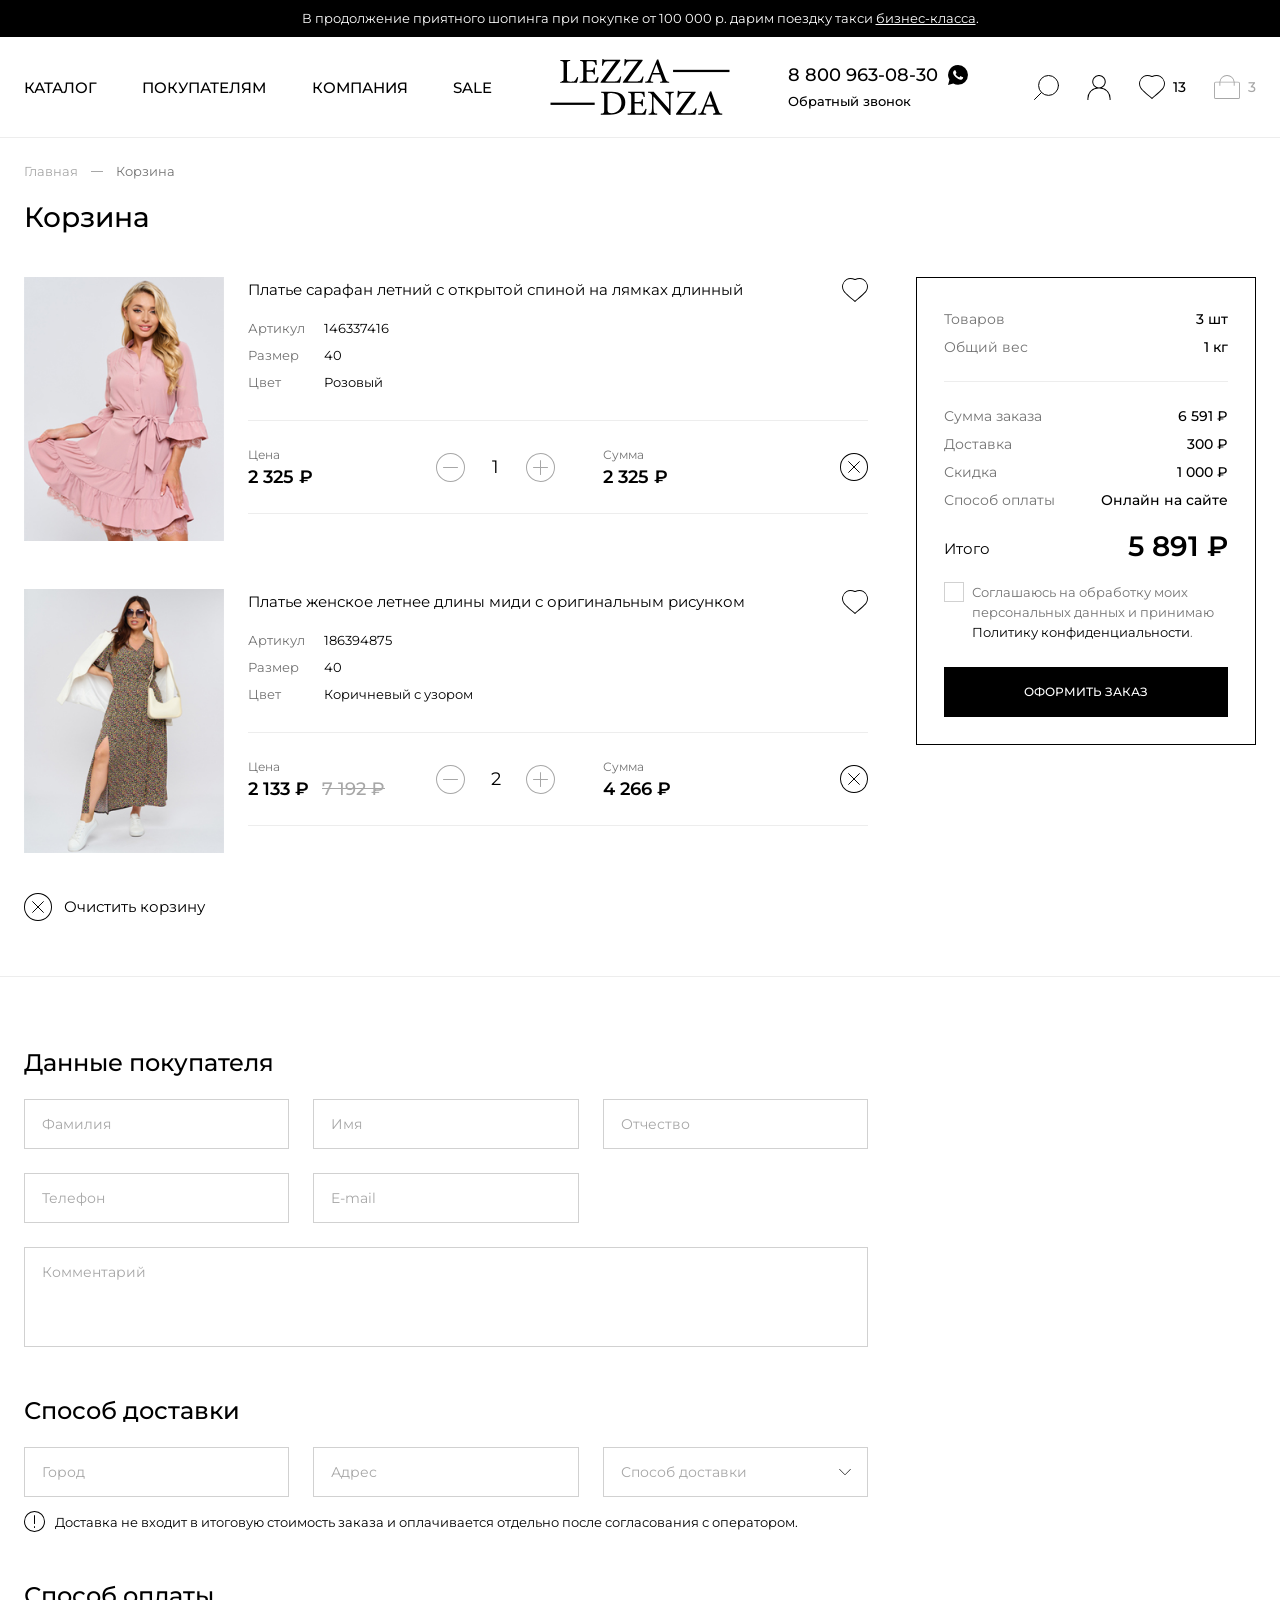
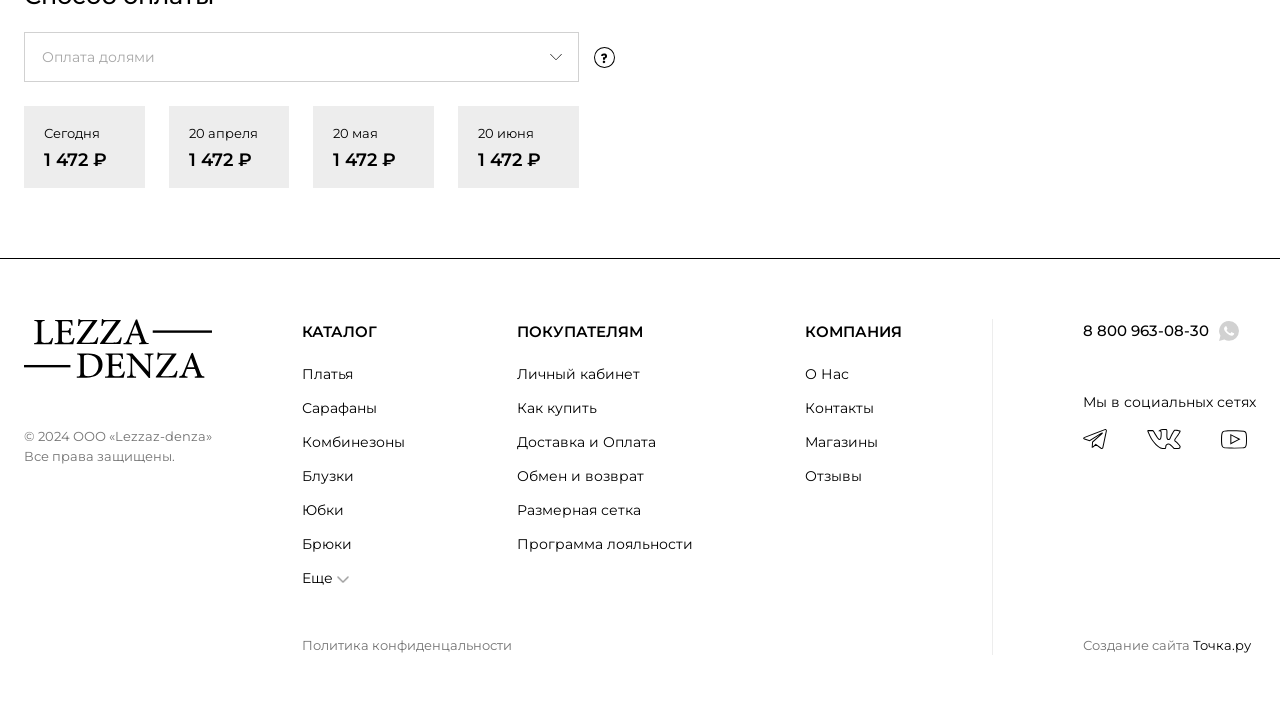
<file: cart.html>
<!DOCTYPE html>
<html lang="ru">
	<head>
		<meta http-equiv="Content-Type" content="text/html; charset=utf-8">

		<!-- Adapting the page for mobile devices -->
		<meta name="viewport" content="width=device-width, initial-scale=1, maximum-scale=1">

		<!-- Prohibition of phone number recognition -->
		<meta name="format-detection" content="telephone=no">
		<meta name="SKYPE_TOOLBAR" content ="SKYPE_TOOLBAR_PARSER_COMPATIBLE">

		<!-- Page title -->
		<title>Заголовок страницы</title>

		<!-- Meta description -->
		<meta name="description" content="">

		<!-- Meta Keywords -->
		<meta name="keywords" content="">

		<!-- Site icon, size 32x32, transparency supported. Recommended format: .ico or .png -->
		<link rel="shortcut icon" href="favicon.png">

		<!-- Changing the color of the mobile browser panel -->
		<meta name="msapplication-TileColor" content="#000000">
		<meta name="theme-color" content="#000000">

		<!-- Connecting fonts from Google -->
		<link rel="preconnect" href="https://fonts.googleapis.com">
		<link rel="preconnect" href="https://fonts.gstatic.com" crossorigin>
		<link href="https://fonts.googleapis.com/css2?family=Montserrat:ital,wght@0,100..900;1,100..900&display=swap" rel="stylesheet">

		<!-- Connecting style files -->
		<link rel="stylesheet" href="css/swiper-bundle.min.css" async>
		<link rel="stylesheet" href="css/swiper.css" async>
		<link rel="stylesheet" href="css/fancybox.css" async>
		<link rel="stylesheet" href="css/ion.rangeSlider.css" async>
		<link rel="stylesheet" href="css/styles.css" async>

		<link rel="stylesheet" href="css/response_1899.css" media="print, (max-width: 1899px)" async>
		<link rel="stylesheet" href="css/response_1439.css" media="print, (max-width: 1439px)" async>
		<link rel="stylesheet" href="css/response_1279.css" media="print, (max-width: 1279px)" async>
		<link rel="stylesheet" href="css/response_1023.css" media="print, (max-width: 1023px)" async>
		<link rel="stylesheet" href="css/response_767.css" media="print, (max-width: 767px)" async>
		<link rel="stylesheet" href="css/response_479.css" media="(max-width: 479px)" async>
	</head>

	<body>
		<div class="wrap">
			<div class="main">
				<section class="top_banner">
					<div class="cont small">
						В продолжение приятного шопинга при покупке от 100 000 р. дарим поездку такси <a href="/">бизнес-класса</a>.
					</div>
				</section>


				<header>
					<div class="cont small row">
						<a href="/" class="logo">
							<img src="images/logo.svg" alt="">
						</a>

						<nav class="menu row">
							<div class="menu_item">
								<a href="/" class="sub_link">КАТАЛОГ</a>

								<div class="sub_menu">
									<div class="cont small">
										<div class="row">
											<div class="col">
												<div><a href="/">Платья</a></div>
												<div><a href="/">Сарафаны</a></div>
											</div>

											<div class="col">
												<div><a href="/">Комбинезоны</a></div>
												<div><a href="/">Блузки</a></div>
											</div>

											<div class="col">
												<div><a href="/">Юбки</a></div>
												<div><a href="/">Брюки</a></div>
											</div>

											<div class="col">
												<div><a href="/">Джинсы</a></div>
												<div><a href="/">Топы</a></div>
											</div>

											<div class="col">
												<div><a href="/">Футболки</a></div>
												<div><a href="/">Вязанный трикотаж</a></div>
											</div>

											<div class="col">
												<div><a href="/">Верхняя одежда</a></div>
											</div>
										</div>
									</div>
								</div>
							</div>

							<div class="menu_item">
								<a href="/">ПОКУПАТЕЛЯМ</a>
							</div>

							<div class="menu_item">
								<a href="/">КОМПАНИЯ</a>
							</div>

							<div class="menu_item">
								<a href="/">SALE</a>
							</div>
						</nav>

						<div class="data">
							<div class="contacts">
								<div class="phone">
									<a href="tel:88009630830">8 800 963-08-30</a>

									<svg class="icon"><use xlink:href="images/sprite.svg#ic_whatsapp"></use></svg>
								</div>

								<button class="callback_btn modal_btn" data-modal="callback_modal">Обратный звонок</button>
							</div>

							<div class="icons">
								<div class="search modal_cont">
									<button class="btn mini_modal_btn" data-modal-id="#search_modal">
										<svg class="icon"><use xlink:href="images/sprite.svg#ic_search"></use></svg>
									</button>

									<div class="mini_modal" id="search_modal">
										<div class="cont small">
											<form action="">
												<input type="text" name="" value="" class="input" placeholder="Поиск">

												<button type="submit" class="submit_btn">
													<svg class="icon"><use xlink:href="images/sprite.svg#ic_search"></use></svg>
												</button>

												<div class="sep"></div>

												<button type="button" class="close_btn">
													<svg class="icon"><use xlink:href="images/sprite.svg#ic_close"></use></svg>
												</button>
											</form>
										</div>
									</div>
								</div>

								<div class="account">
									<button class="btn modal_btn" data-modal="login_modal">
										<svg class="icon"><use xlink:href="images/sprite.svg#ic_user"></use></svg>
									</button>
								</div>

								<div class="favorite">
									<a href="/" class="btn">
										<svg class="icon"><use xlink:href="images/sprite.svg#ic_favorite"></use></svg>
										<span>13</span>
									</a>
								</div>

								<div class="cart">
									<a class="btn active">
										<svg class="icon"><use xlink:href="images/sprite.svg#ic_cart"></use></svg>
										<span>3</span>
									</a>
								</div>

								<button class="mob_menu_btn">
									<span></span>
								</button>
							</div>
						</div>
					</div>
				</header>


				<section class="mob_menu">
					<div class="scroll">
						<div class="menu">
							<div>
								<a href="/" class="sub_link">
									<span>КАТАЛОГ</span>
									<svg class="icon"><use xlink:href="images/sprite.svg#ic_arr_hor"></use></svg>
								</a>

								<div class="sub">
									<div><a href="/">Платья</a></div>

									<div><a href="/">Сарафаны</a></div>

									<div><a href="/">Комбинезоны</a></div>

									<div><a href="/">Блузки</a></div>

									<div><a href="/">Юбки</a></div>

									<div><a href="/">Брюки</a></div>

									<div class="hide">
										<div><a href="/">Джинсы</a></div>

										<div><a href="/">Топы</a></div>

										<div><a href="/">Футболки</a></div>

										<div><a href="/">Вязанный трикотаж</a></div>

										<div><a href="/">Верхняя одежда</a></div>
									</div>

									<button class="spoler_btn">
										<span>Еще</span>
										<span>Свернуть</span>
										<svg class="icon"><use xlink:href="images/sprite.svg#ic_arr_hor"></use></svg>
									</button>
								</div>
							</div>

							<div>
								<a href="/" class="sub_link">
									<span>ПОКУПАТЕЛЯМ</span>
									<svg class="icon"><use xlink:href="images/sprite.svg#ic_arr_hor"></use></svg>
								</a>
							</div>

							<div>
								<a href="/" class="sub_link">
									<span>КОМПАНИЯ</span>
									<svg class="icon"><use xlink:href="images/sprite.svg#ic_arr_hor"></use></svg>
								</a>
							</div>

							<div>
								<a href="/" class="sub_link">
									<span>SALE</span>
								</a>
							</div>
						</div>

						<div class="contacts">
							<div class="phone">
								<a href="tel:88009630830">8 800 963-08-30</a>
							</div>

							<button class="callback_btn modal_btn" data-modal="callback_modal">Обратный звонок</button>

							<div class="socials">
								<a href="mailto:" class="email_link">
									<svg class="icon"><use xlink:href="images/sprite.svg#ic_email"></use></svg>
								</a>

								<a href="/" target="_blank" rel="noopener nofollow" class="whatsapp_link">
									<svg class="icon"><use xlink:href="images/sprite.svg#ic_whatsapp2"></use></svg>
								</a>

								<a href="/" target="_blank" rel="noopener nofollow" class="telegram_link">
									<svg class="icon"><use xlink:href="images/sprite.svg#ic_telegram"></use></svg>
								</a>

								<a href="/" target="_blank" rel="noopener nofollow" class="vk_link">
									<svg class="icon"><use xlink:href="images/sprite.svg#ic_vk"></use></svg>
								</a>
							</div>
						</div>
					</div>
				</section>


				<section class="page_head">
					<div class="cont small">
						<div class="breadcrumbs">
							<a href="/">Главная</a>

							<span class="sep"></span>

							<span class="current">Корзина</span>
						</div>

						<h1 class="page_title">Корзина</h1>
					</div>
				</section>


				<section class="cart_info block border">
					<div class="cont row small">
						<div class="data">
							<div class="list">
								<div class="product">
									<a href="/" class="thumb" target="_blank">
										<img src="images/tmp/cart_product_thumb1.jpg" alt="" loading="lazy">
									</a>

									<div>
										<div class="name">
											<a href="/" target="_blank">Платье сарафан летний с открытой спиной на лямках длинный</a>
										</div>

										<button class="favorite_btn">
											<svg class="icon"><use xlink:href="images/sprite.svg#ic_favorite"></use></svg>

											<svg class="icon"><use xlink:href="images/sprite.svg#ic_favorite_a"></use></svg>
										</button>

										<div class="features">
											<div>
												<div class="label">Артикул</div>
												<div class="val">146337416</div>
											</div>

											<div>
												<div class="label">Размер</div>
												<div class="val">40</div>
											</div>

											<div>
												<div class="label">Цвет</div>
												<div class="val">Розовый</div>
											</div>
										</div>

										<div class="buy">
											<div class="price">
												<div class="label">Цена</div>
												<div class="val">2 325 ₽</div>
											</div>

											<div class="amount">
												<button type="button" class="btn minus">
													<svg class="icon"><use xlink:href="images/sprite.svg#ic_minus"></use></svg>
												</button>

												<input type="text" value="1" class="input" data-minimum="1" data-maximum="99" data-step="1" data-unit="" maxlength="2">

												<button type="button" class="btn plus">
													<svg class="icon"><use xlink:href="images/sprite.svg#ic_plus"></use></svg>
												</button>
											</div>

											<div class="price">
												<div class="label">Сумма</div>
												<div class="val">2 325 ₽</div>
											</div>

											<button class="delete_btn">
												<svg class="icon"><use xlink:href="images/sprite.svg#ic_delete"></use></svg>

												<div class="hover">Удалить товар из корзины</div>
											</button>
										</div>
									</div>
								</div>

								<div class="product">
									<a href="/" class="thumb" target="_blank">
										<img src="images/tmp/cart_product_thumb2.jpg" alt="" loading="lazy">
									</a>

									<div>
										<div class="name">
											<a href="/" target="_blank">Платье женское летнее длины миди с оригинальным рисунком</a>
										</div>

										<button class="favorite_btn">
											<svg class="icon"><use xlink:href="images/sprite.svg#ic_favorite"></use></svg>

											<svg class="icon"><use xlink:href="images/sprite.svg#ic_favorite_a"></use></svg>
										</button>

										<div class="features">
											<div>
												<div class="label">Артикул</div>
												<div class="val">186394875</div>
											</div>

											<div>
												<div class="label">Размер</div>
												<div class="val">40</div>
											</div>

											<div>
												<div class="label">Цвет</div>
												<div class="val">Коричневый с узором</div>
											</div>
										</div>

										<div class="buy">
											<div class="price">
												<div class="label">Цена</div>
												<div class="val">2 133 ₽ <spam class="old">7 192 ₽</spam></div>
											</div>

											<div class="amount">
												<button type="button" class="btn minus">
													<svg class="icon"><use xlink:href="images/sprite.svg#ic_minus"></use></svg>
												</button>

												<input type="text" value="2" class="input" data-minimum="1" data-maximum="99" data-step="1" data-unit="" maxlength="2">

												<button type="button" class="btn plus">
													<svg class="icon"><use xlink:href="images/sprite.svg#ic_plus"></use></svg>
												</button>
											</div>

											<div class="price">
												<div class="label">Сумма</div>
												<div class="val">4 266 ₽</div>
											</div>

											<button class="delete_btn">
												<svg class="icon"><use xlink:href="images/sprite.svg#ic_delete"></use></svg>

												<div class="hover">Удалить товар из корзины</div>
											</button>
										</div>
									</div>
								</div>
							</div>

							<button class="clear_btn">
								<svg class="icon"><use xlink:href="images/sprite.svg#ic_delete"></use></svg>
								<span>Очистить корзину</span>
							</button>
						</div>

						<aside>
							<div class="cart_total">
								<div class="items">
									<div>
										<div class="label">Товаров</div>

										<div class="val">3 шт</div>
									</div>

									<div>
										<div class="label">Общий вес</div>

										<div class="val">1 кг</div>
									</div>

									<div class="sep"></div>

									<div>
										<div class="label">Сумма заказа</div>

										<div class="val">6 591 ₽</div>
									</div>

									<div>
										<div class="label">Доставка</div>

										<div class="val">300 ₽</div>
									</div>

									<div>
										<div class="label">Скидка</div>

										<div class="val">1 000 ₽</div>
									</div>


									<div>
										<div class="label">Способ оплаты</div>

										<div class="val">Онлайн на сайте</div>
									</div>
								</div>

								<div class="total_price">
									<div class="label">Итого</div>

									<div class="price">5 891 ₽</div>
								</div>

								<div class="agree">
									<label class="checkbox">
										<input type="checkbox" name="agree">

										<div class="check">
											<svg class="icon"><use xlink:href="images/sprite.svg#ic_check"></use></svg>
										</div>

										<div>Соглашаюсь на обработку моих персональных данных и принимаю <a href="/" target="_blank">Политику конфиденциальности</a>.</div>
									</label>
								</div>

								<button class="btn scroll_btn" data-anchor="checkout">ОФОРМИТЬ ЗАКАЗ</button>
							</div>
						</aside>
					</div>
				</section>


				<section class="checkout_info block" id="checkout">
					<div class="cont small">
						<form action="" class="form">
							<div class="section">
								<div class="title">Данные покупателя</div>

								<div class="columns">
									<div class="line width1of3">
										<div class="field">
											<input type="text" name="" value="" class="input" placeholder="Фамилия">
										</div>
									</div>

									<div class="line width1of3">
										<div class="field">
											<input type="text" name="" value="" class="input" placeholder="Имя">
										</div>
									</div>

									<div class="line width1of3">
										<div class="field">
											<input type="text" name="" value="" class="input" placeholder="Отчество">
										</div>
									</div>

									<div class="line width1of3">
										<div class="field">
											<input type="tel" name="" value="" class="input" placeholder="Телефон">
										</div>
									</div>

									<div class="line width1of3">
										<div class="field">
											<input type="email" name="" value="" class="input" placeholder="E-mail">
										</div>
									</div>
								</div>

								<div class="line">
									<div class="field">
										<textarea name="" placeholder="Комментарий"></textarea>
									</div>
								</div>
							</div>

							<div class="section">
								<div class="title">Способ доставки</div>

								<div class="columns">
									<div class="line width1of3">
										<div class="field">
											<input type="text" name="" value="" class="input" placeholder="Город">
										</div>
									</div>

									<div class="line width1of3">
										<div class="field">
											<input type="text" name="" value="" class="input" placeholder="Адрес">
										</div>
									</div>

									<div class="line width1of3">
										<div class="field">
											<select name="" data-placeholder="Способ доставки">
												<option value="1">Курьером по Москве</option>
												<option value="2">Служба доставки по России</option>
												<option value="3">Самовывоз</option>
												<option value="3">Доставка почтой</option>
											</select>

											<svg class="arr" width="6" height="12"><use xlink:href="images/sprite.svg#ic_arr_hor"></use></svg>
										</div>
									</div>
								</div>

								<div class="exp">
									<svg class="icon"><use xlink:href="images/sprite.svg#ic_notice"></use></svg>

									<span>Доставка не входит в итоговую стоимость заказа и оплачивается отдельно после согласования с оператором.</span>
								</div>
							</div>

							<div class="section">
								<div class="title">Способ оплаты</div>

								<div class="columns">
									<div class="line width2of3">
										<div class="field">
											<select name="" data-placeholder="Способ оплаты">
												<option value="1" selected>Оплата долями</option>
												<option value="2">Вариант 2</option>
												<option value="3">Вариант 3</option>
											</select>

											<svg class="arr" width="6" height="12"><use xlink:href="images/sprite.svg#ic_arr_hor"></use></svg>

											<div class="tooltip">
												<svg class="icon"><use xlink:href="images/sprite.svg#ic_tooltip"></use></svg>

												<div class="text">Всплывающая подсказка</div>
											</div>
										</div>
									</div>

									<div class="prices width2of3">
										<div class="row">
											<div>
												<div class="label">Сегодня</div>
												<div class="price">1 472 ₽</div>
											</div>

											<div>
												<div class="label">20 апреля</div>
												<div class="price">1 472 ₽</div>
											</div>

											<div>
												<div class="label">20 мая</div>
												<div class="price">1 472 ₽</div>
											</div>

											<div>
												<div class="label">20 июня</div>
												<div class="price">1 472 ₽</div>
											</div>
										</div>
									</div>
								</div>
							</div>
						</form>
					</div>
				</section>
			</div>


			<footer>
				<div class="cont small row">
					<div class="col">
						<div class="logo">
							<img src="images/logo.svg" alt="">
						</div>

						<div class="copyright">&copy; 2024 ООО «Lezzaz-denza»<br> Все права защищены.</div>
					</div>

					<div class="data">
						<div class="links">
							<div class="col">
								<div class="title">КАТАЛОГ</div>

								<div class="items">
									<div><a href="/">Платья</a></div>

									<div><a href="/">Сарафаны</a></div>

									<div><a href="/">Комбинезоны</a></div>

									<div><a href="/">Блузки</a></div>

									<div><a href="/">Юбки</a></div>

									<div><a href="/">Брюки</a></div>

									<div><a href="/">
										<span>Еще</span>
										<svg class="icon"><use xlink:href="images/sprite.svg#ic_arr_hor"></use></svg>
									</a></div>
								</div>
							</div>

							<div class="col">
								<div class="title">ПОКУПАТЕЛЯМ</div>

								<div class="items">
									<div><a href="/">Личный кабинет</a></div>

									<div><a href="/">Как купить</a></div>

									<div><a href="/">Доставка и Оплата</a></div>

									<div><a href="/">Обмен и возврат</a></div>

									<div><a href="/">Размерная сетка</a></div>

									<div><a href="/">Программа лояльности</a></div>
								</div>
							</div>

							<div class="col">
								<div class="title">КОМПАНИЯ</div>

								<div class="items">
									<div><a href="/">О Нас</a></div>

									<div><a href="/"></a>Контакты</a></div>

									<div><a href="/"></a>Магазины</a></div>

									<div><a href="/"></a>Отзывы</a></div>
								</div>
							</div>
						</div>

						<div class="privacy_policy_link">
							<a href="/">Политика конфиденцальности</a>
						</div>
					</div>

					<div class="sep"></div>

					<div class="contacts">
						<div class="phone">
							<a href="tel:88009630830">8 800 963-08-30</a>

							<svg class="icon"><use xlink:href="images/sprite.svg#ic_whatsapp"></use></svg>
						</div>

						<div class="socials">
							<div class="label">Мы в социальных сетях</div>

							<div class="items">
								<a href="/" target="_blank" rel="noopener nofollow" class="telegram_link">
									<svg class="icon"><use xlink:href="images/sprite.svg#ic_telegram"></use></svg>
								</a>

								<a href="/" target="_blank" rel="noopener nofollow" class="vk_link">
									<svg class="icon"><use xlink:href="images/sprite.svg#ic_vk"></use></svg>
								</a>

								<a href="/" target="_blank" rel="noopener nofollow" class="youtube_link">
									<svg class="icon"><use xlink:href="images/sprite.svg#ic_youtube"></use></svg>
								</a>
							</div>
						</div>

						<div class="creator">
							<a href="/" target="_blank" rel="noopener">Создание сайта <span>Точка.ру</span></a>
						</div>
					</div>
				</div>
			</footer>


			<div class="overlay"></div>
		</div>


		<section class="modal" id="callback_modal">
			<div class="modal_title">Обратный звонок</div>

			<form action="" class="form">
				<div class="line">
					<div class="field">
						<input type="text" name="" value="" class="input" placeholder="Имя">
					</div>
				</div>

				<div class="line">
					<div class="field">
						<input type="tel" name="" value="" class="input" placeholder="Телефон">
					</div>
				</div>

				<div class="line agree">
					<label class="checkbox">
						<input type="checkbox" name="agree">

						<div class="check">
							<svg class="icon"><use xlink:href="images/sprite.svg#ic_check"></use></svg>
						</div>

						<div><span>Соглашаюсь на обработку моих персональных данных и принимаю <a href="/" target="_blank">Политику конфиденциальности</a>.</span></div>
					</label>
				</div>

				<div class="submit">
					<button type="submit" class="submit_btn">ОТПРАВИТЬ</button>
				</div>
			</form>
		</section>


		<section class="modal" id="login_modal">
			<div class="modal_title">Авторизация</div>

			<form action="" class="form">
				<div class="line">
					<div class="field">
						<input type="email" name="" value="" class="input" placeholder="E-mail">
						<!-- <input type="email" name="" value="" class="input error" placeholder="E-mail"> -->

						<!-- <div class="error_text">Поле E-mail необходимо заполнить</div> -->
					</div>
				</div>

				<div class="line">
					<div class="field">
						<input type="password" name="" value="" class="input" placeholder="Пароль">
					</div>
				</div>

				<div class="line agree">
					<label class="checkbox">
						<input type="checkbox" name="agree">

						<div class="check">
							<svg class="icon"><use xlink:href="images/sprite.svg#ic_check"></use></svg>
						</div>

						<div><span>Соглашаюсь на обработку моих персональных данных и принимаю <a href="/" target="_blank">Политику конфиденциальности</a>.</span></div>
					</label>
				</div>

				<div class="submit">
					<button type="submit" class="submit_btn">ВОЙТИ</button>

					<button type="button" class="btn modal_btn" data-modal="register_modal">ЗАРЕГИСТРИРОВАТЬСЯ</button>
				</div>
			</form>

			<div class="recovery">
				<button class="btn modal_btn" data-modal="recovery_modal">Напомнить пароль</button>
			</div>
		</section>


		<section class="modal" id="register_modal">
			<div class="modal_title">Регистрация</div>

			<form action="" class="form">
				<div class="line">
					<div class="field">
						<input type="text" name="" value="" class="input" placeholder="Фамилия">
					</div>
				</div>

				<div class="line">
					<div class="field">
						<input type="text" name="" value="" class="input" placeholder="Имя">
					</div>
				</div>

				<div class="line">
					<div class="field">
						<input type="tel" name="" value="" class="input" placeholder="Телефон">
					</div>
				</div>

				<div class="line">
					<div class="field">
						<input type="email" name="" value="" class="input" placeholder="E-mail">
					</div>
				</div>

				<div class="line">
					<div class="field">
						<input type="password" name="" value="" class="input" placeholder="Пароль">
					</div>
				</div>

				<div class="line">
					<div class="field">
						<input type="password" name="" value="" class="input" placeholder="Повторите пароль">
					</div>
				</div>

				<div class="line agree">
					<label class="checkbox">
						<input type="checkbox" name="agree">

						<div class="check">
							<svg class="icon"><use xlink:href="images/sprite.svg#ic_check"></use></svg>
						</div>

						<div><span>Соглашаюсь на обработку моих персональных данных и принимаю <a href="/" target="_blank">Политику конфиденциальности</a>.</span></div>
					</label>
				</div>

				<div class="submit">
					<button type="submit" class="submit_btn">ЗАРЕГИСТРИРОВАТЬЯ</button>
				</div>
			</form>
		</section>


		<section class="modal" id="recovery_modal">
			<div class="modal_title">Восстановление пароля</div>

			<form action="" class="form">
				<div class="line">
					<div class="field">
						<input type="email" name="" value="" class="input" placeholder="E-mail">
						<!-- <input type="email" name="" value="" class="input error" placeholder="E-mail"> -->

						<!-- <div class="error_text">Поле E-mail необходимо заполнить</div> -->
					</div>
				</div>

				<div class="line agree">
					<label class="checkbox">
						<input type="checkbox" name="agree">

						<div class="check">
							<svg class="icon"><use xlink:href="images/sprite.svg#ic_check"></use></svg>
						</div>

						<div><span>Соглашаюсь на обработку моих персональных данных и принимаю <a href="/" target="_blank">Политику конфиденциальности</a>.</span></div>
					</label>
				</div>

				<div class="submit">
					<button type="submit" class="submit_btn">ВОССТАНОВИТЬ</button>
				</div>
			</form>
		</section>


		<!-- Connecting javascript files -->
		<script src="js/jquery-3.6.3.min.js"></script>
		<script src="js/functions.js"></script>
		<script src="js/swiper-bundle.min.js"></script>
		<script src="js/fancybox.js"></script>
		<script src="js/nice-select2.js"></script>
		<script src="js/ion.rangeSlider.min.js"></script>
		<script src="js/imask.js"></script>
		<script src="js/scripts.js"></script>
	</body>
</html>
</file>
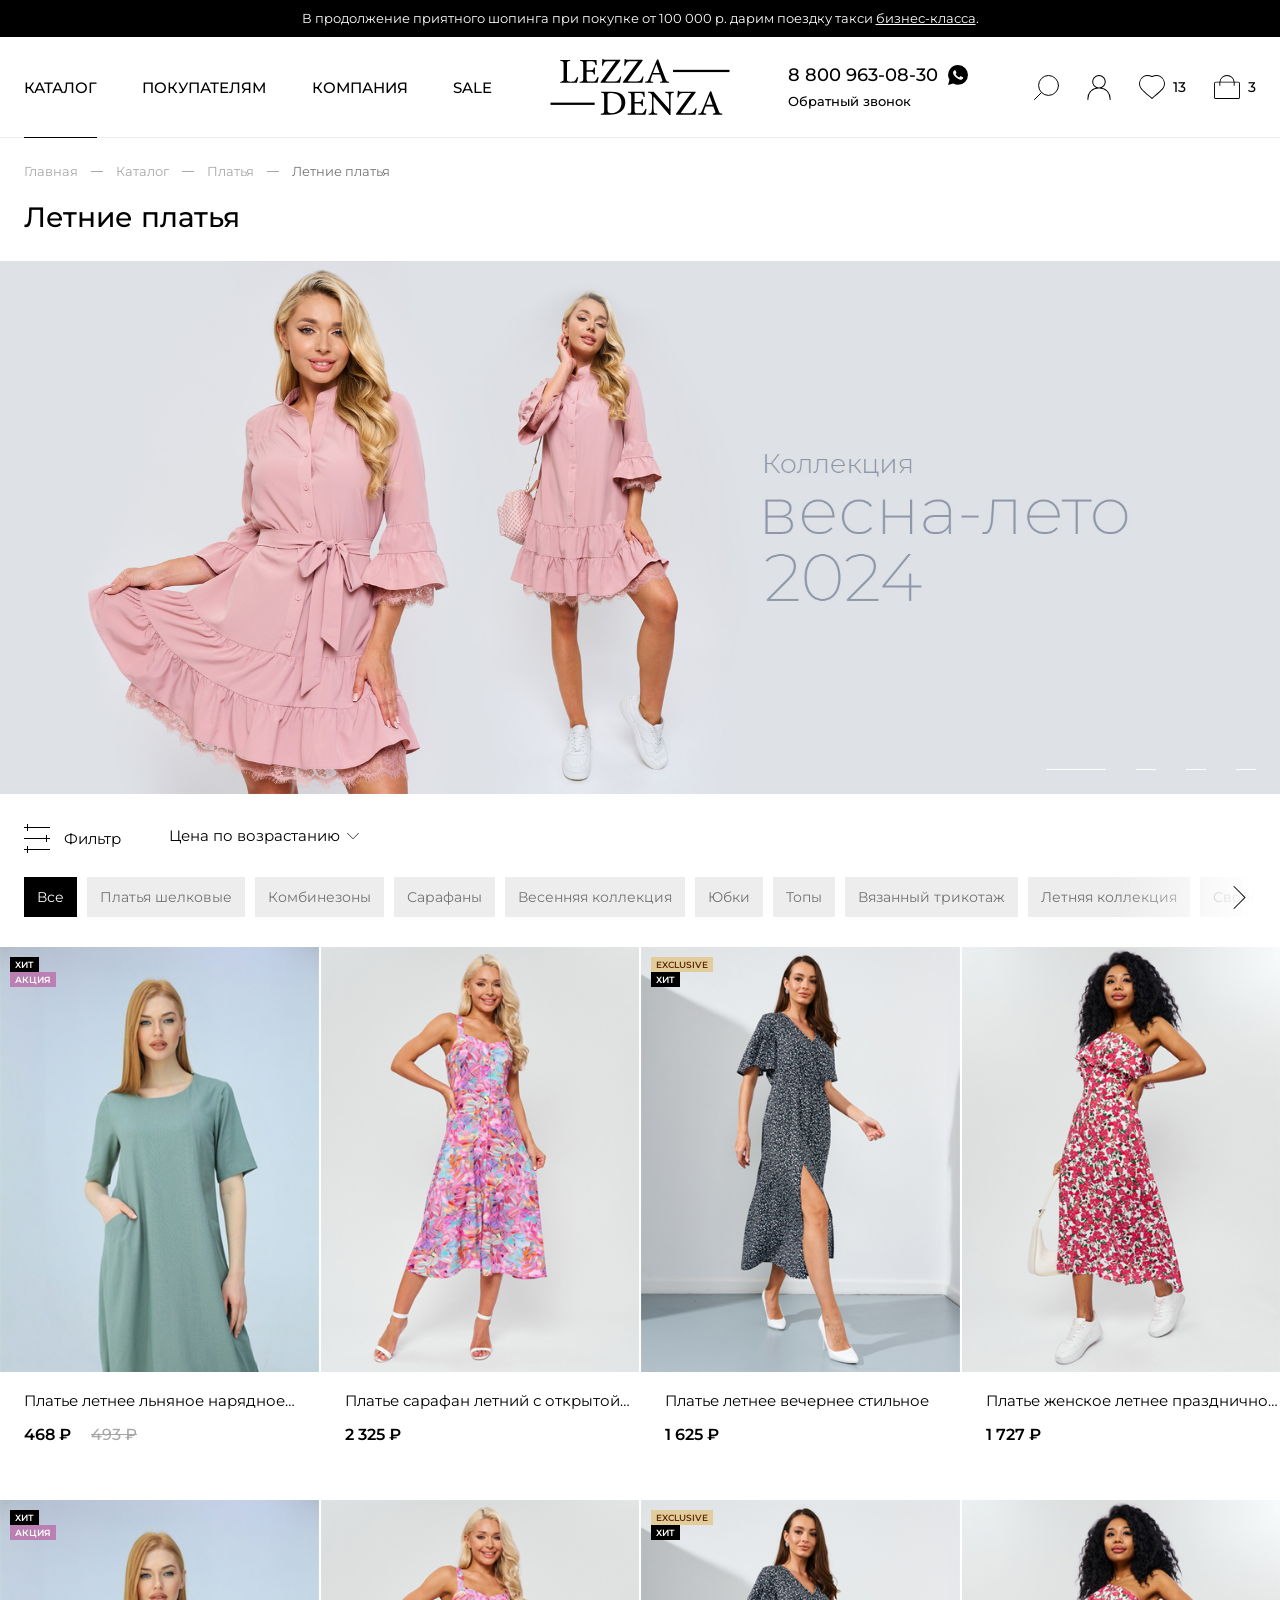
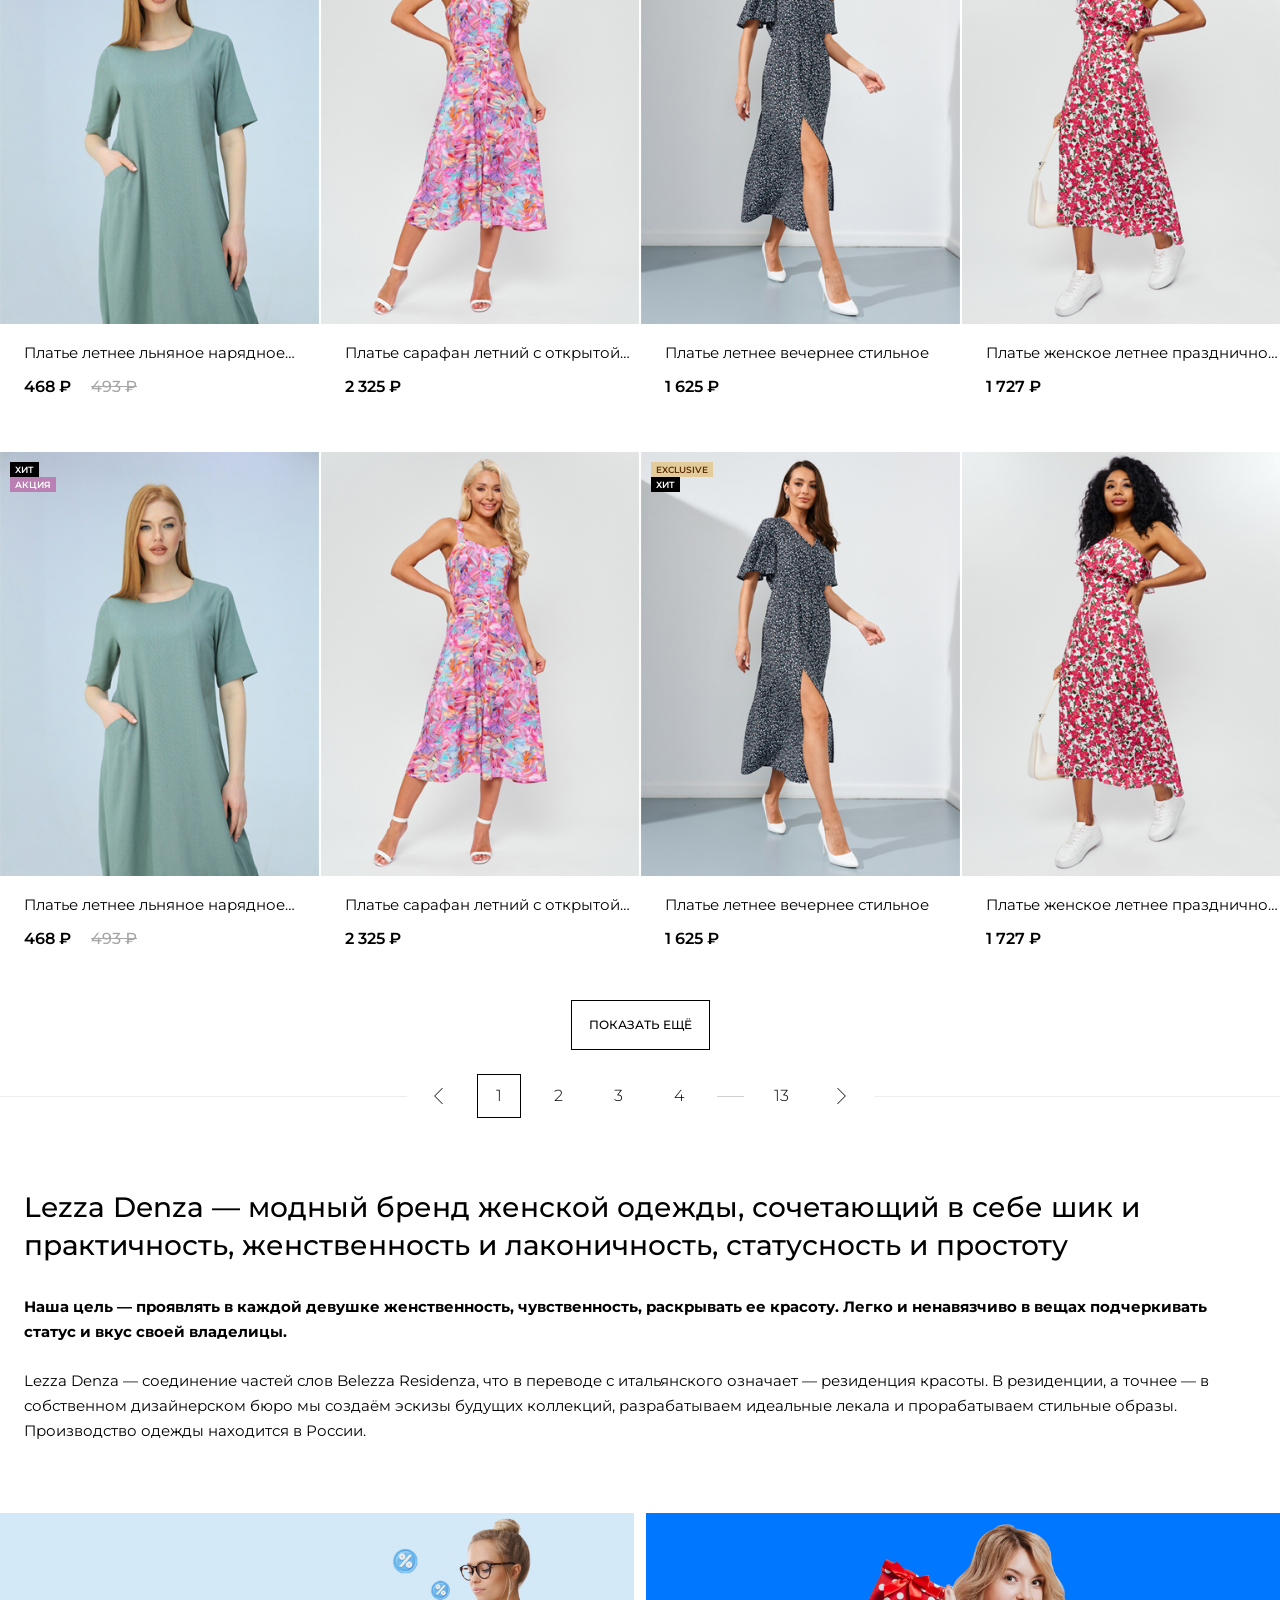
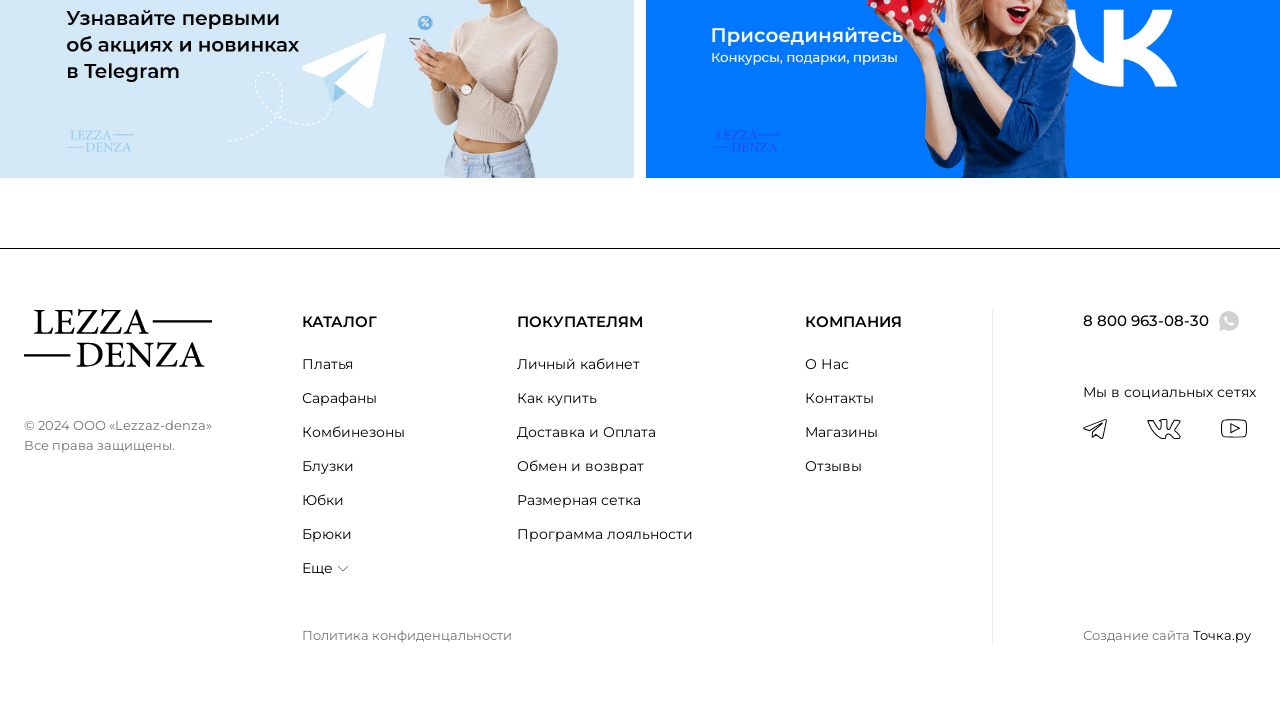
<file: category.html>
<!DOCTYPE html>
<html lang="ru">
	<head>
		<meta http-equiv="Content-Type" content="text/html; charset=utf-8">

		<!-- Adapting the page for mobile devices -->
		<meta name="viewport" content="width=device-width, initial-scale=1, maximum-scale=1">

		<!-- Prohibition of phone number recognition -->
		<meta name="format-detection" content="telephone=no">
		<meta name="SKYPE_TOOLBAR" content ="SKYPE_TOOLBAR_PARSER_COMPATIBLE">

		<!-- Page title -->
		<title>Заголовок страницы</title>

		<!-- Meta description -->
		<meta name="description" content="">

		<!-- Meta Keywords -->
		<meta name="keywords" content="">

		<!-- Site icon, size 32x32, transparency supported. Recommended format: .ico or .png -->
		<link rel="shortcut icon" href="favicon.png">

		<!-- Changing the color of the mobile browser panel -->
		<meta name="msapplication-TileColor" content="#000000">
		<meta name="theme-color" content="#000000">

		<!-- Connecting fonts from Google -->
		<link rel="preconnect" href="https://fonts.googleapis.com">
		<link rel="preconnect" href="https://fonts.gstatic.com" crossorigin>
		<link href="https://fonts.googleapis.com/css2?family=Montserrat:ital,wght@0,100..900;1,100..900&display=swap" rel="stylesheet">

		<!-- Connecting style files -->
		<link rel="stylesheet" href="css/swiper-bundle.min.css" async>
		<link rel="stylesheet" href="css/swiper.css" async>
		<link rel="stylesheet" href="css/fancybox.css" async>
		<link rel="stylesheet" href="css/ion.rangeSlider.css" async>
		<link rel="stylesheet" href="css/styles.css" async>

		<link rel="stylesheet" href="css/response_1899.css" media="print, (max-width: 1899px)" async>
		<link rel="stylesheet" href="css/response_1439.css" media="print, (max-width: 1439px)" async>
		<link rel="stylesheet" href="css/response_1279.css" media="print, (max-width: 1279px)" async>
		<link rel="stylesheet" href="css/response_1023.css" media="print, (max-width: 1023px)" async>
		<link rel="stylesheet" href="css/response_767.css" media="print, (max-width: 767px)" async>
		<link rel="stylesheet" href="css/response_479.css" media="(max-width: 479px)" async>
	</head>

	<body>
		<div class="wrap">
			<div class="main">
				<section class="top_banner">
					<div class="cont small">
						В продолжение приятного шопинга при покупке от 100 000 р. дарим поездку такси <a href="/">бизнес-класса</a>.
					</div>
				</section>


				<header>
					<div class="cont small row">
						<a href="/" class="logo">
							<img src="images/logo.svg" alt="">
						</a>

						<nav class="menu row">
							<div class="menu_item">
								<a class="sub_link active">КАТАЛОГ</a>

								<div class="sub_menu">
									<div class="cont small">
										<div class="row">
											<div class="col">
												<div><a href="/">Платья</a></div>
												<div><a href="/">Сарафаны</a></div>
											</div>

											<div class="col">
												<div><a href="/">Комбинезоны</a></div>
												<div><a href="/">Блузки</a></div>
											</div>

											<div class="col">
												<div><a href="/">Юбки</a></div>
												<div><a href="/">Брюки</a></div>
											</div>

											<div class="col">
												<div><a href="/">Джинсы</a></div>
												<div><a href="/">Топы</a></div>
											</div>

											<div class="col">
												<div><a href="/">Футболки</a></div>
												<div><a href="/">Вязанный трикотаж</a></div>
											</div>

											<div class="col">
												<div><a href="/">Верхняя одежда</a></div>
											</div>
										</div>
									</div>
								</div>
							</div>

							<div class="menu_item">
								<a href="/">ПОКУПАТЕЛЯМ</a>
							</div>

							<div class="menu_item">
								<a href="/">КОМПАНИЯ</a>
							</div>

							<div class="menu_item">
								<a href="/">SALE</a>
							</div>
						</nav>

						<div class="data">
							<div class="contacts">
								<div class="phone">
									<a href="tel:88009630830">8 800 963-08-30</a>

									<svg class="icon"><use xlink:href="images/sprite.svg#ic_whatsapp"></use></svg>
								</div>

								<button class="callback_btn modal_btn" data-modal="callback_modal">Обратный звонок</button>
							</div>

							<div class="icons">
								<div class="search modal_cont">
									<button class="btn mini_modal_btn" data-modal-id="#search_modal">
										<svg class="icon"><use xlink:href="images/sprite.svg#ic_search"></use></svg>
									</button>

									<div class="mini_modal" id="search_modal">
										<div class="cont small">
											<form action="">
												<input type="text" name="" value="" class="input" placeholder="Поиск">

												<button type="submit" class="submit_btn">
													<svg class="icon"><use xlink:href="images/sprite.svg#ic_search"></use></svg>
												</button>

												<div class="sep"></div>

												<button type="button" class="close_btn">
													<svg class="icon"><use xlink:href="images/sprite.svg#ic_close"></use></svg>
												</button>
											</form>
										</div>
									</div>
								</div>

								<div class="account">
									<button class="btn modal_btn" data-modal="login_modal">
										<svg class="icon"><use xlink:href="images/sprite.svg#ic_user"></use></svg>
									</button>
								</div>

								<div class="favorite">
									<a href="/" class="btn">
										<svg class="icon"><use xlink:href="images/sprite.svg#ic_favorite"></use></svg>
										<span>13</span>
									</a>
								</div>

								<div class="cart">
									<a href="/" class="btn">
										<svg class="icon"><use xlink:href="images/sprite.svg#ic_cart"></use></svg>
										<span>3</span>
									</a>
								</div>

								<button class="mob_menu_btn">
									<span></span>
								</button>
							</div>
						</div>
					</div>
				</header>


				<section class="mob_menu">
					<div class="scroll">
						<div class="menu">
							<div>
								<a href="/" class="sub_link">
									<span>КАТАЛОГ</span>
									<svg class="icon"><use xlink:href="images/sprite.svg#ic_arr_hor"></use></svg>
								</a>

								<div class="sub">
									<div><a href="/">Платья</a></div>

									<div><a href="/">Сарафаны</a></div>

									<div><a href="/">Комбинезоны</a></div>

									<div><a href="/">Блузки</a></div>

									<div><a href="/">Юбки</a></div>

									<div><a href="/">Брюки</a></div>

									<div class="hide">
										<div><a href="/">Джинсы</a></div>

										<div><a href="/">Топы</a></div>

										<div><a href="/">Футболки</a></div>

										<div><a href="/">Вязанный трикотаж</a></div>

										<div><a href="/">Верхняя одежда</a></div>
									</div>

									<button class="spoler_btn">
										<span>Еще</span>
										<span>Свернуть</span>
										<svg class="icon"><use xlink:href="images/sprite.svg#ic_arr_hor"></use></svg>
									</button>
								</div>
							</div>

							<div>
								<a href="/" class="sub_link">
									<span>ПОКУПАТЕЛЯМ</span>
									<svg class="icon"><use xlink:href="images/sprite.svg#ic_arr_hor"></use></svg>
								</a>
							</div>

							<div>
								<a href="/" class="sub_link">
									<span>КОМПАНИЯ</span>
									<svg class="icon"><use xlink:href="images/sprite.svg#ic_arr_hor"></use></svg>
								</a>
							</div>

							<div>
								<a href="/" class="sub_link">
									<span>SALE</span>
								</a>
							</div>
						</div>

						<div class="contacts">
							<div class="phone">
								<a href="tel:88009630830">8 800 963-08-30</a>
							</div>

							<button class="callback_btn modal_btn" data-modal="callback_modal">Обратный звонок</button>

							<div class="socials">
								<a href="mailto:" class="email_link">
									<svg class="icon"><use xlink:href="images/sprite.svg#ic_email"></use></svg>
								</a>

								<a href="/" target="_blank" rel="noopener nofollow" class="whatsapp_link">
									<svg class="icon"><use xlink:href="images/sprite.svg#ic_whatsapp2"></use></svg>
								</a>

								<a href="/" target="_blank" rel="noopener nofollow" class="telegram_link">
									<svg class="icon"><use xlink:href="images/sprite.svg#ic_telegram"></use></svg>
								</a>

								<a href="/" target="_blank" rel="noopener nofollow" class="vk_link">
									<svg class="icon"><use xlink:href="images/sprite.svg#ic_vk"></use></svg>
								</a>
							</div>
						</div>
					</div>
				</section>


				<section class="page_head">
					<div class="cont padding">
						<div class="breadcrumbs">
							<a href="/">Главная</a>

							<span class="sep"></span>

							<a href="/">Каталог</a>

							<span class="sep"></span>

							<a href="/">Платья</a>

							<span class="sep"></span>

							<span class="current">Летние платья</span>
						</div>

						<h1 class="page_title small_m_bottom">Летние платья</h1>
					</div>
				</section>


				<section class="banners_slider block small_m">
					<div class="cont">
						<div class="swiper">
							<div class="swiper-wrapper">
								<div class="swiper-slide">
									<a href="/" class="banner">
										<img src="images/tmp/banner_slider_img2.jpg" alt="" loading="lazy">
									</a>
								</div>

								<div class="swiper-slide">
									<a href="/" class="banner">
										<img src="images/tmp/banner_slider_img2.jpg" alt="" loading="lazy">
									</a>
								</div>

								<div class="swiper-slide">
									<a href="/" class="banner">
										<img src="images/tmp/banner_slider_img2.jpg" alt="" loading="lazy">
									</a>
								</div>

								<div class="swiper-slide">
									<a href="/" class="banner">
										<img src="images/tmp/banner_slider_img2.jpg" alt="" loading="lazy">
									</a>
								</div>
							</div>

							<div class="swiper-pagination"></div>
						</div>
					</div>
				</section>


				<section class="products_head">
					<div class="cont padding row">
						<button class="filter_btn">
							<svg class="icon"><use xlink:href="images/sprite.svg#ic_filter"></use></svg>
							<span>Фильтр</span>
						</button>

						<div class="sort">
							<div class="field">
								<select name="">
									<option value="1" selected>Цена по возрастанию</option>
									<option value="2">Цена по убыванию</option>
									<option value="3">Сначала популярные</option>
									<option value="4">Сначала скидка</option>
									<option value="5">По новинкам</option>
								</select>

								<svg class="arr" width="6" height="12"><use xlink:href="images/sprite.svg#ic_arr_hor"></use></svg>
							</div>
						</div>

						<!-- <div class="limit">
							<div class="label">Товары на странице:</div>

							<div class="field">
								<select name="">
									<option value="20" selected>20</option>
									<option value="20">20</option>
									<option value="20">20</option>
								</select>

								<svg class="arr" width="6" height="12"><use xlink:href="images/sprite.svg#ic_arr_hor"></use></svg>
							</div>
						</div> -->

						<div class="links">
							<div class="swiper">
								<div class="swiper-wrapper">
									<div class="swiper-slide">
										<a class="active">Все</a>
									</div>

									<div class="swiper-slide">
										<a href="/">Платья шелковые</a>
									</div>

									<div class="swiper-slide">
										<a href="/">Комбинезоны</a>
									</div>

									<div class="swiper-slide">
										<a href="/">Сарафаны</a>
									</div>

									<div class="swiper-slide">
										<a href="/">Весенняя коллекция</a>
									</div>

									<div class="swiper-slide">
										<a href="/">Юбки</a>
									</div>

									<div class="swiper-slide">
										<a href="/">Топы</a>
									</div>

									<div class="swiper-slide">
										<a href="/">Вязанный трикотаж</a>
									</div>

									<div class="swiper-slide">
										<a href="/">Летняя коллекция</a>
									</div>

									<div class="swiper-slide">
										<a href="/">Свободный крой</a>
									</div>

									<div class="swiper-slide">
										<a href="/">На пуговицах</a>
									</div>

									<div class="swiper-slide">
										<a href="/">С поясом</a>
									</div>

									<div class="swiper-slide">
										<a href="/">Объемные рукава</a>
									</div>

									<div class="swiper-slide">
										<a href="/">Корпора</a>
									</div>

									<div class="swiper-slide">
										<a href="/">Платья шелковые</a>
									</div>

									<div class="swiper-slide">
										<a href="/">Комбинезоны</a>
									</div>

									<div class="swiper-slide">
										<a href="/">Сарафаны</a>
									</div>

									<div class="swiper-slide">
										<a href="/">Весенняя коллекция</a>
									</div>

									<div class="swiper-slide">
										<a href="/">Юбки</a>
									</div>

									<div class="swiper-slide">
										<a href="/">Топы</a>
									</div>

									<div class="swiper-slide">
										<a href="/">Вязанный трикотаж</a>
									</div>

									<div class="swiper-slide">
										<a href="/">Летняя коллекция</a>
									</div>

									<div class="swiper-slide">
										<a href="/">Свободный крой</a>
									</div>

									<div class="swiper-slide">
										<a href="/">На пуговицах</a>
									</div>

									<div class="swiper-slide">
										<a href="/">С поясом</a>
									</div>

									<div class="swiper-slide">
										<a href="/">Объемные рукава</a>
									</div>

									<div class="swiper-slide">
										<a href="/">Корпора</a>
									</div>
								</div>

								<button class="swiper-button-prev">
									<svg class="icon"><use xlink:href="images/sprite.svg#ic_arr_hor"></use></svg>
								</button>

								<button class="swiper-button-next">
									<svg class="icon"><use xlink:href="images/sprite.svg#ic_arr_hor"></use></svg>
								</button>
							</div>
						</div>
					</div>
				</section>


				<section class="products block">
					<div class="cont">
						<div class="row">
							<div class="product">
								<div class="stickers">
									<div><div class="sticker black">ХИТ</div></div>
									<div><div class="sticker purple">АКЦИЯ</div></div>
								</div>

								<div class="thumb">
									<a href="/">
										<img src="images/tmp/product_thumb6.jpg" alt="" loading="lazy">
									</a>

									<div class="data">
										<div class="sizes">
											<label class="size">
												<input type="radio" name="product6_size">
												<div>42</div>
											</label>

											<label class="size">
												<input type="radio" name="product6_size">
												<div>44</div>
											</label>

											<label class="size">
												<input type="radio" name="product6_size">
												<div>46</div>
											</label>

											<label class="size">
												<input type="radio" name="product6_size">
												<div>48</div>
											</label>

											<label class="size">
												<input type="radio" name="product6_size">
												<div>50</div>
											</label>

											<label class="size">
												<input type="radio" name="product6_size">
												<div>52</div>
											</label>

											<label class="size">
												<input type="radio" name="product6_size">
												<div>54</div>
											</label>

											<label class="size">
												<input type="radio" name="product6_size">
												<div>56</div>
											</label>
										</div>

										<button class="buy_btn">
											<svg class="icon"><use xlink:href="images/sprite.svg#ic_cart"></use></svg>

											<svg class="icon"><use xlink:href="images/sprite.svg#ic_cart_a"></use></svg>
										</button>

										<button class="favorite_btn">
											<svg class="icon"><use xlink:href="images/sprite.svg#ic_favorite"></use></svg>

											<svg class="icon"><use xlink:href="images/sprite.svg#ic_favorite_a"></use></svg>
										</button>
									</div>
								</div>

								<div class="info">
									<div class="name">
										<a href="/">Платье летнее льняное нарядное миди</a>
									</div>

									<div class="price">468 ₽ <span class="old">493 ₽</span></div>
								</div>
							</div>

							<div class="product">
								<div class="thumb">
									<a href="/">
										<img src="images/tmp/product_thumb7.jpg" alt="" loading="lazy">
									</a>

									<div class="data">
										<div class="sizes">
											<label class="size">
												<input type="radio" name="product7_size">
												<div>42</div>
											</label>

											<label class="size">
												<input type="radio" name="product7_size">
												<div>44</div>
											</label>

											<label class="size">
												<input type="radio" name="product7_size">
												<div>46</div>
											</label>

											<label class="size">
												<input type="radio" name="product7_size">
												<div>48</div>
											</label>

											<label class="size">
												<input type="radio" name="product7_size">
												<div>50</div>
											</label>

											<label class="size">
												<input type="radio" name="product7_size">
												<div>52</div>
											</label>

											<label class="size">
												<input type="radio" name="product7_size">
												<div>54</div>
											</label>

											<label class="size">
												<input type="radio" name="product7_size">
												<div>56</div>
											</label>
										</div>

										<button class="buy_btn">
											<svg class="icon"><use xlink:href="images/sprite.svg#ic_cart"></use></svg>

											<svg class="icon"><use xlink:href="images/sprite.svg#ic_cart_a"></use></svg>
										</button>

										<button class="favorite_btn">
											<svg class="icon"><use xlink:href="images/sprite.svg#ic_favorite"></use></svg>

											<svg class="icon"><use xlink:href="images/sprite.svg#ic_favorite_a"></use></svg>
										</button>
									</div>
								</div>

								<div class="info">
									<div class="name">
										<a href="/">Платье сарафан летний с открытой спиной на лямках длинный</a>
									</div>

									<div class="price">2 325 ₽</div>
								</div>
							</div>

							<div class="product">
								<div class="stickers">
									<div><div class="sticker yellow">EXCLUSIVE</div></div>
									<div><div class="sticker black">ХИТ</div></div>
								</div>

								<div class="thumb">
									<a href="/">
										<img src="images/tmp/product_thumb8.jpg" alt="" loading="lazy">
									</a>

									<div class="data">
										<div class="sizes">
											<label class="size">
												<input type="radio" name="product8_size">
												<div>42</div>
											</label>

											<label class="size">
												<input type="radio" name="product8_size">
												<div>44</div>
											</label>

											<label class="size">
												<input type="radio" name="product8_size">
												<div>46</div>
											</label>

											<label class="size">
												<input type="radio" name="product8_size">
												<div>48</div>
											</label>

											<label class="size">
												<input type="radio" name="product8_size">
												<div>50</div>
											</label>

											<label class="size">
												<input type="radio" name="product8_size">
												<div>52</div>
											</label>

											<label class="size">
												<input type="radio" name="product8_size">
												<div>54</div>
											</label>

											<label class="size">
												<input type="radio" name="product8_size">
												<div>56</div>
											</label>
										</div>

										<button class="buy_btn">
											<svg class="icon"><use xlink:href="images/sprite.svg#ic_cart"></use></svg>

											<svg class="icon"><use xlink:href="images/sprite.svg#ic_cart_a"></use></svg>
										</button>

										<button class="favorite_btn">
											<svg class="icon"><use xlink:href="images/sprite.svg#ic_favorite"></use></svg>

											<svg class="icon"><use xlink:href="images/sprite.svg#ic_favorite_a"></use></svg>
										</button>
									</div>
								</div>

								<div class="info">
									<div class="name">
										<a href="/">Платье летнее вечернее стильное</a>
									</div>

									<div class="price">1 625 ₽</div>
								</div>
							</div>

							<div class="product">
								<div class="thumb">
									<a href="/">
										<img src="images/tmp/product_thumb9.jpg" alt="" loading="lazy">
									</a>

									<div class="data">
										<div class="sizes">
											<label class="size">
												<input type="radio" name="product9_size">
												<div>42</div>
											</label>

											<label class="size">
												<input type="radio" name="product9_size">
												<div>44</div>
											</label>

											<label class="size">
												<input type="radio" name="product9_size">
												<div>46</div>
											</label>

											<label class="size">
												<input type="radio" name="product9_size">
												<div>48</div>
											</label>

											<label class="size">
												<input type="radio" name="product9_size">
												<div>50</div>
											</label>

											<label class="size">
												<input type="radio" name="product9_size">
												<div>52</div>
											</label>

											<label class="size">
												<input type="radio" name="product9_size">
												<div>54</div>
											</label>

											<label class="size">
												<input type="radio" name="product9_size">
												<div>56</div>
											</label>
										</div>

										<button class="buy_btn">
											<svg class="icon"><use xlink:href="images/sprite.svg#ic_cart"></use></svg>

											<svg class="icon"><use xlink:href="images/sprite.svg#ic_cart_a"></use></svg>
										</button>

										<button class="favorite_btn">
											<svg class="icon"><use xlink:href="images/sprite.svg#ic_favorite"></use></svg>

											<svg class="icon"><use xlink:href="images/sprite.svg#ic_favorite_a"></use></svg>
										</button>
									</div>
								</div>

								<div class="info">
									<div class="name">
										<a href="/">Платье женское летнее праздничное стильное миди в цветочек</a>
									</div>

									<div class="price">1 727 ₽</div>
								</div>
							</div>

							<div class="product">
								<div class="stickers">
									<div><div class="sticker black">ХИТ</div></div>
									<div><div class="sticker purple">АКЦИЯ</div></div>
								</div>

								<div class="thumb">
									<a href="/">
										<img src="images/tmp/product_thumb6.jpg" alt="" loading="lazy">
									</a>

									<div class="data">
										<div class="sizes">
											<label class="size">
												<input type="radio" name="product6_size">
												<div>42</div>
											</label>

											<label class="size">
												<input type="radio" name="product6_size">
												<div>44</div>
											</label>

											<label class="size">
												<input type="radio" name="product6_size">
												<div>46</div>
											</label>

											<label class="size">
												<input type="radio" name="product6_size">
												<div>48</div>
											</label>

											<label class="size">
												<input type="radio" name="product6_size">
												<div>50</div>
											</label>

											<label class="size">
												<input type="radio" name="product6_size">
												<div>52</div>
											</label>

											<label class="size">
												<input type="radio" name="product6_size">
												<div>54</div>
											</label>

											<label class="size">
												<input type="radio" name="product6_size">
												<div>56</div>
											</label>
										</div>

										<button class="buy_btn">
											<svg class="icon"><use xlink:href="images/sprite.svg#ic_cart"></use></svg>

											<svg class="icon"><use xlink:href="images/sprite.svg#ic_cart_a"></use></svg>
										</button>

										<button class="favorite_btn">
											<svg class="icon"><use xlink:href="images/sprite.svg#ic_favorite"></use></svg>

											<svg class="icon"><use xlink:href="images/sprite.svg#ic_favorite_a"></use></svg>
										</button>
									</div>
								</div>

								<div class="info">
									<div class="name">
										<a href="/">Платье летнее льняное нарядное миди</a>
									</div>

									<div class="price">468 ₽ <span class="old">493 ₽</span></div>
								</div>
							</div>

							<div class="product">
								<div class="thumb">
									<a href="/">
										<img src="images/tmp/product_thumb7.jpg" alt="" loading="lazy">
									</a>

									<div class="data">
										<div class="sizes">
											<label class="size">
												<input type="radio" name="product7_size">
												<div>42</div>
											</label>

											<label class="size">
												<input type="radio" name="product7_size">
												<div>44</div>
											</label>

											<label class="size">
												<input type="radio" name="product7_size">
												<div>46</div>
											</label>

											<label class="size">
												<input type="radio" name="product7_size">
												<div>48</div>
											</label>

											<label class="size">
												<input type="radio" name="product7_size">
												<div>50</div>
											</label>

											<label class="size">
												<input type="radio" name="product7_size">
												<div>52</div>
											</label>

											<label class="size">
												<input type="radio" name="product7_size">
												<div>54</div>
											</label>

											<label class="size">
												<input type="radio" name="product7_size">
												<div>56</div>
											</label>
										</div>

										<button class="buy_btn">
											<svg class="icon"><use xlink:href="images/sprite.svg#ic_cart"></use></svg>

											<svg class="icon"><use xlink:href="images/sprite.svg#ic_cart_a"></use></svg>
										</button>

										<button class="favorite_btn">
											<svg class="icon"><use xlink:href="images/sprite.svg#ic_favorite"></use></svg>

											<svg class="icon"><use xlink:href="images/sprite.svg#ic_favorite_a"></use></svg>
										</button>
									</div>
								</div>

								<div class="info">
									<div class="name">
										<a href="/">Платье сарафан летний с открытой спиной на лямках длинный</a>
									</div>

									<div class="price">2 325 ₽</div>
								</div>
							</div>

							<div class="product">
								<div class="stickers">
									<div><div class="sticker yellow">EXCLUSIVE</div></div>
									<div><div class="sticker black">ХИТ</div></div>
								</div>

								<div class="thumb">
									<a href="/">
										<img src="images/tmp/product_thumb8.jpg" alt="" loading="lazy">
									</a>

									<div class="data">
										<div class="sizes">
											<label class="size">
												<input type="radio" name="product8_size">
												<div>42</div>
											</label>

											<label class="size">
												<input type="radio" name="product8_size">
												<div>44</div>
											</label>

											<label class="size">
												<input type="radio" name="product8_size">
												<div>46</div>
											</label>

											<label class="size">
												<input type="radio" name="product8_size">
												<div>48</div>
											</label>

											<label class="size">
												<input type="radio" name="product8_size">
												<div>50</div>
											</label>

											<label class="size">
												<input type="radio" name="product8_size">
												<div>52</div>
											</label>

											<label class="size">
												<input type="radio" name="product8_size">
												<div>54</div>
											</label>

											<label class="size">
												<input type="radio" name="product8_size">
												<div>56</div>
											</label>
										</div>

										<button class="buy_btn">
											<svg class="icon"><use xlink:href="images/sprite.svg#ic_cart"></use></svg>

											<svg class="icon"><use xlink:href="images/sprite.svg#ic_cart_a"></use></svg>
										</button>

										<button class="favorite_btn">
											<svg class="icon"><use xlink:href="images/sprite.svg#ic_favorite"></use></svg>

											<svg class="icon"><use xlink:href="images/sprite.svg#ic_favorite_a"></use></svg>
										</button>
									</div>
								</div>

								<div class="info">
									<div class="name">
										<a href="/">Платье летнее вечернее стильное</a>
									</div>

									<div class="price">1 625 ₽</div>
								</div>
							</div>

							<div class="product">
								<div class="thumb">
									<a href="/">
										<img src="images/tmp/product_thumb9.jpg" alt="" loading="lazy">
									</a>

									<div class="data">
										<div class="sizes">
											<label class="size">
												<input type="radio" name="product9_size">
												<div>42</div>
											</label>

											<label class="size">
												<input type="radio" name="product9_size">
												<div>44</div>
											</label>

											<label class="size">
												<input type="radio" name="product9_size">
												<div>46</div>
											</label>

											<label class="size">
												<input type="radio" name="product9_size">
												<div>48</div>
											</label>

											<label class="size">
												<input type="radio" name="product9_size">
												<div>50</div>
											</label>

											<label class="size">
												<input type="radio" name="product9_size">
												<div>52</div>
											</label>

											<label class="size">
												<input type="radio" name="product9_size">
												<div>54</div>
											</label>

											<label class="size">
												<input type="radio" name="product9_size">
												<div>56</div>
											</label>
										</div>

										<button class="buy_btn">
											<svg class="icon"><use xlink:href="images/sprite.svg#ic_cart"></use></svg>

											<svg class="icon"><use xlink:href="images/sprite.svg#ic_cart_a"></use></svg>
										</button>

										<button class="favorite_btn">
											<svg class="icon"><use xlink:href="images/sprite.svg#ic_favorite"></use></svg>

											<svg class="icon"><use xlink:href="images/sprite.svg#ic_favorite_a"></use></svg>
										</button>
									</div>
								</div>

								<div class="info">
									<div class="name">
										<a href="/">Платье женское летнее праздничное стильное миди в цветочек</a>
									</div>

									<div class="price">1 727 ₽</div>
								</div>
							</div>

							<div class="product">
								<div class="stickers">
									<div><div class="sticker black">ХИТ</div></div>
									<div><div class="sticker purple">АКЦИЯ</div></div>
								</div>

								<div class="thumb">
									<a href="/">
										<img src="images/tmp/product_thumb6.jpg" alt="" loading="lazy">
									</a>

									<div class="data">
										<div class="sizes">
											<label class="size">
												<input type="radio" name="product6_size">
												<div>42</div>
											</label>

											<label class="size">
												<input type="radio" name="product6_size">
												<div>44</div>
											</label>

											<label class="size">
												<input type="radio" name="product6_size">
												<div>46</div>
											</label>

											<label class="size">
												<input type="radio" name="product6_size">
												<div>48</div>
											</label>

											<label class="size">
												<input type="radio" name="product6_size">
												<div>50</div>
											</label>

											<label class="size">
												<input type="radio" name="product6_size">
												<div>52</div>
											</label>

											<label class="size">
												<input type="radio" name="product6_size">
												<div>54</div>
											</label>

											<label class="size">
												<input type="radio" name="product6_size">
												<div>56</div>
											</label>
										</div>

										<button class="buy_btn">
											<svg class="icon"><use xlink:href="images/sprite.svg#ic_cart"></use></svg>

											<svg class="icon"><use xlink:href="images/sprite.svg#ic_cart_a"></use></svg>
										</button>

										<button class="favorite_btn">
											<svg class="icon"><use xlink:href="images/sprite.svg#ic_favorite"></use></svg>

											<svg class="icon"><use xlink:href="images/sprite.svg#ic_favorite_a"></use></svg>
										</button>
									</div>
								</div>

								<div class="info">
									<div class="name">
										<a href="/">Платье летнее льняное нарядное миди</a>
									</div>

									<div class="price">468 ₽ <span class="old">493 ₽</span></div>
								</div>
							</div>

							<div class="product">
								<div class="thumb">
									<a href="/">
										<img src="images/tmp/product_thumb7.jpg" alt="" loading="lazy">
									</a>

									<div class="data">
										<div class="sizes">
											<label class="size">
												<input type="radio" name="product7_size">
												<div>42</div>
											</label>

											<label class="size">
												<input type="radio" name="product7_size">
												<div>44</div>
											</label>

											<label class="size">
												<input type="radio" name="product7_size">
												<div>46</div>
											</label>

											<label class="size">
												<input type="radio" name="product7_size">
												<div>48</div>
											</label>

											<label class="size">
												<input type="radio" name="product7_size">
												<div>50</div>
											</label>

											<label class="size">
												<input type="radio" name="product7_size">
												<div>52</div>
											</label>

											<label class="size">
												<input type="radio" name="product7_size">
												<div>54</div>
											</label>

											<label class="size">
												<input type="radio" name="product7_size">
												<div>56</div>
											</label>
										</div>

										<button class="buy_btn">
											<svg class="icon"><use xlink:href="images/sprite.svg#ic_cart"></use></svg>

											<svg class="icon"><use xlink:href="images/sprite.svg#ic_cart_a"></use></svg>
										</button>

										<button class="favorite_btn">
											<svg class="icon"><use xlink:href="images/sprite.svg#ic_favorite"></use></svg>

											<svg class="icon"><use xlink:href="images/sprite.svg#ic_favorite_a"></use></svg>
										</button>
									</div>
								</div>

								<div class="info">
									<div class="name">
										<a href="/">Платье сарафан летний с открытой спиной на лямках длинный</a>
									</div>

									<div class="price">2 325 ₽</div>
								</div>
							</div>

							<div class="product">
								<div class="stickers">
									<div><div class="sticker yellow">EXCLUSIVE</div></div>
									<div><div class="sticker black">ХИТ</div></div>
								</div>

								<div class="thumb">
									<a href="/">
										<img src="images/tmp/product_thumb8.jpg" alt="" loading="lazy">
									</a>

									<div class="data">
										<div class="sizes">
											<label class="size">
												<input type="radio" name="product8_size">
												<div>42</div>
											</label>

											<label class="size">
												<input type="radio" name="product8_size">
												<div>44</div>
											</label>

											<label class="size">
												<input type="radio" name="product8_size">
												<div>46</div>
											</label>

											<label class="size">
												<input type="radio" name="product8_size">
												<div>48</div>
											</label>

											<label class="size">
												<input type="radio" name="product8_size">
												<div>50</div>
											</label>

											<label class="size">
												<input type="radio" name="product8_size">
												<div>52</div>
											</label>

											<label class="size">
												<input type="radio" name="product8_size">
												<div>54</div>
											</label>

											<label class="size">
												<input type="radio" name="product8_size">
												<div>56</div>
											</label>
										</div>

										<button class="buy_btn">
											<svg class="icon"><use xlink:href="images/sprite.svg#ic_cart"></use></svg>

											<svg class="icon"><use xlink:href="images/sprite.svg#ic_cart_a"></use></svg>
										</button>

										<button class="favorite_btn">
											<svg class="icon"><use xlink:href="images/sprite.svg#ic_favorite"></use></svg>

											<svg class="icon"><use xlink:href="images/sprite.svg#ic_favorite_a"></use></svg>
										</button>
									</div>
								</div>

								<div class="info">
									<div class="name">
										<a href="/">Платье летнее вечернее стильное</a>
									</div>

									<div class="price">1 625 ₽</div>
								</div>
							</div>

							<div class="product">
								<div class="thumb">
									<a href="/">
										<img src="images/tmp/product_thumb9.jpg" alt="" loading="lazy">
									</a>

									<div class="data">
										<div class="sizes">
											<label class="size">
												<input type="radio" name="product9_size">
												<div>42</div>
											</label>

											<label class="size">
												<input type="radio" name="product9_size">
												<div>44</div>
											</label>

											<label class="size">
												<input type="radio" name="product9_size">
												<div>46</div>
											</label>

											<label class="size">
												<input type="radio" name="product9_size">
												<div>48</div>
											</label>

											<label class="size">
												<input type="radio" name="product9_size">
												<div>50</div>
											</label>

											<label class="size">
												<input type="radio" name="product9_size">
												<div>52</div>
											</label>

											<label class="size">
												<input type="radio" name="product9_size">
												<div>54</div>
											</label>

											<label class="size">
												<input type="radio" name="product9_size">
												<div>56</div>
											</label>
										</div>

										<button class="buy_btn">
											<svg class="icon"><use xlink:href="images/sprite.svg#ic_cart"></use></svg>

											<svg class="icon"><use xlink:href="images/sprite.svg#ic_cart_a"></use></svg>
										</button>

										<button class="favorite_btn">
											<svg class="icon"><use xlink:href="images/sprite.svg#ic_favorite"></use></svg>

											<svg class="icon"><use xlink:href="images/sprite.svg#ic_favorite_a"></use></svg>
										</button>
									</div>
								</div>

								<div class="info">
									<div class="name">
										<a href="/">Платье женское летнее праздничное стильное миди в цветочек</a>
									</div>

									<div class="price">1 727 ₽</div>
								</div>
							</div>
						</div>

						<div class="pagination">
							<div class="more_btn">
								<button class="btn">Показать ещё</button>
							</div>

							<div class="links">
								<a href="/" class="prev">
									<svg class="icon"><use xlink:href="images/sprite.svg#ic_arr_hor"></use></svg>
								</a>

								<a class="active">1</a>
								<a href="/">2</a>
								<a href="/">3</a>
								<a href="/">4</a>
								<div class="sep"></div>
								<a href="/">13</a>

								<a href="/" class="next">
									<svg class="icon"><use xlink:href="images/sprite.svg#ic_arr_hor"></use></svg>
								</a>
							</div>
						</div>
					</div>
				</section>


				<section class="block">
					<div class="cont padding">
						<div class="block_head small_m">
							<div class="title">Lezza Denza — модный бренд женской одежды, сочетающий в себе шик и практичность, женственность<br> и лаконичность, статусность и простоту</div>
						</div>

						<div class="text_block big">
							<p><b>Наша цель — проявлять в каждой девушке женственность, чувственность, раскрывать ее красоту. Легко и ненавязчиво в вещах подчеркивать статус и вкус своей владелицы.</b></p>

							<p>Lezza Denza — соединение частей слов Belezza Residenza, что в переводе с итальянского означает — резиденция красоты. В резиденции, а точнее — в собственном дизайнерском бюро мы создаём эскизы будущих коллекций, разрабатываем идеальные лекала и прорабатываем стильные образы. Производство одежды находится в России.</p>
						</div>
					</div>
				</section>


				<section class="banners block">
					<div class="cont">
						<div class="row">
							<a href="/" class="banner" target="_blank" rel="noopener nofollow">
								<div class="thumb">
									<img src="images/tmp/banner_thumb5.jpg" alt="" loading="lazy">
								</div>
							</a>

							<a href="/" class="banner" target="_blank" rel="noopener nofollow">
								<div class="thumb">
									<img src="images/tmp/banner_thumb6.jpg" alt="" loading="lazy">
								</div>
							</a>
						</div>
					</div>
				</section>
			</div>


			<footer>
				<div class="cont small row">
					<div class="col">
						<div class="logo">
							<img src="images/logo.svg" alt="">
						</div>

						<div class="copyright">&copy; 2024 ООО «Lezzaz-denza»<br> Все права защищены.</div>
					</div>

					<div class="data">
						<div class="links">
							<div class="col">
								<div class="title">КАТАЛОГ</div>

								<div class="items">
									<div><a href="/">Платья</a></div>

									<div><a href="/">Сарафаны</a></div>

									<div><a href="/">Комбинезоны</a></div>

									<div><a href="/">Блузки</a></div>

									<div><a href="/">Юбки</a></div>

									<div><a href="/">Брюки</a></div>

									<div><a href="/">
										<span>Еще</span>
										<svg class="icon"><use xlink:href="images/sprite.svg#ic_arr_hor"></use></svg>
									</a></div>
								</div>
							</div>

							<div class="col">
								<div class="title">ПОКУПАТЕЛЯМ</div>

								<div class="items">
									<div><a href="/">Личный кабинет</a></div>

									<div><a href="/">Как купить</a></div>

									<div><a href="/">Доставка и Оплата</a></div>

									<div><a href="/">Обмен и возврат</a></div>

									<div><a href="/">Размерная сетка</a></div>

									<div><a href="/">Программа лояльности</a></div>
								</div>
							</div>

							<div class="col">
								<div class="title">КОМПАНИЯ</div>

								<div class="items">
									<div><a href="/">О Нас</a></div>

									<div><a href="/"></a>Контакты</a></div>

									<div><a href="/"></a>Магазины</a></div>

									<div><a href="/"></a>Отзывы</a></div>
								</div>
							</div>
						</div>

						<div class="privacy_policy_link">
							<a href="/">Политика конфиденцальности</a>
						</div>
					</div>

					<div class="sep"></div>

					<div class="contacts">
						<div class="phone">
							<a href="tel:88009630830">8 800 963-08-30</a>

							<svg class="icon"><use xlink:href="images/sprite.svg#ic_whatsapp"></use></svg>
						</div>

						<div class="socials">
							<div class="label">Мы в социальных сетях</div>

							<div class="items">
								<a href="/" target="_blank" rel="noopener nofollow" class="telegram_link">
									<svg class="icon"><use xlink:href="images/sprite.svg#ic_telegram"></use></svg>
								</a>

								<a href="/" target="_blank" rel="noopener nofollow" class="vk_link">
									<svg class="icon"><use xlink:href="images/sprite.svg#ic_vk"></use></svg>
								</a>

								<a href="/" target="_blank" rel="noopener nofollow" class="youtube_link">
									<svg class="icon"><use xlink:href="images/sprite.svg#ic_youtube"></use></svg>
								</a>
							</div>
						</div>

						<div class="creator">
							<a href="/" target="_blank" rel="noopener">Создание сайта <span>Точка.ру</span></a>
						</div>
					</div>
				</div>
			</footer>


			<div class="overlay"></div>
		</div>


		<section id="filter_modal">
			<div class="scroll">
				<button class="close_btn">
					<svg class="icon"><use xlink:href="images/sprite.svg#ic_filter"></use></svg>

					<span>Скрыть фильтр</span>

					<svg class="icon"><use xlink:href="images/sprite.svg#ic_close"></use></svg>
				</button>


				<form action="" class="form">
					<div class="item range price_range">
						<div class="name active">
							<span>Цена</span>

							<div class="range_val">
								<span class="from">895</span> ₽ – <span class="to">1 360</span> ₽
							</div>

							<svg class="icon"><use xlink:href="images/sprite.svg#ic_arr_hor"></use></svg>
						</div>

						<div class="data" style="display: block;">
							<input type="hidden" id="price_range" name="price_range" value="">
						</div>
					</div>

					<div class="item">
						<div class="name active">
							<span>Размеры</span>

							<svg class="icon"><use xlink:href="images/sprite.svg#ic_arr_hor"></use></svg>
						</div>

						<div class="data" style="display: block;">
							<div class="field">
								<label class="checkbox">
									<input type="checkbox" name="group1">

									<div class="check">
										<svg class="icon"><use xlink:href="images/sprite.svg#ic_check"></use></svg>
									</div>

									<div>42</div>
								</label>
							</div>

							<div class="field">
								<label class="checkbox">
									<input type="checkbox" name="group1">

									<div class="check">
										<svg class="icon"><use xlink:href="images/sprite.svg#ic_check"></use></svg>
									</div>

									<div>44</div>
								</label>
							</div>

							<div class="field">
								<label class="checkbox">
									<input type="checkbox" name="group1">

									<div class="check">
										<svg class="icon"><use xlink:href="images/sprite.svg#ic_check"></use></svg>
									</div>

									<div>46</div>
								</label>
							</div>

							<div class="field">
								<label class="checkbox">
									<input type="checkbox" name="group1">

									<div class="check">
										<svg class="icon"><use xlink:href="images/sprite.svg#ic_check"></use></svg>
									</div>

									<div>48</div>
								</label>
							</div>

							<div class="field">
								<label class="checkbox">
									<input type="checkbox" name="group1">

									<div class="check">
										<svg class="icon"><use xlink:href="images/sprite.svg#ic_check"></use></svg>
									</div>

									<div>50</div>
								</label>
							</div>

							<div class="hide">
								<div class="field">
									<label class="checkbox">
										<input type="checkbox" name="group1">

										<div class="check">
											<svg class="icon"><use xlink:href="images/sprite.svg#ic_check"></use></svg>
										</div>

										<div>48</div>
									</label>
								</div>

								<div class="field">
									<label class="checkbox">
										<input type="checkbox" name="group1">

										<div class="check">
											<svg class="icon"><use xlink:href="images/sprite.svg#ic_check"></use></svg>
										</div>

										<div>50</div>
									</label>
								</div>
							</div>

							<button class="spoler_btn">
								<span>Показать еще</span>
								<span>Свернуть</span>
							</button>
						</div>
					</div>

					<div class="item">
						<div class="name active">
							<span>Цвет</span>

							<svg class="icon"><use xlink:href="images/sprite.svg#ic_arr_hor"></use></svg>
						</div>

						<div class="data" style="display: block;">
							<div class="field">
								<label class="checkbox">
									<input type="checkbox" name="group2">

									<div class="check">
										<svg class="icon"><use xlink:href="images/sprite.svg#ic_check"></use></svg>
									</div>

									<div>
										<img src="images/tmp/filter_product_color1.jpg" alt="" loading="lazy">
										<span>Бежевый</span>
									</div>
								</label>
							</div>

							<div class="field">
								<label class="checkbox">
									<input type="checkbox" name="group2">

									<div class="check">
										<svg class="icon"><use xlink:href="images/sprite.svg#ic_check"></use></svg>
									</div>

									<div>
										<img src="images/tmp/filter_product_color2.jpg" alt="" loading="lazy">
										<span>Белый</span>
									</div>
								</label>
							</div>

							<div class="field">
								<label class="checkbox">
									<input type="checkbox" name="group2">

									<div class="check">
										<svg class="icon"><use xlink:href="images/sprite.svg#ic_check"></use></svg>
									</div>

									<div>
										<img src="images/tmp/filter_product_color3.jpg" alt="" loading="lazy">
										<span>Розовый</span>
									</div>
								</label>
							</div>

							<div class="field">
								<label class="checkbox">
									<input type="checkbox" name="group2">

									<div class="check">
										<svg class="icon"><use xlink:href="images/sprite.svg#ic_check"></use></svg>
									</div>

									<div>
										<img src="images/tmp/filter_product_color4.jpg" alt="" loading="lazy">
										<span>Серый</span>
									</div>
								</label>
							</div>

							<div class="field">
								<label class="checkbox">
									<input type="checkbox" name="group2">

									<div class="check">
										<svg class="icon"><use xlink:href="images/sprite.svg#ic_check"></use></svg>
									</div>

									<div>
										<img src="images/tmp/filter_product_color5.jpg" alt="" loading="lazy">
										<span>Зеленый</span>
									</div>
								</label>
							</div>

							<div class="field">
								<label class="checkbox">
									<input type="checkbox" name="group2">

									<div class="check">
										<svg class="icon"><use xlink:href="images/sprite.svg#ic_check"></use></svg>
									</div>

									<div>
										<img src="images/tmp/filter_product_color6.jpg" alt="" loading="lazy">
										<span>Синий</span>
									</div>
								</label>
							</div>

							<div class="hide">
								<div class="field">
									<label class="checkbox">
										<input type="checkbox" name="group2">

										<div class="check">
											<svg class="icon"><use xlink:href="images/sprite.svg#ic_check"></use></svg>
										</div>

										<div>
											<img src="images/tmp/filter_product_color5.jpg" alt="" loading="lazy">
											<span>Зеленый</span>
										</div>
									</label>
								</div>

								<div class="field">
									<label class="checkbox">
										<input type="checkbox" name="group2">

										<div class="check">
											<svg class="icon"><use xlink:href="images/sprite.svg#ic_check"></use></svg>
										</div>

										<div>
											<img src="images/tmp/filter_product_color6.jpg" alt="" loading="lazy">
											<span>Синий</span>
										</div>
									</label>
								</div>
							</div>

							<button class="spoler_btn">
								<span>Показать еще</span>
								<span>Свернуть</span>
							</button>
						</div>
					</div>

					<div class="item">
						<div class="name active">
							<span>Сезон</span>

							<svg class="icon"><use xlink:href="images/sprite.svg#ic_arr_hor"></use></svg>
						</div>

						<div class="data" style="display: block;">
							<div class="field">
								<label class="checkbox">
									<input type="checkbox" name="group3">

									<div class="check">
										<svg class="icon"><use xlink:href="images/sprite.svg#ic_check"></use></svg>
									</div>

									<div>Зима</div>
								</label>
							</div>

							<div class="field">
								<label class="checkbox">
									<input type="checkbox" name="group3">

									<div class="check">
										<svg class="icon"><use xlink:href="images/sprite.svg#ic_check"></use></svg>
									</div>

									<div>Весна</div>
								</label>
							</div>

							<div class="field">
								<label class="checkbox">
									<input type="checkbox" name="group3">

									<div class="check">
										<svg class="icon"><use xlink:href="images/sprite.svg#ic_check"></use></svg>
									</div>

									<div>Лето</div>
								</label>
							</div>

							<div class="field">
								<label class="checkbox">
									<input type="checkbox" name="group3">

									<div class="check">
										<svg class="icon"><use xlink:href="images/sprite.svg#ic_check"></use></svg>
									</div>

									<div>Осень</div>
								</label>
							</div>

							<div class="field">
								<label class="checkbox">
									<input type="checkbox" name="group3">

									<div class="check">
										<svg class="icon"><use xlink:href="images/sprite.svg#ic_check"></use></svg>
									</div>

									<div>Новый год</div>
								</label>
							</div>

							<div class="field">
								<label class="checkbox">
									<input type="checkbox" name="group3">

									<div class="check">
										<svg class="icon"><use xlink:href="images/sprite.svg#ic_check"></use></svg>
									</div>

									<div>Деми</div>
								</label>
							</div>

							<div class="hide">
								<div class="field">
									<label class="checkbox">
										<input type="checkbox" name="group3">

										<div class="check">
											<svg class="icon"><use xlink:href="images/sprite.svg#ic_check"></use></svg>
										</div>

										<div>Новый год</div>
									</label>
								</div>

								<div class="field">
									<label class="checkbox">
										<input type="checkbox" name="group3">

										<div class="check">
											<svg class="icon"><use xlink:href="images/sprite.svg#ic_check"></use></svg>
										</div>

										<div>Деми</div>
									</label>
								</div>
							</div>

							<button class="spoler_btn">
								<span>Показать еще</span>
								<span>Свернуть</span>
							</button>
						</div>
					</div>

					<div class="item">
						<div class="name active">
							<span>Коллекция</span>

							<svg class="icon"><use xlink:href="images/sprite.svg#ic_arr_hor"></use></svg>
						</div>

						<div class="data" style="display: block;">
							<div class="field">
								<label class="checkbox">
									<input type="checkbox" name="group4">

									<div class="check">
										<svg class="icon"><use xlink:href="images/sprite.svg#ic_check"></use></svg>
									</div>

									<div>Sale</div>
								</label>
							</div>

							<div class="field">
								<label class="checkbox">
									<input type="checkbox" name="group4">

									<div class="check">
										<svg class="icon"><use xlink:href="images/sprite.svg#ic_check"></use></svg>
									</div>

									<div>Exclusive</div>
								</label>
							</div>

							<div class="field">
								<label class="checkbox">
									<input type="checkbox" name="group4">

									<div class="check">
										<svg class="icon"><use xlink:href="images/sprite.svg#ic_check"></use></svg>
									</div>

									<div>Warm Wool</div>
								</label>
							</div>

							<div class="field">
								<label class="checkbox">
									<input type="checkbox" name="group4">

									<div class="check">
										<svg class="icon"><use xlink:href="images/sprite.svg#ic_check"></use></svg>
									</div>

									<div>Silk</div>
								</label>
							</div>

							<div class="field">
								<label class="checkbox">
									<input type="checkbox" name="group4">

									<div class="check">
										<svg class="icon"><use xlink:href="images/sprite.svg#ic_check"></use></svg>
									</div>

									<div>Sport</div>
								</label>
							</div>

							<div class="field">
								<label class="checkbox">
									<input type="checkbox" name="group4">

									<div class="check">
										<svg class="icon"><use xlink:href="images/sprite.svg#ic_check"></use></svg>
									</div>

									<div>Casual</div>
								</label>
							</div>

							<div class="hide">
								<div class="field">
									<label class="checkbox">
										<input type="checkbox" name="group4">

										<div class="check">
											<svg class="icon"><use xlink:href="images/sprite.svg#ic_check"></use></svg>
										</div>

										<div>Sport</div>
									</label>
								</div>

								<div class="field">
									<label class="checkbox">
										<input type="checkbox" name="group4">

										<div class="check">
											<svg class="icon"><use xlink:href="images/sprite.svg#ic_check"></use></svg>
										</div>

										<div>Casual</div>
									</label>
								</div>
							</div>

							<button class="spoler_btn">
								<span>Показать еще</span>
								<span>Свернуть</span>
							</button>
						</div>
					</div>

					<div class="item submit">
						<button type="submit" class="submit_btn">ПРИМЕНИТЬ</button>

						<button type="reset" class="reset_btn">
							<svg class="icon"><use xlink:href="images/sprite.svg#ic_delete"></use></svg>
							<span>Сбросить</span>
						</button>
					</div>
				</form>


				<button class="close_btn">
					<svg class="icon"><use xlink:href="images/sprite.svg#ic_filter"></use></svg>

					<span>Скрыть фильтр</span>

					<svg class="icon"><use xlink:href="images/sprite.svg#ic_close"></use></svg>
				</button>
			</div>
		</section>


		<section class="modal" id="callback_modal">
			<div class="modal_title">Обратный звонок</div>

			<form action="" class="form">
				<div class="line">
					<div class="field">
						<input type="text" name="" value="" class="input" placeholder="Имя">
					</div>
				</div>

				<div class="line">
					<div class="field">
						<input type="tel" name="" value="" class="input" placeholder="Телефон">
					</div>
				</div>

				<div class="line agree">
					<label class="checkbox">
						<input type="checkbox" name="agree">

						<div class="check">
							<svg class="icon"><use xlink:href="images/sprite.svg#ic_check"></use></svg>
						</div>

						<div><span>Соглашаюсь на обработку моих персональных данных и принимаю <a href="/" target="_blank">Политику конфиденциальности</a>.</span></div>
					</label>
				</div>

				<div class="submit">
					<button type="submit" class="submit_btn">ОТПРАВИТЬ</button>
				</div>
			</form>
		</section>


		<section class="modal" id="login_modal">
			<div class="modal_title">Авторизация</div>

			<form action="" class="form">
				<div class="line">
					<div class="field">
						<input type="email" name="" value="" class="input" placeholder="E-mail">
						<!-- <input type="email" name="" value="" class="input error" placeholder="E-mail"> -->

						<!-- <div class="error_text">Поле E-mail необходимо заполнить</div> -->
					</div>
				</div>

				<div class="line">
					<div class="field">
						<input type="password" name="" value="" class="input" placeholder="Пароль">
					</div>
				</div>

				<div class="line agree">
					<label class="checkbox">
						<input type="checkbox" name="agree">

						<div class="check">
							<svg class="icon"><use xlink:href="images/sprite.svg#ic_check"></use></svg>
						</div>

						<div><span>Соглашаюсь на обработку моих персональных данных и принимаю <a href="/" target="_blank">Политику конфиденциальности</a>.</span></div>
					</label>
				</div>

				<div class="submit">
					<button type="submit" class="submit_btn">ВОЙТИ</button>

					<button type="button" class="btn modal_btn" data-modal="register_modal">ЗАРЕГИСТРИРОВАТЬСЯ</button>
				</div>
			</form>

			<div class="recovery">
				<button class="btn modal_btn" data-modal="recovery_modal">Напомнить пароль</button>
			</div>
		</section>


		<section class="modal" id="register_modal">
			<div class="modal_title">Регистрация</div>

			<form action="" class="form">
				<div class="line">
					<div class="field">
						<input type="text" name="" value="" class="input" placeholder="Фамилия">
					</div>
				</div>

				<div class="line">
					<div class="field">
						<input type="text" name="" value="" class="input" placeholder="Имя">
					</div>
				</div>

				<div class="line">
					<div class="field">
						<input type="tel" name="" value="" class="input" placeholder="Телефон">
					</div>
				</div>

				<div class="line">
					<div class="field">
						<input type="email" name="" value="" class="input" placeholder="E-mail">
					</div>
				</div>

				<div class="line">
					<div class="field">
						<input type="password" name="" value="" class="input" placeholder="Пароль">
					</div>
				</div>

				<div class="line">
					<div class="field">
						<input type="password" name="" value="" class="input" placeholder="Повторите пароль">
					</div>
				</div>

				<div class="line agree">
					<label class="checkbox">
						<input type="checkbox" name="agree">

						<div class="check">
							<svg class="icon"><use xlink:href="images/sprite.svg#ic_check"></use></svg>
						</div>

						<div><span>Соглашаюсь на обработку моих персональных данных и принимаю <a href="/" target="_blank">Политику конфиденциальности</a>.</span></div>
					</label>
				</div>

				<div class="submit">
					<button type="submit" class="submit_btn">ЗАРЕГИСТРИРОВАТЬЯ</button>
				</div>
			</form>
		</section>


		<section class="modal" id="recovery_modal">
			<div class="modal_title">Восстановление пароля</div>

			<form action="" class="form">
				<div class="line">
					<div class="field">
						<input type="email" name="" value="" class="input" placeholder="E-mail">
						<!-- <input type="email" name="" value="" class="input error" placeholder="E-mail"> -->

						<!-- <div class="error_text">Поле E-mail необходимо заполнить</div> -->
					</div>
				</div>

				<div class="line agree">
					<label class="checkbox">
						<input type="checkbox" name="agree">

						<div class="check">
							<svg class="icon"><use xlink:href="images/sprite.svg#ic_check"></use></svg>
						</div>

						<div><span>Соглашаюсь на обработку моих персональных данных и принимаю <a href="/" target="_blank">Политику конфиденциальности</a>.</span></div>
					</label>
				</div>

				<div class="submit">
					<button type="submit" class="submit_btn">ВОССТАНОВИТЬ</button>
				</div>
			</form>
		</section>


		<!-- Connecting javascript files -->
		<script src="js/jquery-3.6.3.min.js"></script>
		<script src="js/functions.js"></script>
		<script src="js/swiper-bundle.min.js"></script>
		<script src="js/fancybox.js"></script>
		<script src="js/nice-select2.js"></script>
		<script src="js/ion.rangeSlider.min.js"></script>
		<script src="js/imask.js"></script>
		<script src="js/scripts.js"></script>
	</body>
</html>
</file>
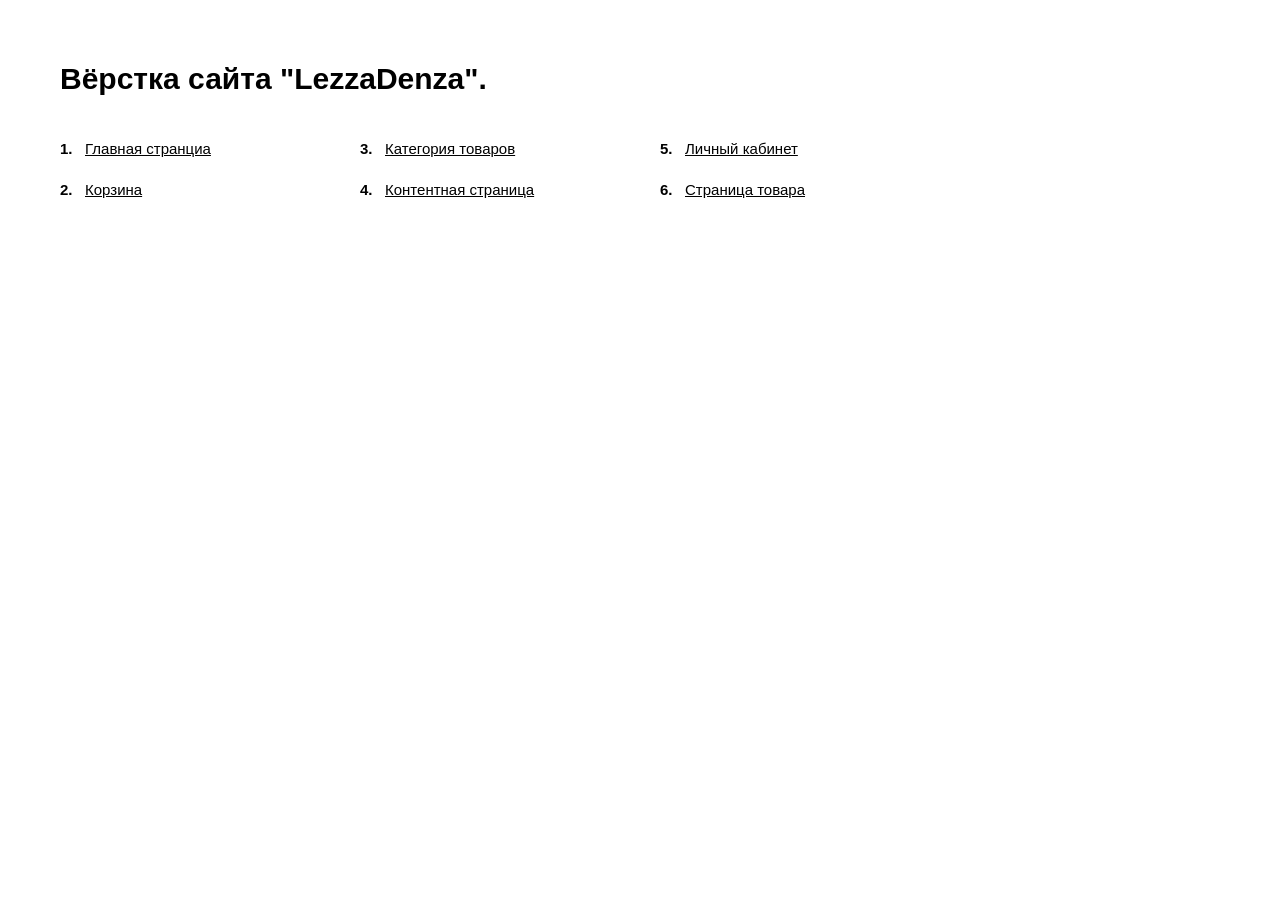
<file: demo_links.html>
<!DOCTYPE html>
<html lang="ru">
	<head>
		<meta http-equiv="Content-Type" content="text/html; charset=utf-8">

		<!-- Адаптирование страницы для мобильных устройств -->
		<meta name="viewport" content="width=device-width, initial-scale=1, maximum-scale=1">

		<!-- Запрет распознования номера телефона -->
		<meta name="format-detection" content="telephone=no">
		<meta name="SKYPE_TOOLBAR" content ="SKYPE_TOOLBAR_PARSER_COMPATIBLE">

		<style>
			*
			{
			    box-sizing: border-box;
			    margin: 0;
			    padding: 0;
			}

			*:before,
			*:after
			{
			    box-sizing: border-box;
			}


			.demo_links
			{
			    padding: 60px;
			}

			.demo_links .title
			{
			    font-family: Arial, 'Helvetica Neue', Helvetica, sans-serif;
			    font-size: 30px;
			    font-weight: 700;
			    line-height: 38px;

			    margin-bottom: 40px;
			}

			.demo_links ol
			{
			    font-family: Arial, 'Helvetica Neue', Helvetica, sans-serif;
			    font-size: 15px;
			    line-height: 21px;

			    counter-reset: li;

			    column-gap: 40px;
			    column-count: 4;
			}

			.demo_links ol li
			{
			    position: relative;

			    display: block;
			    overflow: hidden;

			    padding-left: 25px;

			    list-style-type: none;

			    transform: translateZ(0);

			    --webkit-column-break-inside: avoid;
			    page-break-inside: avoid;
			    break-inside: avoid;
			}

			.demo_links ol li + li
			{
			    margin-top: 20px;
			}

			.demo_links ol li:before
			{
			    color: var(--text_color);
			    font-weight: 700;

			    position: absolute;
			    top: 0;
			    left: 0;

			    content: counters(li, '.') '.';
			    counter-increment: li;
			}


			.demo_links li a
			{
			    color: #000;
			}

			.demo_links li a:hover
			{
			    text-decoration: none;
			}


			@media (max-width: 1279px)
			{
			    .demo_links ol
			    {
			        column-count: 3;
			    }
			}


			@media (max-width: 1023px)
			{
			    .demo_links
			    {
			        padding: 40px;
			    }

			    .demo_links .title
			    {
			        font-size: 28px;
			        line-height: 34px;

			        margin-bottom: 25px;
			    }

			    .demo_links ol
			    {
			        column-count: 2;
			    }
			}


			@media (max-width: 767px)
			{
			    .demo_links
			    {
			        padding: 30px;
			    }

			    .demo_links .title
			    {
			        font-size: 26px;
			        line-height: 32px;
			    }

			    .demo_links ol
			    {
			        column-gap: 40px;
			    }
			}


			@media (max-width: 479px)
			{
			    .demo_links
			    {
			        padding: 20px;
			    }

			    .demo_links .title
			    {
			        font-size: 22px;
			        line-height: 28px;

			        margin-bottom: 25px;
			    }

			    .demo_links ol
			    {
			        column-count: 1;
			    }

			    .demo_links ol li + li
			    {
			        margin-top: 15px;
			    }
			}

		</style>
	</head>

	<body>
		<div class="demo_links">
			<div class="title">Вёрстка сайта "LezzaDenza".</div>

			<ol>
				<li><a href="./index.html" target="_blank">Главная странциа</a></li>
				<li><a href="./cart.html" target="_blank">Корзина</a></li>
				<li><a href="./category.html" target="_blank">Категория товаров</a></li>
				<li><a href="./content.html" target="_blank">Контентная страница</a></li>
				<li><a href="./lk.html" target="_blank">Личный кабинет</a></li>
				<li><a href="./product.html" target="_blank">Страница товара</a></li>
			</ol>
		</div>
	</body>
</html>
</file>
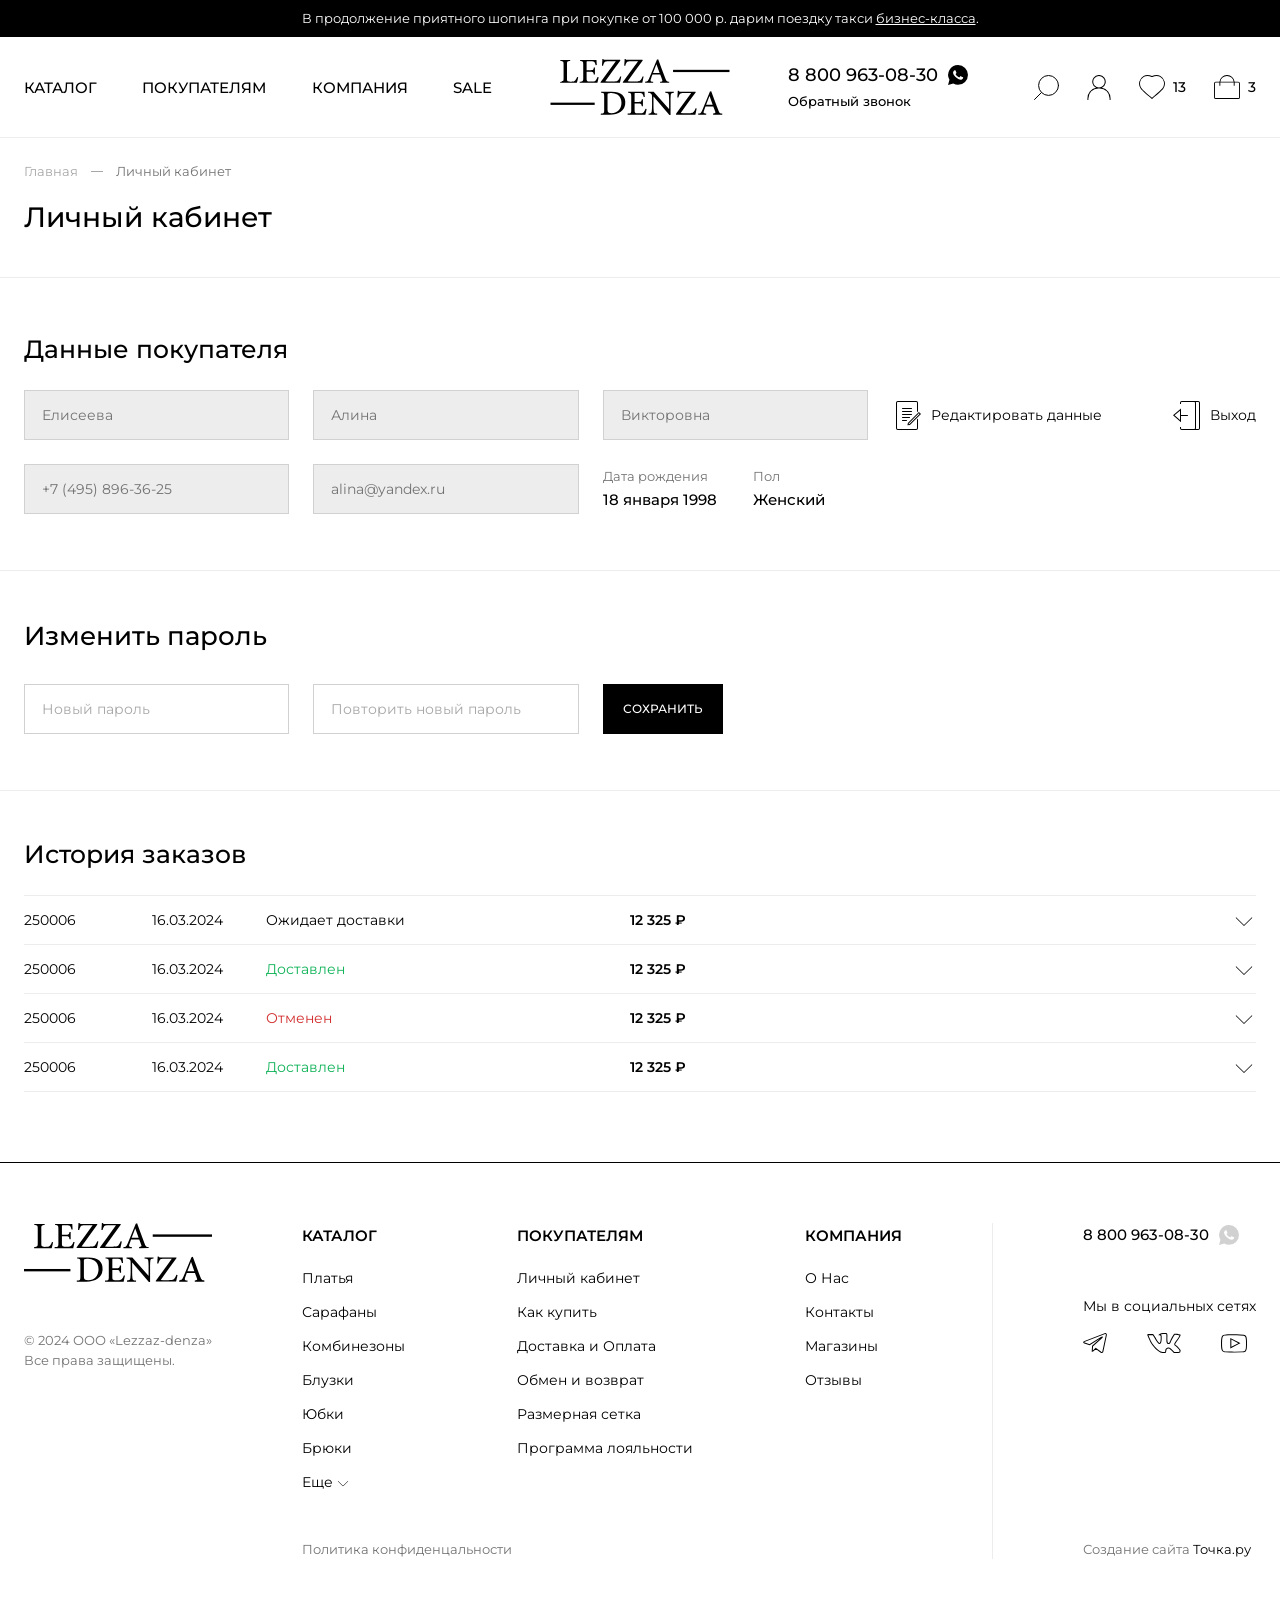
<file: lk.html>
<!DOCTYPE html>
<html lang="ru">
	<head>
		<meta http-equiv="Content-Type" content="text/html; charset=utf-8">

		<!-- Adapting the page for mobile devices -->
		<meta name="viewport" content="width=device-width, initial-scale=1, maximum-scale=1">

		<!-- Prohibition of phone number recognition -->
		<meta name="format-detection" content="telephone=no">
		<meta name="SKYPE_TOOLBAR" content ="SKYPE_TOOLBAR_PARSER_COMPATIBLE">

		<!-- Page title -->
		<title>Заголовок страницы</title>

		<!-- Meta description -->
		<meta name="description" content="">

		<!-- Meta Keywords -->
		<meta name="keywords" content="">

		<!-- Site icon, size 32x32, transparency supported. Recommended format: .ico or .png -->
		<link rel="shortcut icon" href="favicon.png">

		<!-- Changing the color of the mobile browser panel -->
		<meta name="msapplication-TileColor" content="#000000">
		<meta name="theme-color" content="#000000">

		<!-- Connecting fonts from Google -->
		<link rel="preconnect" href="https://fonts.googleapis.com">
		<link rel="preconnect" href="https://fonts.gstatic.com" crossorigin>
		<link href="https://fonts.googleapis.com/css2?family=Montserrat:ital,wght@0,100..900;1,100..900&display=swap" rel="stylesheet">

		<!-- Connecting style files -->
		<link rel="stylesheet" href="css/swiper-bundle.min.css" async>
		<link rel="stylesheet" href="css/swiper.css" async>
		<link rel="stylesheet" href="css/fancybox.css" async>
		<link rel="stylesheet" href="css/ion.rangeSlider.css" async>
		<link rel="stylesheet" href="css/styles.css" async>

		<link rel="stylesheet" href="css/response_1899.css" media="print, (max-width: 1899px)" async>
		<link rel="stylesheet" href="css/response_1439.css" media="print, (max-width: 1439px)" async>
		<link rel="stylesheet" href="css/response_1279.css" media="print, (max-width: 1279px)" async>
		<link rel="stylesheet" href="css/response_1023.css" media="print, (max-width: 1023px)" async>
		<link rel="stylesheet" href="css/response_767.css" media="print, (max-width: 767px)" async>
		<link rel="stylesheet" href="css/response_479.css" media="(max-width: 479px)" async>
	</head>

	<body>
		<div class="wrap">
			<div class="main">
				<section class="top_banner">
					<div class="cont small">
						В продолжение приятного шопинга при покупке от 100 000 р. дарим поездку такси <a href="/">бизнес-класса</a>.
					</div>
				</section>


				<header>
					<div class="cont small row">
						<a href="/" class="logo">
							<img src="images/logo.svg" alt="">
						</a>

						<nav class="menu row">
							<div class="menu_item">
								<a href="/" class="sub_link">КАТАЛОГ</a>

								<div class="sub_menu">
									<div class="cont small">
										<div class="row">
											<div class="col">
												<div><a href="/">Платья</a></div>
												<div><a href="/">Сарафаны</a></div>
											</div>

											<div class="col">
												<div><a href="/">Комбинезоны</a></div>
												<div><a href="/">Блузки</a></div>
											</div>

											<div class="col">
												<div><a href="/">Юбки</a></div>
												<div><a href="/">Брюки</a></div>
											</div>

											<div class="col">
												<div><a href="/">Джинсы</a></div>
												<div><a href="/">Топы</a></div>
											</div>

											<div class="col">
												<div><a href="/">Футболки</a></div>
												<div><a href="/">Вязанный трикотаж</a></div>
											</div>

											<div class="col">
												<div><a href="/">Верхняя одежда</a></div>
											</div>
										</div>
									</div>
								</div>
							</div>

							<div class="menu_item">
								<a href="/">ПОКУПАТЕЛЯМ</a>
							</div>

							<div class="menu_item">
								<a href="/">КОМПАНИЯ</a>
							</div>

							<div class="menu_item">
								<a href="/">SALE</a>
							</div>
						</nav>

						<div class="data">
							<div class="contacts">
								<div class="phone">
									<a href="tel:88009630830">8 800 963-08-30</a>

									<svg class="icon"><use xlink:href="images/sprite.svg#ic_whatsapp"></use></svg>
								</div>

								<button class="callback_btn modal_btn" data-modal="callback_modal">Обратный звонок</button>
							</div>

							<div class="icons">
								<div class="search modal_cont">
									<button class="btn mini_modal_btn" data-modal-id="#search_modal">
										<svg class="icon"><use xlink:href="images/sprite.svg#ic_search"></use></svg>
									</button>

									<div class="mini_modal" id="search_modal">
										<div class="cont small">
											<form action="">
												<input type="text" name="" value="" class="input" placeholder="Поиск">

												<button type="submit" class="submit_btn">
													<svg class="icon"><use xlink:href="images/sprite.svg#ic_search"></use></svg>
												</button>

												<div class="sep"></div>

												<button type="button" class="close_btn">
													<svg class="icon"><use xlink:href="images/sprite.svg#ic_close"></use></svg>
												</button>
											</form>
										</div>
									</div>
								</div>

								<div class="account">
									<button class="btn modal_btn" data-modal="login_modal">
										<svg class="icon"><use xlink:href="images/sprite.svg#ic_user"></use></svg>
									</button>
								</div>

								<div class="favorite">
									<a href="/" class="btn">
										<svg class="icon"><use xlink:href="images/sprite.svg#ic_favorite"></use></svg>
										<span>13</span>
									</a>
								</div>

								<div class="cart">
									<a href="/" class="btn">
										<svg class="icon"><use xlink:href="images/sprite.svg#ic_cart"></use></svg>
										<span>3</span>
									</a>
								</div>

								<button class="mob_menu_btn">
									<span></span>
								</button>
							</div>
						</div>
					</div>
				</header>


				<section class="mob_menu">
					<div class="scroll">
						<div class="menu">
							<div>
								<a href="/" class="sub_link">
									<span>КАТАЛОГ</span>
									<svg class="icon"><use xlink:href="images/sprite.svg#ic_arr_hor"></use></svg>
								</a>

								<div class="sub">
									<div><a href="/">Платья</a></div>

									<div><a href="/">Сарафаны</a></div>

									<div><a href="/">Комбинезоны</a></div>

									<div><a href="/">Блузки</a></div>

									<div><a href="/">Юбки</a></div>

									<div><a href="/">Брюки</a></div>

									<div class="hide">
										<div><a href="/">Джинсы</a></div>

										<div><a href="/">Топы</a></div>

										<div><a href="/">Футболки</a></div>

										<div><a href="/">Вязанный трикотаж</a></div>

										<div><a href="/">Верхняя одежда</a></div>
									</div>

									<button class="spoler_btn">
										<span>Еще</span>
										<span>Свернуть</span>
										<svg class="icon"><use xlink:href="images/sprite.svg#ic_arr_hor"></use></svg>
									</button>
								</div>
							</div>

							<div>
								<a href="/" class="sub_link">
									<span>ПОКУПАТЕЛЯМ</span>
									<svg class="icon"><use xlink:href="images/sprite.svg#ic_arr_hor"></use></svg>
								</a>
							</div>

							<div>
								<a href="/" class="sub_link">
									<span>КОМПАНИЯ</span>
									<svg class="icon"><use xlink:href="images/sprite.svg#ic_arr_hor"></use></svg>
								</a>
							</div>

							<div>
								<a href="/" class="sub_link">
									<span>SALE</span>
								</a>
							</div>
						</div>

						<div class="contacts">
							<div class="phone">
								<a href="tel:88009630830">8 800 963-08-30</a>
							</div>

							<button class="callback_btn modal_btn" data-modal="callback_modal">Обратный звонок</button>

							<div class="socials">
								<a href="mailto:" class="email_link">
									<svg class="icon"><use xlink:href="images/sprite.svg#ic_email"></use></svg>
								</a>

								<a href="/" target="_blank" rel="noopener nofollow" class="whatsapp_link">
									<svg class="icon"><use xlink:href="images/sprite.svg#ic_whatsapp2"></use></svg>
								</a>

								<a href="/" target="_blank" rel="noopener nofollow" class="telegram_link">
									<svg class="icon"><use xlink:href="images/sprite.svg#ic_telegram"></use></svg>
								</a>

								<a href="/" target="_blank" rel="noopener nofollow" class="vk_link">
									<svg class="icon"><use xlink:href="images/sprite.svg#ic_vk"></use></svg>
								</a>
							</div>
						</div>
					</div>
				</section>


				<section class="page_head">
					<div class="cont small">
						<div class="breadcrumbs">
							<a href="/">Главная</a>

							<span class="sep"></span>

							<span class="current">Личный кабинет</span>
						</div>

						<h1 class="page_title">Личный кабинет</h1>
					</div>
				</section>


				<section class="lk_info block">
					<div class="personal">
						<div class="cont small row">
							<form action="" class="form">
								<div class="title">Данные покупателя</div>

								<div class="columns">
									<div class="line width1of3">
										<div class="field">
											<input type="text" name="" value="Елисеева" class="input" disabled>
										</div>
									</div>

									<div class="line width1of3">
										<div class="field">
											<input type="text" name="" value="Алина" class="input" disabled>
										</div>
									</div>

									<div class="line width1of3">
										<div class="field">
											<input type="text" name="" value="Викторовна" class="input" disabled>
										</div>
									</div>

									<div class="line width1of3">
										<div class="field">
											<input type="tel" name="" value="+7 495 896-36-25" class="input" disabled>
										</div>
									</div>

									<div class="line width1of3">
										<div class="field">
											<input type="email" name="" value="alina@yandex.ru" class="input" disabled>
										</div>
									</div>

									<div class="line additionally width1of3">
										<div>
											<div class="label">Дата рождения</div>

											<div class="val">18 января 1998</div>
										</div>

										<div>
											<div class="label">Пол</div>

											<div class="val">Женский</div>
										</div>
									</div>
								</div>
							</form>

							<div class="btns">
								<button class="btn edit_btn">
									<svg class="icon"><use xlink:href="images/sprite.svg#ic_edit"></use></svg>
									<span>Редактировать данные</span>
								</button>

								<button class="btn logout_btn">
									<svg class="icon"><use xlink:href="images/sprite.svg#ic_logout"></use></svg>
									<span>Выход</span>
								</button>
							</div>
						</div>
					</div>


					<div class="password">
						<div class="cont small row">
							<form action="" class="form">
								<div class="title">Изменить пароль</div>

								<div class="columns">
									<div class="line width1of3">
										<div class="field">
											<input type="password" name="" value="" class="input" placeholder="Новый пароль">
										</div>
									</div>

									<div class="line width1of3">
										<div class="field">
											<input type="password" name="" value="" class="input" placeholder="Повторить новый пароль">
										</div>
									</div>

									<div class="submit width1of3">
										<button type="submit" class="submit_btn">СОХРАНИТЬ</button>
									</div>
								</div>
							</form>
						</div>
					</div>


					<div class="orders">
						<div class="cont small">
							<div class="title">История заказов</div>

							<div class="order">
								<div class="head">
									<div class="col_number">250006</div>
									<div class="col_date">16.03.2024</div>
									<div class="col_status">Ожидает доставки</div>
									<div class="col_price">12 325 ₽</div>

									<svg class="arr"><use xlink:href="images/sprite.svg#ic_arr_hor"></use></svg>
								</div>

								<div class="data">
									<div class="cart_info">
										<div class="list">
											<div class="product">
												<a href="/" class="thumb" target="_blank">
													<img src="images/tmp/cart_product_thumb1.jpg" alt="" loading="lazy">
												</a>

												<div>
													<div class="name">
														<a href="/" target="_blank">Платье сарафан летний с открытой спиной на лямках длинный</a>
													</div>

													<button class="favorite_btn">
														<svg class="icon"><use xlink:href="images/sprite.svg#ic_favorite"></use></svg>

														<svg class="icon"><use xlink:href="images/sprite.svg#ic_favorite_a"></use></svg>
													</button>

													<div class="features">
														<div>
															<div class="label">Артикул</div>
															<div class="val">146337416</div>
														</div>

														<div>
															<div class="label">Размер</div>
															<div class="val">40</div>
														</div>

														<div>
															<div class="label">Цвет</div>
															<div class="val">Розовый</div>
														</div>
													</div>

													<div class="buy">
														<div class="price">
															<div class="label">Цена</div>
															<div class="val">2 325 ₽</div>
														</div>

														<div class="amount">
															<button type="button" class="btn minus">
																<svg class="icon"><use xlink:href="images/sprite.svg#ic_minus"></use></svg>
															</button>

															<input type="text" value="1" class="input" data-minimum="1" data-maximum="99" data-step="1" data-unit="" maxlength="2">

															<button type="button" class="btn plus">
																<svg class="icon"><use xlink:href="images/sprite.svg#ic_plus"></use></svg>
															</button>
														</div>

														<div class="price">
															<div class="label">Сумма</div>
															<div class="val">2 325 ₽</div>
														</div>
													</div>
												</div>
											</div>

											<div class="product">
												<a href="/" class="thumb" target="_blank">
													<img src="images/tmp/cart_product_thumb2.jpg" alt="" loading="lazy">
												</a>

												<div>
													<div class="name">
														<a href="/" target="_blank">Платье женское летнее длины миди с оригинальным рисунком</a>
													</div>

													<button class="favorite_btn">
														<svg class="icon"><use xlink:href="images/sprite.svg#ic_favorite"></use></svg>

														<svg class="icon"><use xlink:href="images/sprite.svg#ic_favorite_a"></use></svg>
													</button>

													<div class="features">
														<div>
															<div class="label">Артикул</div>
															<div class="val">186394875</div>
														</div>

														<div>
															<div class="label">Размер</div>
															<div class="val">40</div>
														</div>

														<div>
															<div class="label">Цвет</div>
															<div class="val">Коричневый с узором</div>
														</div>
													</div>

													<div class="buy">
														<div class="price">
															<div class="label">Цена</div>
															<div class="val">2 133 ₽ <spam class="old">7 192 ₽</spam></div>
														</div>

														<div class="amount">
															<button type="button" class="btn minus">
																<svg class="icon"><use xlink:href="images/sprite.svg#ic_minus"></use></svg>
															</button>

															<input type="text" value="2" class="input" data-minimum="1" data-maximum="99" data-step="1" data-unit="" maxlength="2">

															<button type="button" class="btn plus">
																<svg class="icon"><use xlink:href="images/sprite.svg#ic_plus"></use></svg>
															</button>
														</div>

														<div class="price">
															<div class="label">Сумма</div>
															<div class="val">4 266 ₽</div>
														</div>
													</div>
												</div>
											</div>
										</div>
									</div>
								</div>
							</div>

							<div class="order">
								<div class="head">
									<div class="col_number">250006</div>
									<div class="col_date">16.03.2024</div>
									<div class="col_status green">Доставлен</div>
									<div class="col_price">12 325 ₽</div>

									<svg class="arr"><use xlink:href="images/sprite.svg#ic_arr_hor"></use></svg>
								</div>

								<div class="data">
									<div class="cart_info">
										<div class="list">
											<div class="product">
												<a href="/" class="thumb" target="_blank">
													<img src="images/tmp/cart_product_thumb1.jpg" alt="" loading="lazy">
												</a>

												<div>
													<div class="name">
														<a href="/" target="_blank">Платье сарафан летний с открытой спиной на лямках длинный</a>
													</div>

													<button class="favorite_btn">
														<svg class="icon"><use xlink:href="images/sprite.svg#ic_favorite"></use></svg>

														<svg class="icon"><use xlink:href="images/sprite.svg#ic_favorite_a"></use></svg>
													</button>

													<div class="features">
														<div>
															<div class="label">Артикул</div>
															<div class="val">146337416</div>
														</div>

														<div>
															<div class="label">Размер</div>
															<div class="val">40</div>
														</div>

														<div>
															<div class="label">Цвет</div>
															<div class="val">Розовый</div>
														</div>
													</div>

													<div class="buy">
														<div class="price">
															<div class="label">Цена</div>
															<div class="val">2 325 ₽</div>
														</div>

														<div class="amount">
															<button type="button" class="btn minus">
																<svg class="icon"><use xlink:href="images/sprite.svg#ic_minus"></use></svg>
															</button>

															<input type="text" value="1" class="input" data-minimum="1" data-maximum="99" data-step="1" data-unit="" maxlength="2">

															<button type="button" class="btn plus">
																<svg class="icon"><use xlink:href="images/sprite.svg#ic_plus"></use></svg>
															</button>
														</div>

														<div class="price">
															<div class="label">Сумма</div>
															<div class="val">2 325 ₽</div>
														</div>
													</div>
												</div>
											</div>

											<div class="product">
												<a href="/" class="thumb" target="_blank">
													<img src="images/tmp/cart_product_thumb2.jpg" alt="" loading="lazy">
												</a>

												<div>
													<div class="name">
														<a href="/" target="_blank">Платье женское летнее длины миди с оригинальным рисунком</a>
													</div>

													<button class="favorite_btn">
														<svg class="icon"><use xlink:href="images/sprite.svg#ic_favorite"></use></svg>

														<svg class="icon"><use xlink:href="images/sprite.svg#ic_favorite_a"></use></svg>
													</button>

													<div class="features">
														<div>
															<div class="label">Артикул</div>
															<div class="val">186394875</div>
														</div>

														<div>
															<div class="label">Размер</div>
															<div class="val">40</div>
														</div>

														<div>
															<div class="label">Цвет</div>
															<div class="val">Коричневый с узором</div>
														</div>
													</div>

													<div class="buy">
														<div class="price">
															<div class="label">Цена</div>
															<div class="val">2 133 ₽ <spam class="old">7 192 ₽</spam></div>
														</div>

														<div class="amount">
															<button type="button" class="btn minus">
																<svg class="icon"><use xlink:href="images/sprite.svg#ic_minus"></use></svg>
															</button>

															<input type="text" value="2" class="input" data-minimum="1" data-maximum="99" data-step="1" data-unit="" maxlength="2">

															<button type="button" class="btn plus">
																<svg class="icon"><use xlink:href="images/sprite.svg#ic_plus"></use></svg>
															</button>
														</div>

														<div class="price">
															<div class="label">Сумма</div>
															<div class="val">4 266 ₽</div>
														</div>
													</div>
												</div>
											</div>
										</div>
									</div>
								</div>
							</div>

							<div class="order">
								<div class="head">
									<div class="col_number">250006</div>
									<div class="col_date">16.03.2024</div>
									<div class="col_status red">Отменен</div>
									<div class="col_price">12 325 ₽</div>

									<svg class="arr"><use xlink:href="images/sprite.svg#ic_arr_hor"></use></svg>
								</div>

								<div class="data">
									<div class="cart_info">
										<div class="list">
											<div class="product">
												<a href="/" class="thumb" target="_blank">
													<img src="images/tmp/cart_product_thumb1.jpg" alt="" loading="lazy">
												</a>

												<div>
													<div class="name">
														<a href="/" target="_blank">Платье сарафан летний с открытой спиной на лямках длинный</a>
													</div>

													<button class="favorite_btn">
														<svg class="icon"><use xlink:href="images/sprite.svg#ic_favorite"></use></svg>

														<svg class="icon"><use xlink:href="images/sprite.svg#ic_favorite_a"></use></svg>
													</button>

													<div class="features">
														<div>
															<div class="label">Артикул</div>
															<div class="val">146337416</div>
														</div>

														<div>
															<div class="label">Размер</div>
															<div class="val">40</div>
														</div>

														<div>
															<div class="label">Цвет</div>
															<div class="val">Розовый</div>
														</div>
													</div>

													<div class="buy">
														<div class="price">
															<div class="label">Цена</div>
															<div class="val">2 325 ₽</div>
														</div>

														<div class="amount">
															<button type="button" class="btn minus">
																<svg class="icon"><use xlink:href="images/sprite.svg#ic_minus"></use></svg>
															</button>

															<input type="text" value="1" class="input" data-minimum="1" data-maximum="99" data-step="1" data-unit="" maxlength="2">

															<button type="button" class="btn plus">
																<svg class="icon"><use xlink:href="images/sprite.svg#ic_plus"></use></svg>
															</button>
														</div>

														<div class="price">
															<div class="label">Сумма</div>
															<div class="val">2 325 ₽</div>
														</div>
													</div>
												</div>
											</div>

											<div class="product">
												<a href="/" class="thumb" target="_blank">
													<img src="images/tmp/cart_product_thumb2.jpg" alt="" loading="lazy">
												</a>

												<div>
													<div class="name">
														<a href="/" target="_blank">Платье женское летнее длины миди с оригинальным рисунком</a>
													</div>

													<button class="favorite_btn">
														<svg class="icon"><use xlink:href="images/sprite.svg#ic_favorite"></use></svg>

														<svg class="icon"><use xlink:href="images/sprite.svg#ic_favorite_a"></use></svg>
													</button>

													<div class="features">
														<div>
															<div class="label">Артикул</div>
															<div class="val">186394875</div>
														</div>

														<div>
															<div class="label">Размер</div>
															<div class="val">40</div>
														</div>

														<div>
															<div class="label">Цвет</div>
															<div class="val">Коричневый с узором</div>
														</div>
													</div>

													<div class="buy">
														<div class="price">
															<div class="label">Цена</div>
															<div class="val">2 133 ₽ <spam class="old">7 192 ₽</spam></div>
														</div>

														<div class="amount">
															<button type="button" class="btn minus">
																<svg class="icon"><use xlink:href="images/sprite.svg#ic_minus"></use></svg>
															</button>

															<input type="text" value="2" class="input" data-minimum="1" data-maximum="99" data-step="1" data-unit="" maxlength="2">

															<button type="button" class="btn plus">
																<svg class="icon"><use xlink:href="images/sprite.svg#ic_plus"></use></svg>
															</button>
														</div>

														<div class="price">
															<div class="label">Сумма</div>
															<div class="val">4 266 ₽</div>
														</div>
													</div>
												</div>
											</div>
										</div>
									</div>
								</div>
							</div>

							<div class="order">
								<div class="head">
									<div class="col_number">250006</div>
									<div class="col_date">16.03.2024</div>
									<div class="col_status green">Доставлен</div>
									<div class="col_price">12 325 ₽</div>

									<svg class="arr"><use xlink:href="images/sprite.svg#ic_arr_hor"></use></svg>
								</div>

								<div class="data">
									<div class="cart_info">
										<div class="list">
											<div class="product">
												<a href="/" class="thumb" target="_blank">
													<img src="images/tmp/cart_product_thumb1.jpg" alt="" loading="lazy">
												</a>

												<div>
													<div class="name">
														<a href="/" target="_blank">Платье сарафан летний с открытой спиной на лямках длинный</a>
													</div>

													<button class="favorite_btn">
														<svg class="icon"><use xlink:href="images/sprite.svg#ic_favorite"></use></svg>

														<svg class="icon"><use xlink:href="images/sprite.svg#ic_favorite_a"></use></svg>
													</button>

													<div class="features">
														<div>
															<div class="label">Артикул</div>
															<div class="val">146337416</div>
														</div>

														<div>
															<div class="label">Размер</div>
															<div class="val">40</div>
														</div>

														<div>
															<div class="label">Цвет</div>
															<div class="val">Розовый</div>
														</div>
													</div>

													<div class="buy">
														<div class="price">
															<div class="label">Цена</div>
															<div class="val">2 325 ₽</div>
														</div>

														<div class="amount">
															<button type="button" class="btn minus">
																<svg class="icon"><use xlink:href="images/sprite.svg#ic_minus"></use></svg>
															</button>

															<input type="text" value="1" class="input" data-minimum="1" data-maximum="99" data-step="1" data-unit="" maxlength="2">

															<button type="button" class="btn plus">
																<svg class="icon"><use xlink:href="images/sprite.svg#ic_plus"></use></svg>
															</button>
														</div>

														<div class="price">
															<div class="label">Сумма</div>
															<div class="val">2 325 ₽</div>
														</div>
													</div>
												</div>
											</div>

											<div class="product">
												<a href="/" class="thumb" target="_blank">
													<img src="images/tmp/cart_product_thumb2.jpg" alt="" loading="lazy">
												</a>

												<div>
													<div class="name">
														<a href="/" target="_blank">Платье женское летнее длины миди с оригинальным рисунком</a>
													</div>

													<button class="favorite_btn">
														<svg class="icon"><use xlink:href="images/sprite.svg#ic_favorite"></use></svg>

														<svg class="icon"><use xlink:href="images/sprite.svg#ic_favorite_a"></use></svg>
													</button>

													<div class="features">
														<div>
															<div class="label">Артикул</div>
															<div class="val">186394875</div>
														</div>

														<div>
															<div class="label">Размер</div>
															<div class="val">40</div>
														</div>

														<div>
															<div class="label">Цвет</div>
															<div class="val">Коричневый с узором</div>
														</div>
													</div>

													<div class="buy">
														<div class="price">
															<div class="label">Цена</div>
															<div class="val">2 133 ₽ <spam class="old">7 192 ₽</spam></div>
														</div>

														<div class="amount">
															<button type="button" class="btn minus">
																<svg class="icon"><use xlink:href="images/sprite.svg#ic_minus"></use></svg>
															</button>

															<input type="text" value="2" class="input" data-minimum="1" data-maximum="99" data-step="1" data-unit="" maxlength="2">

															<button type="button" class="btn plus">
																<svg class="icon"><use xlink:href="images/sprite.svg#ic_plus"></use></svg>
															</button>
														</div>

														<div class="price">
															<div class="label">Сумма</div>
															<div class="val">4 266 ₽</div>
														</div>
													</div>
												</div>
											</div>
										</div>
									</div>
								</div>
							</div>
						</div>
					</div>
				</section>
			</div>


			<footer>
				<div class="cont small row">
					<div class="col">
						<div class="logo">
							<img src="images/logo.svg" alt="">
						</div>

						<div class="copyright">&copy; 2024 ООО «Lezzaz-denza»<br> Все права защищены.</div>
					</div>

					<div class="data">
						<div class="links">
							<div class="col">
								<div class="title">КАТАЛОГ</div>

								<div class="items">
									<div><a href="/">Платья</a></div>

									<div><a href="/">Сарафаны</a></div>

									<div><a href="/">Комбинезоны</a></div>

									<div><a href="/">Блузки</a></div>

									<div><a href="/">Юбки</a></div>

									<div><a href="/">Брюки</a></div>

									<div><a href="/">
										<span>Еще</span>
										<svg class="icon"><use xlink:href="images/sprite.svg#ic_arr_hor"></use></svg>
									</a></div>
								</div>
							</div>

							<div class="col">
								<div class="title">ПОКУПАТЕЛЯМ</div>

								<div class="items">
									<div><a href="/">Личный кабинет</a></div>

									<div><a href="/">Как купить</a></div>

									<div><a href="/">Доставка и Оплата</a></div>

									<div><a href="/">Обмен и возврат</a></div>

									<div><a href="/">Размерная сетка</a></div>

									<div><a href="/">Программа лояльности</a></div>
								</div>
							</div>

							<div class="col">
								<div class="title">КОМПАНИЯ</div>

								<div class="items">
									<div><a href="/">О Нас</a></div>

									<div><a href="/"></a>Контакты</a></div>

									<div><a href="/"></a>Магазины</a></div>

									<div><a href="/"></a>Отзывы</a></div>
								</div>
							</div>
						</div>

						<div class="privacy_policy_link">
							<a href="/">Политика конфиденцальности</a>
						</div>
					</div>

					<div class="sep"></div>

					<div class="contacts">
						<div class="phone">
							<a href="tel:88009630830">8 800 963-08-30</a>

							<svg class="icon"><use xlink:href="images/sprite.svg#ic_whatsapp"></use></svg>
						</div>

						<div class="socials">
							<div class="label">Мы в социальных сетях</div>

							<div class="items">
								<a href="/" target="_blank" rel="noopener nofollow" class="telegram_link">
									<svg class="icon"><use xlink:href="images/sprite.svg#ic_telegram"></use></svg>
								</a>

								<a href="/" target="_blank" rel="noopener nofollow" class="vk_link">
									<svg class="icon"><use xlink:href="images/sprite.svg#ic_vk"></use></svg>
								</a>

								<a href="/" target="_blank" rel="noopener nofollow" class="youtube_link">
									<svg class="icon"><use xlink:href="images/sprite.svg#ic_youtube"></use></svg>
								</a>
							</div>
						</div>

						<div class="creator">
							<a href="/" target="_blank" rel="noopener">Создание сайта <span>Точка.ру</span></a>
						</div>
					</div>
				</div>
			</footer>


			<div class="overlay"></div>
		</div>


		<section class="modal" id="callback_modal">
			<div class="modal_title">Обратный звонок</div>

			<form action="" class="form">
				<div class="line">
					<div class="field">
						<input type="text" name="" value="" class="input" placeholder="Имя">
					</div>
				</div>

				<div class="line">
					<div class="field">
						<input type="tel" name="" value="" class="input" placeholder="Телефон">
					</div>
				</div>

				<div class="line agree">
					<label class="checkbox">
						<input type="checkbox" name="agree">

						<div class="check">
							<svg class="icon"><use xlink:href="images/sprite.svg#ic_check"></use></svg>
						</div>

						<div><span>Соглашаюсь на обработку моих персональных данных и принимаю <a href="/" target="_blank">Политику конфиденциальности</a>.</span></div>
					</label>
				</div>

				<div class="submit">
					<button type="submit" class="submit_btn">ОТПРАВИТЬ</button>
				</div>
			</form>
		</section>


		<section class="modal" id="login_modal">
			<div class="modal_title">Авторизация</div>

			<form action="" class="form">
				<div class="line">
					<div class="field">
						<input type="email" name="" value="" class="input" placeholder="E-mail">
						<!-- <input type="email" name="" value="" class="input error" placeholder="E-mail"> -->

						<!-- <div class="error_text">Поле E-mail необходимо заполнить</div> -->
					</div>
				</div>

				<div class="line">
					<div class="field">
						<input type="password" name="" value="" class="input" placeholder="Пароль">
					</div>
				</div>

				<div class="line agree">
					<label class="checkbox">
						<input type="checkbox" name="agree">

						<div class="check">
							<svg class="icon"><use xlink:href="images/sprite.svg#ic_check"></use></svg>
						</div>

						<div><span>Соглашаюсь на обработку моих персональных данных и принимаю <a href="/" target="_blank">Политику конфиденциальности</a>.</span></div>
					</label>
				</div>

				<div class="submit">
					<button type="submit" class="submit_btn">ВОЙТИ</button>

					<button type="button" class="btn modal_btn" data-modal="register_modal">ЗАРЕГИСТРИРОВАТЬСЯ</button>
				</div>
			</form>

			<div class="recovery">
				<button class="btn modal_btn" data-modal="recovery_modal">Напомнить пароль</button>
			</div>
		</section>


		<section class="modal" id="register_modal">
			<div class="modal_title">Регистрация</div>

			<form action="" class="form">
				<div class="line">
					<div class="field">
						<input type="text" name="" value="" class="input" placeholder="Фамилия">
					</div>
				</div>

				<div class="line">
					<div class="field">
						<input type="text" name="" value="" class="input" placeholder="Имя">
					</div>
				</div>

				<div class="line">
					<div class="field">
						<input type="tel" name="" value="" class="input" placeholder="Телефон">
					</div>
				</div>

				<div class="line">
					<div class="field">
						<input type="email" name="" value="" class="input" placeholder="E-mail">
					</div>
				</div>

				<div class="line">
					<div class="field">
						<input type="password" name="" value="" class="input" placeholder="Пароль">
					</div>
				</div>

				<div class="line">
					<div class="field">
						<input type="password" name="" value="" class="input" placeholder="Повторите пароль">
					</div>
				</div>

				<div class="line agree">
					<label class="checkbox">
						<input type="checkbox" name="agree">

						<div class="check">
							<svg class="icon"><use xlink:href="images/sprite.svg#ic_check"></use></svg>
						</div>

						<div><span>Соглашаюсь на обработку моих персональных данных и принимаю <a href="/" target="_blank">Политику конфиденциальности</a>.</span></div>
					</label>
				</div>

				<div class="submit">
					<button type="submit" class="submit_btn">ЗАРЕГИСТРИРОВАТЬЯ</button>
				</div>
			</form>
		</section>


		<section class="modal" id="recovery_modal">
			<div class="modal_title">Восстановление пароля</div>

			<form action="" class="form">
				<div class="line">
					<div class="field">
						<input type="email" name="" value="" class="input" placeholder="E-mail">
						<!-- <input type="email" name="" value="" class="input error" placeholder="E-mail"> -->

						<!-- <div class="error_text">Поле E-mail необходимо заполнить</div> -->
					</div>
				</div>

				<div class="line agree">
					<label class="checkbox">
						<input type="checkbox" name="agree">

						<div class="check">
							<svg class="icon"><use xlink:href="images/sprite.svg#ic_check"></use></svg>
						</div>

						<div><span>Соглашаюсь на обработку моих персональных данных и принимаю <a href="/" target="_blank">Политику конфиденциальности</a>.</span></div>
					</label>
				</div>

				<div class="submit">
					<button type="submit" class="submit_btn">ВОССТАНОВИТЬ</button>
				</div>
			</form>
		</section>


		<!-- Connecting javascript files -->
		<script src="js/jquery-3.6.3.min.js"></script>
		<script src="js/functions.js"></script>
		<script src="js/swiper-bundle.min.js"></script>
		<script src="js/fancybox.js"></script>
		<script src="js/nice-select2.js"></script>
		<script src="js/ion.rangeSlider.min.js"></script>
		<script src="js/imask.js"></script>
		<script src="js/scripts.js"></script>
	</body>
</html>
</file>
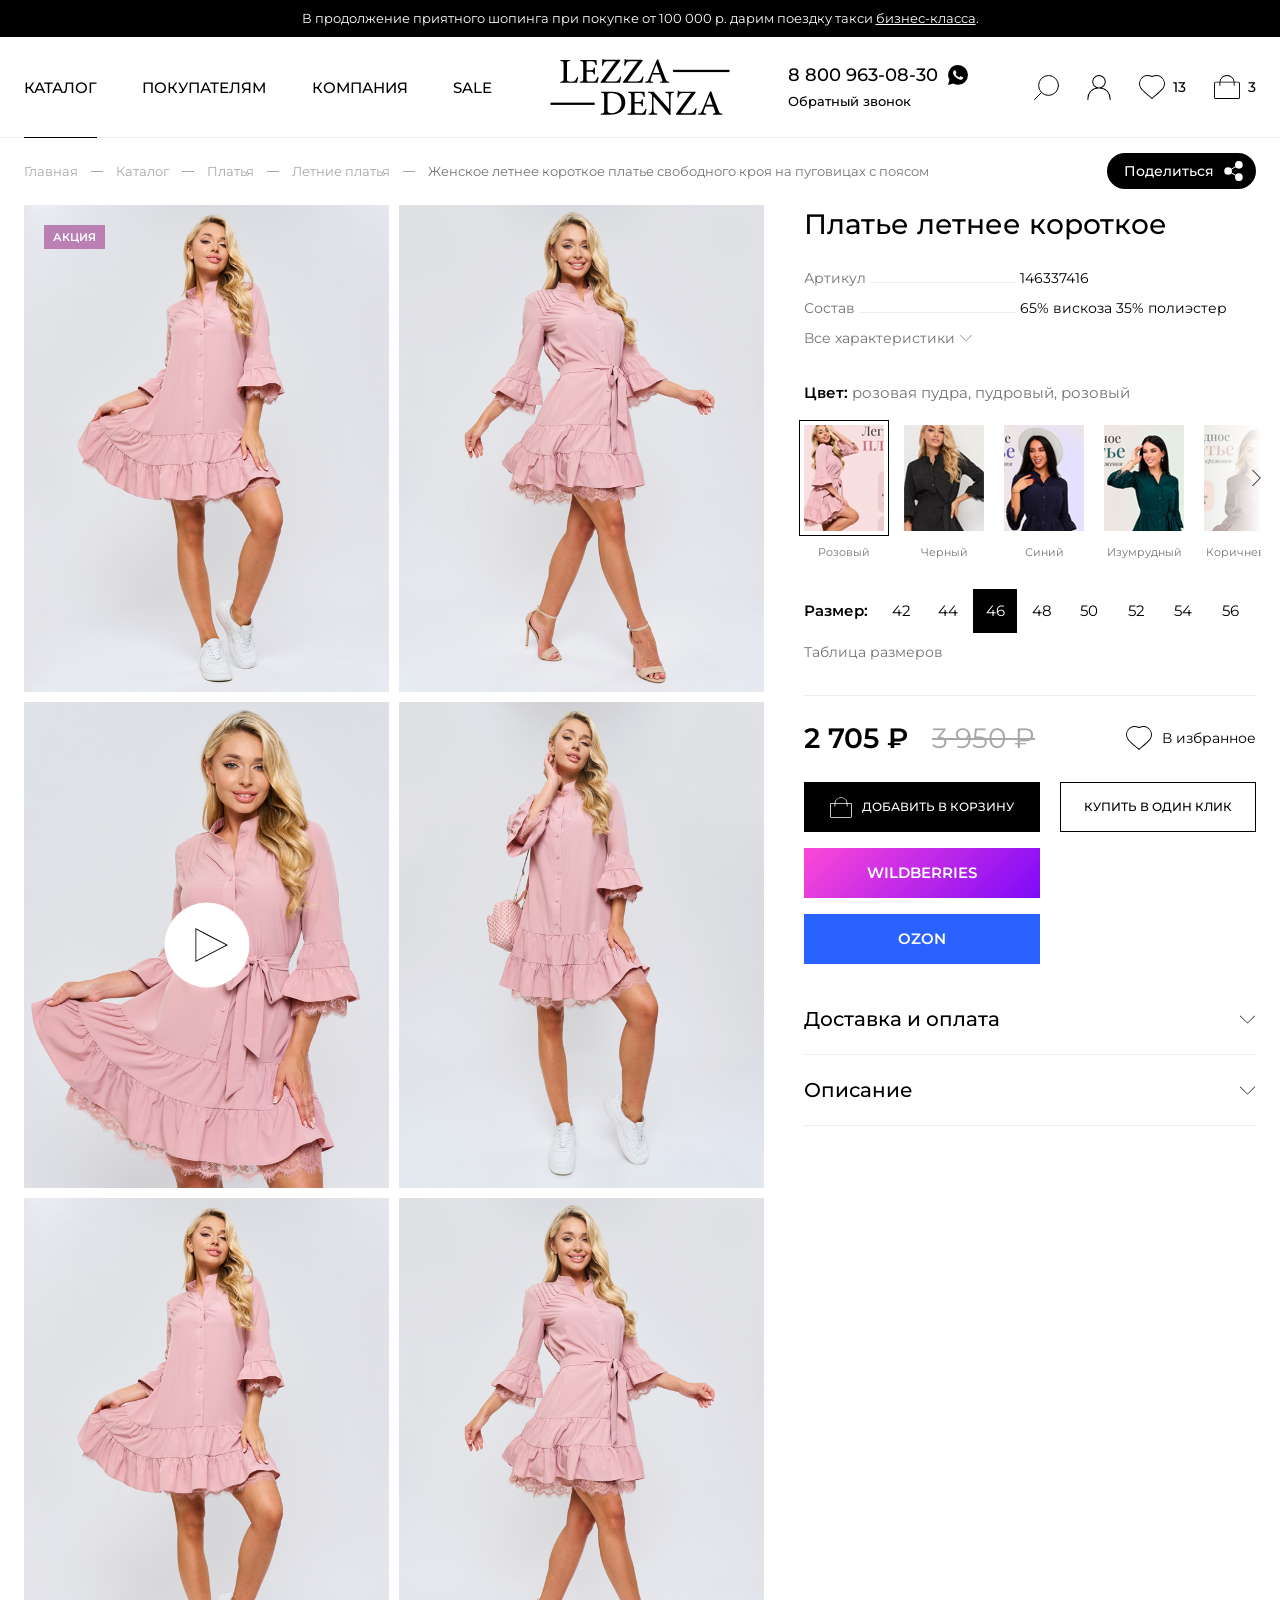
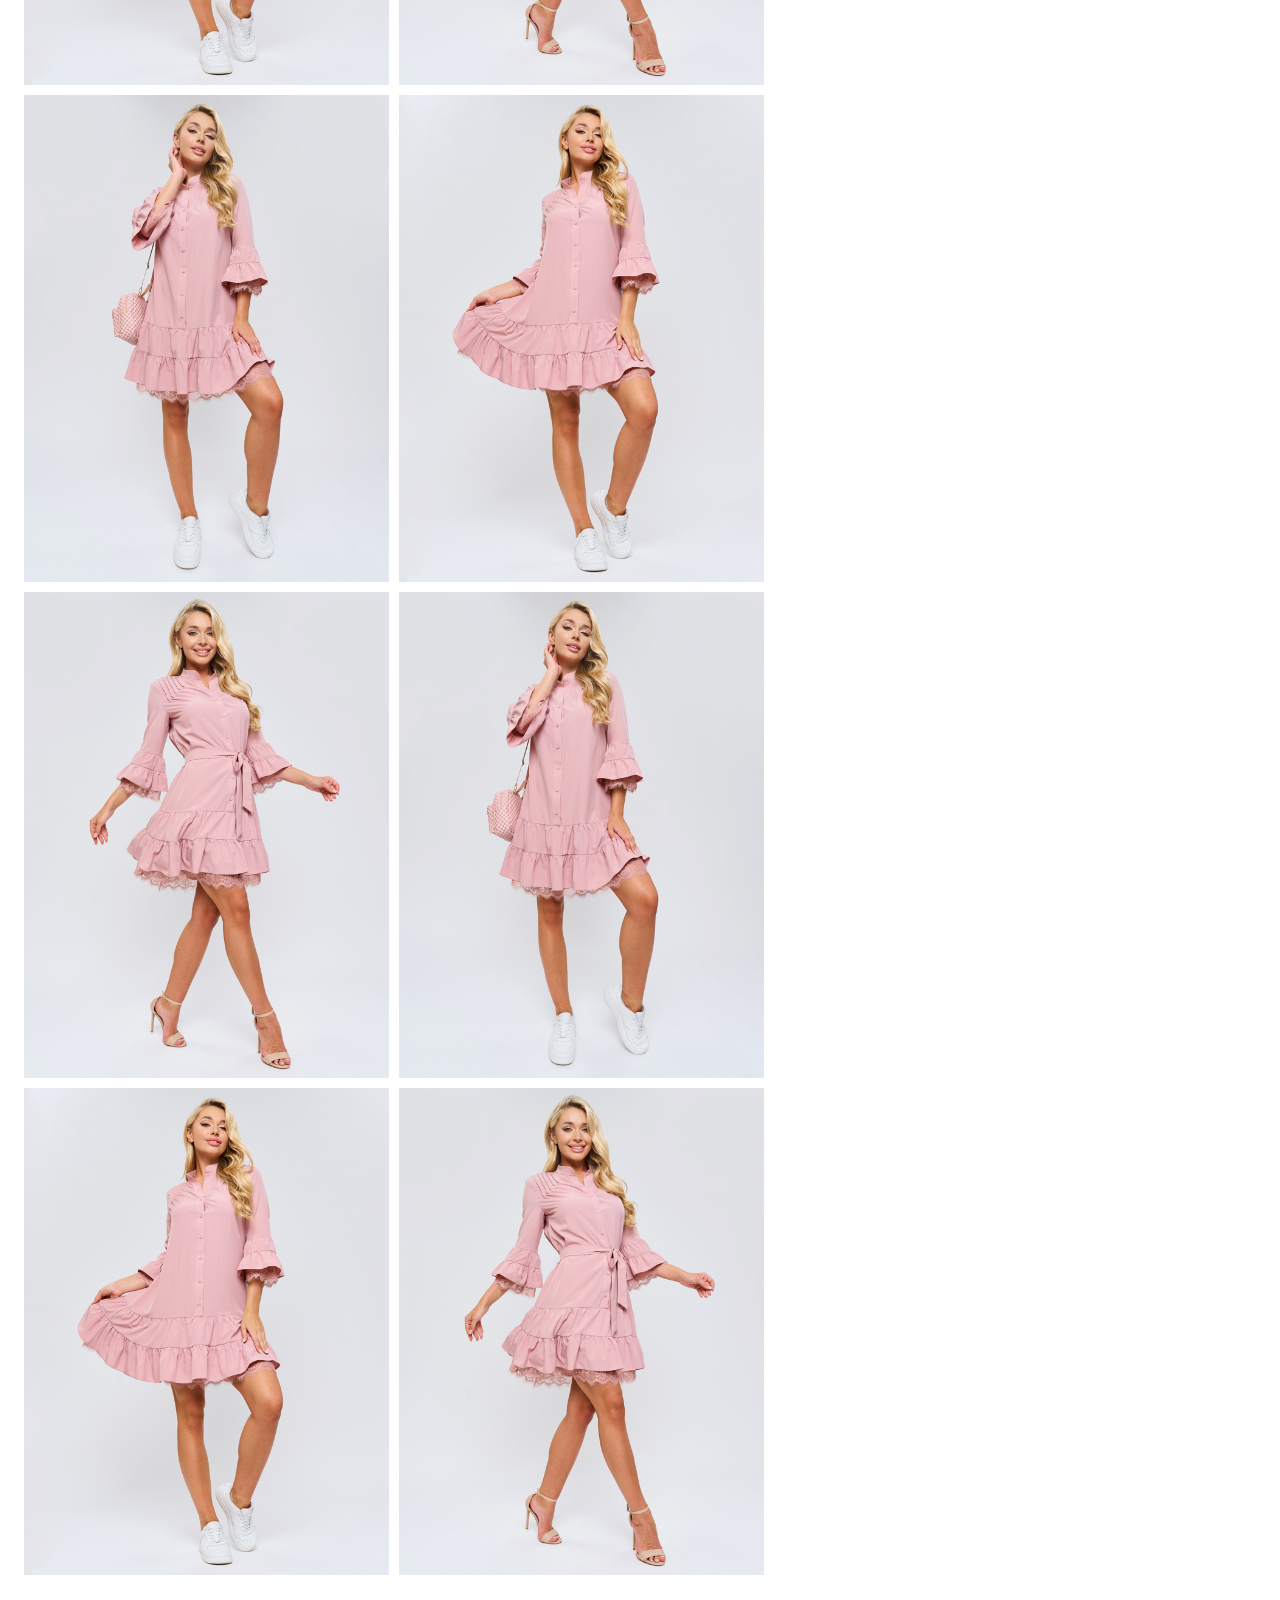
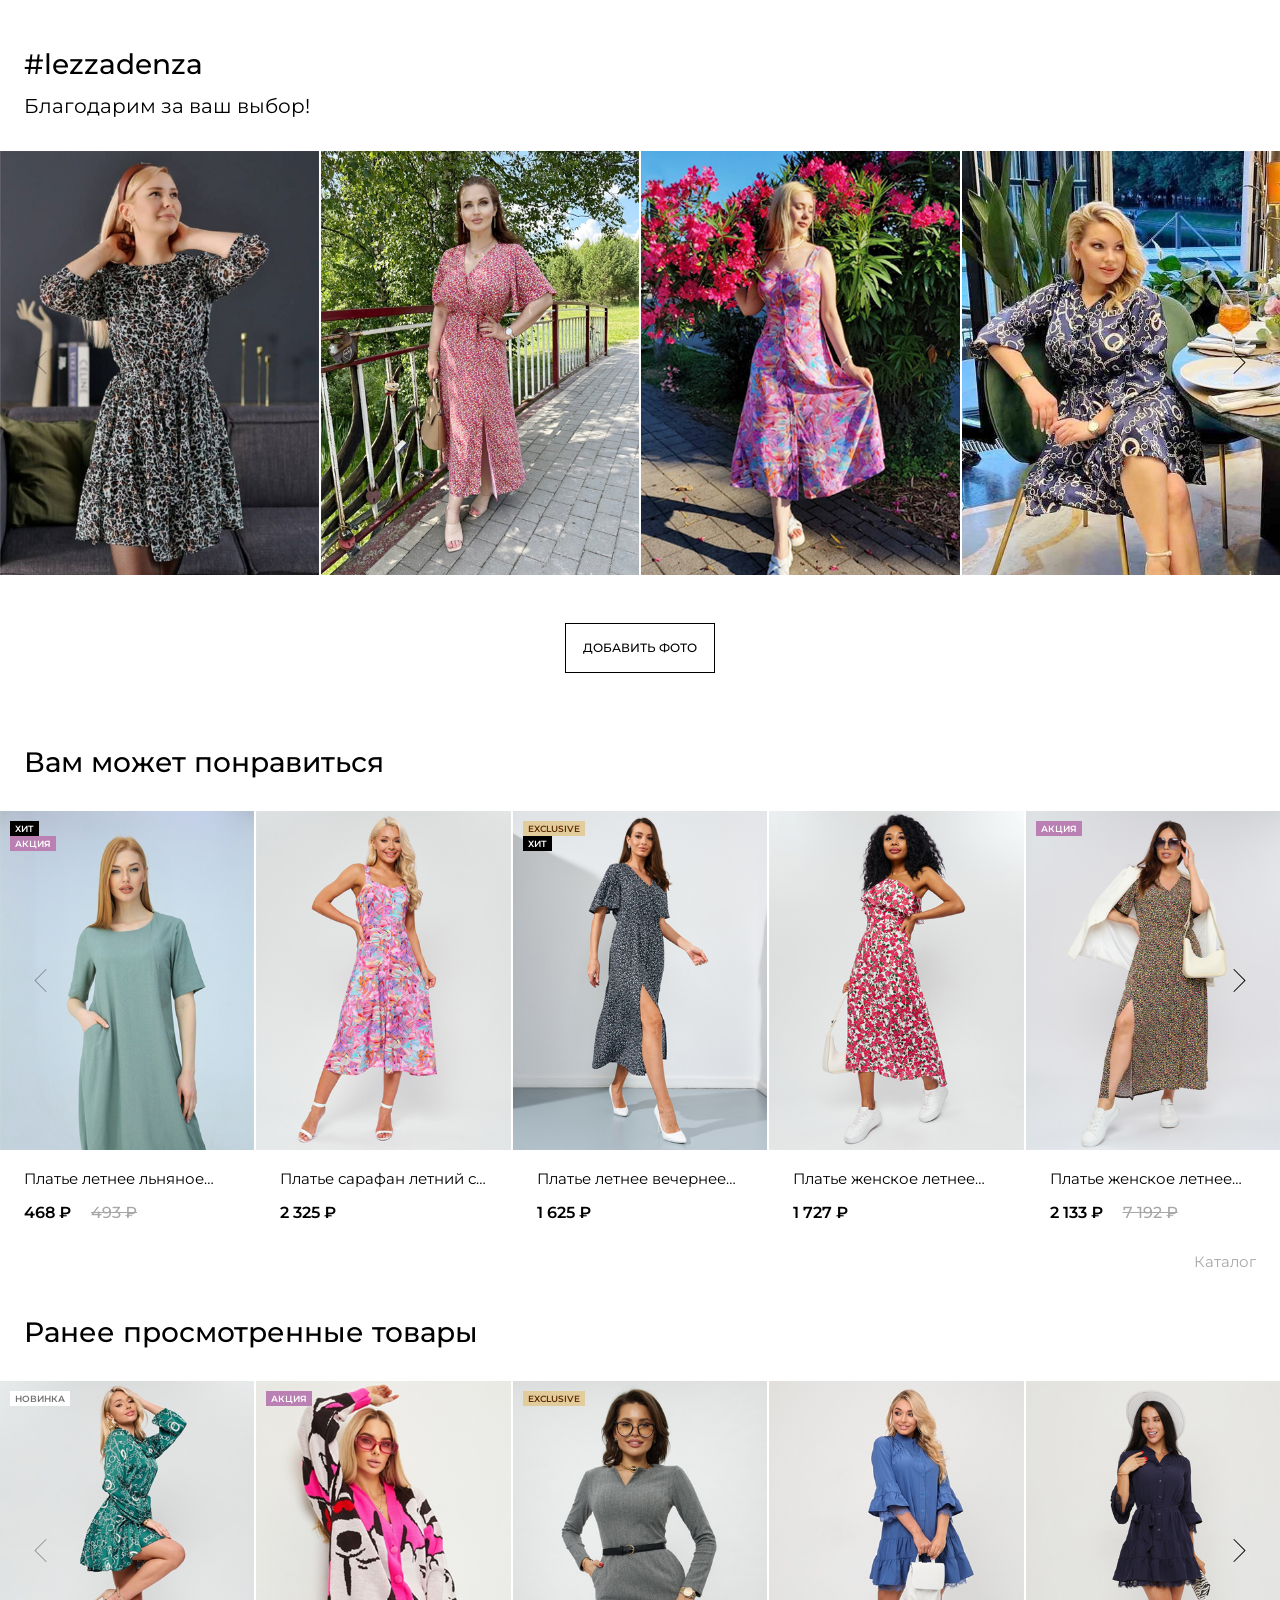
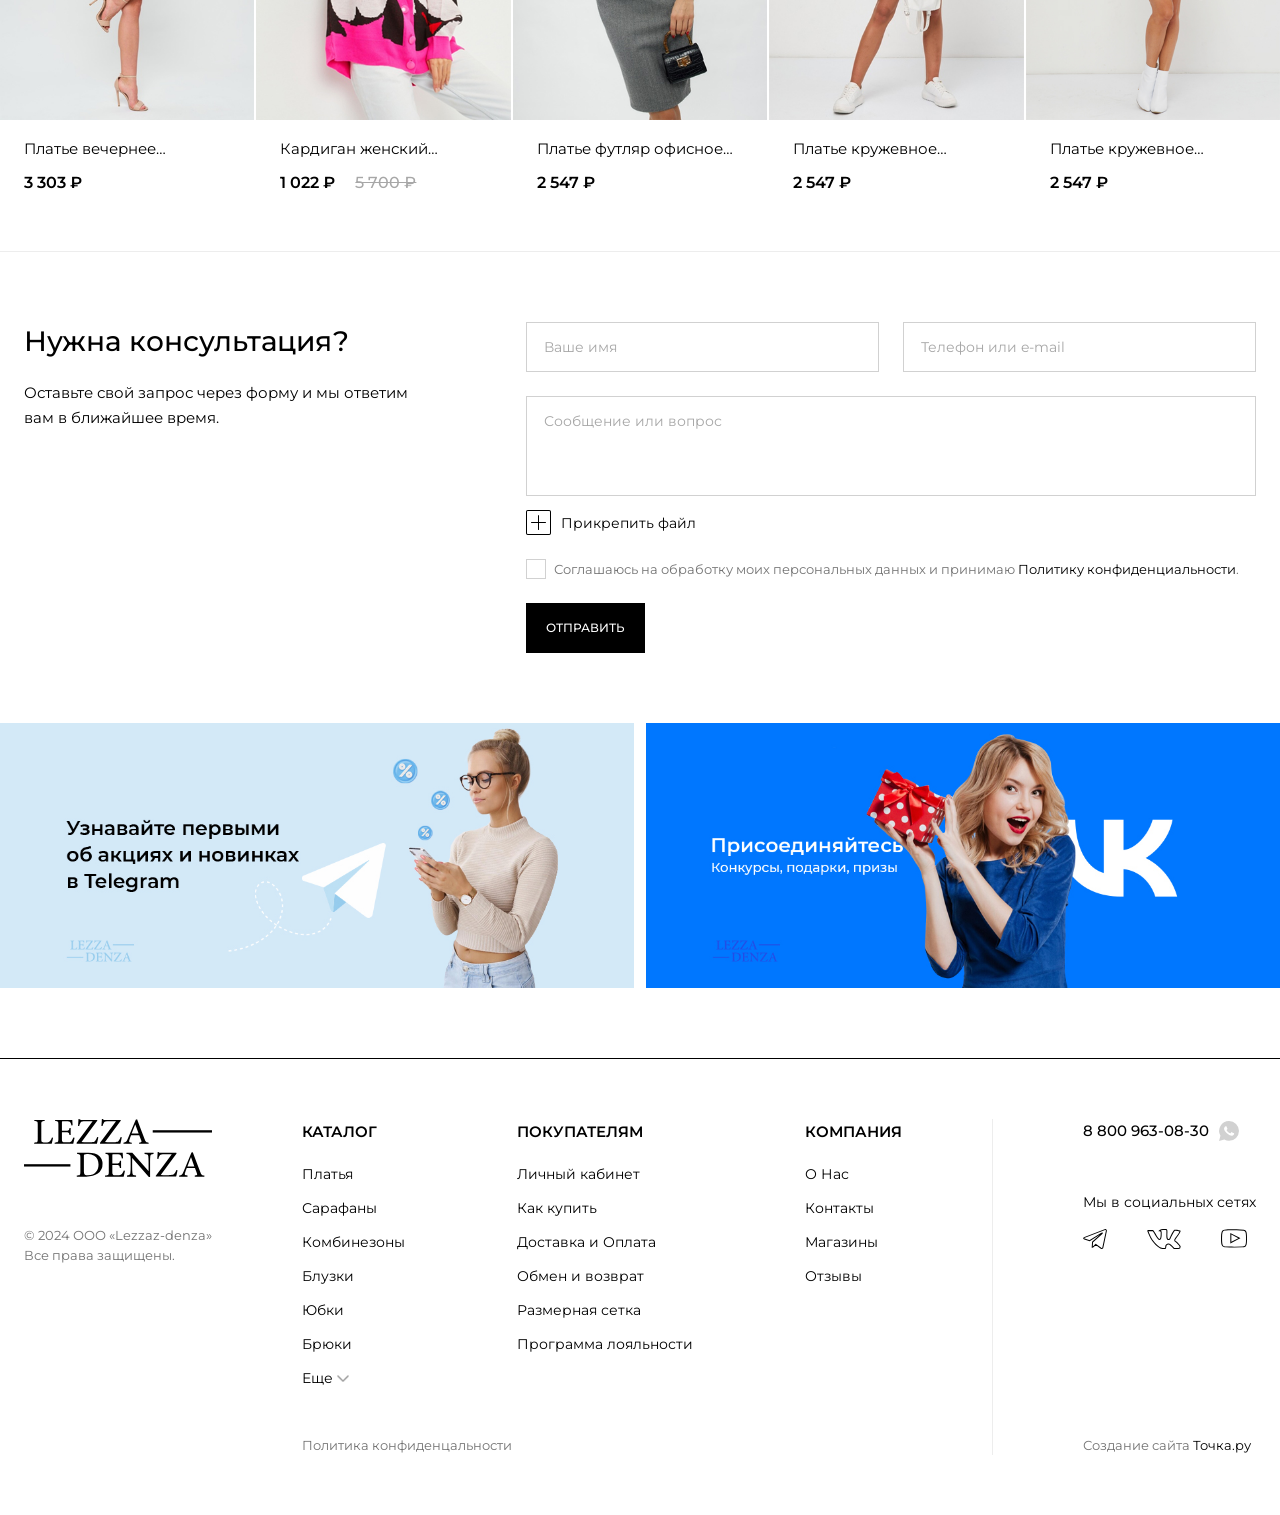
<file: product.html>
<!DOCTYPE html>
<html lang="ru">
	<head>
		<meta http-equiv="Content-Type" content="text/html; charset=utf-8">

		<!-- Adapting the page for mobile devices -->
		<meta name="viewport" content="width=device-width, initial-scale=1, maximum-scale=1">

		<!-- Prohibition of phone number recognition -->
		<meta name="format-detection" content="telephone=no">
		<meta name="SKYPE_TOOLBAR" content ="SKYPE_TOOLBAR_PARSER_COMPATIBLE">

		<!-- Page title -->
		<title>Заголовок страницы</title>

		<!-- Meta description -->
		<meta name="description" content="">

		<!-- Meta Keywords -->
		<meta name="keywords" content="">

		<!-- Site icon, size 32x32, transparency supported. Recommended format: .ico or .png -->
		<link rel="shortcut icon" href="favicon.png">

		<!-- Changing the color of the mobile browser panel -->
		<meta name="msapplication-TileColor" content="#000000">
		<meta name="theme-color" content="#000000">

		<!-- Connecting fonts from Google -->
		<link rel="preconnect" href="https://fonts.googleapis.com">
		<link rel="preconnect" href="https://fonts.gstatic.com" crossorigin>
		<link href="https://fonts.googleapis.com/css2?family=Montserrat:ital,wght@0,100..900;1,100..900&display=swap" rel="stylesheet">

		<!-- Connecting style files -->
		<link rel="stylesheet" href="css/swiper-bundle.min.css" async>
		<link rel="stylesheet" href="css/swiper.css" async>
		<link rel="stylesheet" href="css/fancybox.css" async>
		<link rel="stylesheet" href="css/ion.rangeSlider.css" async>
		<link rel="stylesheet" href="css/styles.css" async>

		<link rel="stylesheet" href="css/response_1899.css" media="print, (max-width: 1899px)" async>
		<link rel="stylesheet" href="css/response_1439.css" media="print, (max-width: 1439px)" async>
		<link rel="stylesheet" href="css/response_1279.css" media="print, (max-width: 1279px)" async>
		<link rel="stylesheet" href="css/response_1023.css" media="print, (max-width: 1023px)" async>
		<link rel="stylesheet" href="css/response_767.css" media="print, (max-width: 767px)" async>
		<link rel="stylesheet" href="css/response_479.css" media="(max-width: 479px)" async>
	</head>

	<body>
		<div class="wrap">
			<div class="main">
				<section class="top_banner">
					<div class="cont small">
						В продолжение приятного шопинга при покупке от 100 000 р. дарим поездку такси <a href="/">бизнес-класса</a>.
					</div>
				</section>


				<header>
					<div class="cont small row">
						<a href="/" class="logo">
							<img src="images/logo.svg" alt="">
						</a>

						<nav class="menu row">
							<div class="menu_item">
								<a href="/" class="sub_link active">КАТАЛОГ</a>

								<div class="sub_menu">
									<div class="cont small">
										<div class="row">
											<div class="col">
												<div><a href="/">Платья</a></div>
												<div><a href="/">Сарафаны</a></div>
											</div>

											<div class="col">
												<div><a href="/">Комбинезоны</a></div>
												<div><a href="/">Блузки</a></div>
											</div>

											<div class="col">
												<div><a href="/">Юбки</a></div>
												<div><a href="/">Брюки</a></div>
											</div>

											<div class="col">
												<div><a href="/">Джинсы</a></div>
												<div><a href="/">Топы</a></div>
											</div>

											<div class="col">
												<div><a href="/">Футболки</a></div>
												<div><a href="/">Вязанный трикотаж</a></div>
											</div>

											<div class="col">
												<div><a href="/">Верхняя одежда</a></div>
											</div>
										</div>
									</div>
								</div>
							</div>

							<div class="menu_item">
								<a href="/">ПОКУПАТЕЛЯМ</a>
							</div>

							<div class="menu_item">
								<a href="/">КОМПАНИЯ</a>
							</div>

							<div class="menu_item">
								<a href="/">SALE</a>
							</div>
						</nav>

						<div class="data">
							<div class="contacts">
								<div class="phone">
									<a href="tel:88009630830">8 800 963-08-30</a>

									<svg class="icon"><use xlink:href="images/sprite.svg#ic_whatsapp"></use></svg>
								</div>

								<button class="callback_btn modal_btn" data-modal="callback_modal">Обратный звонок</button>
							</div>

							<div class="icons">
								<div class="search modal_cont">
									<button class="btn mini_modal_btn" data-modal-id="#search_modal">
										<svg class="icon"><use xlink:href="images/sprite.svg#ic_search"></use></svg>
									</button>

									<div class="mini_modal" id="search_modal">
										<div class="cont small">
											<form action="">
												<input type="text" name="" value="" class="input" placeholder="Поиск">

												<button type="submit" class="submit_btn">
													<svg class="icon"><use xlink:href="images/sprite.svg#ic_search"></use></svg>
												</button>

												<div class="sep"></div>

												<button type="button" class="close_btn">
													<svg class="icon"><use xlink:href="images/sprite.svg#ic_close"></use></svg>
												</button>
											</form>
										</div>
									</div>
								</div>

								<div class="account">
									<button class="btn modal_btn" data-modal="login_modal">
										<svg class="icon"><use xlink:href="images/sprite.svg#ic_user"></use></svg>
									</button>
								</div>

								<div class="favorite">
									<a href="/" class="btn">
										<svg class="icon"><use xlink:href="images/sprite.svg#ic_favorite"></use></svg>
										<span>13</span>
									</a>
								</div>

								<div class="cart">
									<a href="/" class="btn">
										<svg class="icon"><use xlink:href="images/sprite.svg#ic_cart"></use></svg>
										<span>3</span>
									</a>
								</div>

								<button class="mob_menu_btn">
									<span></span>
								</button>
							</div>
						</div>
					</div>
				</header>


				<section class="mob_menu">
					<div class="scroll">
						<div class="menu">
							<div>
								<a href="/" class="sub_link">
									<span>КАТАЛОГ</span>
									<svg class="icon"><use xlink:href="images/sprite.svg#ic_arr_hor"></use></svg>
								</a>

								<div class="sub">
									<div><a href="/">Платья</a></div>

									<div><a href="/">Сарафаны</a></div>

									<div><a href="/">Комбинезоны</a></div>

									<div><a href="/">Блузки</a></div>

									<div><a href="/">Юбки</a></div>

									<div><a href="/">Брюки</a></div>

									<div class="hide">
										<div><a href="/">Джинсы</a></div>

										<div><a href="/">Топы</a></div>

										<div><a href="/">Футболки</a></div>

										<div><a href="/">Вязанный трикотаж</a></div>

										<div><a href="/">Верхняя одежда</a></div>
									</div>

									<button class="spoler_btn">
										<span>Еще</span>
										<span>Свернуть</span>
										<svg class="icon"><use xlink:href="images/sprite.svg#ic_arr_hor"></use></svg>
									</button>
								</div>
							</div>

							<div>
								<a href="/" class="sub_link">
									<span>ПОКУПАТЕЛЯМ</span>
									<svg class="icon"><use xlink:href="images/sprite.svg#ic_arr_hor"></use></svg>
								</a>
							</div>

							<div>
								<a href="/" class="sub_link">
									<span>КОМПАНИЯ</span>
									<svg class="icon"><use xlink:href="images/sprite.svg#ic_arr_hor"></use></svg>
								</a>
							</div>

							<div>
								<a href="/" class="sub_link">
									<span>SALE</span>
								</a>
							</div>
						</div>

						<div class="contacts">
							<div class="phone">
								<a href="tel:88009630830">8 800 963-08-30</a>
							</div>

							<button class="callback_btn modal_btn" data-modal="callback_modal">Обратный звонок</button>

							<div class="socials">
								<a href="mailto:" class="email_link">
									<svg class="icon"><use xlink:href="images/sprite.svg#ic_email"></use></svg>
								</a>

								<a href="/" target="_blank" rel="noopener nofollow" class="whatsapp_link">
									<svg class="icon"><use xlink:href="images/sprite.svg#ic_whatsapp2"></use></svg>
								</a>

								<a href="/" target="_blank" rel="noopener nofollow" class="telegram_link">
									<svg class="icon"><use xlink:href="images/sprite.svg#ic_telegram"></use></svg>
								</a>

								<a href="/" target="_blank" rel="noopener nofollow" class="vk_link">
									<svg class="icon"><use xlink:href="images/sprite.svg#ic_vk"></use></svg>
								</a>
							</div>
						</div>
					</div>
				</section>


				<section class="page_head mob_hide pad_r">
					<div class="cont padding">
						<div class="breadcrumbs">
							<a href="/">Главная</a>

							<span class="sep"></span>

							<a href="/">Каталог</a>

							<span class="sep"></span>

							<a href="/">Платья</a>

							<span class="sep"></span>

							<a href="/">Летние платья</a>

							<span class="sep"></span>

							<span class="current">Женское летнее короткое платье свободного кроя на пуговицах с поясом</span>
						</div>
					</div>
				</section>


				<section class="product_info block">
					<div class="cont padding row">
						<div class="images">
							<div class="stickers">
								<div><div class="sticker purple">АКЦИЯ</div></div>
							</div>

							<button class="favorite_btn">
								<svg class="icon"><use xlink:href="images/sprite.svg#ic_favorite"></use></svg>
								<svg class="icon"><use xlink:href="images/sprite.svg#ic_favorite_a"></use></svg>
							</button>

							<div class="swiper">
								<div class="row">
									<div>
										<button class="image product_images_btn" data-modal="product_images_modal" data-slide-index="0">
											<img src="images/tmp/product_img1.jpg" alt="" loading="lazy">
										</button>
									</div>

									<div>
										<button class="image product_images_btn" data-modal="product_images_modal" data-slide-index="1">
											<img src="images/tmp/product_img2.jpg" alt="" loading="lazy">
										</button>
									</div>

									<div>
										<button class="image product_images_btn" data-modal="product_images_modal" data-slide-index="2">
											<img src="images/tmp/product_img3.jpg" alt="" loading="lazy">

											<div class="icon">
												<svg><use xlink:href="images/sprite.svg#ic_video_play"></use></svg>
											</div>
										</button>
									</div>

									<div>
										<button class="image product_images_btn" data-modal="product_images_modal" data-slide-index="3">
											<img src="images/tmp/product_img4.jpg" alt="" loading="lazy">
										</button>
									</div>

									<div>
										<button class="image product_images_btn" data-modal="product_images_modal" data-slide-index="0">
											<img src="images/tmp/product_img1.jpg" alt="" loading="lazy">
										</button>
									</div>

									<div>
										<button class="image product_images_btn" data-modal="product_images_modal" data-slide-index="1">
											<img src="images/tmp/product_img2.jpg" alt="" loading="lazy">
										</button>
									</div>

									<div>
										<button class="image product_images_btn" data-modal="product_images_modal" data-slide-index="3">
											<img src="images/tmp/product_img4.jpg" alt="" loading="lazy">
										</button>
									</div>

									<div>
										<button class="image product_images_btn" data-modal="product_images_modal" data-slide-index="0">
											<img src="images/tmp/product_img1.jpg" alt="" loading="lazy">
										</button>
									</div>

									<div>
										<button class="image product_images_btn" data-modal="product_images_modal" data-slide-index="1">
											<img src="images/tmp/product_img2.jpg" alt="" loading="lazy">
										</button>
									</div>

									<div>
										<button class="image product_images_btn" data-modal="product_images_modal" data-slide-index="3">
											<img src="images/tmp/product_img4.jpg" alt="" loading="lazy">
										</button>
									</div>

									<div>
										<button class="image product_images_btn" data-modal="product_images_modal" data-slide-index="0">
											<img src="images/tmp/product_img1.jpg" alt="" loading="lazy">
										</button>
									</div>

									<div>
										<button class="image product_images_btn" data-modal="product_images_modal" data-slide-index="1">
											<img src="images/tmp/product_img2.jpg" alt="" loading="lazy">
										</button>
									</div>
								</div>

								<div class="swiper-pagination"></div>
							</div>
						</div>


						<div class="data">
							<div class="share">
								<button class="btn">
									<span>Поделиться</span>
									<svg class="icon"><use xlink:href="images/sprite.svg#ic_share"></use></svg>
								</button>
							</div>

							<div class="sticky">
								<h1 class="product_name">Платье летнее короткое</h1>

								<div class="features">
									<div class="items">
										<div>
											<div class="label">Артикул</div>

											<div class="line"></div>

											<div class="val">146337416</div>
										</div>

										<div>
											<div class="label">Состав</div>

											<div class="line"></div>

											<div class="val">65% вискоза 35% полиэстер</div>
										</div>
									</div>

									<button class="spoler_btn">
										<span>Все характеристики</span>
										<svg class="icon"><use xlink:href="images/sprite.svg#ic_arr_hor"></use></svg>
									</button>
								</div>

								<div class="colors">
									<div class="label">Цвет: <span>розовая пудра, пудровый, розовый</span></div>

									<div class="swiper">
										<div class="swiper-wrapper">
											<div class="swiper-slide">
												<a class="color active">
													<div class="thumb">
														<img src="images/tmp/product_color_thumb1.jpg" alt="" loading="lazy">
													</div>

													<div>Розовый</div>
												</a>
											</div>

											<div class="swiper-slide">
												<a href="/" class="color">
													<div class="thumb">
														<img src="images/tmp/product_color_thumb2.jpg" alt="" loading="lazy">
													</div>

													<div>Черный</div>
												</a>
											</div>

											<div class="swiper-slide">
												<a href="/" class="color">
													<div class="thumb">
														<img src="images/tmp/product_color_thumb3.jpg" alt="" loading="lazy">
													</div>

													<div>Синий</div>
												</a>
											</div>

											<div class="swiper-slide">
												<a href="/" class="color">
													<div class="thumb">
														<img src="images/tmp/product_color_thumb4.jpg" alt="" loading="lazy">
													</div>

													<div>Изумрудный</div>
												</a>
											</div>

											<div class="swiper-slide">
												<a href="/" class="color">
													<div class="thumb">
														<img src="images/tmp/product_color_thumb5.jpg" alt="" loading="lazy">
													</div>

													<div>Коричневый</div>
												</a>
											</div>

											<div class="swiper-slide">
												<a href="/" class="color">
													<div class="thumb">
														<img src="images/tmp/product_color_thumb6.jpg" alt="" loading="lazy">
													</div>

													<div>Зеленый</div>
												</a>
											</div>

											<div class="swiper-slide">
												<a class="color active">
													<div class="thumb">
														<img src="images/tmp/product_color_thumb1.jpg" alt="" loading="lazy">
													</div>

													<div>Розовый</div>
												</a>
											</div>

											<div class="swiper-slide">
												<a href="/" class="color">
													<div class="thumb">
														<img src="images/tmp/product_color_thumb2.jpg" alt="" loading="lazy">
													</div>

													<div>Черный</div>
												</a>
											</div>

											<div class="swiper-slide">
												<a href="/" class="color">
													<div class="thumb">
														<img src="images/tmp/product_color_thumb3.jpg" alt="" loading="lazy">
													</div>

													<div>Синий</div>
												</a>
											</div>

											<div class="swiper-slide">
												<a href="/" class="color">
													<div class="thumb">
														<img src="images/tmp/product_color_thumb4.jpg" alt="" loading="lazy">
													</div>

													<div>Изумрудный</div>
												</a>
											</div>

											<div class="swiper-slide">
												<a href="/" class="color">
													<div class="thumb">
														<img src="images/tmp/product_color_thumb5.jpg" alt="" loading="lazy">
													</div>

													<div>Коричневый</div>
												</a>
											</div>

											<div class="swiper-slide">
												<a href="/" class="color">
													<div class="thumb">
														<img src="images/tmp/product_color_thumb6.jpg" alt="" loading="lazy">
													</div>

													<div>Зеленый</div>
												</a>
											</div>
										</div>

										<button class="swiper-button-prev">
											<svg class="icon"><use xlink:href="images/sprite.svg#ic_arr_hor"></use></svg>
										</button>

										<button class="swiper-button-next">
											<svg class="icon"><use xlink:href="images/sprite.svg#ic_arr_hor"></use></svg>
										</button>
									</div>
								</div>

								<div class="sizes">
									<div class="row">
										<div class="label">Размер:</div>

										<div class="vals">
											<label class="size">
												<input type="radio" name="size">
												<div>42</div>
											</label>

											<label class="size">
												<input type="radio" name="size">
												<div>44</div>
											</label>

											<label class="size">
												<input type="radio" name="size" checked>
												<div>46</div>
											</label>

											<label class="size">
												<input type="radio" name="size">
												<div>48</div>
											</label>

											<label class="size">
												<input type="radio" name="size">
												<div>50</div>
											</label>

											<label class="size">
												<input type="radio" name="size">
												<div>52</div>
											</label>

											<label class="size">
												<input type="radio" name="size">
												<div>54</div>
											</label>

											<label class="size">
												<input type="radio" name="size">
												<div>56</div>
											</label>
										</div>
									</div>

									<button class="table_btn scroll_btn" data-anchor="product_sizes">Таблица размеров</button>
								</div>

								<div class="price">2 705 ₽ <span class="old">3 950 ₽</span></div>

								<div class="buy">
									<div class="btns">
										<div>
											<button class="buy_btn">
												<svg class="icon"><use xlink:href="images/sprite.svg#ic_cart"></use></svg>
												<span>ДОБАВИТЬ В КОРЗИНУ</span>
											</button>

											<button class="wb_btn">WILDBERRIES</button>

											<button class="ozon_btn">OZON</button>
										</div>

										<button class="quike_buy_btn modal_btn" data-modal="quike_buy_modal">КУПИТЬ В ОДИН КЛИК</button>

										<button class="favorite_btn">
											<svg class="icon"><use xlink:href="images/sprite.svg#ic_favorite"></use></svg>
											<svg class="icon"><use xlink:href="images/sprite.svg#ic_favorite_a"></use></svg>

											<span>В избранное</span>
											<span>В избранном</span>
										</button>
									</div>
								</div>

								<div class="accordion">
									<div class="accordion_item">
										<div class="head">
											<div class="title">Доставка и оплата</div>

											<svg class="icon"><use xlink:href="images/sprite.svg#ic_arr_hor"></use></svg>
										</div>

										<div class="data">
											<div class="text_block">

											</div>
										</div>
									</div>

									<div class="accordion_item">
										<div class="head">
											<div class="title">Описание</div>

											<svg class="icon"><use xlink:href="images/sprite.svg#ic_arr_hor"></use></svg>
										</div>

										<div class="data">
											<div class="text_block">
												<p>Стильный яркий женский сарафан Lezza Denza — идеальное решение для весны и жаркого лета! Легкий, воздушный предмет одежды без рукавов на бретельках с открытыми плечами стройнит фигуру, подчеркивает женственность и сексуальность. Сочетание оригинального современного принта и классического фасона делает это платье необычным и очень эффектным. Красивый глубокий вырез, подчеркивающий грудь, слегка приталенный крой и свободная пышная юбка длины миди ниже колен придают силуэту изысканные очертания. Обновите гардероб, создайте модный запоминающийся образ!</p>

												<p>Надевайте его по любому случаю, как праздничный, вечерний наряд, офисный, домашний или повседневный вариант, почувствуйте как мир преображается вокруг вас! Сарафан с рисунком идеален для торжественного мероприятия, корпоратива, романтического свидания, прогулки, коктейльной вечеринки, работы в офисе, дискотеки, танцев, делового ужина в ресторане, выписки из роддома, на день рождения. Носите его дома, на даче, устраивайте фотосессии на пикнике с подружками и друзьями. Обязательно возьмите с собой в поездку на море!</p>

												<p>Стильный яркий женский сарафан Lezza Denza — идеальное решение для весны и жаркого лета! Легкий, воздушный предмет одежды без рукавов на бретельках с открытыми плечами стройнит фигуру, подчеркивает женственность и сексуальность. Сочетание оригинального современного принта и классического фасона делает это платье необычным и очень эффектным. Красивый глубокий вырез, подчеркивающий грудь, слегка приталенный крой и свободная пышная юбка длины миди ниже колен придают силуэту изысканные очертания. Обновите гардероб, создайте модный запоминающийся образ!</p>

												<p>Надевайте его по любому случаю, как праздничный, вечерний наряд, офисный, домашний или повседневный вариант, почувствуйте как мир преображается вокруг вас! Сарафан с рисунком идеален для торжественного мероприятия, корпоратива, романтического свидания, прогулки, коктейльной вечеринки, работы в офисе, дискотеки, танцев, делового ужина в ресторане, выписки из роддома, на день рождения. Носите его дома, на даче, устраивайте фотосессии на пикнике с подружками и друзьями. Обязательно возьмите с собой в поездку на море!</p>
											</div>
										</div>
									</div>
								</div>
							</div>
						</div>
					</div>
				</section>


				<section class="instagram block">
					<div class="cont">
						<div class="block_head small_m">
							<div class="title">#lezzadenza</div>

							<div class="desc">Благодарим за ваш выбор!</div>
						</div>

						<div class="swiper">
							<div class="swiper-wrapper">
								<div class="swiper-slide">
									<a href="/" class="image" target="_blank" rel="nooepner nofollow">
										<img src="images/tmp/instagram_thumb1.jpg" alt="" loading="lazy">
									</a>
								</div>

								<div class="swiper-slide">
									<a href="/" class="image" target="_blank" rel="nooepner nofollow">
										<img src="images/tmp/instagram_thumb2.jpg" alt="" loading="lazy">
									</a>
								</div>

								<div class="swiper-slide">
									<a href="/" class="image" target="_blank" rel="nooepner nofollow">
										<img src="images/tmp/instagram_thumb3.jpg" alt="" loading="lazy">
									</a>
								</div>

								<div class="swiper-slide">
									<a href="/" class="image" target="_blank" rel="nooepner nofollow">
										<img src="images/tmp/instagram_thumb4.jpg" alt="" loading="lazy">
									</a>
								</div>

								<div class="swiper-slide">
									<a href="/" class="image" target="_blank" rel="nooepner nofollow">
										<img src="images/tmp/instagram_thumb1.jpg" alt="" loading="lazy">
									</a>
								</div>

								<div class="swiper-slide">
									<a href="/" class="image" target="_blank" rel="nooepner nofollow">
										<img src="images/tmp/instagram_thumb2.jpg" alt="" loading="lazy">
									</a>
								</div>

								<div class="swiper-slide">
									<a href="/" class="image" target="_blank" rel="nooepner nofollow">
										<img src="images/tmp/instagram_thumb3.jpg" alt="" loading="lazy">
									</a>
								</div>

								<div class="swiper-slide">
									<a href="/" class="image" target="_blank" rel="nooepner nofollow">
										<img src="images/tmp/instagram_thumb4.jpg" alt="" loading="lazy">
									</a>
								</div>
							</div>

							<button class="swiper-button-prev">
								<svg class="icon"><use xlink:href="images/sprite.svg#ic_arr_hor"></use></svg>
							</button>

							<button class="swiper-button-next">
								<svg class="icon"><use xlink:href="images/sprite.svg#ic_arr_hor"></use></svg>
							</button>
						</div>

						<div class="add_btn">
							<button class="btn modal_btn" data-modal="add_photo_modal">ДОБАВИТЬ ФОТО</button>
						</div>
					</div>
				</section>


				<section class="products">
					<div class="cont">
						<div class="block_head small_m">
							<div class="title">Вам может понравиться</div>
						</div>

						<div class="swiper">
							<div class="swiper-wrapper">
								<div class="swiper-slide">
									<div class="product">
										<div class="stickers">
											<div><div class="sticker black">ХИТ</div></div>
											<div><div class="sticker purple">АКЦИЯ</div></div>
										</div>

										<div class="thumb">
											<a href="/">
												<img src="images/tmp/product_thumb6.jpg" alt="" loading="lazy">
											</a>

											<div class="data">
												<div class="sizes">
													<label class="size">
														<input type="radio" name="product6_size">
														<div>42</div>
													</label>

													<label class="size">
														<input type="radio" name="product6_size">
														<div>44</div>
													</label>

													<label class="size">
														<input type="radio" name="product6_size">
														<div>46</div>
													</label>

													<label class="size">
														<input type="radio" name="product6_size">
														<div>48</div>
													</label>

													<label class="size">
														<input type="radio" name="product6_size">
														<div>50</div>
													</label>

													<label class="size">
														<input type="radio" name="product6_size">
														<div>52</div>
													</label>

													<label class="size">
														<input type="radio" name="product6_size">
														<div>54</div>
													</label>

													<label class="size">
														<input type="radio" name="product6_size">
														<div>56</div>
													</label>
												</div>

												<button class="buy_btn">
													<svg class="icon"><use xlink:href="images/sprite.svg#ic_cart"></use></svg>

													<svg class="icon"><use xlink:href="images/sprite.svg#ic_cart_a"></use></svg>
												</button>

												<button class="favorite_btn">
													<svg class="icon"><use xlink:href="images/sprite.svg#ic_favorite"></use></svg>

													<svg class="icon"><use xlink:href="images/sprite.svg#ic_favorite_a"></use></svg>
												</button>
											</div>
										</div>

										<div class="info">
											<div class="name">
												<a href="/">Платье летнее льняное нарядное миди</a>
											</div>

											<div class="price">468 ₽ <span class="old">493 ₽</span></div>
										</div>
									</div>
								</div>

								<div class="swiper-slide">
									<div class="product">
										<div class="thumb">
											<a href="/">
												<img src="images/tmp/product_thumb7.jpg" alt="" loading="lazy">
											</a>

											<div class="data">
												<div class="sizes">
													<label class="size">
														<input type="radio" name="product7_size">
														<div>42</div>
													</label>

													<label class="size">
														<input type="radio" name="product7_size">
														<div>44</div>
													</label>

													<label class="size">
														<input type="radio" name="product7_size">
														<div>46</div>
													</label>

													<label class="size">
														<input type="radio" name="product7_size">
														<div>48</div>
													</label>

													<label class="size">
														<input type="radio" name="product7_size">
														<div>50</div>
													</label>

													<label class="size">
														<input type="radio" name="product7_size">
														<div>52</div>
													</label>

													<label class="size">
														<input type="radio" name="product7_size">
														<div>54</div>
													</label>

													<label class="size">
														<input type="radio" name="product7_size">
														<div>56</div>
													</label>
												</div>

												<button class="buy_btn">
													<svg class="icon"><use xlink:href="images/sprite.svg#ic_cart"></use></svg>

													<svg class="icon"><use xlink:href="images/sprite.svg#ic_cart_a"></use></svg>
												</button>

												<button class="favorite_btn">
													<svg class="icon"><use xlink:href="images/sprite.svg#ic_favorite"></use></svg>

													<svg class="icon"><use xlink:href="images/sprite.svg#ic_favorite_a"></use></svg>
												</button>
											</div>
										</div>

										<div class="info">
											<div class="name">
												<a href="/">Платье сарафан летний с открытой спиной на лямках длинный</a>
											</div>

											<div class="price">2 325 ₽</div>
										</div>
									</div>
								</div>

								<div class="swiper-slide">
									<div class="product">
										<div class="stickers">
											<div><div class="sticker yellow">EXCLUSIVE</div></div>
											<div><div class="sticker black">ХИТ</div></div>
										</div>

										<div class="thumb">
											<a href="/">
												<img src="images/tmp/product_thumb8.jpg" alt="" loading="lazy">
											</a>

											<div class="data">
												<div class="sizes">
													<label class="size">
														<input type="radio" name="product8_size">
														<div>42</div>
													</label>

													<label class="size">
														<input type="radio" name="product8_size">
														<div>44</div>
													</label>

													<label class="size">
														<input type="radio" name="product8_size">
														<div>46</div>
													</label>

													<label class="size">
														<input type="radio" name="product8_size">
														<div>48</div>
													</label>

													<label class="size">
														<input type="radio" name="product8_size">
														<div>50</div>
													</label>

													<label class="size">
														<input type="radio" name="product8_size">
														<div>52</div>
													</label>

													<label class="size">
														<input type="radio" name="product8_size">
														<div>54</div>
													</label>

													<label class="size">
														<input type="radio" name="product8_size">
														<div>56</div>
													</label>
												</div>

												<button class="buy_btn">
													<svg class="icon"><use xlink:href="images/sprite.svg#ic_cart"></use></svg>

													<svg class="icon"><use xlink:href="images/sprite.svg#ic_cart_a"></use></svg>
												</button>

												<button class="favorite_btn">
													<svg class="icon"><use xlink:href="images/sprite.svg#ic_favorite"></use></svg>

													<svg class="icon"><use xlink:href="images/sprite.svg#ic_favorite_a"></use></svg>
												</button>
											</div>
										</div>

										<div class="info">
											<div class="name">
												<a href="/">Платье летнее вечернее стильное</a>
											</div>

											<div class="price">1 625 ₽</div>
										</div>
									</div>
								</div>

								<div class="swiper-slide">
									<div class="product">
										<div class="thumb">
											<a href="/">
												<img src="images/tmp/product_thumb9.jpg" alt="" loading="lazy">
											</a>

											<div class="data">
												<div class="sizes">
													<label class="size">
														<input type="radio" name="product9_size">
														<div>42</div>
													</label>

													<label class="size">
														<input type="radio" name="product9_size">
														<div>44</div>
													</label>

													<label class="size">
														<input type="radio" name="product9_size">
														<div>46</div>
													</label>

													<label class="size">
														<input type="radio" name="product9_size">
														<div>48</div>
													</label>

													<label class="size">
														<input type="radio" name="product9_size">
														<div>50</div>
													</label>

													<label class="size">
														<input type="radio" name="product9_size">
														<div>52</div>
													</label>

													<label class="size">
														<input type="radio" name="product9_size">
														<div>54</div>
													</label>

													<label class="size">
														<input type="radio" name="product9_size">
														<div>56</div>
													</label>
												</div>

												<button class="buy_btn">
													<svg class="icon"><use xlink:href="images/sprite.svg#ic_cart"></use></svg>

													<svg class="icon"><use xlink:href="images/sprite.svg#ic_cart_a"></use></svg>
												</button>

												<button class="favorite_btn">
													<svg class="icon"><use xlink:href="images/sprite.svg#ic_favorite"></use></svg>

													<svg class="icon"><use xlink:href="images/sprite.svg#ic_favorite_a"></use></svg>
												</button>
											</div>
										</div>

										<div class="info">
											<div class="name">
												<a href="/">Платье женское летнее праздничное стильное миди в цветочек</a>
											</div>

											<div class="price">1 727 ₽</div>
										</div>
									</div>
								</div>

								<div class="swiper-slide">
									<div class="product">
										<div class="stickers">
											<div><div class="sticker purple">АКЦИЯ</div></div>
										</div>

										<div class="thumb">
											<a href="/">
												<img src="images/tmp/product_thumb10.jpg" alt="" loading="lazy">
											</a>

											<div class="data">
												<div class="sizes">
													<label class="size">
														<input type="radio" name="product10_size">
														<div>42</div>
													</label>

													<label class="size">
														<input type="radio" name="product10_size">
														<div>44</div>
													</label>

													<label class="size">
														<input type="radio" name="product10_size">
														<div>46</div>
													</label>

													<label class="size">
														<input type="radio" name="product10_size">
														<div>48</div>
													</label>

													<label class="size">
														<input type="radio" name="product10_size">
														<div>50</div>
													</label>

													<label class="size">
														<input type="radio" name="product10_size">
														<div>52</div>
													</label>

													<label class="size">
														<input type="radio" name="product10_size">
														<div>54</div>
													</label>

													<label class="size">
														<input type="radio" name="product10_size">
														<div>56</div>
													</label>
												</div>

												<button class="buy_btn">
													<svg class="icon"><use xlink:href="images/sprite.svg#ic_cart"></use></svg>

													<svg class="icon"><use xlink:href="images/sprite.svg#ic_cart_a"></use></svg>
												</button>

												<button class="favorite_btn">
													<svg class="icon"><use xlink:href="images/sprite.svg#ic_favorite"></use></svg>

													<svg class="icon"><use xlink:href="images/sprite.svg#ic_favorite_a"></use></svg>
												</button>
											</div>
										</div>

										<div class="info">
											<div class="name">
												<a href="/">Платье женское летнее длины миди с оригинальным рисунком</a>
											</div>

											<div class="price">2 133 ₽ <spam class="old">7 192 ₽</spam></div>
										</div>
									</div>
								</div>

								<div class="swiper-slide">
									<div class="product">
										<div class="stickers">
											<div><div class="sticker black">ХИТ</div></div>
											<div><div class="sticker purple">АКЦИЯ</div></div>
										</div>

										<div class="thumb">
											<a href="/">
												<img src="images/tmp/product_thumb6.jpg" alt="" loading="lazy">
											</a>

											<div class="data">
												<div class="sizes">
													<label class="size">
														<input type="radio" name="product6_size">
														<div>42</div>
													</label>

													<label class="size">
														<input type="radio" name="product6_size">
														<div>44</div>
													</label>

													<label class="size">
														<input type="radio" name="product6_size">
														<div>46</div>
													</label>

													<label class="size">
														<input type="radio" name="product6_size">
														<div>48</div>
													</label>

													<label class="size">
														<input type="radio" name="product6_size">
														<div>50</div>
													</label>

													<label class="size">
														<input type="radio" name="product6_size">
														<div>52</div>
													</label>

													<label class="size">
														<input type="radio" name="product6_size">
														<div>54</div>
													</label>

													<label class="size">
														<input type="radio" name="product6_size">
														<div>56</div>
													</label>
												</div>

												<button class="buy_btn">
													<svg class="icon"><use xlink:href="images/sprite.svg#ic_cart"></use></svg>

													<svg class="icon"><use xlink:href="images/sprite.svg#ic_cart_a"></use></svg>
												</button>

												<button class="favorite_btn">
													<svg class="icon"><use xlink:href="images/sprite.svg#ic_favorite"></use></svg>

													<svg class="icon"><use xlink:href="images/sprite.svg#ic_favorite_a"></use></svg>
												</button>
											</div>
										</div>

										<div class="info">
											<div class="name">
												<a href="/">Платье летнее льняное нарядное миди</a>
											</div>

											<div class="price">468 ₽ <span class="old">493 ₽</span></div>
										</div>
									</div>
								</div>

								<div class="swiper-slide">
									<div class="product">
										<div class="thumb">
											<a href="/">
												<img src="images/tmp/product_thumb7.jpg" alt="" loading="lazy">
											</a>

											<div class="data">
												<div class="sizes">
													<label class="size">
														<input type="radio" name="product7_size">
														<div>42</div>
													</label>

													<label class="size">
														<input type="radio" name="product7_size">
														<div>44</div>
													</label>

													<label class="size">
														<input type="radio" name="product7_size">
														<div>46</div>
													</label>

													<label class="size">
														<input type="radio" name="product7_size">
														<div>48</div>
													</label>

													<label class="size">
														<input type="radio" name="product7_size">
														<div>50</div>
													</label>

													<label class="size">
														<input type="radio" name="product7_size">
														<div>52</div>
													</label>

													<label class="size">
														<input type="radio" name="product7_size">
														<div>54</div>
													</label>

													<label class="size">
														<input type="radio" name="product7_size">
														<div>56</div>
													</label>
												</div>

												<button class="buy_btn">
													<svg class="icon"><use xlink:href="images/sprite.svg#ic_cart"></use></svg>

													<svg class="icon"><use xlink:href="images/sprite.svg#ic_cart_a"></use></svg>
												</button>

												<button class="favorite_btn">
													<svg class="icon"><use xlink:href="images/sprite.svg#ic_favorite"></use></svg>

													<svg class="icon"><use xlink:href="images/sprite.svg#ic_favorite_a"></use></svg>
												</button>
											</div>
										</div>

										<div class="info">
											<div class="name">
												<a href="/">Платье сарафан летний с открытой спиной на лямках длинный</a>
											</div>

											<div class="price">2 325 ₽</div>
										</div>
									</div>
								</div>

								<div class="swiper-slide">
									<div class="product">
										<div class="stickers">
											<div><div class="sticker yellow">EXCLUSIVE</div></div>
											<div><div class="sticker black">ХИТ</div></div>
										</div>

										<div class="thumb">
											<a href="/">
												<img src="images/tmp/product_thumb8.jpg" alt="" loading="lazy">
											</a>

											<div class="data">
												<div class="sizes">
													<label class="size">
														<input type="radio" name="product8_size">
														<div>42</div>
													</label>

													<label class="size">
														<input type="radio" name="product8_size">
														<div>44</div>
													</label>

													<label class="size">
														<input type="radio" name="product8_size">
														<div>46</div>
													</label>

													<label class="size">
														<input type="radio" name="product8_size">
														<div>48</div>
													</label>

													<label class="size">
														<input type="radio" name="product8_size">
														<div>50</div>
													</label>

													<label class="size">
														<input type="radio" name="product8_size">
														<div>52</div>
													</label>

													<label class="size">
														<input type="radio" name="product8_size">
														<div>54</div>
													</label>

													<label class="size">
														<input type="radio" name="product8_size">
														<div>56</div>
													</label>
												</div>

												<button class="buy_btn">
													<svg class="icon"><use xlink:href="images/sprite.svg#ic_cart"></use></svg>

													<svg class="icon"><use xlink:href="images/sprite.svg#ic_cart_a"></use></svg>
												</button>

												<button class="favorite_btn">
													<svg class="icon"><use xlink:href="images/sprite.svg#ic_favorite"></use></svg>

													<svg class="icon"><use xlink:href="images/sprite.svg#ic_favorite_a"></use></svg>
												</button>
											</div>
										</div>

										<div class="info">
											<div class="name">
												<a href="/">Платье летнее вечернее стильное</a>
											</div>

											<div class="price">1 625 ₽</div>
										</div>
									</div>
								</div>

								<div class="swiper-slide">
									<div class="product">
										<div class="thumb">
											<a href="/">
												<img src="images/tmp/product_thumb9.jpg" alt="" loading="lazy">
											</a>

											<div class="data">
												<div class="sizes">
													<label class="size">
														<input type="radio" name="product9_size">
														<div>42</div>
													</label>

													<label class="size">
														<input type="radio" name="product9_size">
														<div>44</div>
													</label>

													<label class="size">
														<input type="radio" name="product9_size">
														<div>46</div>
													</label>

													<label class="size">
														<input type="radio" name="product9_size">
														<div>48</div>
													</label>

													<label class="size">
														<input type="radio" name="product9_size">
														<div>50</div>
													</label>

													<label class="size">
														<input type="radio" name="product9_size">
														<div>52</div>
													</label>

													<label class="size">
														<input type="radio" name="product9_size">
														<div>54</div>
													</label>

													<label class="size">
														<input type="radio" name="product9_size">
														<div>56</div>
													</label>
												</div>

												<button class="buy_btn">
													<svg class="icon"><use xlink:href="images/sprite.svg#ic_cart"></use></svg>

													<svg class="icon"><use xlink:href="images/sprite.svg#ic_cart_a"></use></svg>
												</button>

												<button class="favorite_btn">
													<svg class="icon"><use xlink:href="images/sprite.svg#ic_favorite"></use></svg>

													<svg class="icon"><use xlink:href="images/sprite.svg#ic_favorite_a"></use></svg>
												</button>
											</div>
										</div>

										<div class="info">
											<div class="name">
												<a href="/">Платье женское летнее праздничное стильное миди в цветочек</a>
											</div>

											<div class="price">1 727 ₽</div>
										</div>
									</div>
								</div>

								<div class="swiper-slide">
									<div class="product">
										<div class="stickers">
											<div><div class="sticker purple">АКЦИЯ</div></div>
										</div>

										<div class="thumb">
											<a href="/">
												<img src="images/tmp/product_thumb10.jpg" alt="" loading="lazy">
											</a>

											<div class="data">
												<div class="sizes">
													<label class="size">
														<input type="radio" name="product10_size">
														<div>42</div>
													</label>

													<label class="size">
														<input type="radio" name="product10_size">
														<div>44</div>
													</label>

													<label class="size">
														<input type="radio" name="product10_size">
														<div>46</div>
													</label>

													<label class="size">
														<input type="radio" name="product10_size">
														<div>48</div>
													</label>

													<label class="size">
														<input type="radio" name="product10_size">
														<div>50</div>
													</label>

													<label class="size">
														<input type="radio" name="product10_size">
														<div>52</div>
													</label>

													<label class="size">
														<input type="radio" name="product10_size">
														<div>54</div>
													</label>

													<label class="size">
														<input type="radio" name="product10_size">
														<div>56</div>
													</label>
												</div>

												<button class="buy_btn">
													<svg class="icon"><use xlink:href="images/sprite.svg#ic_cart"></use></svg>

													<svg class="icon"><use xlink:href="images/sprite.svg#ic_cart_a"></use></svg>
												</button>

												<button class="favorite_btn">
													<svg class="icon"><use xlink:href="images/sprite.svg#ic_favorite"></use></svg>

													<svg class="icon"><use xlink:href="images/sprite.svg#ic_favorite_a"></use></svg>
												</button>
											</div>
										</div>

										<div class="info">
											<div class="name">
												<a href="/">Платье женское летнее длины миди с оригинальным рисунком</a>
											</div>

											<div class="price">2 133 ₽ <spam class="old">7 192 ₽</spam></div>
										</div>
									</div>
								</div>
							</div>

							<button class="swiper-button-prev">
								<svg class="icon"><use xlink:href="images/sprite.svg#ic_arr_hor"></use></svg>
							</button>

							<button class="swiper-button-next">
								<svg class="icon"><use xlink:href="images/sprite.svg#ic_arr_hor"></use></svg>
							</button>
						</div>

						<div class="all_link">
							<a href="/">Каталог</a>
						</div>
					</div>
				</section>


				<section class="products block border">
					<div class="cont">
						<div class="block_head small_m">
							<div class="title">Ранее просмотренные товары</div>
						</div>

						<div class="swiper">
							<div class="swiper-wrapper">
								<div class="swiper-slide">
									<div class="product">
										<div class="stickers">
											<div><div class="sticker white">НОВИНКА</div></div>
										</div>

										<div class="thumb">
											<a href="/">
												<img src="images/tmp/product_thumb1.jpg" alt="" loading="lazy">
											</a>

											<div class="data">
												<div class="sizes">
													<label class="size">
														<input type="radio" name="product1_size">
														<div>42</div>
													</label>

													<label class="size">
														<input type="radio" name="product1_size">
														<div>44</div>
													</label>

													<label class="size">
														<input type="radio" name="product1_size">
														<div>46</div>
													</label>

													<label class="size">
														<input type="radio" name="product1_size">
														<div>48</div>
													</label>

													<label class="size">
														<input type="radio" name="product1_size">
														<div>50</div>
													</label>

													<label class="size">
														<input type="radio" name="product1_size">
														<div>52</div>
													</label>

													<label class="size">
														<input type="radio" name="product1_size">
														<div>54</div>
													</label>

													<label class="size">
														<input type="radio" name="product1_size">
														<div>56</div>
													</label>
												</div>

												<button class="buy_btn">
													<svg class="icon"><use xlink:href="images/sprite.svg#ic_cart"></use></svg>

													<svg class="icon"><use xlink:href="images/sprite.svg#ic_cart_a"></use></svg>
												</button>

												<button class="favorite_btn">
													<svg class="icon"><use xlink:href="images/sprite.svg#ic_favorite"></use></svg>

													<svg class="icon"><use xlink:href="images/sprite.svg#ic_favorite_a"></use></svg>
												</button>
											</div>
										</div>

										<div class="info">
											<div class="name">
												<a href="/">Платье вечернее повседневное праздничное офисное нарядное</a>
											</div>

											<div class="price">3 303 ₽</div>
										</div>
									</div>
								</div>

								<div class="swiper-slide">
									<div class="product">
										<div class="stickers">
											<div><div class="sticker purple">АКЦИЯ</div></div>
										</div>

										<div class="thumb">
											<a href="/">
												<img src="images/tmp/product_thumb2.jpg" alt="" loading="lazy">
											</a>

											<div class="data">
												<div class="sizes">
													<label class="size">
														<input type="radio" name="product2_size">
														<div>42</div>
													</label>

													<label class="size">
														<input type="radio" name="product2_size">
														<div>44</div>
													</label>

													<label class="size">
														<input type="radio" name="product2_size">
														<div>46</div>
													</label>

													<label class="size">
														<input type="radio" name="product2_size">
														<div>48</div>
													</label>

													<label class="size">
														<input type="radio" name="product2_size">
														<div>50</div>
													</label>

													<label class="size">
														<input type="radio" name="product2_size">
														<div>52</div>
													</label>

													<label class="size">
														<input type="radio" name="product2_size">
														<div>54</div>
													</label>

													<label class="size">
														<input type="radio" name="product2_size">
														<div>56</div>
													</label>
												</div>

												<button class="buy_btn">
													<svg class="icon"><use xlink:href="images/sprite.svg#ic_cart"></use></svg>

													<svg class="icon"><use xlink:href="images/sprite.svg#ic_cart_a"></use></svg>
												</button>

												<button class="favorite_btn">
													<svg class="icon"><use xlink:href="images/sprite.svg#ic_favorite"></use></svg>

													<svg class="icon"><use xlink:href="images/sprite.svg#ic_favorite_a"></use></svg>
												</button>
											</div>
										</div>

										<div class="info">
											<div class="name">
												<a href="/">Кардиган женский повседневный</a>
											</div>

											<div class="price">1 022 ₽ <span class="old">5 700 ₽</span></div>
										</div>
									</div>
								</div>

								<div class="swiper-slide">
									<div class="product">
										<div class="stickers">
											<div><div class="sticker yellow">EXCLUSIVE</div></div>
										</div>

										<div class="thumb">
											<a href="/">
												<img src="images/tmp/product_thumb3.jpg" alt="" loading="lazy">
											</a>

											<div class="data">
												<div class="sizes">
													<label class="size">
														<input type="radio" name="product3_size">
														<div>42</div>
													</label>

													<label class="size">
														<input type="radio" name="product3_size">
														<div>44</div>
													</label>

													<label class="size">
														<input type="radio" name="product3_size">
														<div>46</div>
													</label>

													<label class="size">
														<input type="radio" name="product3_size">
														<div>48</div>
													</label>

													<label class="size">
														<input type="radio" name="product3_size">
														<div>50</div>
													</label>

													<label class="size">
														<input type="radio" name="product3_size">
														<div>52</div>
													</label>

													<label class="size">
														<input type="radio" name="product3_size">
														<div>54</div>
													</label>

													<label class="size">
														<input type="radio" name="product3_size">
														<div>56</div>
													</label>
												</div>

												<button class="buy_btn">
													<svg class="icon"><use xlink:href="images/sprite.svg#ic_cart"></use></svg>

													<svg class="icon"><use xlink:href="images/sprite.svg#ic_cart_a"></use></svg>
												</button>

												<button class="favorite_btn">
													<svg class="icon"><use xlink:href="images/sprite.svg#ic_favorite"></use></svg>

													<svg class="icon"><use xlink:href="images/sprite.svg#ic_favorite_a"></use></svg>
												</button>
											</div>
										</div>

										<div class="info">
											<div class="name">
												<a href="/">Платье футляр офисное повседневное</a>
											</div>

											<div class="price">2 547 ₽</div>
										</div>
									</div>
								</div>

								<div class="swiper-slide">
									<div class="product">
										<div class="thumb">
											<a href="/">
												<img src="images/tmp/product_thumb4.jpg" alt="" loading="lazy">
											</a>

											<div class="data">
												<div class="sizes">
													<label class="size">
														<input type="radio" name="product4_size">
														<div>42</div>
													</label>

													<label class="size">
														<input type="radio" name="product4_size">
														<div>44</div>
													</label>

													<label class="size">
														<input type="radio" name="product4_size">
														<div>46</div>
													</label>

													<label class="size">
														<input type="radio" name="product4_size">
														<div>48</div>
													</label>

													<label class="size">
														<input type="radio" name="product4_size">
														<div>50</div>
													</label>

													<label class="size">
														<input type="radio" name="product4_size">
														<div>52</div>
													</label>

													<label class="size">
														<input type="radio" name="product4_size">
														<div>54</div>
													</label>

													<label class="size">
														<input type="radio" name="product4_size">
														<div>56</div>
													</label>
												</div>

												<button class="buy_btn">
													<svg class="icon"><use xlink:href="images/sprite.svg#ic_cart"></use></svg>

													<svg class="icon"><use xlink:href="images/sprite.svg#ic_cart_a"></use></svg>
												</button>

												<button class="favorite_btn">
													<svg class="icon"><use xlink:href="images/sprite.svg#ic_favorite"></use></svg>

													<svg class="icon"><use xlink:href="images/sprite.svg#ic_favorite_a"></use></svg>
												</button>
											</div>
										</div>

										<div class="info">
											<div class="name">
												<a href="/">Платье кружевное праздничное</a>
											</div>

											<div class="price">2 547 ₽</div>
										</div>
									</div>
								</div>

								<div class="swiper-slide">
									<div class="product">
										<div class="thumb">
											<a href="/">
												<img src="images/tmp/product_thumb5.jpg" alt="" loading="lazy">
											</a>

											<div class="data">
												<div class="sizes">
													<label class="size">
														<input type="radio" name="product5_size">
														<div>42</div>
													</label>

													<label class="size">
														<input type="radio" name="product5_size">
														<div>44</div>
													</label>

													<label class="size">
														<input type="radio" name="product5_size">
														<div>46</div>
													</label>

													<label class="size">
														<input type="radio" name="product5_size">
														<div>48</div>
													</label>

													<label class="size">
														<input type="radio" name="product5_size">
														<div>50</div>
													</label>

													<label class="size">
														<input type="radio" name="product5_size">
														<div>52</div>
													</label>

													<label class="size">
														<input type="radio" name="product5_size">
														<div>54</div>
													</label>

													<label class="size">
														<input type="radio" name="product5_size">
														<div>56</div>
													</label>
												</div>

												<button class="buy_btn">
													<svg class="icon"><use xlink:href="images/sprite.svg#ic_cart"></use></svg>

													<svg class="icon"><use xlink:href="images/sprite.svg#ic_cart_a"></use></svg>
												</button>

												<button class="favorite_btn">
													<svg class="icon"><use xlink:href="images/sprite.svg#ic_favorite"></use></svg>

													<svg class="icon"><use xlink:href="images/sprite.svg#ic_favorite_a"></use></svg>
												</button>
											</div>
										</div>

										<div class="info">
											<div class="name">
												<a href="/">Платье кружевное праздничное</a>
											</div>

											<div class="price">2 547 ₽</div>
										</div>
									</div>
								</div>

								<div class="swiper-slide">
									<div class="product">
										<div class="stickers">
											<div><div class="sticker white">НОВИНКА</div></div>
										</div>

										<div class="thumb">
											<a href="/">
												<img src="images/tmp/product_thumb1.jpg" alt="" loading="lazy">
											</a>

											<div class="data">
												<div class="sizes">
													<label class="size">
														<input type="radio" name="product1_size">
														<div>42</div>
													</label>

													<label class="size">
														<input type="radio" name="product1_size">
														<div>44</div>
													</label>

													<label class="size">
														<input type="radio" name="product1_size">
														<div>46</div>
													</label>

													<label class="size">
														<input type="radio" name="product1_size">
														<div>48</div>
													</label>

													<label class="size">
														<input type="radio" name="product1_size">
														<div>50</div>
													</label>

													<label class="size">
														<input type="radio" name="product1_size">
														<div>52</div>
													</label>

													<label class="size">
														<input type="radio" name="product1_size">
														<div>54</div>
													</label>

													<label class="size">
														<input type="radio" name="product1_size">
														<div>56</div>
													</label>
												</div>

												<button class="buy_btn">
													<svg class="icon"><use xlink:href="images/sprite.svg#ic_cart"></use></svg>

													<svg class="icon"><use xlink:href="images/sprite.svg#ic_cart_a"></use></svg>
												</button>

												<button class="favorite_btn">
													<svg class="icon"><use xlink:href="images/sprite.svg#ic_favorite"></use></svg>

													<svg class="icon"><use xlink:href="images/sprite.svg#ic_favorite_a"></use></svg>
												</button>
											</div>
										</div>

										<div class="info">
											<div class="name">
												<a href="/">Платье вечернее повседневное праздничное офисное нарядное</a>
											</div>

											<div class="price">3 303 ₽</div>
										</div>
									</div>
								</div>

								<div class="swiper-slide">
									<div class="product">
										<div class="stickers">
											<div><div class="sticker purple">АКЦИЯ</div></div>
										</div>

										<div class="thumb">
											<a href="/">
												<img src="images/tmp/product_thumb2.jpg" alt="" loading="lazy">
											</a>

											<div class="data">
												<div class="sizes">
													<label class="size">
														<input type="radio" name="product2_size">
														<div>42</div>
													</label>

													<label class="size">
														<input type="radio" name="product2_size">
														<div>44</div>
													</label>

													<label class="size">
														<input type="radio" name="product2_size">
														<div>46</div>
													</label>

													<label class="size">
														<input type="radio" name="product2_size">
														<div>48</div>
													</label>

													<label class="size">
														<input type="radio" name="product2_size">
														<div>50</div>
													</label>

													<label class="size">
														<input type="radio" name="product2_size">
														<div>52</div>
													</label>

													<label class="size">
														<input type="radio" name="product2_size">
														<div>54</div>
													</label>

													<label class="size">
														<input type="radio" name="product2_size">
														<div>56</div>
													</label>
												</div>

												<button class="buy_btn">
													<svg class="icon"><use xlink:href="images/sprite.svg#ic_cart"></use></svg>

													<svg class="icon"><use xlink:href="images/sprite.svg#ic_cart_a"></use></svg>
												</button>

												<button class="favorite_btn">
													<svg class="icon"><use xlink:href="images/sprite.svg#ic_favorite"></use></svg>

													<svg class="icon"><use xlink:href="images/sprite.svg#ic_favorite_a"></use></svg>
												</button>
											</div>
										</div>

										<div class="info">
											<div class="name">
												<a href="/">Кардиган женский повседневный</a>
											</div>

											<div class="price">1 022 ₽ <span class="old">5 700 ₽</span></div>
										</div>
									</div>
								</div>

								<div class="swiper-slide">
									<div class="product">
										<div class="stickers">
											<div><div class="sticker yellow">EXCLUSIVE</div></div>
										</div>

										<div class="thumb">
											<a href="/">
												<img src="images/tmp/product_thumb3.jpg" alt="" loading="lazy">
											</a>

											<div class="data">
												<div class="sizes">
													<label class="size">
														<input type="radio" name="product3_size">
														<div>42</div>
													</label>

													<label class="size">
														<input type="radio" name="product3_size">
														<div>44</div>
													</label>

													<label class="size">
														<input type="radio" name="product3_size">
														<div>46</div>
													</label>

													<label class="size">
														<input type="radio" name="product3_size">
														<div>48</div>
													</label>

													<label class="size">
														<input type="radio" name="product3_size">
														<div>50</div>
													</label>

													<label class="size">
														<input type="radio" name="product3_size">
														<div>52</div>
													</label>

													<label class="size">
														<input type="radio" name="product3_size">
														<div>54</div>
													</label>

													<label class="size">
														<input type="radio" name="product3_size">
														<div>56</div>
													</label>
												</div>

												<button class="buy_btn">
													<svg class="icon"><use xlink:href="images/sprite.svg#ic_cart"></use></svg>

													<svg class="icon"><use xlink:href="images/sprite.svg#ic_cart_a"></use></svg>
												</button>

												<button class="favorite_btn">
													<svg class="icon"><use xlink:href="images/sprite.svg#ic_favorite"></use></svg>

													<svg class="icon"><use xlink:href="images/sprite.svg#ic_favorite_a"></use></svg>
												</button>
											</div>
										</div>

										<div class="info">
											<div class="name">
												<a href="/">Платье футляр офисное повседневное</a>
											</div>

											<div class="price">2 547 ₽</div>
										</div>
									</div>
								</div>

								<div class="swiper-slide">
									<div class="product">
										<div class="thumb">
											<a href="/">
												<img src="images/tmp/product_thumb4.jpg" alt="" loading="lazy">
											</a>

											<div class="data">
												<div class="sizes">
													<label class="size">
														<input type="radio" name="product4_size">
														<div>42</div>
													</label>

													<label class="size">
														<input type="radio" name="product4_size">
														<div>44</div>
													</label>

													<label class="size">
														<input type="radio" name="product4_size">
														<div>46</div>
													</label>

													<label class="size">
														<input type="radio" name="product4_size">
														<div>48</div>
													</label>

													<label class="size">
														<input type="radio" name="product4_size">
														<div>50</div>
													</label>

													<label class="size">
														<input type="radio" name="product4_size">
														<div>52</div>
													</label>

													<label class="size">
														<input type="radio" name="product4_size">
														<div>54</div>
													</label>

													<label class="size">
														<input type="radio" name="product4_size">
														<div>56</div>
													</label>
												</div>

												<button class="buy_btn">
													<svg class="icon"><use xlink:href="images/sprite.svg#ic_cart"></use></svg>

													<svg class="icon"><use xlink:href="images/sprite.svg#ic_cart_a"></use></svg>
												</button>

												<button class="favorite_btn">
													<svg class="icon"><use xlink:href="images/sprite.svg#ic_favorite"></use></svg>

													<svg class="icon"><use xlink:href="images/sprite.svg#ic_favorite_a"></use></svg>
												</button>
											</div>
										</div>

										<div class="info">
											<div class="name">
												<a href="/">Платье кружевное праздничное</a>
											</div>

											<div class="price">2 547 ₽</div>
										</div>
									</div>
								</div>

								<div class="swiper-slide">
									<div class="product">
										<div class="thumb">
											<a href="/">
												<img src="images/tmp/product_thumb5.jpg" alt="" loading="lazy">
											</a>

											<div class="data">
												<div class="sizes">
													<label class="size">
														<input type="radio" name="product5_size">
														<div>42</div>
													</label>

													<label class="size">
														<input type="radio" name="product5_size">
														<div>44</div>
													</label>

													<label class="size">
														<input type="radio" name="product5_size">
														<div>46</div>
													</label>

													<label class="size">
														<input type="radio" name="product5_size">
														<div>48</div>
													</label>

													<label class="size">
														<input type="radio" name="product5_size">
														<div>50</div>
													</label>

													<label class="size">
														<input type="radio" name="product5_size">
														<div>52</div>
													</label>

													<label class="size">
														<input type="radio" name="product5_size">
														<div>54</div>
													</label>

													<label class="size">
														<input type="radio" name="product5_size">
														<div>56</div>
													</label>
												</div>

												<button class="buy_btn">
													<svg class="icon"><use xlink:href="images/sprite.svg#ic_cart"></use></svg>

													<svg class="icon"><use xlink:href="images/sprite.svg#ic_cart_a"></use></svg>
												</button>

												<button class="favorite_btn">
													<svg class="icon"><use xlink:href="images/sprite.svg#ic_favorite"></use></svg>

													<svg class="icon"><use xlink:href="images/sprite.svg#ic_favorite_a"></use></svg>
												</button>
											</div>
										</div>

										<div class="info">
											<div class="name">
												<a href="/">Платье кружевное праздничное</a>
											</div>

											<div class="price">2 547 ₽</div>
										</div>
									</div>
								</div>
							</div>

							<button class="swiper-button-prev">
								<svg class="icon"><use xlink:href="images/sprite.svg#ic_arr_hor"></use></svg>
							</button>

							<button class="swiper-button-next">
								<svg class="icon"><use xlink:href="images/sprite.svg#ic_arr_hor"></use></svg>
							</button>
						</div>
					</div>
				</section>


				<section class="action_form block">
					<div class="cont small row">
						<div class="block_head">
							<div class="title">Нужна консультация?</div>

							<div class="desc small">Оставьте свой запрос через форму и мы ответим вам в ближайшее время.</div>
						</div>

						<form action="" class="form">
							<div class="columns">
								<div class="line">
									<div class="field">
										<input type="text" name="" value="" class="input" placeholder="Ваше имя">
									</div>
								</div>

								<div class="line">
									<div class="field">
										<input type="text" name="" value="" class="input" placeholder="Телефон или e-mail">
									</div>
								</div>
							</div>

							<div class="line">
								<div class="field">
									<textarea name="" placeholder="Сообщение или вопрос"></textarea>
								</div>
							</div>

							<div class="line file">
								<div class="field">
									<label>
										<input type="file" name="file">

										<svg class="icon"><use xlink:href="images/sprite.svg#ic_file"></use></svg>

										<span>Прикрепить файл</span>
									</label>
								</div>
							</div>

							<div class="line agree">
								<label class="checkbox">
									<input type="checkbox" name="agree">

									<div class="check">
										<svg class="icon"><use xlink:href="images/sprite.svg#ic_check"></use></svg>
									</div>

									<div><span>Соглашаюсь на обработку моих персональных данных и принимаю <a href="/" target="_blank">Политику конфиденциальности</a>.</span></div>
								</label>
							</div>

							<div class="submit">
								<button type="submit" class="submit_btn">ОТПРАВИТЬ</button>
							</div>
						</form>
					</div>
				</section>


				<section class="banners block">
					<div class="cont">
						<div class="row">
							<a href="/" class="banner" target="_blank" rel="noopener nofollow">
								<div class="thumb">
									<img src="images/tmp/banner_thumb5.jpg" alt="" loading="lazy">
								</div>
							</a>

							<a href="/" class="banner" target="_blank" rel="noopener nofollow">
								<div class="thumb">
									<img src="images/tmp/banner_thumb6.jpg" alt="" loading="lazy">
								</div>
							</a>
						</div>
					</div>
				</section>
			</div>


			<footer>
				<div class="cont small row">
					<div class="col">
						<div class="logo">
							<img src="images/logo.svg" alt="">
						</div>

						<div class="copyright">&copy; 2024 ООО «Lezzaz-denza»<br> Все права защищены.</div>
					</div>

					<div class="data">
						<div class="links">
							<div class="col">
								<div class="title">КАТАЛОГ</div>

								<div class="items">
									<div><a href="/">Платья</a></div>

									<div><a href="/">Сарафаны</a></div>

									<div><a href="/">Комбинезоны</a></div>

									<div><a href="/">Блузки</a></div>

									<div><a href="/">Юбки</a></div>

									<div><a href="/">Брюки</a></div>

									<div><a href="/">
										<span>Еще</span>
										<svg class="icon"><use xlink:href="images/sprite.svg#ic_arr_hor"></use></svg>
									</a></div>
								</div>
							</div>

							<div class="col">
								<div class="title">ПОКУПАТЕЛЯМ</div>

								<div class="items">
									<div><a href="/">Личный кабинет</a></div>

									<div><a href="/">Как купить</a></div>

									<div><a href="/">Доставка и Оплата</a></div>

									<div><a href="/">Обмен и возврат</a></div>

									<div><a href="/">Размерная сетка</a></div>

									<div><a href="/">Программа лояльности</a></div>
								</div>
							</div>

							<div class="col">
								<div class="title">КОМПАНИЯ</div>

								<div class="items">
									<div><a href="/">О Нас</a></div>

									<div><a href="/"></a>Контакты</a></div>

									<div><a href="/"></a>Магазины</a></div>

									<div><a href="/"></a>Отзывы</a></div>
								</div>
							</div>
						</div>

						<div class="privacy_policy_link">
							<a href="/">Политика конфиденцальности</a>
						</div>
					</div>

					<div class="sep"></div>

					<div class="contacts">
						<div class="phone">
							<a href="tel:88009630830">8 800 963-08-30</a>

							<svg class="icon"><use xlink:href="images/sprite.svg#ic_whatsapp"></use></svg>
						</div>

						<div class="socials">
							<div class="label">Мы в социальных сетях</div>

							<div class="items">
								<a href="/" target="_blank" rel="noopener nofollow" class="telegram_link">
									<svg class="icon"><use xlink:href="images/sprite.svg#ic_telegram"></use></svg>
								</a>

								<a href="/" target="_blank" rel="noopener nofollow" class="vk_link">
									<svg class="icon"><use xlink:href="images/sprite.svg#ic_vk"></use></svg>
								</a>

								<a href="/" target="_blank" rel="noopener nofollow" class="youtube_link">
									<svg class="icon"><use xlink:href="images/sprite.svg#ic_youtube"></use></svg>
								</a>
							</div>
						</div>

						<div class="creator">
							<a href="/" target="_blank" rel="noopener">Создание сайта <span>Точка.ру</span></a>
						</div>
					</div>
				</div>
			</footer>


			<div class="overlay"></div>
		</div>


		<section class="modal" id="quike_buy_modal">
			<div class="modal_title">Купить в один клик</div>

			<form action="" class="form">
				<div class="line">
					<div class="field">
						<input type="text" name="" value="" class="input" placeholder="Имя">
					</div>
				</div>

				<div class="line">
					<div class="field">
						<input type="tel" name="" value="" class="input" placeholder="Телефон">
					</div>
				</div>

				<div class="line agree">
					<label class="checkbox">
						<input type="checkbox" name="agree">

						<div class="check">
							<svg class="icon"><use xlink:href="images/sprite.svg#ic_check"></use></svg>
						</div>

						<div><span>Соглашаюсь на обработку моих персональных данных и принимаю <a href="/" target="_blank">Политику конфиденциальности</a>.</span></div>
					</label>
				</div>

				<div class="submit">
					<button type="submit" class="submit_btn">ОТПРАВИТЬ</button>
				</div>
			</form>
		</section>


		<section class="modal" id="add_photo_modal">
			<div class="modal_title">Добавить фото</div>

			<form action="" class="form">
				<div class="line">
					<div class="field">
						<input type="text" name="" value="" class="input" placeholder="Имя">
					</div>
				</div>

				<div class="line">
					<div class="field">
						<input type="tel" name="" value="" class="input" placeholder="Телефон">
					</div>
				</div>

				<div class="line file">
					<div class="field">
						<label>
							<input type="file" name="file">

							<svg class="icon"><use xlink:href="images/sprite.svg#ic_file"></use></svg>

							<span>Прикрепить файл</span>
						</label>
					</div>
				</div>

				<div class="line agree">
					<label class="checkbox">
						<input type="checkbox" name="agree">

						<div class="check">
							<svg class="icon"><use xlink:href="images/sprite.svg#ic_check"></use></svg>
						</div>

						<div><span>Соглашаюсь на обработку моих персональных данных и принимаю <a href="/" target="_blank">Политику конфиденциальности</a>.</span></div>
					</label>
				</div>

				<div class="submit">
					<button type="submit" class="submit_btn">ОТПРАВИТЬ</button>
				</div>
			</form>
		</section>


		<section class="modal" id="callback_modal">
			<div class="modal_title">Обратный звонок</div>

			<form action="" class="form">
				<div class="line">
					<div class="field">
						<input type="text" name="" value="" class="input" placeholder="Имя">
					</div>
				</div>

				<div class="line">
					<div class="field">
						<input type="tel" name="" value="" class="input" placeholder="Телефон">
					</div>
				</div>

				<div class="line agree">
					<label class="checkbox">
						<input type="checkbox" name="agree">

						<div class="check">
							<svg class="icon"><use xlink:href="images/sprite.svg#ic_check"></use></svg>
						</div>

						<div><span>Соглашаюсь на обработку моих персональных данных и принимаю <a href="/" target="_blank">Политику конфиденциальности</a>.</span></div>
					</label>
				</div>

				<div class="submit">
					<button type="submit" class="submit_btn">ОТПРАВИТЬ</button>
				</div>
			</form>
		</section>


		<section class="modal" id="login_modal">
			<div class="modal_title">Авторизация</div>

			<form action="" class="form">
				<div class="line">
					<div class="field">
						<input type="email" name="" value="" class="input" placeholder="E-mail">
						<!-- <input type="email" name="" value="" class="input error" placeholder="E-mail"> -->

						<!-- <div class="error_text">Поле E-mail необходимо заполнить</div> -->
					</div>
				</div>

				<div class="line">
					<div class="field">
						<input type="password" name="" value="" class="input" placeholder="Пароль">
					</div>
				</div>

				<div class="line agree">
					<label class="checkbox">
						<input type="checkbox" name="agree">

						<div class="check">
							<svg class="icon"><use xlink:href="images/sprite.svg#ic_check"></use></svg>
						</div>

						<div><span>Соглашаюсь на обработку моих персональных данных и принимаю <a href="/" target="_blank">Политику конфиденциальности</a>.</span></div>
					</label>
				</div>

				<div class="submit">
					<button type="submit" class="submit_btn">ВОЙТИ</button>

					<button type="button" class="btn modal_btn" data-modal="register_modal">ЗАРЕГИСТРИРОВАТЬСЯ</button>
				</div>
			</form>

			<div class="recovery">
				<button class="btn modal_btn" data-modal="recovery_modal">Напомнить пароль</button>
			</div>
		</section>


		<section class="modal" id="register_modal">
			<div class="modal_title">Регистрация</div>

			<form action="" class="form">
				<div class="line">
					<div class="field">
						<input type="text" name="" value="" class="input" placeholder="Фамилия">
					</div>
				</div>

				<div class="line">
					<div class="field">
						<input type="text" name="" value="" class="input" placeholder="Имя">
					</div>
				</div>

				<div class="line">
					<div class="field">
						<input type="tel" name="" value="" class="input" placeholder="Телефон">
					</div>
				</div>

				<div class="line">
					<div class="field">
						<input type="email" name="" value="" class="input" placeholder="E-mail">
					</div>
				</div>

				<div class="line">
					<div class="field">
						<input type="password" name="" value="" class="input" placeholder="Пароль">
					</div>
				</div>

				<div class="line">
					<div class="field">
						<input type="password" name="" value="" class="input" placeholder="Повторите пароль">
					</div>
				</div>

				<div class="line agree">
					<label class="checkbox">
						<input type="checkbox" name="agree">

						<div class="check">
							<svg class="icon"><use xlink:href="images/sprite.svg#ic_check"></use></svg>
						</div>

						<div><span>Соглашаюсь на обработку моих персональных данных и принимаю <a href="/" target="_blank">Политику конфиденциальности</a>.</span></div>
					</label>
				</div>

				<div class="submit">
					<button type="submit" class="submit_btn">ЗАРЕГИСТРИРОВАТЬЯ</button>
				</div>
			</form>
		</section>


		<section class="modal" id="recovery_modal">
			<div class="modal_title">Восстановление пароля</div>

			<form action="" class="form">
				<div class="line">
					<div class="field">
						<input type="email" name="" value="" class="input" placeholder="E-mail">
						<!-- <input type="email" name="" value="" class="input error" placeholder="E-mail"> -->

						<!-- <div class="error_text">Поле E-mail необходимо заполнить</div> -->
					</div>
				</div>

				<div class="line agree">
					<label class="checkbox">
						<input type="checkbox" name="agree">

						<div class="check">
							<svg class="icon"><use xlink:href="images/sprite.svg#ic_check"></use></svg>
						</div>

						<div><span>Соглашаюсь на обработку моих персональных данных и принимаю <a href="/" target="_blank">Политику конфиденциальности</a>.</span></div>
					</label>
				</div>

				<div class="submit">
					<button type="submit" class="submit_btn">ВОССТАНОВИТЬ</button>
				</div>
			</form>
		</section>


		<section class="modal" id="product_images_modal">
			<div class="images">
				<div class="big">
					<div class="stickers">
						<div><div class="sticker purple">АКЦИЯ</div></div>
					</div>

					<div class="swiper">
						<div class="swiper-wrapper">
							<div class="swiper-slide">
								<div class="image">
									<img src="images/tmp/product_img.jpg" alt="" loading="lazy">
								</div>
							</div>

							<div class="swiper-slide">
								<div class="image">
									<img src="images/tmp/product_img.jpg" alt="" loading="lazy">
								</div>
							</div>

							<div class="swiper-slide">
								<div class="image">
									<img src="images/tmp/product_img.jpg" alt="" loading="lazy">
								</div>
							</div>

							<div class="swiper-slide">
								<div class="image">
									<img src="images/tmp/product_img4.jpg" alt="" loading="lazy">
								</div>
							</div>

							<div class="swiper-slide">
								<div class="image">
									<img src="images/tmp/product_img.jpg" alt="" loading="lazy">
								</div>
							</div>

							<div class="swiper-slide">
								<div class="image">
									<img src="images/tmp/product_img.jpg" alt="" loading="lazy">
								</div>
							</div>

							<div class="swiper-slide">
								<div class="image">
									<img src="images/tmp/product_img.jpg" alt="" loading="lazy">
								</div>
							</div>

							<div class="swiper-slide">
								<div class="image">
									<img src="images/tmp/product_img.jpg" alt="" loading="lazy">
								</div>
							</div>

							<div class="swiper-slide">
								<div class="image">
									<img src="images/tmp/product_img.jpg" alt="" loading="lazy">
								</div>
							</div>

							<div class="swiper-slide">
								<div class="image">
									<img src="images/tmp/product_img.jpg" alt="" loading="lazy">
								</div>
							</div>

							<div class="swiper-slide">
								<div class="image">
									<img src="images/tmp/product_img.jpg" alt="" loading="lazy">
								</div>
							</div>

							<div class="swiper-slide">
								<div class="image">
									<img src="images/tmp/product_img.jpg" alt="" loading="lazy">
								</div>
							</div>
						</div>

						<button class="swiper-button-prev">
							<svg class="icon"><use xlink:href="images/sprite.svg#ic_arr_hor"></use></svg>
						</button>

						<button class="swiper-button-next">
							<svg class="icon"><use xlink:href="images/sprite.svg#ic_arr_hor"></use></svg>
						</button>
					</div>
				</div>

				<div class="thumbs">
					<div class="swiper">
						<div class="swiper-wrapper">
							<div class="swiper-slide">
								<div class="thumb">
									<img src="images/tmp/product_thumbs_img1.jpg" alt="" loading="lazy">
								</div>
							</div>

							<div class="swiper-slide">
								<div class="thumb">
									<img src="images/tmp/product_thumbs_img2.jpg" alt="" loading="lazy">
								</div>
							</div>

							<div class="swiper-slide">
								<div class="thumb">
									<img src="images/tmp/product_thumbs_img6.jpg" alt="" loading="lazy">

									<div class="icon">
										<svg><use xlink:href="images/sprite.svg#ic_video_play"></use></svg>
									</div>
								</div>
							</div>

							<div class="swiper-slide">
								<div class="thumb">
									<img src="images/tmp/product_thumbs_img3.jpg" alt="" loading="lazy">
								</div>
							</div>

							<div class="swiper-slide">
								<div class="thumb">
									<img src="images/tmp/product_thumbs_img4.jpg" alt="" loading="lazy">
								</div>
							</div>

							<div class="swiper-slide">
								<div class="thumb">
									<img src="images/tmp/product_thumbs_img5.jpg" alt="" loading="lazy">
								</div>
							</div>

							<div class="swiper-slide">
								<div class="thumb">
									<img src="images/tmp/product_thumbs_img1.jpg" alt="" loading="lazy">
								</div>
							</div>

							<div class="swiper-slide">
								<div class="thumb">
									<img src="images/tmp/product_thumbs_img2.jpg" alt="" loading="lazy">
								</div>
							</div>

							<div class="swiper-slide">
								<div class="thumb">
									<img src="images/tmp/product_thumbs_img6.jpg" alt="" loading="lazy">

									<div class="icon">
										<svg><use xlink:href="images/sprite.svg#ic_video_play"></use></svg>
									</div>
								</div>
							</div>

							<div class="swiper-slide">
								<div class="thumb">
									<img src="images/tmp/product_thumbs_img3.jpg" alt="" loading="lazy">
								</div>
							</div>

							<div class="swiper-slide">
								<div class="thumb">
									<img src="images/tmp/product_thumbs_img4.jpg" alt="" loading="lazy">
								</div>
							</div>

							<div class="swiper-slide">
								<div class="thumb">
									<img src="images/tmp/product_thumbs_img5.jpg" alt="" loading="lazy">
								</div>
							</div>
						</div>

						<button class="swiper-button-prev">
							<svg class="icon"><use xlink:href="images/sprite.svg#ic_arr_hor"></use></svg>
						</button>

						<button class="swiper-button-next">
							<svg class="icon"><use xlink:href="images/sprite.svg#ic_arr_hor"></use></svg>
						</button>
					</div>
				</div>
			</div>
		</section>


		<!-- Connecting javascript files -->
		<script src="js/jquery-3.6.3.min.js"></script>
		<script src="js/functions.js"></script>
		<script src="js/swiper-bundle.min.js"></script>
		<script src="js/fancybox.js"></script>
		<script src="js/nice-select2.js"></script>
		<script src="js/ion.rangeSlider.min.js"></script>
		<script src="js/imask.js"></script>
		<script src="js/sticky-kit.min.js"></script>
		<script src="js/scripts.js"></script>
	</body>
</html>
</file>
<file: css/ion.rangeSlider.css>
/**
Ion.RangeSlider, 2.3.1
© Denis Ineshin, 2010 - 2019, IonDen.com
Build date: 2019-12-19 16:51:02
*/
.irs
{
    position: relative;

    display: block;

    margin-top: 6px;

    -webkit-user-select: none;
       -moz-user-select: none;
        -ms-user-select: none;
            user-select: none;

    -webkit-touch-callout: none;
     -khtml-user-select: none;
}

.irs .irs
{
    margin: 0;
}

.irs-line
{
    position: relative;

    display: block;
    overflow: hidden;

    outline: none !important;
}
.irs-bar
{
    position: absolute;
    left: 0;

    display: block;

    width: 0;
}
.irs-shadow
{
    position: absolute;
    left: 0;

    display: none;

    width: 0;
}
.irs-handle
{
    position: absolute;
    z-index: 1;

    display: block;

    box-sizing: border-box;

    cursor: default;
}
.irs-handle.type_last
{
    z-index: 2;
}
.irs-min,
.irs-max
{
    position: absolute;

    display: block;

    cursor: default;
}
.irs-min
{
    left: 0;
}
.irs-max
{
    right: 0;
}
.irs-from,
.irs-to,
.irs-single
{
    position: absolute;
    top: 0;
    left: 0;

    display: block;

    cursor: default;
    white-space: nowrap;
}
.irs-grid
{
    position: absolute;
    bottom: 0;
    left: 0;

    display: none;

    width: 100%;
    height: 20px;
}
.irs-with-grid .irs-grid
{
    display: block;
}
.irs-grid-pol
{
    position: absolute;
    top: 0;
    left: 0;

    width: 1px;
    height: 8px;

    background: #000;
}
.irs-grid-pol.small
{
    height: 4px;
}
.irs-grid-text
{
    font-size: 9px;
    line-height: 9px;

    position: absolute;
    bottom: 0;
    left: 0;

    padding: 0 3px;

    text-align: center;
    white-space: nowrap;

    color: #000;
}
.irs-disable-mask
{
    position: absolute;
    z-index: 2;
    top: 0;
    left: -1%;

    display: block;

    width: 102%;
    height: 100%;

    cursor: default;

    background: rgba(0, 0, 0, 0);
}
.lt-ie9 .irs-disable-mask
{
    cursor: not-allowed;

    background: #000;

    filter: alpha(opacity=0);
}
.irs-disabled
{
    opacity: .4;
}
.irs-hidden-input
{
    font-size: 0 !important;
    line-height: 0 !important;

    position: absolute !important;
    z-index: -9999 !important;
    top: 0 !important;
    left: 0 !important;

    display: block !important;
    overflow: hidden;

    width: 0 !important;
    height: 0 !important;
    margin: 0 !important;
    padding: 0 !important;

    border-style: solid !important;
    border-color: transparent !important;
    outline: none !important;
    background: none !important;
}
.irs--flat
{
    height: 2px;
}
.irs--flat.irs-with-grid
{
    height: 60px;
}
.irs--flat .irs-line
{
    top: 0;

    height: 1px;

    border-radius: 0;
    background-color: #d1d1d1;
}
.irs--flat .irs-bar
{
    top: 0;

    height: 1px;

    background-color: #000;
}

.irs--flat .irs-shadow
{
    bottom: 16px;

    height: 1px;

    background-color: #e1e4e9;
}

.irs--flat .irs-handle
{
    top: -7px;

    width: 15px;
    height: 15px;

    cursor: pointer;

    border: 1px solid #000;
    border-radius: 50%;
    background: #fff;
}

.irs--flat .irs-handle:before
{
    position: absolute;
    top: 50%;
    left: 50%;

    display: block;

    width: calc(100% + 20px);
    height: calc(100% + 20px);

    content: '';
    transform: translate(-50%, -50%);
}


.irs--flat .irs-handle > *
{
    display: none;
}


.irs--flat .irs-min,
.irs--flat .irs-max
{
    font-size: 10px;
    line-height: 1.333;

    top: 0;

    display: none !important;

    padding: 1px 3px;

    color: #999;
    border-radius: 4px;
    background-color: #e1e4e9;
    text-shadow: none;
}
.irs--flat .irs-from,
.irs--flat .irs-to,
.irs--flat .irs-single
{
    font-size: 10px;
    line-height: 1.333;

    display: none !important;

    padding: 1px 5px;

    color: white;
    border-radius: 4px;
    background-color: #ed5565;
    text-shadow: none;
}
.irs--flat .irs-from:before,
.irs--flat .irs-to:before,
.irs--flat .irs-single:before
{
    position: absolute;
    bottom: -6px;
    left: 50%;

    display: block;
    overflow: hidden;

    width: 0;
    height: 0;
    margin-left: -3px;

    content: '';

    border: 3px solid transparent;
    border-top-color: #ed5565;
}
.irs--flat .irs-grid-pol
{
    background-color: #e1e4e9;
}
.irs--flat .irs-grid-text
{
    color: #999;
}
.irs--big
{
    height: 55px;
}
.irs--big.irs-with-grid
{
    height: 70px;
}
.irs--big .irs-line
{
    top: 33px;

    height: 12px;

    border: 1px solid #ccc;
    border-radius: 12px;
    background: linear-gradient(to bottom, #ddd -50%, white 150%);
    background-color: white;
}
.irs--big .irs-bar
{
    top: 33px;

    height: 12px;

    border: 1px solid #428bca;
    background: linear-gradient(to bottom, #fff 0%, #428bca 30%, #b9d4ec 100%);
    background-color: #92bce0;
    box-shadow: inset 0 0 1px 1px rgba(255, 255, 255, .5);
}
.irs--big .irs-bar--single
{
    border-radius: 12px 0 0 12px;
}
.irs--big .irs-shadow
{
    bottom: 16px;

    height: 1px;

    background-color: rgba(66, 139, 202, .5);
}
.irs--big .irs-handle
{
    top: 25px;

    width: 30px;
    height: 30px;

    border: 1px solid rgba(0, 0, 0, .3);
    border-radius: 30px;
    background: linear-gradient(to bottom, white 0%, #b4b9be 30%, white 100%);
    background-color: #cbcfd5;
    box-shadow: 1px 1px 2px rgba(0, 0, 0, .2), inset 0 0 3px 1px white;
}
.irs--big .irs-handle.state_hover,
.irs--big .irs-handle:hover
{
    border-color: rgba(0, 0, 0, .45);
    background: linear-gradient(to bottom, white 0%, #919ba5 30%, white 100%);
    background-color: #939ba7;
}
.irs--big .irs-min,
.irs--big .irs-max
{
    top: 0;

    padding: 1px 5px;

    color: white;
    border-radius: 3px;
    background-color: #9f9f9f;
    text-shadow: none;
}
.irs--big .irs-from,
.irs--big .irs-to,
.irs--big .irs-single
{
    padding: 1px 5px;

    color: white;
    border-radius: 3px;
    background: linear-gradient(to bottom, #428bca 0%, #3071a9 100%);
    background-color: #428bca;
    text-shadow: none;
}
.irs--big .irs-grid-pol
{
    background-color: #428bca;
}
.irs--big .irs-grid-text
{
    color: #428bca;
}
.irs--modern
{
    height: 55px;
}
.irs--modern.irs-with-grid
{
    height: 55px;
}
.irs--modern .irs-line
{
    top: 25px;

    height: 5px;

    border: 1px solid #a3adc1;
    border-bottom-width: 0;
    border-radius: 5px;
    background: linear-gradient(to bottom, #e0e4ea 0%, #d1d6e0 100%);
    background-color: #d1d6e0;
}
.irs--modern .irs-bar
{
    top: 25px;

    height: 5px;

    background: #20b426;
    background: linear-gradient(to bottom, #20b426 0%, #18891d 100%);
}
.irs--modern .irs-bar--single
{
    border-radius: 5px 0 0 5px;
}
.irs--modern .irs-shadow
{
    bottom: 21px;

    height: 1px;

    background-color: rgba(209, 214, 224, .5);
}
.irs--modern .irs-handle
{
    top: 37px;

    width: 12px;
    height: 13px;

    border: 1px solid #a3adc1;
    border-top-width: 0;
    border-radius: 0 0 3px 3px;
    box-shadow: 1px 1px 1px rgba(0, 0, 0, .1);
}
.irs--modern .irs-handle > i:nth-child(1)
{
    position: absolute;
    top: -4px;
    left: 1px;

    display: block;

    width: 6px;
    height: 6px;

    transform: rotate(45deg);

    border: 1px solid #a3adc1;
    background: white;
}
.irs--modern .irs-handle > i:nth-child(2)
{
    position: absolute;
    top: 0;
    left: 0;

    display: block;

    box-sizing: border-box;
    width: 10px;
    height: 12px;

    border-radius: 0 0 3px 3px;
    background: #e9e6e6;
    background: linear-gradient(to bottom, white 0%, #e9e6e6 100%);
}
.irs--modern .irs-handle > i:nth-child(3)
{
    position: absolute;
    top: 3px;
    left: 3px;

    display: block;

    box-sizing: border-box;
    width: 4px;
    height: 5px;

    border-right: 1px solid #a3adc1;
    border-left: 1px solid #a3adc1;
}
.irs--modern .irs-handle.state_hover,
.irs--modern .irs-handle:hover
{
    border-color: #7685a2;
    background: #c3c7cd;
    background: linear-gradient(to bottom, #fff 0%, #919ba5 30%, #fff 100%);
}
.irs--modern .irs-handle.state_hover > i:nth-child(1),
.irs--modern .irs-handle:hover > i:nth-child(1)
{
    border-color: #7685a2;
}
.irs--modern .irs-handle.state_hover > i:nth-child(3),
.irs--modern .irs-handle:hover > i:nth-child(3)
{
    border-color: #48536a;
}
.irs--modern .irs-min,
.irs--modern .irs-max
{
    font-size: 10px;
    line-height: 1.333;

    top: 0;

    padding: 1px 5px;

    color: white;
    border-radius: 5px;
    background-color: #d1d6e0;
    text-shadow: none;
}
.irs--modern .irs-from,
.irs--modern .irs-to,
.irs--modern .irs-single
{
    font-size: 10px;
    line-height: 1.333;

    padding: 1px 5px;

    color: white;
    border-radius: 5px;
    background-color: #20b426;
    text-shadow: none;
}
.irs--modern .irs-from:before,
.irs--modern .irs-to:before,
.irs--modern .irs-single:before
{
    position: absolute;
    bottom: -6px;
    left: 50%;

    display: block;
    overflow: hidden;

    width: 0;
    height: 0;
    margin-left: -3px;

    content: '';

    border: 3px solid transparent;
    border-top-color: #20b426;
}
.irs--modern .irs-grid
{
    height: 25px;
}
.irs--modern .irs-grid-pol
{
    background-color: #dedede;
}
.irs--modern .irs-grid-text
{
    font-size: 13px;

    color: silver;
}
.irs--sharp
{
    font-size: 12px;
    line-height: 1;

    height: 50px;
}
.irs--sharp.irs-with-grid
{
    height: 57px;
}
.irs--sharp .irs-line
{
    top: 30px;

    height: 2px;

    border-radius: 2px;
    background-color: black;
}
.irs--sharp .irs-bar
{
    top: 30px;

    height: 2px;

    background-color: #ee22fa;
}
.irs--sharp .irs-bar--single
{
    border-radius: 2px 0 0 2px;
}
.irs--sharp .irs-shadow
{
    bottom: 21px;

    height: 1px;

    background-color: rgba(0, 0, 0, .5);
}
.irs--sharp .irs-handle
{
    top: 25px;

    width: 10px;
    height: 10px;

    background-color: #a804b2;
}
.irs--sharp .irs-handle > i:first-child
{
    position: absolute;
    top: 100%;
    left: 0;

    display: block;

    width: 0;
    height: 0;

    border: 5px solid transparent;
    border-top-color: #a804b2;
}
.irs--sharp .irs-handle.state_hover,
.irs--sharp .irs-handle:hover
{
    background-color: black;
}
.irs--sharp .irs-handle.state_hover > i:first-child,
.irs--sharp .irs-handle:hover > i:first-child
{
    border-top-color: black;
}
.irs--sharp .irs-min,
.irs--sharp .irs-max
{
    font-size: 14px;
    line-height: 1;

    top: 0;

    padding: 3px 4px;

    opacity: .4;
    color: white;
    border-radius: 2px;
    background-color: #a804b2;
}
.irs--sharp .irs-from,
.irs--sharp .irs-to,
.irs--sharp .irs-single
{
    font-size: 14px;
    line-height: 1;

    padding: 3px 4px;

    color: white;
    border-radius: 2px;
    background-color: #a804b2;
    text-shadow: none;
}
.irs--sharp .irs-from:before,
.irs--sharp .irs-to:before,
.irs--sharp .irs-single:before
{
    position: absolute;
    bottom: -6px;
    left: 50%;

    display: block;
    overflow: hidden;

    width: 0;
    height: 0;
    margin-left: -3px;

    content: '';

    border: 3px solid transparent;
    border-top-color: #a804b2;
}
.irs--sharp .irs-grid
{
    height: 25px;
}
.irs--sharp .irs-grid-pol
{
    background-color: #dedede;
}
.irs--sharp .irs-grid-text
{
    font-size: 13px;

    color: silver;
}
.irs--round
{
    height: 50px;
}
.irs--round.irs-with-grid
{
    height: 65px;
}
.irs--round .irs-line
{
    top: 36px;

    height: 4px;

    border-radius: 4px;
    background-color: #dee4ec;
}
.irs--round .irs-bar
{
    top: 36px;

    height: 4px;

    background-color: #006cfa;
}
.irs--round .irs-bar--single
{
    border-radius: 4px 0 0 4px;
}
.irs--round .irs-shadow
{
    bottom: 21px;

    height: 4px;

    background-color: rgba(222, 228, 236, .5);
}
.irs--round .irs-handle
{
    top: 26px;

    width: 24px;
    height: 24px;

    border: 4px solid #006cfa;
    border-radius: 24px;
    background-color: white;
    box-shadow: 0 1px 3px rgba(0, 0, 255, .3);
}
.irs--round .irs-handle.state_hover,
.irs--round .irs-handle:hover
{
    background-color: #f0f6ff;
}
.irs--round .irs-min,
.irs--round .irs-max
{
    font-size: 14px;
    line-height: 1;

    top: 0;

    padding: 3px 5px;

    color: #333;
    border-radius: 4px;
    background-color: rgba(0, 0, 0, .1);
}
.irs--round .irs-from,
.irs--round .irs-to,
.irs--round .irs-single
{
    font-size: 14px;
    line-height: 1;

    padding: 3px 5px;

    color: white;
    border-radius: 4px;
    background-color: #006cfa;
    text-shadow: none;
}
.irs--round .irs-from:before,
.irs--round .irs-to:before,
.irs--round .irs-single:before
{
    position: absolute;
    bottom: -6px;
    left: 50%;

    display: block;
    overflow: hidden;

    width: 0;
    height: 0;
    margin-left: -3px;

    content: '';

    border: 3px solid transparent;
    border-top-color: #006cfa;
}
.irs--round .irs-grid
{
    height: 25px;
}
.irs--round .irs-grid-pol
{
    background-color: #dedede;
}
.irs--round .irs-grid-text
{
    font-size: 13px;

    color: silver;
}
.irs--square
{
    height: 50px;
}
.irs--square.irs-with-grid
{
    height: 60px;
}
.irs--square .irs-line
{
    top: 31px;

    height: 4px;

    background-color: #dedede;
}
.irs--square .irs-bar
{
    top: 31px;

    height: 4px;

    background-color: black;
}
.irs--square .irs-shadow
{
    bottom: 21px;

    height: 2px;

    background-color: #dedede;
}
.irs--square .irs-handle
{
    top: 25px;

    width: 16px;
    height: 16px;

    -webkit-transform: rotate(45deg);
        -ms-transform: rotate(45deg);
            transform: rotate(45deg);

    border: 3px solid black;
    background-color: white;
}
.irs--square .irs-handle.state_hover,
.irs--square .irs-handle:hover
{
    background-color: #f0f6ff;
}
.irs--square .irs-min,
.irs--square .irs-max
{
    font-size: 14px;
    line-height: 1;

    top: 0;

    padding: 3px 5px;

    color: #333;
    background-color: rgba(0, 0, 0, .1);
}
.irs--square .irs-from,
.irs--square .irs-to,
.irs--square .irs-single
{
    font-size: 14px;
    line-height: 1;

    padding: 3px 5px;

    color: white;
    background-color: black;
    text-shadow: none;
}
.irs--square .irs-grid
{
    height: 25px;
}
.irs--square .irs-grid-pol
{
    background-color: #dedede;
}
.irs--square .irs-grid-text
{
    font-size: 11px;

    color: silver;
}
</file>
<file: css/styles.css>
small, .small {
	font-size:unset;
}

article, aside, details, figcaption, figure, footer, header, hgroup, main, menu, nav, section, summary {
	display: block;
}


.row {
    margin-right: unset;
    margin-left: unset;
}

.clearfix:before,.clearfix:after,.dl-horizontal dd:before,.dl-horizontal dd:after,.container:before,.container:after,.container-fluid:before,.container-fluid:after,.row:before,.row:after,.form-horizontal .form-group:before,.form-horizontal .form-group:after,.btn-toolbar:before,.btn-toolbar:after,.btn-group-vertical>.btn-group:before,.btn-group-vertical>.btn-group:after,.nav:before,.nav:after,.navbar:before,.navbar:after,.navbar-header:before,.navbar-header:after,.navbar-collapse:before,.navbar-collapse:after,.pager:before,.pager:after,.panel-body:before,.panel-body:after,.modal-header:before,.modal-header:after,.modal-footer:before,.modal-footer:after {
    display: unset;
    content: unset;
}


label {
  font-weight: normal;
}
















/*------------------
    Reset styles
------------------*/
*
{
    box-sizing: border-box;
    margin: 0;
    padding: 0;

    scroll-margin-top: 24px;
}

*:before,
*:after
{
    box-sizing: border-box;
}

html
{
    -webkit-font-smoothing: antialiased;
    -moz-osx-font-smoothing: grayscale;
        -ms-text-size-adjust: 100%;
    -webkit-text-size-adjust: 100%;
}

body
{
    margin: 0;

    overscroll-behavior: none;
    -webkit-tap-highlight-color: transparent;
    -webkit-overflow-scrolling: touch;
    text-rendering: optimizeLegibility;
    text-decoration-skip: objects;
}

img
{
    border-style: none;
}

textarea
{
    overflow: auto;
}

input,
textarea,
input:active,
textarea:active,
button
{
    margin: 0;

    -webkit-border-radius: 0;
            border-radius: 0;
         outline: none transparent !important;
    box-shadow: none;

    -webkit-appearance: none;
            appearance: none;
    -moz-outline: none !important;
}

input::-webkit-outer-spin-button,
input::-webkit-inner-spin-button
{
    margin: 0;

    -webkit-appearance: none;
}

input[type=number]
{
    -moz-appearance: textfield;
}

:focus
{
    outline: 0;
}

:hover,
:active
{
    -webkit-tap-highlight-color: rgba(0, 0, 0, 0);
    -webkit-touch-callout: none;
}


::-ms-clear
{
    display: none;
}



/*-------------------
    Global styles
-------------------*/
:root
{
    --bg: #fff;
    --scroll_width: 17px;
    --text_color: #000;
    --font_size: 16px;
    --font_size_title: 30px;
    --font_family: 'Montserrat', 'Arial', sans-serif;
}


::selection
{
    color: #fff;
    background: #000;
}

::-moz-selection
{
    color: #fff;
    background: #000;
}


.clear
{
    clear: both;
}

.left
{
    float: left;
}

.right
{
    float: right;
}



html
{
    height: 100%;
    min-height: -moz-available;
    min-height: -webkit-fill-available;
    min-height:         fill-available;
}

html.custom_scroll ::-webkit-scrollbar
{
    width: 10px;
    height: 10px;

    background-color: var(--bg);
}

html.custom_scroll ::-webkit-scrollbar-thumb
{
    background-color: #000;
}


body
{
    font: var(--font_size) var(--font_family);

    height: 100%;
    min-height: -moz-available;
    min-height: -webkit-fill-available;
    min-height:         fill-available;

    color: var(--text_color);
}

body.lock
{
    overflow: hidden;
}


button
{
    font-family: inherit;
    font-size: inherit;
    font-weight: inherit;
    line-height: inherit;

    display: inline-block;

    cursor: pointer;
    vertical-align: top;

    color: inherit;
    border: none;
    background: none;
}


.wrap
{
    position: relative;
    z-index: 9;

    display: flex;
    overflow: clip;
    flex-direction: column;

    min-width: 375px;
    min-height: 100%;

    background: var(--bg);
}


.main
{
    display: flex;
    flex: 1 0 auto;
    flex-direction: column;
}


.cont
{
    width: 100%;
    max-width: 1920px;
    margin: 0 auto;
}

.cont.small
{
    max-width: 1448px;
    padding: 0 24px;
}

.cont.padding
{
    padding: 0 40px;
}


.row
{
    display: flex;
    align-content: flex-start;
    align-items: flex-start;
    flex-wrap: wrap;
    justify-content: flex-start;
}



.block
{
    margin-bottom: 70px;
}

.block.small_m
{
    margin-bottom: 50px;
}


.block.border
{
    padding-bottom: 55px;

    border-bottom: 1px solid #ededed;
}



.modal_btn > *,
.product_images_btn > *
{
    pointer-events: none;
}



/*--------------
    Fancybox
--------------*/
.fancybox__backdrop
{
    background: rgba(0, 0, 0, .5);
}


.fancybox__slide
{
    padding: 40px;
}


.fancybox__slide.no_pad
{
    padding: 0 !important;
}


.fancybox__slide.no_pad::before,
.fancybox__slide.no_pad::after
{
    display: none;
}


.fancybox__content > .f-button.is-close-btn,
.is-compact .fancybox__content > .f-button.is-close-btn
{
    top: 15px;
    right: 15px;

    opacity: 1;

    --f-button-width: 27px;
    --f-button-height: 27px;
    --f-button-border-radius: 0;
    --f-button-color: var(--text_color);
    --f-button-hover-color: #aaa;
    --f-button-svg-width: 17px;
    --f-button-svg-height: 17px;
    --f-button-bg: transparent;
    --f-button-hover-bg: transparent;
    --f-button-active-bg: transparent;
}


.fancybox__content > .f-button.is-close-btn svg
{
    stroke-width: 1px;
}



/*----------
    Tabs
----------*/
.tabs
{
    display: flex;
    align-content: stretch;
    align-items: stretch;
    flex-wrap: wrap;
    justify-content: center;

    margin-bottom: 40px;
}


.tabs .btn
{
    line-height: 24px;

    position: relative;

    display: block;

    min-width: 146px;
    padding: 17px 19px;

    transition: color .2s linear;

    color: #a7a7a7;
    border: 1px solid;
}


.tabs .btn + .btn
{
    margin-left: -1px;
}


.tabs .btn:hover,
.tabs .btn.active
{
    z-index: 2;

    color: #000;
}


.tab_content
{
    position: relative;

    visibility: hidden;
    overflow: hidden;

    height: 0;

    pointer-events: none;

    opacity: 0;
}

.tab_content.active
{
    visibility: visible;
    overflow: visible;

    height: auto;

    transition: opacity .5s linear;
    pointer-events: auto;

    opacity: 1;
}



/*--------------
    All link
--------------*/
.all_link
{
    line-height: 24px;

    padding: 32px 40px;

    text-align: right;

    color: #a7a7a7;
}


.all_link a
{
    transition: color .2s linear;
    text-decoration: none;

    color: currentColor;
}


.all_link a:hover
{
    color: var(--text_color);
}



/*---------------
    Accordion
---------------*/
.accordion_item
{
    position: relative;
    z-index: 1;

    transition: border-color .2s linear;

    border-top: 1px solid #ededed;
    border-bottom: 1px solid #ededed;
}


.accordion_item + .accordion_item
{
    margin-top: -1px;
}


.accordion_item .head
{
    position: relative;

    padding: 16px 60px 16px 0;

    cursor: pointer;
}


.accordion_item .head .title
{
    font-size: 18px;
    font-weight: 500;
    line-height: 28px;

    transition: color .2s linear;
}


.accordion_item .head .icon
{
    position: absolute;
    top: 0;
    right: 4px;
    bottom: 0;

    display: block;

    width: 9px;
    height: 15px;
    margin: auto 0;

    transition: transform .2s linear;
    transform: rotate(90deg);
}


.accordion_item .data
{
    display: none;

    padding: 0 60px 27px 0;
}


.accordion_item .text_block
{
    font-size: 14px;

    width: 1550px;
    max-width: 100%;
}


.accordion_item.active
{
    z-index: 2;

    border-color: #000;
}


.accordion_item .head:hover .title
{
    color: #a7a7a7;
}


.accordion_item.active .head .title
{
    font-weight: 600;
}


.accordion_item.active .head .icon
{
    transform: rotate(-90deg);
}



/*----------------
    Pagination
----------------*/
.pagination
{
    display: flex;
    align-content: flex-start;
    align-items: flex-start;
    flex-wrap: wrap;
    justify-content: center;

    margin-top: 56px;
}


.pagination .more_btn
{
    width: 100%;
    margin: 0 auto 30px;
}


.pagination .more_btn .btn
{
    font-size: 12px;
    font-weight: 500;
    line-height: 24px;

    display: block;

    margin: 0 auto;
    padding: 12px 17px;

    transition: .2s linear;
    text-transform: uppercase;

    border: 1px solid #000;
}


.pagination .more_btn .btn:hover
{
    color: #fff;
    background: #000;
}


.pagination .links
{
    position: relative;

    display: flex;
    align-content: center;
    align-items: center;
    flex-wrap: wrap;
    justify-content: center;
}


.pagination .links:before,
.pagination .links:after
{
    position: absolute;
    top: 0;
    right: 100%;
    bottom: 0;

    display: block;

    width: 50vw;
    height: 1px;
    margin: auto 10px auto 0;

    content: '';
    pointer-events: none;

    background: #ededed;
}

.pagination .links:after
{
    right: auto;
    left: 100%;

    margin-right: 0;
    margin-left: 10px;
}


.pagination .links > * + *
{
    margin-left: 16px;
}


.pagination a
{
    font-size: 18px;
    font-weight: 300;
    line-height: 48px;

    display: inline-block;

    width: 46px;
    height: 50px;

    transition: .2s linear;
    text-align: center;
    vertical-align: top;
    text-decoration: none;

    color: currentColor;
    border: 1px solid transparent;
}


.pagination a:hover
{
    border-color: #d1d1d1;
}

.pagination a.active
{
    border-color: #000;
}


.pagination .sep
{
    width: 27px;
    height: 1px;

    background: #d1d1d1;
}


.pagination .prev,
.pagination .next
{
    display: flex;
    align-content: center;
    align-items: center;
    flex-wrap: wrap;
    justify-content: center;

    border: none;
}


.pagination .prev .icon,
.pagination .next .icon
{
    display: block;

    width: 9px;
    height: 16px;
}


.pagination .prev .icon
{
    transform: rotate(180deg);
}


.pagination .prev:hover,
.pagination .next:hover
{
    color: #c5c5c5;
}



/*----------------
    Mini modal
----------------*/
.modal_cont
{
    position: relative;
}


.mini_modal
{
    position: absolute;
    z-index: 100;
    top: 100%;
    left: 0;

    visibility: hidden;

    transition: .2s linear;
    pointer-events: none;

    opacity: 0;
}


.mini_modal.active
{
    visibility: visible;

    pointer-events: auto;

    opacity: 1;
}



/*----------------
    Top banner
----------------*/
.top_banner
{
    font-size: 16px;
    line-height: 22px;

    position: relative;
    z-index: 51;

    padding: 9px 0;

    text-align: center;

    color: #fff;
    background: #000;
}


.top_banner a
{
    color: currentColor;
}


.top_banner a:hover
{
    text-decoration: none;
}



/*------------
    Header
------------*/
header
{
    position: relative;
    z-index: 51;
    top: 0;
    left: 0;

    width: 100%;
}


header.absolute
{
    position: absolute;

    color: #fff;
}


.top_banner + header.absolute
{
    top: 37px;
}


header .scroll
{
    position: relative;
}


header .cont
{
    align-content: center;
    align-items: center;
    justify-content: space-between;
}



header .logo
{
    position: absolute;
    top: 50%;
    left: 50%;

    display: block;

    transform: translate(-50%, -50%);
    text-decoration: none;

    color: currentColor;
}


header .logo img
{
    display: block;

    width: 190px;
    height: 60px;
}


header .logo img + img,
header.absolute .logo img
{
    display: none;
}


header.absolute .logo img + img
{
    display: block;
}



header .menu
{
    justify-content: space-between;

    width: calc(50% - 185px);
}


header .menu_item > a
{
    font-size: 18px;
    font-weight: 500;
    line-height: 24px;

    position: relative;

    display: flex;
    align-content: center;
    align-items: center;
    flex-wrap: wrap;
    justify-content: flex-start;

    height: 120px;

    transition: .2s linear;
    text-decoration: none;
    text-transform: uppercase;

    color: currentColor;
}


header .menu_item > a:after
{
    position: absolute;
    right: 0;
    bottom: -1px;
    left: 0;

    width: 0;
    height: 1px;
    margin: auto;

    content: '';
    transition: width .3s linear;
    pointer-events: none;

    background: currentColor;
}


header .menu_item:hover > a:after,
header .menu_item > a.active:after
{
    width: 100%;
}


header .menu .sub_menu
{
    position: absolute;
    z-index: 9;
    top: 100%;
    left: 0;

    visibility: hidden;

    min-width: 100%;
    margin-top: 1px;
    padding: 28px 0;

    transition: .2s linear;
    pointer-events: none;

    opacity: 0;
    background: var(--bg);
}


header .menu .sub_menu:before
{
    position: absolute;
    bottom: 100%;
    left: 0;

    display: block;

    width: 100%;
    height: 1px;

    content: '';
}


header .menu_item:hover > a.touch_link + .sub_menu
{
    visibility: hidden;

    pointer-events: none;

    opacity: 0;
}

header .menu_item:hover .sub_menu,
header .menu_item > a.touch_link + .sub_menu.show
{
    visibility: visible;

    pointer-events: auto;

    opacity: 1;
}


header .menu .sub_menu .row
{
    margin-left: -24px;
}


header .menu .sub_menu .row > *
{
    min-width: 144px;
    margin-left: 24px;
}


header .menu .sub_menu a
{
    line-height: 30px;

    display: inline-block;

    transition: color .2s linear;
    vertical-align: top;
    text-decoration: none;

    color: var(--text_color);
}


header .menu .sub_menu a:hover,
header .menu .sub_menu a.active
{
    color: #a7a7a7;
}



header .data
{
    display: flex;
    align-content: center;
    align-items: center;
    flex-wrap: wrap;
    justify-content: space-between;

    width: calc(50% - 185px);
    margin-left: auto;
}



header .phone
{
    font-size: 20px;
    font-weight: 500;
    line-height: 24px;

    display: flex;
    align-content: center;
    align-items: center;
    flex-wrap: wrap;
    justify-content: flex-start;
}


header .phone a
{
    white-space: nowrap;
    text-decoration: none;

    color: currentColor;
}


header .phone .icon
{
    display: block;

    width: 20px;
    height: 20px;
    margin-left: 10px;
}



header .callback_btn
{
    font-size: 15px;
    font-weight: 500;
    line-height: 20px;

    margin-top: 4px;

    transition: color .2s linear;
}


header .callback_btn:hover
{
    color: #a7a7a7;
}



header .icons
{
    display: flex;
    align-content: center;
    align-items: center;
    flex-wrap: wrap;
    justify-content: flex-start;

    margin-left: auto;
}


header .icons > * + *
{
    margin-left: 40px;
}


header .icons .btn
{
    font-size: 14px;
    font-weight: 500;
    line-height: 24px;

    position: relative;

    display: flex;
    align-content: center;
    align-items: center;
    flex-wrap: wrap;
    justify-content: center;

    transition: color .2s linear;
    text-decoration: none;

    color: currentColor;
}


header .icons .btn .icon
{
    display: block;
}


header .icons .search .btn .icon
{
    width: 26px;
    height: 26px;
}


header .icons .account .btn .icon
{
    width: 25px;
    height: 26px;
}


header .icons .favorite .btn .icon
{
    width: 29px;
    height: 27px;
}


header .icons .cart .btn .icon
{
    width: 28px;
    height: 26px;
}


header .icons .btn span
{
    margin-left: 8px;
}


header .icons .btn:hover,
header .icons .btn.active
{
    color: #a7a7a7;
}


header .search
{
    position: static;
}


header .search .mini_modal
{
    top: 0;

    width: 100%;

    background: var(--bg);
}


header .search form
{
    position: relative;
}


header .search ::-webkit-input-placeholder
{
    color: #a7a7a7;
}

header .search :-moz-placeholder
{
    color: #a7a7a7;
}

header .search ::-moz-placeholder
{
    opacity: 1;
    color: #a7a7a7;
}

header .search :-ms-input-placeholder
{
    color: #a7a7a7;
}


header .search .input
{
    font-family: var(--font_family);
    font-size: 30px;
    font-weight: 300;

    display: block;

    width: 100%;
    height: 120px;
    padding: 0 164px 0 0;

    color: var(--text_color);
    border: none;
    background: none;
}


header .search .submit_btn
{
    position: absolute;
    z-index: 3;
    top: 0;
    right: 83px;
    bottom: 0;

    display: flex;
    align-content: center;
    align-items: center;
    flex-wrap: wrap;
    justify-content: center;

    margin: auto 0;

    transition: color .2s linear;

    color: var(--text_color);
}


header .search .submit_btn .icon
{
    display: block;

    width: 26px;
    height: 26px;
}


header .search .submit_btn:hover
{
    color: #aaa;
}


header .search .sep
{
    position: absolute;
    z-index: 3;
    top: 0;
    right: 52px;
    bottom: 0;

    width: 1px;
    height: 60px;
    margin: auto 0;

    background: #d1d1d1;
}


header .search .close_btn
{
    position: absolute;
    z-index: 3;
    top: 0;
    right: 0;
    bottom: 0;

    display: flex;
    align-content: center;
    align-items: center;
    flex-wrap: wrap;
    justify-content: center;

    margin: auto 0;

    transition: color .2s linear;

    color: var(--text_color);
}


header .search .close_btn .icon
{
    display: block;

    width: 22px;
    height: 22px;
}


header .search .close_btn:hover
{
    color: #aaa;
}



header .mob_menu_btn
{
    display: none;
    align-content: center;
    align-items: center;
    flex-wrap: wrap;
    justify-content: center;

    width: 24px;
    height: 24px;
}


header .mob_menu_btn span
{
    position: relative;

    display: block;

    width: 100%;
    height: 1px;

    transition: background .2s linear;

    background: currentColor;
}


header .mob_menu_btn span:before,
header .mob_menu_btn span:after
{
    position: absolute;
    top: -8px;
    left: 0;

    display: block;

    width: 100%;
    height: 100%;

    content: '';
    transition: .2s linear;

    background: currentColor;
}


header .mob_menu_btn span:after
{
    top: 8px;
}


header .mob_menu_btn.active span
{
    background: none;
}

header .mob_menu_btn.active span:before
{
    top: 0;

    transform: rotate(45deg);
}

header .mob_menu_btn.active span:after
{
    top: 0;

    transform: rotate(-45deg);
}



.lock header.absolute
{
    color: var(--text_color);
    background: var(--bg);
}


.lock header.absolute .logo img
{
    display: block;
}


.lock header.absolute .logo img + img
{
    display: none;
}



header.fixed
{
    position: fixed;
    top: 0 !important;

    -webkit-animation: moveDown .5s;
            animation: moveDown .5s;

    color: var(--text_color);
    background: var(--bg);
}


header.fixed .logo
{
    position: relative;
    top: 0;
    left: 0;

    transform: none;
}


header.fixed .logo img
{
    display: block;

    width: auto;
    height: 40px;
}


header.fixed .logo img + img
{
    display: none;
}


header.fixed .menu
{
    margin-left: auto;
}


header.fixed .menu_item > a
{
    height: 80px;
}


header.fixed .data
{
    width: auto;
}


header.fixed .contacts
{
    display: none;
}


@-webkit-keyframes moveDown
{
    0%
    {
        -webkit-transform: translateY(-100%);
                transform: translateY(-100%);
    }
}

@-moz-keyframes moveDown
{
    0%
    {
        -webkit-transform: translateY(-100%);
                transform: translateY(-100%);
    }
}

@keyframes moveDown
{
    0%
    {
        -webkit-transform: translateY(-100%);
                transform: translateY(-100%);
    }
}



/*---------------
    Mob. menu
---------------*/
.mob_menu,
header.fixed ~ .mob_menu
{
    position: fixed;
    z-index: 50;
    top: 0;
    right: 100%;

    width: 100%;
    height: 100%;
    min-height: -moz-available;
    min-height: -webkit-fill-available;
    min-height:         fill-available;
    padding: 72px 0 0;

    transition: transform .3s linear;

    background: var(--bg);
}


.top_banner ~ .mob_menu
{
    padding-top: 124px;
}


.mob_menu.show
{
    transform: translateX(100%);
}


.mob_menu .scroll
{
    display: flex;
    overflow: auto;
    flex-direction: column;

    height: 100%;
    min-height: -moz-available;
    min-height: -webkit-fill-available;
    min-height:         fill-available;

    border-top: 1px solid #ededed;

    overscroll-behavior-y: contain;
}



.mob_menu .menu > *
{
    border-bottom: 1px solid #ededed;
}


.mob_menu .menu > * > a
{
    font-size: 16px;
    font-weight: 500;
    line-height: 24px;

    display: flex;
    align-content: center;
    align-items: center;
    flex-wrap: wrap;
    justify-content: space-between;

    padding: 16px 19px;

    text-decoration: none;
    text-transform: uppercase;

    color: currentColor;
}


.mob_menu .menu > * > a .icon
{
    display: block;

    width: 8px;
    height: 16px;
    margin-right: 4px;

    transition: transform .2s linear;
    transform: rotate(90deg);
}


.mob_menu .menu > * > a.active .icon
{
    transform: rotate(-90deg);
}


.mob_menu .menu .sub
{
    display: none;

    padding: 0 20px 20px;
}


.mob_menu .menu .sub .hide
{
    display: none;
}


.mob_menu .menu .sub a
{
    font-size: 14px;
    line-height: 40px;

    display: block;

    text-decoration: none;

    color: currentColor;
}


.mob_menu .menu .sub .spoler_btn
{
    font-size: 14px;
    line-height: 40px;

    display: flex;
    align-content: center;
    align-items: center;
    flex-wrap: wrap;
    justify-content: flex-start;

    gap: 10px;
}


.mob_menu .menu .sub .spoler_btn span + span
{
    display: none;
}


.mob_menu .menu .sub .spoler_btn .icon
{
    display: block;

    width: 6px;
    height: 12px;

    transition: transform .2s linear;
    transform: rotate(90deg);
}


.mob_menu .menu .sub .spoler_btn.active span
{
    display: none;
}

.mob_menu .menu .sub .spoler_btn.active span + span
{
    display: inline;
}


.mob_menu .menu .sub .spoler_btn.active .icon
{
    transform: rotate(-90deg);
}



.mob_menu .contacts
{
    margin-top: 20px;
    padding: 20px;
}


.mob_menu .phone
{
    font-size: 20px;
    font-weight: 500;
    line-height: 24px;

    display: flex;
    align-content: center;
    align-items: center;
    flex-wrap: wrap;
    justify-content: flex-start;
}


.mob_menu .phone a
{
    white-space: nowrap;
    text-decoration: none;

    color: currentColor;
}



.mob_menu .callback_btn
{
    font-size: 15px;
    font-weight: 500;
    line-height: 20px;

    margin-top: 10px;

    transition: color .2s linear;
}


.mob_menu .callback_btn:hover
{
    color: #a7a7a7;
}



.mob_menu .socials
{
    display: flex;
    align-content: center;
    align-items: center;
    flex-wrap: wrap;
    justify-content: flex-start;

    margin-top: 40px;
}


.mob_menu .socials a
{
    transition: color .2s linear;
    text-decoration: none;

    color: currentColor;
}


.mob_menu .socials a + a
{
    margin-left: 40px;
}


.mob_menu .socials .icon
{
    display: block;
}


.mob_menu .socials .telegram_link .icon
{
    width: 24px;
    height: 20px;
}

.mob_menu .socials .vk_link .icon
{
    width: 34px;
    height: 20px;
}

.mob_menu .socials .whatsapp_link .icon
{
    width: 20px;
    height: 20px;
}

.mob_menu .socials .email_link .icon
{
    width: 24px;
    height: 18px;
}


.mob_menu .socials a:hover
{
    color: #a7a7a7;
}



/*---------------
    Page head
---------------*/
.page_head
{
    padding: 30px 0;

    border-top: 1px solid #ededed;
}


.page_head.pad_r
{
    padding-right: 200px;
}



.breadcrumbs
{
    font-size: 14px;
    line-height: 20px;

    color: currentColor;
    color: #737373;
}


.breadcrumbs a
{
    transition: color .2s linear;
    text-decoration: none;

    color: #a7a7a7;
}


.breadcrumbs a:hover
{
    color: #000;
}


.breadcrumbs .sep
{
    position: relative;
    top: -1px;

    display: inline-block;

    width: 12px;
    height: 1px;
    margin: 0 10px;

    vertical-align: middle;

    background: #a7a7a7;
}


.page_title
{
    font-size: var(--font_size_title);
    font-weight: 500;
    line-height: 24px;

    display: block;

    margin-top: 30px;
    margin-bottom: 30px;
}

.page_title.small_m_bottom
{
    margin-bottom: 8px;
}



/*----------------
    Block head
----------------*/
.block_head
{
    display: flex;
    align-content: center;
    align-items: center;
    flex-wrap: wrap;
    justify-content: space-between;

    margin-bottom: 48px;
    padding: 0 40px;
}

.block_head.small_m
{
    margin-bottom: 30px;
}



.cont.padding .block_head
{
    padding: 0;
}


.block_head .title
{
    font-size: var(--font_size_title);
    font-weight: 500;
    line-height: calc(100% + 10px);

    display: block;
}


.block_head .title span
{
    color: #a7a7a7;
}


.block_head .desc
{
    font-size: 20px;
    line-height: calc(100% + 10px);

    width: 100%;
    margin-top: 8px;
}


.block_head .desc.small
{
    font-size: var(--font_size);

    margin-top: 20px;
}



.block_head .all_link
{
    margin: 0;
    padding: 0;

    color: currentColor;
}


.block_head .all_link a
{
    display: flex;
    align-content: center;
    align-items: center;
    flex-wrap: wrap;
    justify-content: flex-start;

    text-decoration: none;

    color: currentColor;
}


.block_head .all_link .icon
{
    display: block;

    width: 21px;
    height: 15px;
    margin-left: 16px;
}



/*------------------
    Form elements
------------------*/
.form
{
    --form_border_color: #d1d1d1;
    --form_focus_color: var(--text_color);
    --form_error_color: #e8526e;
    --form_border_radius: 0;
    --form_bg_color: #fff;
    --form_placeholder_color: #a7a7a7;
}


.form ::-webkit-input-placeholder
{
    color: var(--form_placeholder_color);
}

.form :-moz-placeholder
{
    color: var(--form_placeholder_color);
}

.form ::-moz-placeholder
{
    opacity: 1;
    color: var(--form_placeholder_color);
}

.form :-ms-input-placeholder
{
    color: var(--form_placeholder_color);
}


.form .columns
{
    display: flex;
    align-content: flex-start;
    align-items: flex-start;
    flex-wrap: wrap;
    justify-content: flex-start;

    margin-left: calc(var(--form_columns_offset) * -1);

    --form_columns_offset: 30px;
}

.form .columns > *
{
    width: calc(50% - var(--form_columns_offset));
    margin-left: var(--form_columns_offset);
}


.form .columns > *.width1of3
{
    width: calc(33.333% - var(--form_columns_offset));
}

.form .columns > *.width2of3
{
    width: calc(66.666% - var(--form_columns_offset));
}


.form .line
{
    margin-bottom: 30px;
}


.form .field
{
    position: relative;
}


.form .input
{
    font-family: var(--font_family);
    font-size: 14px;

    display: block;

    width: 100%;
    height: 50px;
    padding: 0 17px;

    transition: border-color .2s linear;

    color: var(--text_color);
    border: 1px solid var(--form_border_color);
    border-radius: var(--form_border_radius);
    background: var(--form_bg_color);
}

.form .input:-webkit-autofill
{
    -webkit-box-shadow: inset 0 0 0 50px var(--form_bg_color) !important;
}


.form .input:disabled
{
    color: #737373;
    border-color: #d1d1d1;
    background: #ededed;
}


.form textarea
{
    font-family: var(--font_family);
    font-size: 14px;

    display: block;

    width: 100%;
    height: 100px;
    padding: 15px 17px;

    resize: none;
    transition: border-color .2s linear;

    color: var(--text_color);
    border: 1px solid var(--form_border_color);
    border-radius: var(--form_border_radius);
    background: var(--form_bg_color);
}

.form textarea::-webkit-scrollbar
{
    width: 5px;
    height: 5px;
}


.form .input:focus,
.form textarea:focus
{
    border-color: var(--form_focus_color);
}


.form .error
{
    border-color: var(--form_error_color);
}


.form .error_text
{
    font-size: 12px;

    margin-top: 8px;

    color: var(--form_error_color);
}


.form select
{
    display: none;
}


.form .nice-select
{
    position: relative;

    display: block;

    cursor: pointer;
}


.form .nice-select .current
{
    font-size: 14px;
    line-height: 48px;

    display: block;
    overflow: hidden;

    height: 50px;
    padding: 0 47px 0 17px;

    cursor: pointer;
    transition: border-color .2s linear;
    white-space: nowrap;
    text-overflow: ellipsis;

    color: var(--form_placeholder_color);
    border: 1px solid var(--form_border_color);
    border-radius: var(--form_border_radius);
    background: var(--form_bg_color);
}

.form select.selected + .nice-select .current
{
    color: var(--text_color);
}

.form .nice-select.open .current
{
    border-color: var(--form_focus_color);
}


.form .nice-select-dropdown
{
    position: absolute;
    z-index: 9;
    top: 100%;
    left: 0;

    visibility: hidden;
    overflow: hidden;

    width: 100%;
    margin-top: -1px;

    transition: .2s linear;
    transform: none;

    opacity: 0;
    border: 1px solid var(--form_focus_color);
    border-radius: var(--form_border_radius);
    background: var(--form_bg_color);
}

.form .nice-select.open .nice-select-dropdown
{
    visibility: visible;

    transform: none;

    opacity: 1;
}


.form .nice-select .list
{
    overflow: auto;

    max-height: 180px;

    border-radius: 0;
}

.form .nice-select .list::-webkit-scrollbar
{
    width: 4px;
    height: 4px;
}


.form .nice-select .list .option
{
    font-size: 14px;
    line-height: 22px;

    display: block;

    padding: 9px 12px;

    list-style-type: none;

    cursor: pointer;
    transition: background .2s linear;
}


.form .nice-select .list .option:hover
{
    background: #ededed;
}


.form .nice-select .list .option:empty
{
    display: none;
}


.form .nice-select + .arr
{
    position: absolute;
    top: 0;
    right: 20px;
    bottom: 0;

    display: block;

    width: 6px;
    height: 12px;
    margin: auto 0;

    transition: transform .2s linear;
    transform: rotate(90deg);
    pointer-events: none;
}


.form .nice-select.open + .arr
{
    transform: rotate(-90deg);
}


.form .exp
{
    font-size: 13px;
    line-height: 20px;

    display: flex;
    align-content: flex-start;
    align-items: flex-start;
    flex-wrap: wrap;
    justify-content: space-between;

    margin-top: -10px;
}


.form .exp .icon
{
    display: block;

    width: 21px;
    height: 21px;
}


.form .exp span
{
    align-self: center;

    width: calc(100% - 31px);
}


.form .file
{
    margin-top: -10px;
}


.form .file label
{
    font-size: 14px;
    line-height: 22px;

    display: flex;
    align-content: center;
    align-items: center;
    flex-wrap: wrap;
    justify-content: space-between;

    cursor: pointer;
    transition: color .2s linear;
}


.form .file label input
{
    display: none;
}


.form .file label .icon
{
    display: block;

    width: 25px;
    height: 25px;
}


.form .file label span
{
    align-self: center;

    width: calc(100% - 35px);
}


.form .file label:hover
{
    color: #a7a7a7;
}


.form .checkbox
{
    font-size: 13px;
    line-height: 20px;

    position: relative;

    display: flex;
    align-content: center;
    align-items: center;
    flex-wrap: wrap;
    justify-content: flex-start;

    min-height: 20px;
    padding-left: 28px;

    cursor: pointer;

    color: #737373;
}


.form .checkbox input
{
    display: none;
}


.form .checkbox .check
{
    position: absolute;
    top: 0;
    left: 0;

    display: flex;
    align-content: center;
    align-items: center;
    flex-wrap: wrap;
    justify-content: center;

    width: 20px;
    height: 20px;

    border: 1px solid #d1d1d1;
}


.form .checkbox .check .icon
{
    display: block;

    width: 12px;
    height: 8px;

    content: '';
    transition: opacity .2s linear;

    opacity: 0;
}


.form .checkbox .check + div
{
    display: flex;
    align-content: center;
    align-items: center;
    flex-wrap: wrap;
    justify-content: space-between;
}


.form .checkbox a
{
    transition: color .2s linear;
    text-decoration: none;

    color: var(--text_color);
}


.form .checkbox a:hover
{
    color: #a7a7a7;
}


.form .checkbox input:checked ~ .check .icon
{
    opacity: 1;
}


.form .checkbox img
{
    display: block;

    width: 14px;
    height: 14px;

    border-radius: 50%;
}


.form .checkbox img + span
{
    width: calc(100% - 23px);
}


.form .submit_btn
{
    font-size: 12px;
    font-weight: 500;
    line-height: 24px;

    height: 50px;
    padding: 0 19px;

    transition: .2s linear;
    text-transform: uppercase;

    color: #fff;
    border: 1px solid #000;
    background: #000;
}


.form .submit_btn:hover
{
    color: var(--text_color);
    background: none;
}



/*----------------
    Typography
----------------*/
.text_block
{
    font-size: var(--font_size);
    line-height: calc(100% + 10px);
}

.text_block.big
{
    font-size: calc(var(--font_size) + 2px);
}


.text_block > *,
.text_block .col > *
{
    margin-bottom: 20px;
}

.text_block.big > *,
.text_block.big .col > *
{
    margin-bottom: 28px;
}


.text_block > :last-child,
.text_block .col > :last-child
{
    margin-bottom: 0 !important;
}

.text_block > :first-child,
.text_block .col > :first-child
{
    margin-top: 0 !important;
}


.text_block h2
{
    font-size: 26px;
    font-weight: 600;
    line-height: calc(100% + 10px);
}

.text_block h3
{
    font-size: 22px;
    font-weight: 500;
    line-height: calc(100% + 10px);

    margin-bottom: 20px !important;
}

.text_block h4
{
    font-size: 20px;
    font-weight: 500;
    line-height: calc(100% + 10px);

    margin-bottom: 20px !important;
}


.text_block * + h2,
.text_block * + h3,
.text_block * + h4
{
    margin-top: 64px;
}

.text_block h2 + *,
.text_block h3 + *,
.text_block h4 + *,
.text_block .sep + *
{
    margin-top: 0 !important;
}


.text_block img
{
    display: block;

    max-width: 100%;
}


.text_block .sep
{
    width: 120px;
    max-width: 100%;
    height: 1px;
    margin: 30px 0;

    background: currentColor;
}


.text_block hr
{
    display: block;

    width: calc(100% - 80px);
    height: 1px;
    margin: 72px -40px;

    border: none;
    background: #ededed;
}


.text_block blockquote,
.text_block q
{
    font-size: 22px;
    font-weight: 500;
    line-height: 32px;

    position: relative;

    display: block;

    margin: 44px 0;
    padding-left: 160px;
}


.text_block blockquote:before,
.text_block q:before
{
    position: absolute;
    top: 15px;
    left: 0;

    display: block;

    width: 100px;
    height: 1px;

    content: '';

    background: currentColor;
}


.text_block .table_wrap
{
    overflow: auto;
}


.text_block table
{
    width: 100%;

    table-layout: fixed;
    border-spacing: 0;
    border-collapse: collapse;
}


.text_block table th
{
    font-size: 14px;
    font-weight: 600;
    line-height: 30px;

    padding: 0 0 15px;

    text-align: center;
    vertical-align: middle;

    border-bottom: 1px solid;
}


.text_block table th + th
{
    padding-left: 80px;
}


.text_block table td
{
    padding: 15px 0;

    text-align: center;
    vertical-align: middle;

    border-bottom: 1px solid #ededed;
}


.text_block table td + td
{
    padding-left: 80px;
}


.text_block .cols
{
    display: flex;
    align-content: flex-start;
    align-items: flex-start;
    flex-wrap: wrap;
    justify-content: space-between;
}

.text_block .cols .col
{
    width: calc(50% - 40px);
}


.text_block ul li
{
    position: relative;

    display: flex;
    overflow: hidden;
    align-content: center;
    align-items: center;
    flex-wrap: wrap;
    justify-content: flex-start;

    min-height: 30px;
    padding-left: 24px;

    list-style-type: none;
}


.text_block ul li + li
{
    margin-top: 20px;
}


.text_block ul li:before
{
    position: absolute;
    top: 12px;
    left: 0;

    display: block;

    width: 6px;
    height: 6px;

    content: '';

    border-radius: 50%;
    background: currentColor;
}


.text_block ol
{
    counter-reset: li;
}


.text_block ol li
{
    position: relative;

    display: flex;
    overflow: hidden;
    align-content: center;
    align-items: center;
    flex-wrap: wrap;
    justify-content: flex-start;

    min-height: 30px;
    padding-left: 45px;

    list-style-type: none;
}


.text_block ol li + li
{
    margin-top: 20px;
}


.text_block ol li:before
{
    font-size: 14px;
    font-weight: 600;
    line-height: 28px;

    position: absolute;
    top: 0;
    left: 0;

    width: 30px;
    height: 30px;

    content: counter(li);
    counter-increment: li;
    text-align: center;

    border: 1px solid;
    border-radius: 50%;
}



/*-----------------
    Main slider
-----------------*/
.main_slider
{
    position: relative;

    margin-bottom: 40px;

    background: #c0c0c0;
}


.main_slider .swiper-slide
{
    position: relative;

    display: block;
    overflow: hidden;

    text-decoration: none;

    color: currentColor;
}


.main_slider .img
{
    position: absolute;
    z-index: 1;
    top: 0;
    left: 0;

    display: block;

    width: 100%;
    height: 100%;

    pointer-events: none;

    object-fit: cover;
}


.main_slider .cont
{
    position: relative;
    z-index: 3;

    display: flex;
    align-content: center;
    align-items: center;
    flex-wrap: wrap;
    justify-content: flex-start;

    height: 100vh;
    min-height: 700px;
    padding-top: 105px;
    padding-bottom: 60px;
}


.main_slider video
{
    display: block;

    width: 100%;
    height: 100%;

    object-fit: cover;
}


.main_slider .data
{
    color: #fff;
}


.main_slider .title
{
    font-size: 60px;
    font-weight: 300;
    line-height: 100%;
}


.main_slider .desc
{
    font-size: 20px;
    line-height: 30px;

    width: 660px;
    max-width: 100%;
    margin-top: 20px;
}


.main_slider .link
{
    font-size: 12px;
    font-weight: 500;
    line-height: 24px;

    display: inline-block;

    margin-top: 40px;
    padding: 12px 17px;

    transition: .2s linear;
    text-align: center;
    vertical-align: top;
    text-decoration: none;
    text-transform: uppercase;

    color: currentColor;
    border: 1px solid;
}


.main_slider .link .icon
{
    display: none;

    width: 16px;
    height: 11px;
    margin-left: 6px;

    vertical-align: middle;
}


.main_slider .link:hover
{
    color: #fff;
    border-color: #000;
    background: #000;
}


.main_slider .swiper-button-next,
.main_slider .swiper-button-prev
{
    top: 50%;

    margin-top: -22px;

    color: #fff;
}


.mob_main_slider
{
    display: none;

    margin-bottom: 20px;
}



/*--------------
    Products
--------------*/
.products .swiper-button-next:hover,
.products .swiper-button-prev:hover
{
    color: #fff;
}


.products .row
{
    align-content: stretch;
    align-items: stretch;

    margin-bottom: -52px;
    margin-left: -2px;
}


.products .row > *
{
    width: calc(25% - 2px);
    margin-bottom: 52px;
    margin-left: 2px;
}


.products .product
{
    position: relative;
}


.products .product .stickers
{
    font-size: 9px;
    font-weight: 600;
    line-height: 15px;

    position: absolute;
    z-index: 3;
    top: 10px;
    left: 10px;

    display: flex;
    flex-direction: column;
}


.products .product .sticker
{
    display: inline-block;

    padding: 0 5px;

    vertical-align: top;
    white-space: nowrap;
    text-transform: uppercase;
}


.products .product .sticker.white
{
    color: #737373;
    background: #fff;
}

.products .product .sticker.purple
{
    color: #fff;
    background: #ba80b3;
}

.products .product .sticker.yellow
{
    color: #602e06;
    background: #e2cc9b;
}

.products .product .sticker.black
{
    color: #fff;
    background: #000;
}


.products .product .thumb
{
    position: relative;
}


.products .product .thumb > a
{
    position: relative;
    z-index: 1;

    display: block;

    padding-bottom: 133.246%;

    text-decoration: none;

    color: currentColor;
    background: #ddd;
}


.products .product .thumb img
{
    position: absolute;
    top: 0;
    left: 0;

    display: block;

    width: 100%;
    height: 100%;

    object-fit: cover;
}


.products .product .data
{
    position: absolute;
    z-index: 3;
    bottom: 0;
    left: 0;

    display: flex;
    align-content: stretch;
    align-items: stretch;
    flex-wrap: wrap;
    justify-content: flex-start;

    width: 100%;

    transition: opacity .2s linear;

    opacity: 0;
    background: rgba(255,255,255,.8);
}


.products .product .sizes
{
    display: flex;
    align-content: center;
    align-items: center;
    flex-wrap: wrap;
    justify-content: center;

    width: 100%;
    padding: 8px;
}


.products .product .sizes.disabled
{
    pointer-events: none;
}


.products .product .sizes .size
{
    display: block;

    cursor: pointer;
}


.products .product .sizes .size input
{
    display: none;
}


.products .product .sizes .size div
{
    line-height: 44px;

    width: 44px;
    height: 44px;

    transition: .2s linear;
    text-align: center;
}


.products .product .sizes .size input:checked + div,
.products .product .sizes .size:hover div
{
    color: #fff;
    background: #000;
}


.products .product .buy_btn
{
    display: flex;
    align-content: center;
    align-items: center;
    flex-wrap: wrap;
    justify-content: center;

    width: 50%;
    height: 52px;

    border-top: 1px solid #fff;
    border-right: 1px solid #fff;
}


.products .product .buy_btn .icon
{
    display: block;

    width: 28px;
    height: 26px;
}


.products .product .buy_btn .icon + .icon,
.products .product .buy_btn.active .icon
{
    display: none;
}


.products .product .buy_btn.active .icon + .icon
{
    display: block;
}


.products .product .link
{
    font-size: 14px;
    line-height: 24px;

    display: flex;
    align-content: center;
    align-items: center;
    flex-wrap: wrap;
    justify-content: center;

    width: 50%;
    height: 52px;

    transition: color .2s linear;
    text-decoration: none;

    color: currentColor;
    border-top: 1px solid #fff;
    border-right: 1px solid #fff;
}


.products .product .link:hover
{
    color: #a7a7a7;
}


.products .product .favorite_btn
{
    display: flex;
    align-content: center;
    align-items: center;
    flex-wrap: wrap;
    justify-content: center;

    width: calc(50% + 1px);
    height: 52px;
    margin-left: -1px;

    border-top: 1px solid #fff;
    border-right: 1px solid #fff;
}


.products .product .favorite_btn .icon
{
    display: block;

    width: 28px;
    height: 26px;
}


.products .product .favorite_btn .icon + .icon,
.products .product .favorite_btn.active .icon
{
    display: none;
}


.products .product .favorite_btn.active .icon + .icon
{
    display: block;
}


.products .product .info
{
    padding: 16px 0 0 40px;
}


.products .product .name
{
    line-height: 26px;
}


.products .product .name a
{
    display: inline-block;
    display: -webkit-box;
    overflow: hidden;
    -webkit-box-orient: vertical;

    transition: color .2s linear;
    vertical-align: top;
    text-decoration: none;

    color: currentColor;

    -webkit-line-clamp: 1;
}


.products .product .name a:hover
{
    color: #a7a7a7;
}


.products .product .price
{
    font-size: 16px;
    font-weight: 600;
    line-height: 26px;

    margin-top: 8px;

    white-space: nowrap;
}


.products .product .price .old
{
    font-weight: 500;

    margin-left: 16px;

    text-decoration: line-through;

    color: #a7a7a7;
}


.products .product:hover .data
{
    opacity: 1;
}



/*----------------
    Categories
----------------*/
.categories .category
{
    position: relative;

    display: block;

    text-decoration: none;

    color: #fff;
}


.categories .category .thumb
{
    position: relative;

    overflow: hidden;

    padding-bottom: 133.054%;

    background: #ddd;
}


.categories .category .thumb:after
{
    position: absolute;
    z-index: 2;
    bottom: 0;
    left: 0;

    display: block;

    width: 100%;
    height: 200px;
    max-height: 100%;

    content: '';
    transition: .2s linear;
    transition-property: opacity, height;

    opacity: .25;
    background: linear-gradient(to bottom,  rgba(0,0,0,0) 0%,rgba(0,0,0,1) 100%);
}


.categories .category .thumb img
{
    position: absolute;
    z-index: 1;
    top: 0;
    left: 0;

    display: block;

    width: 100%;
    height: 100%;

    object-fit: cover;
}


.categories .category .name
{
    font-size: 24px;
    font-weight: 600;
    line-height: 28px;

    position: absolute;
    z-index: 3;
    bottom: 0;
    left: 0;

    width: 100%;
    padding: 32px 40px;
}


.categories .category:hover .thumb:after
{
    height: 100%;

    opacity: .2;
    background: rgba(0,0,0,.2);
}



/*-------------
    Banners
-------------*/
.banners .row
{
    align-content: stretch;
    align-items: stretch;

    margin-bottom: -12px;
    margin-left: -12px;
}


.banners .row > *
{
    width: calc(50% - 12px);
    margin-bottom: 12px;
    margin-left: 12px;
}


.banners .row > *.full_w
{
    width: calc(100% - 12px);
}


.banners .banner
{
    display: block;
    overflow: hidden;

    text-decoration: none;

    color: currentColor;
}


.banners .banner .thumb img
{
    display: block;

    width: 100%;

    transition: transform .2s linear;
}


.banners .banner:hover .thumb img
{
    transform: scale(1.05);
}



/*--------------------
    Banners slider
--------------------*/
.banners_slider.block.small_m
{
    margin-bottom: 30px;
}


.banners_slider .swiper-button-next,
.banners_slider .swiper-button-prev
{
    top: 50%;

    margin-top: -22px;

    color: #fff;
}


.banners_slider .banner
{
    position: relative;

    display: block;
    overflow: hidden;

    padding-bottom: 41.666%;

    text-decoration: none;

    color: currentColor;
    background: #ddd;
}


.banners_slider .banner img,
.banners_slider .banner video
{
    position: absolute;
    z-index: 1;
    top: 0;
    left: 0;

    display: block;

    width: 100%;
    height: 100%;

    object-fit: cover;
}


.banners_slider .banner iframe
{
    position: absolute;
    z-index: 1;
    top: 0;
    left: 0;

    display: block;

    width: 100%;
    height: 100%;
}


.mob_banners_slider
{
    display: none;
}


.mob_banners_slider .banner
{
    height: calc(100vh - 66px);
}



/*----------------
    About info
----------------*/
.about_info .block_head
{
    margin-bottom: 60px;
}


.about_info > .swiper
{
    overflow: visible !important;
}


.about_info .swiper-slide
{
    overflow: hidden;
}


.about_info > .swiper > .swiper-button-next,
.about_info > .swiper > .swiper-button-prev
{
    top: auto;
    bottom: 0;
}


.about_info > .swiper > .swiper-button-prev
{
    left: 50%;

    margin-left: 58px;
}

.about_info > .swiper > .swiper-button-next
{
    right: auto;
    left: 50%;

    margin-left: 158px;
}


.about_info .images
{
    position: relative;

    width: calc(50% - 20px);
    margin-top: 7px;
    padding-top: 81px;
}


.about_info .images:before
{
    position: absolute;
    top: 0;
    right: 0;

    display: block;

    width: 100vw;
    height: 1px;

    content: '';
    pointer-events: none;

    background: currentColor;
}


.about_info .images .swiper-button-next,
.about_info .images .swiper-button-prev
{
    top: 0;
    bottom: 0;

    margin: auto 0;

    color: #fff;
}


.about_info .images .swiper-button-prev
{
    left: 10px;
}

.about_info .images .swiper-button-next
{
    right: 10px;
}


.about_info .image
{
    position: relative;

    overflow: hidden;

    padding-bottom: 62.5%;

    background: #ddd;
}


.about_info .image img
{
    position: absolute;
    z-index: 1;
    top: 0;
    left: 0;

    display: block;

    width: 100%;
    height: 100%;

    object-fit: cover;
}


.about_info .data
{
    position: relative;

    width: calc(50% - 68px);
    margin-left: auto;
    padding-right: 40px;
}


.about_info .data:after
{
    position: absolute;
    bottom: 0;
    left: 276px;

    display: block;

    width: 100vw;
    height: 1px;

    content: '';
    pointer-events: none;

    background: currentColor;
}


.about_info .goal
{
    font-weight: 600;
    line-height: 26px;

    width: 705px;
    max-width: 100%;
}


.about_info .text_block
{
    margin-top: 32px;
}


.about_info .link
{
    margin-top: 56px;
}


.about_info .link a
{
    font-size: 12px;
    font-weight: 500;
    line-height: 24px;

    display: inline-block;

    padding: 12px 17px;

    transition: .2s linear;
    vertical-align: top;
    text-decoration: none;
    text-transform: uppercase;

    color: currentColor;
    border: 1px solid #000;
}


.about_info .link a:hover
{
    color: #fff;
    background: #000;
}



/*---------------
    Instagram
---------------*/
.instagram .image
{
    position: relative;

    display: block;
    overflow: hidden;

    padding-bottom: 133.263%;

    text-decoration: none;

    color: currentColor;
    background: #ddd;
}


.instagram .image img
{
    position: absolute;
    z-index: 1;
    top: 0;
    left: 0;

    display: block;

    width: 100%;
    height: 100%;

    object-fit: cover;
}


.instagram .add_btn
{
    margin-top: 60px;
    padding: 0 40px;

    text-align: center;
}


.instagram .add_btn .btn
{
    font-size: 12px;
    font-weight: 500;
    line-height: 24px;

    padding: 12px 17px;

    transition: .2s linear;
    text-transform: uppercase;

    border: 1px solid #000;
}


.instagram .add_btn .btn:hover
{
    color: #fff;
    background: #000;
}



/*---------------
    Look book
---------------*/
.look_book .swiper-button-next:hover,
.look_book .swiper-button-prev:hover
{
    color: #fff;
}


.look_book .item
{
    position: relative;

    display: block;

    text-decoration: none;

    color: currentColor;
}


.look_book .item .thumb
{
    position: relative;

    overflow: hidden;

    padding-bottom: 132.863%;

    background: #ddd;
}


.look_book .item .thumb img
{
    position: absolute;
    z-index: 1;
    top: 0;
    left: 0;

    display: block;

    width: 100%;
    height: 100%;

    object-fit: cover;
}


.look_book .item .name
{
    font-size: 24px;
    font-weight: 600;
    line-height: 28px;

    position: absolute;
    z-index: 3;
    bottom: 30px;
    left: 0;

    width: 240px;
    padding: 40px;

    transition: .2s linear;

    background: #fff;
}


.look_book .item .name .icon
{
    position: absolute;
    right: 15px;
    bottom: 15px;

    display: block;

    width: 22px;
    height: 15px;

    pointer-events: none;
}


.look_book .item:hover .name
{
    width: calc(100% - 30px);
}



/*--------------
    Articles
--------------*/
.articles .row
{
    align-content: stretch;
    align-items: stretch;

    margin-bottom: -40px;
    margin-left: -2px;
}


.articles .row > *
{
    width: calc(25% - 2px);
    margin-bottom: 40px;
    margin-left: 2px;
}


.articles .article .thumb
{
    position: relative;

    display: block;
    overflow: hidden;

    padding-bottom: 87.029%;

    text-decoration: none;

    color: currentColor;
    background: #ddd;
}


.articles .article .thumb img
{
    position: absolute;
    z-index: 1;
    top: 0;
    left: 0;

    display: block;

    width: 100%;
    height: 100%;

    object-fit: cover;
}


.articles .article .arrow
{
    position: absolute;
    z-index: 3;
    right: 0;
    bottom: 0;

    display: flex;
    align-content: center;
    align-items: center;
    flex-wrap: wrap;
    justify-content: center;

    width: 82px;
    height: 65px;

    transition: opacity .2s linear;
    pointer-events: none;

    opacity: 0;
    background: #fff;
}


.articles .article .arrow .icon
{
    display: block;

    width: 22px;
    height: 15px;
}


.articles .article .info
{
    padding: 15px 24px 0 40px;
}


.articles .article .date
{
    font-size: 11px;
    font-weight: 500;
    line-height: 24px;

    text-transform: uppercase;

    color: #a7a7a7;
}


.articles .article .name
{
    font-weight: 600;
    line-height: 26px;
}


.articles .article .name a
{
    display: inline-block;

    transition: color .2s linear;
    vertical-align: top;
    text-decoration: none;

    color: currentColor;
}


.articles .article .thumb:hover ~ .info .name a,
.articles .article .name a:hover
{
    color: #a7a7a7;
}


.articles .article .desc
{
    font-size: 14px;
    line-height: 24px;

    margin-top: 10px;
}


.articles .article:hover .arrow
{
    opacity: 1;
}



/*----------------
    Info block
----------------*/
.info_blocks .info_block
{
    display: flex;
    align-content: flex-start;
    align-items: flex-start;
    flex-wrap: wrap;
    justify-content: space-between;
}


.info_blocks .info_block + .info_block
{
    margin-top: 80px;
    padding-top: 80px;

    border-top: 1px solid #ededed;
}


.info_blocks .slider
{
    width: calc(50% - 20px);
}


.info_blocks .swiper-button-next,
.info_blocks .swiper-button-prev
{
    top: 0;
    bottom: 0;

    margin: auto 0;
}


.info_blocks .slider .image
{
    position: relative;

    overflow: hidden;

    padding-bottom: 62.5%;

    background: #ddd;
}


.info_blocks .slider .image img
{
    position: absolute;
    z-index: 1;
    top: 0;
    left: 0;

    display: block;

    width: 100%;
    height: 100%;

    object-fit: cover;
}


.info_blocks .data
{
    width: calc(50% - 80px);
    padding-top: 30px;
}


.info_blocks .text_block
{
    width: calc(100% - 92px);
}



/*-------------------
    Products head
-------------------*/
.products_head
{
    margin-bottom: 30px;
}



.products_head .links
{
    width: 100%;
    margin-top: 30px;
}


.products_head .links .swiper-slide
{
    width: auto;
}


.products_head .links .swiper-button-next,
.products_head .links .swiper-button-prev
{
    top: 0;

    height: 100%;
    margin: 0;

    pointer-events: none;
}


.products_head .links .swiper-button-next:before,
.products_head .links .swiper-button-prev:before
{
    position: absolute;
    z-index: -1;
    top: 0;
    left: 0;

    display: block;

    width: 140px;
    height: 100%;

    content: '';
    pointer-events: none;

    background: linear-gradient(to right,  rgba(255,255,255,1) 0%,rgba(255,255,255,0) 100%);
}

.products_head .links .swiper-button-next:before
{
    right: 0;
    left: auto;

    transform: scale(-1, 1);
}


.products_head .links .swiper-button-prev
{
    left: 0;
}

.products_head .links .swiper-button-next
{
    right: 0;
}


.products_head .links .swiper-button-next.swiper-button-disabled,
.products_head .links .swiper-button-prev.swiper-button-disabled
{
    display: none;
}


.products_head .links a
{
    font-size: 14px;
    line-height: 22px;

    display: block;

    padding: 8px 12px;

    transition: .2s linear;
    text-decoration: none;

    color: #737373;
    border: 1px solid transparent;
    background: #ededed;
}


.products_head .links a:hover
{
    color: var(--text_color);
    border-color: var(--text_color);
    background: none;
}


.products_head .links a.active
{
    color: #fff;
    border-color: transparent;
    background: var(--text_color);
}



.products_head .filter_btn
{
    line-height: 24px;

    display: flex;
    align-content: center;
    align-items: center;
    flex-wrap: wrap;
    justify-content: flex-start;

    transition: color .2s linear;
}


.products_head .filter_btn .icon
{
    display: block;

    width: 26px;
    height: 29px;
    margin-right: 14px;
}


.products_head .filter_btn:hover
{
    color: #a7a7a7;
}



.products_head .sort,
.products_head .limit
{
    line-height: 24px;

    display: flex;
    align-content: center;
    align-items: center;
    flex-wrap: wrap;
    justify-content: flex-start;

    margin-left: 48px;
}


.products_head .label
{
    margin-right: 4px;
}


.products_head .field
{
    position: relative;
}



.products_head select
{
    display: none;
}


.products_head .nice-select
{
    position: relative;

    display: block;

    cursor: pointer;
}


.products_head .nice-select .current
{
    display: block;
    overflow: hidden;

    height: 24px;
    padding-right: 20px;

    cursor: pointer;
    white-space: nowrap;
    text-overflow: ellipsis;
}


.products_head .nice-select-dropdown
{
    position: absolute;
    z-index: 9;
    top: 100%;
    left: 0;

    visibility: hidden;
    overflow: hidden;

    min-width: 100%;
    margin-top: 16px;

    transition: .2s linear;
    transform: none;

    opacity: 0;
    border: 1px solid var(--text_color);
    border-radius: 0;
    background: var(--bg);
    box-shadow: none;
}

.products_head .nice-select.open .nice-select-dropdown
{
    visibility: visible;

    transform: none;

    opacity: 1;
}


.products_head .nice-select .list
{
    overflow: auto;

    border-radius: 0;
}

.products_head .nice-select .list::-webkit-scrollbar
{
    width: 4px;
    height: 4px;
}


.products_head .nice-select .list .option
{
    font-size: 14px;
    line-height: 22px;

    display: block;

    padding: 9px 12px;

    list-style-type: none;

    cursor: pointer;
    transition: background .2s linear;
}


.products_head .nice-select .list .option:hover
{
    background: #ededed;
}


.products_head .nice-select .list .option.selected
{
    font-weight: 600;

    background: none;
}


.products_head .nice-select .list .option:empty
{
    display: none;
}


.products_head .nice-select + .arr
{
    position: absolute;
    top: 0;
    right: 4px;
    bottom: 0;

    display: block;

    width: 6px;
    height: 12px;
    margin: auto 0;

    transition: transform .2s linear;
    transform: rotate(90deg);
    pointer-events: none;
}


.products_head .nice-select.open + .arr
{
    transform: rotate(-90deg);
}



/*---------------
    Cart info
---------------*/
.cart_info .cont
{
    align-content: stretch;
    align-items: stretch;
    justify-content: space-between;
}


.cart_info .data
{
    position: relative;
    z-index: 5;

    width: calc(100% - 479px);
}


.cart_info .list > * + *
{
    margin-top: 60px;
}


.cart_info .product
{
    position: relative;

    display: flex;
    align-content: flex-start;
    align-items: flex-start;
    flex-wrap: wrap;
    justify-content: space-between;
}


.cart_info .product .thumb
{
    position: relative;

    display: block;
    overflow: hidden;

    width: 246px;
    height: 328px;

    text-decoration: none;

    color: currentColor;
    background: #ddd;
}


.cart_info .product .thumb img
{
    position: absolute;
    z-index: 1;
    top: 0;
    left: 0;

    display: block;

    width: 100%;
    height: 100%;

    object-fit: cover;
}


.cart_info .product .thumb + div
{
    display: flex;
    align-content: flex-start;
    align-items: flex-start;
    flex-wrap: wrap;
    justify-content: space-between;

    width: calc(100% - 286px);
    margin-left: auto;
}


.cart_info .product .name
{
    line-height: 26px;

    width: calc(100% - 54px);
}


.cart_info .product .name a
{
    display: inline-block;

    vertical-align: top;
    text-decoration: none;

    color: currentColor;
}


.cart_info .product .favorite_btn
{
    display: flex;
    align-content: center;
    align-items: center;
    flex-wrap: wrap;
    justify-content: center;

    width: 30px;
    height: 30px;
    margin-left: auto;
}


.cart_info .product .favorite_btn .icon
{
    display: block;

    width: 29px;
    height: 27px;
}


.cart_info .product .favorite_btn .icon + .icon,
.cart_info .product .favorite_btn.active .icon
{
    display: none;
}


.cart_info .product .favorite_btn.active .icon + .icon
{
    display: block;
}


.cart_info .product .features
{
    width: 100%;
    margin-top: 12px;
}


.cart_info .product .features > *
{
    font-size: 13px;
    line-height: 30px;

    display: flex;
    align-content: flex-start;
    align-items: flex-start;
    flex-wrap: wrap;
    justify-content: space-between;
}


.cart_info .product .features .label
{
    width: 76px;
    max-width: 100%;
    padding-right: 16px;

    color: #737373;
}


.cart_info .product .features .val
{
    width: calc(100% - 76px);
}


.cart_info .product .buy
{
    display: flex;
    align-content: center;
    align-items: center;
    flex-wrap: wrap;
    justify-content: flex-start;

    width: 100%;
    margin-top: 30px;
    padding: 30px 0;

    border-top: 1px solid #ededed;
    border-bottom: 1px solid #ededed;
}


.cart_info .product .buy > * + *
{
    margin-left: 60px;
}


.cart_info .product .price
{
    width: 140px;
}


.cart_info .product .price .label
{
    font-size: 12px;
    line-height: 20px;

    color: #737373;
}


.cart_info .product .price .val
{
    font-size: 18px;
    font-weight: 600;
    line-height: 24px;

    white-space: nowrap;
}


.cart_info .product .price .old
{
    font-weight: 500;

    margin-left: 8px;

    text-decoration: line-through;

    color: #a7a7a7;
}


.cart_info .product .amount
{
    display: flex;
    align-content: center;
    align-items: center;
    flex-wrap: wrap;
    justify-content: flex-start;
}


.cart_info .product .amount .btn
{
    display: block;

    width: 29px;
    height: 29px;

    transition: color .2s linear;

    color: #a7a7a7;
}


.cart_info .product .amount .btn .icon
{
    display: block;

    width: 100%;
    height: 100%;
}


.cart_info .product .amount .btn:hover
{
    color: var(--text_color);
}


.cart_info .product .amount .input
{
    font-family: var(--font_family);
    font-size: 18px;

    display: block;

    width: 61px;
    height: 29px;
    padding: 0 8px;

    text-align: center;

    color: #000;
    border: none;
    background: none;
}


.cart_info .product .delete_btn
{
    position: relative;

    display: block;

    width: 29px;
    height: 29px;
    margin-left: auto;

    transition: color .2s linear;
}


.cart_info .product .delete_btn .icon
{
    display: block;

    width: 100%;
    height: 100%;
}


.cart_info .product .delete_btn .hover
{
    font-size: 14px;
    line-height: 22px;

    position: absolute;
    z-index: 99;
    bottom: 100%;
    left: 50%;

    visibility: hidden;

    width: 223px;
    margin-bottom: 12px;
    padding: 6px 15px;

    transition: .2s linear;
    transform: translateX(-50%);
    text-align: center;
    pointer-events: none;

    opacity: 0;
    color: #fff;
    background: #000;
}


.cart_info .product .delete_btn:hover
{
    color: #a7a7a7;
}

.cart_info .product .delete_btn:hover .hover
{
    visibility: visible;

    opacity: 1;
}


.cart_info .clear_btn
{
    line-height: 26px;

    display: flex;
    align-content: center;
    align-items: center;
    flex-wrap: wrap;
    justify-content: flex-start;

    margin-top: 40px;

    transition: color .2s linear;
}


.cart_info .clear_btn .icon
{
    display: block;

    width: 29px;
    height: 29px;
    margin-right: 10px;
}


.cart_info .clear_btn:hover
{
    color: #a7a7a7;
}



.cart_info aside
{
    position: relative;

    width: 439px;
    max-width: 100%;
    margin-left: auto;
}


.cart_info .cart_total
{
    position: sticky;
    top: 24px;

    padding: 39px;

    border: 1px solid;
}


.cart_info .cart_total .items > *
{
    font-size: 14px;
    line-height: 30px;

    display: flex;
    align-content: center;
    align-items: center;
    flex-wrap: wrap;
    justify-content: space-between;
}


.cart_info .cart_total .items .label
{
    color: #737373;
}


.cart_info .cart_total .items .val
{
    font-weight: 500;

    white-space: nowrap;
}


.cart_info .cart_total .items .sep
{
    width: 100%;
    height: 1px;
    margin: 25px 0;

    background: #ededed;
}


.cart_info .cart_total .total_price
{
    display: flex;
    align-content: flex-end;
    align-items: flex-end;
    flex-wrap: wrap;
    justify-content: space-between;

    margin-top: 20px;
}


.cart_info .cart_total .total_price .price
{
    font-size: var(--font_size_title);
    font-weight: 600;
    line-height: 24px;

    white-space: nowrap;
}


.cart_info .cart_total .agree
{
    margin-top: 25px;
}


.cart_info .cart_total .checkbox
{
    font-size: 13px;
    line-height: 20px;

    position: relative;

    display: flex;
    align-content: center;
    align-items: center;
    flex-wrap: wrap;
    justify-content: flex-start;

    min-height: 20px;
    padding-left: 28px;

    cursor: pointer;

    color: #737373;
}


.cart_info .cart_total .checkbox input
{
    display: none;
}


.cart_info .cart_total .checkbox .check
{
    position: absolute;
    top: 0;
    left: 0;

    display: flex;
    align-content: center;
    align-items: center;
    flex-wrap: wrap;
    justify-content: center;

    width: 20px;
    height: 20px;

    border: 1px solid #d1d1d1;
}


.cart_info .cart_total .checkbox .check .icon
{
    display: block;

    width: 12px;
    height: 8px;

    content: '';
    transition: opacity .2s linear;

    opacity: 0;
}


.cart_info .cart_total .checkbox a
{
    text-decoration: none;

    color: var(--text_color);
}


.cart_info .cart_total .checkbox input:checked ~ .check .icon
{
    opacity: 1;
}


.cart_info .cart_total .btn
{
    font-size: 12px;
    font-weight: 500;
    line-height: 24px;

    display: block;

    width: 100%;
    height: 50px;
    margin-top: 25px;

    transition: .2s linear;
    text-transform: uppercase;

    color: #fff;
    border: 1px solid var(--text_color);
    background: var(--text_color);
}


.cart_info .cart_total .btn:hover
{
    color: var(--text_color);
    background: none;
}



/*-------------------
    Checkout info
-------------------*/
.checkout_info .form
{
    width: calc(100% - 479px);
}


.checkout_info .form .section + .section
{
    margin-top: 56px;
}


.checkout_info .form .section .title
{
    font-size: 26px;
    font-weight: 500;
    line-height: 36px;

    margin-bottom: 30px;
}


.checkout_info .form .tooltip
{
    position: absolute;
    top: 15px;
    left: 100%;

    margin-left: 15px;
}


.checkout_info .form .tooltip .icon
{
    display: block;

    width: 21px;
    height: 21px;

    transition: color .2s linear;
}


.checkout_info .form .tooltip .text
{
    font-size: 14px;
    line-height: 22px;

    position: absolute;
    z-index: 99;
    bottom: 100%;
    left: 50%;

    visibility: hidden;

    width: 216px;
    margin-bottom: 12px;
    padding: 6px 15px;

    transition: .2s linear;
    transform: translateX(-50%);
    text-align: center;
    pointer-events: none;

    opacity: 0;
    color: #fff;
    background: #000;
}


.checkout_info .form .tooltip:hover .icon
{
    color: #a7a7a7;
}

.checkout_info .form .tooltip:hover .text
{
    visibility: visible;

    opacity: 1;
}


.checkout_info .form .prices .row
{
    display: flex;
    align-content: flex-start;
    align-items: flex-start;
    flex-wrap: wrap;
    justify-content: flex-start;

    margin-bottom: -30px;
    margin-left: -30px;
}


.checkout_info .form .prices .row > *
{
    width: calc(25% - 30px);
    margin-bottom: 30px;
    margin-left: 30px;
    padding: 15px 19px;

    background: #ededed;
}


.checkout_info .form .prices .label
{
    font-size: 13px;
    line-height: 22px;
}


.checkout_info .form .prices .price
{
    font-size: 18px;
    font-weight: 600;
    line-height: 24px;

    margin-top: 4px;

    white-space: nowrap;
}



/*------------------------
    LK info - Personal
------------------------*/
.lk_info .personal
{
    display: flex;
    align-content: flex-start;
    align-items: flex-start;
    flex-wrap: wrap;
    justify-content: space-between;

    padding-top: 55px;

    border-top: 1px solid #ededed;
}


.lk_info .personal .title
{
    font-size: 26px;
    font-weight: 500;
    line-height: 36px;

    margin-bottom: 30px;
}


.lk_info .personal .form
{
    width: calc(100% - 479px);
}


.lk_info .personal .additionally
{
    display: flex;
    align-content: flex-start;
    align-items: flex-start;
    flex-wrap: wrap;
    justify-content: flex-start;
}


.lk_info .personal .additionally > *
{
    padding: 2px 0;
}


.lk_info .personal .additionally > * + *
{
    margin-left: 36px;
}


.lk_info .personal .additionally .label
{
    font-size: 13px;
    line-height: 20px;

    color: #737373;
}


.lk_info .personal .additionally .val
{
    font-weight: 500;
    line-height: 20px;

    margin-top: 4px;
}



.lk_info .personal .btns
{
    display: flex;
    align-content: center;
    align-items: center;
    flex-wrap: wrap;
    justify-content: space-between;

    width: 439px;
    max-width: 100%;
    min-height: 50px;
    margin-top: 66px;
    margin-left: auto;
}


.lk_info .personal .btns .btn
{
    font-size: 14px;
    line-height: 24px;

    display: flex;
    align-content: center;
    align-items: center;
    flex-wrap: wrap;
    justify-content: flex-start;

    transition: color .2s linear;
    text-decoration: none;

    color: currentColor;
}


.lk_info .personal .btns .icon
{
    display: block;

    margin-right: 10px;
}


.lk_info .personal .btns .edit_btn .icon
{
    width: 25px;
    height: 29px;
}


.lk_info .personal .btns .logout_btn .icon
{
    width: 27px;
    height: 29px;
}


.lk_info .personal .btns .btn:hover
{
    color: #a7a7a7;
}



/*------------------------
    LK info - Password
------------------------*/
.lk_info .password
{
    display: flex;
    align-content: flex-start;
    align-items: flex-start;
    flex-wrap: wrap;
    justify-content: space-between;

    margin-top: 36px;
    padding-top: 55px;

    border-top: 1px solid #ededed;
}


.lk_info .password .title
{
    font-size: 26px;
    font-weight: 500;
    line-height: 36px;

    margin-bottom: 30px;
}


.lk_info .password .form
{
    width: calc(100% - 479px);
}



/*----------------------
    LK info - Orders
----------------------*/
.lk_info .orders
{
    display: flex;
    align-content: flex-start;
    align-items: flex-start;
    flex-wrap: wrap;
    justify-content: space-between;

    margin-top: 36px;
    padding-top: 55px;

    border-top: 1px solid #ededed;
}


.lk_info .orders .title
{
    font-size: 26px;
    font-weight: 500;
    line-height: 36px;

    margin-bottom: 30px;
}


.lk_info .orders .order
{
    position: relative;
    z-index: 1;

    transition: border-color .2s linear;

    border-top: 1px solid #ededed;
    border-bottom: 1px solid #ededed;
}


.lk_info .orders .order + .order
{
    margin-top: -1px;
}


.lk_info .orders .order .head
{
    font-size: 14px;
    line-height: 30px;

    display: flex;
    align-content: flex-start;
    align-items: flex-start;
    flex-wrap: nowrap;
    justify-content: flex-start;

    padding: 10px 0;

    cursor: pointer;
    transition: font-weight .2s linear;
}


.lk_info .orders .order .head > * + *
{
    margin-left: 24px;
}


.lk_info .orders .order .head .arr
{
    position: relative;
    top: 7px;

    display: block;

    width: 16px;
    min-width: 16px;
    height: 17px;
    margin-right: 4px;

    transition: color .2s linear;
    transition: transform .2s linear;
    transform: rotate(90deg);
}


.lk_info .orders .order .col_number
{
    width: 104px;
    min-width: 104px;

    transition: color .2s linear;
}

.lk_info .orders .order .col_date
{
    width: 90px;
    min-width: 90px;
}

.lk_info .orders .order .col_status
{
    width: 340px;
    min-width: 340px;
}

.lk_info .orders .order .col_status.green
{
    color: #0eb257;
}

.lk_info .orders .order .col_status.red
{
    color: #d32e2e;
}

.lk_info .orders .order .col_price
{
    font-weight: 600;

    width: 100%;
}


.lk_info .orders .order .head:hover .col_number,
.lk_info .orders .order .head:hover .arr
{
    color: #a7a7a7;
}


.lk_info .orders .order .data
{
    display: none;

    padding: 20px 0 40px;
}


.lk_info .orders .cart_info .list > * + *
{
    margin-top: 40px;
}


.lk_info .orders .cart_info .product .thumb
{
    width: 200px;
    height: 268px;
}


.lk_info .orders .cart_info .product .thumb + div
{
    width: calc(100% - 238px);
}


.lk_info .orders .order.open
{
    z-index: 3;

    border-color: #000;
}

.lk_info .orders .order.open .head
{
    font-weight: 600;
}

.lk_info .orders .order.open .head .arr
{
    transform: rotate(-90deg);
}



/*------------------
    Product info
------------------*/
.product_info .cont.row
{
    align-content: stretch;
    align-items: stretch;
    justify-content: space-between;
}


.product_info .images
{
    position: sticky;
    top: 100px;

    width: calc(100% - 630px);
}


.product_info .images .stickers
{
    font-size: 11px;
    font-weight: 600;
    line-height: 24px;

    position: absolute;
    z-index: 3;
    top: 20px;
    left: 20px;

    display: flex;
    flex-direction: column;
}


.product_info .images .sticker
{
    display: inline-block;

    padding: 0 9px;

    vertical-align: top;
    white-space: nowrap;
    text-transform: uppercase;
}


.product_info .images .sticker.white
{
    color: #737373;
    background: #fff;
}

.product_info .images .sticker.purple
{
    color: #fff;
    background: #ba80b3;
}

.product_info .images .sticker.yellow
{
    color: #602e06;
    background: #e2cc9b;
}

.product_info .images .sticker.black
{
    color: #fff;
    background: #000;
}


.product_info .images .favorite_btn
{
    position: absolute;
    z-index: 5;
    top: 16px;
    right: 16px;

    display: none;
    align-content: center;
    align-items: center;
    flex-wrap: wrap;
    justify-content: center;

    width: 24px;
    height: 24px;
}


.product_info .images .favorite_btn .icon
{
    display: block;

    width: 22px;
    height: 22px;
}


.product_info .images .favorite_btn .icon + .icon,
.product_info .images .favorite_btn.active .icon
{
    display: none;
}

.product_info .images .favorite_btn.active .icon + .icon
{
    display: block;
}


.product_info .images .swiper-horizontal > .swiper-pagination-bullets,
.product_info .images .swiper-pagination-bullets.swiper-pagination-horizontal,
.product_info .images .swiper-pagination-custom,
.product_info .images .swiper-pagination-fraction
{
    display: none;
}


.product_info .images .row
{
    margin-bottom: -10px;
    margin-left: -10px;
}


.product_info .images .row > *
{
    width: calc(50% - 10px);
    margin-bottom: 10px;
    margin-left: 10px;
}


.product_info .images .image
{
    position: relative;

    display: block;

    width: 100%;
    padding-bottom: 133.333%;

    background: #ddd;
}


.product_info .images .image img
{
    position: absolute;
    z-index: 1;
    top: 0;
    left: 0;

    display: block;

    width: 100%;
    height: 100%;

    object-fit: cover;
}


.product_info .images .image .icon
{
    position: absolute;
    z-index: 3;

    display: flex;
    align-content: center;
    align-items: center;
    flex-wrap: wrap;
    justify-content: center;

    width: 100px;
    height: 100px;
    margin: auto;
    padding-left: 10px;

    border-radius: 50%;
    background: #fff;

    inset: 0;
}


.product_info .images .image .icon svg
{
    display: block;

    width: 39px;
    height: 40px;
}


.product_info > .cont > .data
{
    position: relative;
    z-index: 5;

    width: 590px;
    max-width: 100%;
}


.product_info .share
{
    position: absolute;
    right: 0;
    bottom: 100%;

    margin-bottom: 22px;
}


.product_info .share .btn
{
    font-size: 14px;
    font-weight: 500;
    line-height: 20px;

    display: flex;
    align-content: center;
    align-items: center;
    flex-wrap: wrap;
    justify-content: center;

    height: 36px;
    padding: 0 13px 0 17px;

    color: #fff;
    border-radius: 20px;
    background: #000;

    gap: 10px;
}


.product_info .share .btn .icon
{
    display: block;

    width: 19px;
    height: 20px;
}


.product_info .product_name
{
    font-size: var(--font_size_title);
    font-weight: 500;
    line-height: calc(100% + 10px);

    display: block;
}


.product_info .features
{
    margin-top: 20px;
}


.product_info .features .items > *
{
    font-size: 14px;
    line-height: 30px;

    display: flex;
    align-content: center;
    align-items: center;
    flex-wrap: nowrap;
    justify-content: flex-start;
}


.product_info .features .items .label
{
    white-space: nowrap;

    color: #737373;
}


.product_info .features .items .line
{
    align-self: flex-end;

    width: 100%;
    height: 1px;
    margin: 10px 4px;

    background: #ededed;
}


.product_info .features .items .val
{
    width: calc(100% - 216px);
    min-width: calc(100% - 216px);
}


.product_info .features .spoler_btn
{
    font-size: 14px;
    line-height: 30px;

    display: flex;
    align-content: center;
    align-items: center;
    flex-wrap: wrap;
    justify-content: flex-start;

    transition: color .2s linear;

    color: #737373;
}


.product_info .features .spoler_btn .icon
{
    display: block;

    width: 6px;
    height: 12px;
    margin-left: 8px;

    transform: rotate(90deg);
}


.product_info .features .spoler_btn:hover
{
    color: var(--text_color);
}


.product_info .colors
{
    margin-top: 40px;
}


.product_info .colors .label
{
    font-weight: 600;
    line-height: 24px;

    margin-bottom: 20px;
}


.product_info .colors .label span
{
    font-weight: 400;

    color: #737373;
}


.product_info .colors .swiper
{
    margin: -5px;
    padding: 5px;
}


.product_info .colors .swiper-slide
{
    width: 80px;
}


.product_info .colors .swiper-button-next,
.product_info .colors .swiper-button-prev
{
    top: 0;
    bottom: auto;

    height: 116px;
    margin: 0;
}


.product_info .colors .swiper-button-next:before,
.product_info .colors .swiper-button-prev:before
{
    position: absolute;
    z-index: -1;
    top: 0;
    left: 0;

    display: block;

    width: 80px;
    height: 100%;

    content: '';
    pointer-events: none;

    background: linear-gradient(to right, rgba(255,255,255,1) 0%,rgba(255,255,255,0) 100%);
}

.product_info .colors .swiper-button-next:before
{
    right: 0;
    left: auto;

    transform: scale(-1, 1);
}


.product_info .colors .swiper-button-prev
{
    left: 0;

    justify-content: flex-start;
}

.product_info .colors .swiper-button-next
{
    right: 0;

    justify-content: flex-end;
}


.product_info .colors .swiper-button-next.swiper-button-disabled,
.product_info .colors .swiper-button-prev.swiper-button-disabled
{
    display: none;
}


.product_info .colors .swiper-button-next .icon,
.product_info .colors .swiper-button-prev .icon
{
    width: 9px;
    height: 16px;
}


.product_info .colors .color
{
    font-size: 11px;
    line-height: 18px;

    display: block;

    text-align: center;
    text-decoration: none;

    color: #737373;
}


.product_info .colors .color .thumb
{
    position: relative;

    width: 80px;
    height: 106px;
    margin-bottom: 12px;

    background: #ddd;
}


.product_info .colors .color .thumb:after
{
    position: absolute;
    top: -5px;
    left: -5px;

    display: block;

    width: calc(100% + 10px);
    height: calc(100% + 10px);

    content: '';
    transition: .2s linear;
    pointer-events: none;

    opacity: 0;
    border: 1px solid #000;
}


.product_info .colors .color .thumb img
{
    position: absolute;
    z-index: 1;
    top: 0;
    left: 0;

    display: block;

    width: 100%;
    height: 100%;

    object-fit: cover;
}


.product_info .colors .color:hover .thumb:after
{
    opacity: 1;
}


.product_info .colors .color.active .thumb:after
{
    opacity: 1;
    border-color: var(--text_color);
}


.product_info .sizes
{
    margin-top: 36px;
}


.product_info .sizes .label
{
    font-weight: 600;
    line-height: 44px;
}


.product_info .sizes .vals
{
    display: flex;
    align-content: center;
    align-items: center;
    flex-wrap: wrap;
    justify-content: flex-start;

    width: calc(100% - 72px);
    margin-left: auto;
}


.product_info .sizes .size
{
    display: block;

    margin-left: 3px;

    cursor: pointer;
}


.product_info .sizes .size input
{
    display: none;
}


.product_info .sizes .size div
{
    line-height: 44px;

    width: 44px;
    height: 44px;

    transition: .2s linear;
    text-align: center;
}


.product_info .sizes .size:hover div,
.product_info .sizes .size input:checked + div
{
    color: #fff;
    background: #000;
}


.product_info .sizes .table_btn
{
    font-size: 14px;
    line-height: 30px;

    margin-top: 4px;

    transition: color .2s linear;

    color: #737373;
}


.product_info .sizes .table_btn:hover
{
    color: var(--text_color);
}


.product_info .price
{
    font-size: var(--font_size_title);
    font-weight: 600;
    line-height: 100%;

    margin-top: 35px;
    padding-top: 35px;

    white-space: nowrap;

    border-top: 1px solid #ededed;
}


.product_info .price .old
{
    font-weight: 400;

    margin-left: 36px;

    text-decoration: line-through;

    color: #a7a7a7;
}


.product_info .buy
{
    position: relative;
}


.product_info .buy .btns
{
    display: flex;
    align-content: flex-start;
    align-items: flex-start;
    flex-wrap: wrap;
    justify-content: flex-start;

    margin-top: 30px;
    margin-left: -20px;
}


.product_info .buy .btns > *
{
    margin-left: 20px;
}


.product_info .buy .buy_btn
{
    font-size: 12px;
    font-weight: 500;
    line-height: 24px;

    display: flex;
    align-content: center;
    align-items: center;
    flex-wrap: wrap;
    justify-content: center;

    width: 220px;
    max-width: 100%;
    height: 50px;

    transition: .2s linear;

    color: #fff;
    border: 1px solid #000;
    background: #000;
}


.product_info .buy .buy_btn .icon
{
    display: block;

    width: 22px;
    height: 21px;
    margin-right: 10px;
}


.product_info .buy .buy_btn:hover
{
    color: var(--text_color);
    background: none;
}


.product_info .buy .wb_btn
{
    font-weight: 600;
    line-height: 24px;

    display: block;

    width: 220px;
    max-width: 100%;
    height: 50px;
    margin-top: 20px;

    color: #fff;
    background: linear-gradient(135deg,  #fe48d8 0%,#7e09f8 100%);
}


.product_info .buy .wb_btn:hover
{
    background: linear-gradient(135deg,  #7e09f8 0%,#fe48d8 100%);
}


.product_info .buy .ozon_btn
{
    font-weight: 600;
    line-height: 24px;

    display: block;

    width: 220px;
    max-width: 100%;
    height: 50px;
    margin-top: 20px;

    transition: background .2s linear;

    color: #fff;
    background: #2962ff;
}

.product_info .buy .ozon_btn:hover
{
    background: #194ee0;
}


.product_info .buy .quike_buy_btn
{
    font-size: 12px;
    font-weight: 500;
    line-height: 24px;

    width: 182px;
    max-width: 100%;
    height: 50px;
    padding: 0 11px;

    transition: .2s linear;
    text-transform: uppercase;

    border: 1px solid #000;
}


.product_info .buy .quike_buy_btn:hover
{
    color: #fff;
    background: var(--text_color);
}


.product_info .buy .favorite_btn
{
    font-size: 14px;
    line-height: 24px;

    display: flex;
    align-content: center;
    align-items: center;
    flex-wrap: wrap;
    justify-content: flex-start;

    margin-top: 13px;
}


.product_info .buy .favorite_btn .icon
{
    display: block;

    width: 29px;
    height: 27px;
    margin-right: 10px;
}

.product_info .buy .favorite_btn .icon + .icon,
.product_info .buy .favorite_btn span + span,
.product_info .buy .favorite_btn.active .icon,
.product_info .buy .favorite_btn.active span
{
    display: none;
}

.product_info .buy .favorite_btn.active .icon + .icon,
.product_info .buy .favorite_btn.active span + span
{
    display: block;
}


.product_info .accordion
{
    margin-top: 20px;
}


.product_info .accordion_item
{
    border-top: none;
}


.product_info .accordion_item + .accordion_item
{
    margin-top: 0;
}


.product_info .accordion_item .head
{
    padding-top: 20px;
    padding-bottom: 20px;
}


.product_info .accordion_item .head .title
{
    font-size: 26px;
    font-weight: 500;
    line-height: calc(100% + 10px);
}



/*-----------------
    Action form
-----------------*/
.action_form .block_head
{
    width: 416px;
    max-width: 100%;
    margin-bottom: 0;
    margin-left: 150px;
    padding: 0;
}


.action_form .form
{
    width: 730px;
    max-width: 100%;
    margin-left: auto;
}



/*------------
    Footer
------------*/
footer
{
    padding: 70px 0;

    border-top: 1px solid;
}


footer .cont
{
    align-content: stretch;
    align-items: stretch;
    justify-content: space-between;
}



footer .logo img
{
    display: block;

    max-width: 100%;
}



footer .copyright
{
    font-size: 13px;
    line-height: 20px;

    margin-top: 50px;

    color: #737373;
}



footer .data
{
    display: flex;
    flex-direction: column;

    width: 712px;
    max-width: 100%;
}



footer .links
{
    display: flex;
    align-content: flex-start;
    align-items: flex-start;
    flex-wrap: wrap;
    justify-content: space-between;
}


footer .links .title
{
    font-weight: 600;
    line-height: 26px;

    margin-bottom: 20px;

    text-transform: uppercase;
}


footer .links .items
{
    font-size: 14px;
}


footer .links .items > * + *
{
    margin-top: 20px;
}


footer .links .items a
{
    display: flex;
    align-content: center;
    align-items: center;
    flex-wrap: wrap;
    justify-content: flex-start;

    transition: color .2s linear;
    text-decoration: none;

    color: currentColor;
}


footer .links .items a .icon
{
    display: block;

    width: 6px;
    height: 11px;
    margin-top: 2px;
    margin-left: 7px;

    transform: rotate(90deg);
}


footer .links .items a:hover,
footer .links .items a.ctive
{
    color: #a7a7a7;
}



footer .privacy_policy_link
{
    font-size: 13px;
    line-height: 20px;

    margin-top: auto;
    padding-top: 50px;

    color: #737373;
}


footer .privacy_policy_link a
{
    transition: color .2s linear;
    text-decoration: none;

    color: currentColor;
}


footer .privacy_policy_link a:hover
{
    color: var(--text_color);
}



footer .contacts
{
    display: flex;
    flex-direction: column;
}



footer .phone
{
    font-weight: 500;
    line-height: 24px;

    display: flex;
    align-content: center;
    align-items: center;
    flex-wrap: wrap;
    justify-content: flex-start;
}


footer .phone a
{
    white-space: nowrap;
    text-decoration: none;

    color: currentColor;
}


footer .phone .icon
{
    display: block;

    width: 20px;
    height: 20px;
    margin-left: 10px;

    color: #d1d1d1;
}



footer .sep
{
    width: 1px;

    background: #ededed;
}



footer .socials
{
    margin-top: 60px;
}


footer .socials .label
{
    font-size: 14px;
    line-height: 22px;

    margin-bottom: 16px;
}


footer .socials .items
{
    display: flex;
    align-content: center;
    align-items: center;
    flex-wrap: wrap;
    justify-content: flex-start;
}


footer .socials .items a
{
    transition: color .2s linear;
    text-decoration: none;

    color: currentColor;
}


footer .socials .items a + a
{
    margin-left: 40px;
}


footer .socials .items .icon
{
    display: block;
}


footer .socials .items .telegram_link .icon
{
    width: 24px;
    height: 20px;
}

footer .socials .items .vk_link .icon
{
    width: 34px;
    height: 20px;
}

footer .socials .items .youtube_link .icon
{
    width: 26px;
    height: 19px;
}


footer .socials .items a:hover
{
    color: #a7a7a7;
}



footer .creator
{
    font-size: 13px;
    line-height: 20px;

    margin-top: auto;
    padding-top: 50px;

    color: #737373;
}


footer .creator a
{
    text-decoration: none;

    color: currentColor;
}


footer .creator span
{
    transition: color .2s linear;

    color: var(--text_color);
}


footer .creator a:hover span
{
    color: #a7a7a7;
}



/*-----------
    PopUp
-----------*/
.modal
{
    display: none;
    visibility: visible !important;

    width: 600px;
    max-width: 100%;
    padding: 40px 100px 50px;

    color: var(--text_color);
    background: #fff;
}


.modal_title
{
    font-size: var(--font_size_title);
    font-weight: 500;
    line-height: calc(100% + 10px);

    margin-bottom: 30px;
}


.modal .form .submit
{
    display: flex;
    align-content: flex-start;
    align-items: flex-start;
    flex-wrap: wrap;
    justify-content: flex-start;
}


.modal .form .submit .btn
{
    font-size: 12px;
    font-weight: 500;
    line-height: 24px;

    height: 50px;
    margin-left: 30px;
    padding: 0 16px;

    transition: .2s linear;
    text-transform: uppercase;

    border: 1px solid #000;
}


.modal .form .submit .btn:hover
{
    color: #fff;
    background: #000;
}


.modal .recovery
{
    width: calc(100% + 200px);
    margin: 40px -100px -50px;
    padding: 22px 100px;

    border-top: 1px solid #ededed;
}


.modal .recovery .btn
{
    font-size: 14px;
    line-height: 30px;

    transition: color .2s linear;
}


.modal .recovery .btn:hover
{
    color: #a7a7a7;
}



/*------------------
    Filter modal
------------------*/
#filter_modal
{
    position: fixed;
    z-index: 101;
    top: 0;
    right: 100%;

    width: 479px;
    max-width: 100%;
    height: 100%;
    min-height: -moz-available;
    min-height: -webkit-fill-available;
    min-height:         fill-available;

    transition: transform .3s linear;

    background: var(--bg);
}


#filter_modal.show
{
    transform: translateX(100%);
}


#filter_modal .scroll
{
    display: flex;
    overflow: auto;
    flex-direction: column;

    height: 100%;
    min-height: -moz-available;
    min-height: -webkit-fill-available;
    min-height:         fill-available;

    overscroll-behavior-y: contain;
}


#filter_modal .scroll > *
{
    width: 100%;
}


#filter_modal .close_btn
{
    line-height: 24px;

    display: flex;
    align-content: center;
    align-items: center;
    flex-wrap: wrap;
    justify-content: flex-start;

    padding: 30px 40px;

    transition: color .2s linear;
}


#filter_modal .close_btn ~ .close_btn
{
    margin-top: auto;
    padding-top: 0;
}


#filter_modal .close_btn .icon
{
    display: block;

    width: 26px;
    height: 29px;
    margin-right: 14px;
}


#filter_modal .close_btn .icon ~ .icon
{
    width: 12px;
    height: 12px;
    margin-right: 0;
    margin-left: auto;
}


#filter_modal .close_btn:hover
{
    color: #a7a7a7;
}


#filter_modal .item
{
    padding: 30px 40px;

    border-top: 1px solid #ededed;
}


#filter_modal .item .name
{
    font-weight: 600;
    line-height: 24px;

    display: flex;
    align-content: center;
    align-items: center;
    flex-wrap: wrap;
    justify-content: flex-start;

    cursor: pointer;
    transition: color .2s linear;
}


#filter_modal .item .name .range_val
{
    font-weight: 400;

    margin-left: 15px;

    white-space: nowrap;

    color: var(--text_color);
}


#filter_modal .item .name .icon
{
    display: block;

    width: 9px;
    height: 12px;
    margin-right: 2px;
    margin-left: auto;

    transition: transform .2s linear;
    transform: rotate(90deg);
}


#filter_modal .item .name:hover
{
    color: #a7a7a7;
}


#filter_modal .item .name.active .icon
{
    transform: rotate(-90deg);
}


#filter_modal .data
{
    display: none;

    padding-top: 15px;
}


#filter_modal .hide
{
    display: none;
}


#filter_modal .hide,
#filter_modal .field + .field
{
    margin-top: 15px;
}


#filter_modal .spoler_btn
{
    font-size: 14px;
    line-height: 22px;

    margin-top: 16px;

    transition: color .2s linear;

    color: #a7a7a7;
}


#filter_modal .spoler_btn span + span,
#filter_modal .spoler_btn.active span
{
    display: none;
}


#filter_modal .spoler_btn:hover
{
    color: var(--text_color);
}


#filter_modal .spoler_btn.active span + span
{
    display: block;
}


#filter_modal .submit
{
    display: flex;
    align-content: center;
    align-items: center;
    flex-wrap: wrap;
    justify-content: space-between;
}


#filter_modal .reset_btn
{
    line-height: 26px;

    display: flex;
    align-content: center;
    align-items: center;
    flex-wrap: wrap;
    justify-content: flex-start;

    transition: color .2s linear;
}


#filter_modal .reset_btn .icon
{
    display: block;

    width: 29px;
    height: 29px;
    margin-right: 10px;
}


#filter_modal .reset_btn:hover
{
    color: #a7a7a7;
}



/*--------------------------
    Product images modal
--------------------------*/
#product_images_modal
{
    flex: 1 0 auto;

    width: 100%;
    padding: 35px 80px;
}



#product_images_modal .stickers
{
    font-size: 11px;
    font-weight: 600;
    line-height: 24px;

    position: absolute;
    z-index: 3;
    top: 20px;
    left: 84px;

    display: flex;
    flex-direction: column;
}


#product_images_modal .sticker
{
    display: inline-block;

    padding: 0 9px;

    vertical-align: top;
    white-space: nowrap;
    text-transform: uppercase;
}


#product_images_modal .sticker.white
{
    color: #737373;
    background: #fff;
}

#product_images_modal .sticker.purple
{
    color: #fff;
    background: #ba80b3;
}

#product_images_modal .sticker.yellow
{
    color: #602e06;
    background: #e2cc9b;
}

#product_images_modal .sticker.black
{
    color: #fff;
    background: #000;
}



#product_images_modal .images
{
    position: relative;
}



#product_images_modal .images .thumbs
{
    position: absolute;
    top: 50%;
    left: 0;

    width: 100px;
    height: 873px;
    max-height: 100%;

    transform: translateY(-50%);
}


#product_images_modal .images .thumbs .swiper
{
    position: absolute;
    top: 0;
    left: 0;

    width: 100%;
    height: 100%;
    padding: 29px 0;
}


#product_images_modal .images .thumbs .swiper-slide
{
    position: relative;

    height: auto;
}


#product_images_modal .images .thumbs .swiper-button-next,
#product_images_modal .images .thumbs .swiper-button-prev
{
    top: 0;
    left: 0;

    display: flex;
    align-content: flex-start;
    align-items: flex-start;
    flex-wrap: wrap;
    justify-content: center;

    width: 100%;
    height: 29px;
    margin: 0;

    opacity: 1;
    background: #fff;
}


#product_images_modal .images .thumbs .swiper-button-next
{
    top: auto;
    right: 0;
    bottom: 0;
    left: auto;

    align-content: flex-end;
    align-items: flex-end;
}


#product_images_modal .images .thumbs .swiper-button-prev .icon,
#product_images_modal .images .thumbs .swiper-button-next .icon
{
    width: 10px;
    height: 18px;
}


#product_images_modal .images .thumbs .swiper-button-prev .icon
{
    transform: rotate(-90deg);
}

#product_images_modal .images .thumbs .swiper-button-next .icon
{
    transform: rotate(90deg);
}


#product_images_modal .images .thumbs .swiper-button-next.swiper-button-disabled,
#product_images_modal .images .thumbs .swiper-button-prev.swiper-button-disabled
{
    display: none;
}


#product_images_modal .images .thumbs .thumb
{
    position: relative;

    cursor: pointer;
    transition: opacity .2s linear;

    opacity: .5;
}


#product_images_modal .images .thumbs .thumb img
{
    display: block;

    width: 100%;
}


#product_images_modal .images .thumbs .thumb .icon
{
    position: absolute;
    z-index: 3;

    display: flex;
    align-content: center;
    align-items: center;
    flex-wrap: wrap;
    justify-content: center;

    width: 40px;
    height: 40px;
    margin: auto;
    padding-left: 4px;

    transition: .2s linear;

    border-radius: 50%;
    background: #fff;

    inset: 0;
}


#product_images_modal .images .thumbs .thumb .icon svg
{
    display: block;

    width: 16px;
    height: 16px;
}


#product_images_modal .images .thumbs .swiper-slide:hover .thumb,
#product_images_modal .images .thumbs .swiper-slide-thumb-active .thumb
{
    opacity: 1;
}


#product_images_modal .images .thumbs .swiper-slide:hover .thumb .icon,
#product_images_modal .images .thumbs .swiper-slide-thumb-active .thumb .icon
{
    color: #fff;
    background: var(--text_color);
}



#product_images_modal .images .big
{
    position: relative;

    width: 792px;
    max-width: 100%;
    margin: 0 auto;
}


#product_images_modal .images .big .swiper
{
    padding: 0 64px;
}


#product_images_modal .images .big .swiper-slide
{
    position: relative;

    transition: opacity .2s linear, visibility .2s linear;
    pointer-events: none;

    opacity: 0;
}


#product_images_modal .images .big .swiper-slide.visible
{
    visibility: visible;

    pointer-events: auto;

    opacity: 1;
}


#product_images_modal .images .big .swiper-button-next,
#product_images_modal .images .big .swiper-button-prev
{
    top: 0;
    bottom: 0;

    margin: auto 0;
}


#product_images_modal .images .big .swiper-button-prev
{
    left: 0;
}

#product_images_modal .images .big .swiper-button-next
{
    right: 0;
}


#product_images_modal .images .image
{
    display: flex;
    align-content: center;
    align-items: center;
    flex-wrap: wrap;
    justify-content: center;

    height: calc(100vh - 70px);
}


#product_images_modal .images .image img
{
    display: block;

    max-width: 100%;
    max-height: 100%;
}
</file>
<file: css/response_1899.css>
@media print,
(max-width: 1899px)
{
    /*-------------------
        Global styles
    -------------------*/
    :root
    {
        --font_size: 15px;
        --font_size_title: 28px;
    }


    .cont.padding
    {
        padding: 0 24px;
    }


    .swiper-button-prev
    {
        left: 24px;
    }

    .swiper-button-next
    {
        right: 24px;
    }


    .swiper-horizontal > .swiper-pagination-bullets,
    .swiper-pagination-bullets.swiper-pagination-horizontal,
    .swiper-pagination-custom,
    .swiper-pagination-fraction
    {
        bottom: 24px;

        padding: 0 24px;
    }



    /*--------------
        All link
    --------------*/
    .all_link
    {
        line-height: 23px;

        padding: 24px 24px 40px;
    }



    /*----------------
        Pagination
    ----------------*/
    .pagination
    {
        margin-top: 48px;
    }


    .pagination .more_btn
    {
        margin-bottom: 24px;
    }



    /*----------
        Tabs
    ----------*/
    .tabs .btn
    {
        line-height: 23px;

        min-width: 148px;
        padding: 15px 19px;
    }



    /*----------------
        Top banner
    ----------------*/
    .top_banner
    {
        font-size: 13px;
        line-height: 21px;

        padding: 8px 0;
    }



    /*------------
        Header
    ------------*/
    header .menu,
    header .data
    {
        width: calc(50% - 164px);
    }


    header .menu_item > a
    {
        font-size: 16px;
        line-height: 22px;

        height: 112px;
    }


    header .menu .sub_menu
    {
        padding: 24px 0;
    }


    header .phone
    {
        font-size: 19px;
        line-height: 23px;
    }


    header .callback_btn
    {
        font-size: 14px;
    }


    header .icons > * + *
    {
        margin-left: 36px;
    }


    header .icons .search .btn .icon
    {
        width: 25px;
        height: 25px;
    }

    header .icons .account .btn .icon
    {
        width: 24px;
        height: 25px;
    }

    header .icons .favorite .btn .icon,
    header .icons .cart .btn .icon
    {
        width: 26px;
        height: 24px;
    }



    /*------------------
        Form elements
    ------------------*/
    .form .columns
    {
        --form_columns_offset: 24px;
    }


    .form .line
    {
        margin-bottom: 24px;
    }



    /*---------------
        Page head
    ---------------*/
    .page_head
    {
        padding: 24px 0;
    }


    .page_title
    {
        margin-top: 24px;
        margin-bottom: 24px;
    }



    /*----------------
        Block head
    ----------------*/
    .block_head
    {
        padding: 0 24px;
    }

    .small .block_head
    {
        padding: 0;
    }


    .block_head .title br
    {
        display: none;
    }



    /*----------------
        Typography
    ----------------*/
    .text_block.big
    {
        font-size: var(--font_size);
    }


    .text_block.big > *,
    .text_block.big .col > *
    {
        margin-bottom: 24px;
    }


    .text_block h2
    {
        font-size: 24px;
    }


    .text_block ul li + li,
    .text_block ol li + li
    {
        margin-top: 16px;
    }


    .text_block ul li:before
    {
        top: 13px;
    }


    .text_block hr
    {
        width: calc(100% + 48px);
        margin: 60px -24px;
    }


    .text_block blockquote,
    .text_block q
    {
        font-size: 20px;
        line-height: 30px;

        margin: 40px 0;
        padding-left: 148px;
    }


    .text_block blockquote:before,
    .text_block q:before
    {
        width: 88px;
    }


    .text_block table th
    {
        line-height: 20px;
    }


    .text_block table td
    {
        padding: 12px 0;
    }

    .text_block table td + td
    {
        padding-left: 60px;
    }



    /*-----------------
        Main slider
    -----------------*/
    .main_slider .cont
    {
        height: auto;
    }


    .main_slider .title
    {
        font-size: 55px;
    }


    .main_slider .desc
    {
        font-size: 18px;
        line-height: 28px;

        width: 600px;
    }



    /*----------------
        Categories
    ----------------*/
    .categories .category .name
    {
        font-size: 22px;
        line-height: 26px;

        padding: 24px 28px;
    }



    /*--------------
        Articles
    --------------*/
    .articles .article .arrow
    {
        width: 60px;
        height: 48px;
    }


    .articles .article .info
    {
        padding: 16px 24px 0;
    }


    .articles .article .desc
    {
        line-height: 22px;
    }



    /*---------------
        Cart info
    ---------------*/
    .cart_info .data
    {
        width: calc(100% - 408px);
    }


    .cart_info .list > * + *
    {
        margin-top: 48px;
    }


    .cart_info .product .thumb
    {
        width: 240px;
        height: 320px;
    }


    .cart_info .product .thumb + div
    {
        width: calc(100% - 280px);
    }


    .cart_info .product .favorite_btn
    {
        width: 26px;
        height: 26px;
    }


    .cart_info .product .favorite_btn .icon
    {
        width: 26px;
        height: 24px;
    }


    .cart_info .product .features > *
    {
        line-height: 27px;
    }


    .cart_info .product .buy
    {
        margin-top: 24px;
        padding: 24px 0;
    }


    .cart_info .product .buy > * + *
    {
        margin-left: 48px;
    }

    .cart_info .product .delete_btn
    {
        width: 28px;
        height: 28px;
        margin-left: auto;
    }


    .cart_info .clear_btn .icon
    {
        width: 28px;
        height: 28px;
        margin-right: 12px;
    }


    .cart_info aside
    {
        width: 360px;
    }


    .cart_info .cart_total
    {
        padding: 27px;
    }


    .cart_info .cart_total .items > *
    {
        line-height: 28px;
    }


    .cart_info .cart_total .items .sep
    {
        margin: 20px 0;
    }


    .cart_info .cart_total .agree
    {
        margin-top: 24px;
    }



    /*-------------------
        Checkout info
    -------------------*/
    .checkout_info .form
    {
        width: calc(100% - 408px);
    }


    .checkout_info .form .section + .section
    {
        margin-top: 48px;
    }


    .checkout_info .form .section .title
    {
        font-size: 25px;
        line-height: 33px;

        margin-bottom: 24px;
    }


    .checkout_info .form .prices .row
    {
        margin-bottom: -24px;
        margin-left: -24px;
    }


    .checkout_info .form .prices .row > *
    {
        width: calc(25% - 24px);
        margin-bottom: 24px;
        margin-left: 24px;
        padding: 16px 20px;
    }



    /*--------------
        Products
    --------------*/
    .products .product .sizes .size div
    {
        line-height: 40px;

        width: 40px;
        height: 40px;
    }


    .products .product .buy_btn .icon,
    .products .product .favorite_btn .icon
    {
        width: 26px;
        height: 24px;
    }


    .products .product .info
    {
        padding-left: 24px;
    }



    /*---------------
        Look book
    ---------------*/
    .look_book .item .name
    {
        font-size: 22px;
        line-height: 28px;

        bottom: 24px;

        width: 230px;
        padding: 30px;
    }



    /*----------------
        Info block
    ----------------*/
    .info_blocks .info_block + .info_block
    {
        margin-top: 70px;
        padding-top: 70px;
    }


    .info_blocks .slider
    {
        width: calc(50% - 24px);
    }


    .info_blocks .data
    {
        width: calc(50% - 48px);
        padding-top: 24px;
    }


    .info_blocks .text_block
    {
        width: calc(100% - 80px);
    }



    /*---------------
        Look book
    ---------------*/
    .look_book .item:hover .name
    {
        width: calc(100% - 24px);
    }



    /*----------------
        About info
    ----------------*/
    .about_info .block_head
    {
        margin-bottom: 48px;
    }


    .about_info > .swiper > .swiper-button-prev
    {
        margin-left: 38px;
    }

    .about_info > .swiper > .swiper-button-next
    {
        margin-left: 138px;
    }


    .about_info .images
    {
        width: calc(50% - 24px);
        margin-top: 0;
        padding-top: 60px;
    }


    .about_info .data
    {
        width: calc(50% - 48px);
        padding-right: 24px;
    }

    .about_info .data:after
    {
        left: 240px;
    }


    .about_info .goal
    {
        line-height: 25px;
    }


    .about_info .text_block
    {
        margin-top: 24px;
    }


    .about_info .link
    {
        margin-top: 48px;
    }



    /*------------------------
        LK info - Personal
    ------------------------*/
    .lk_info .personal .title
    {
        font-size: 25px;
        line-height: 33px;

        margin-bottom: 24px;
    }


    .lk_info .personal .form
    {
        width: calc(100% - 408px);
    }


    .lk_info .personal .btns
    {
        width: 380px;
        margin-top: 57px;
    }



    /*------------------------
        LK info - Password
    ------------------------*/
    .lk_info .password
    {
        margin-top: 32px;
        padding-top: 47px;
    }


    .lk_info .password .form
    {
        width: calc(100% - 408px);
    }



    /*----------------------
        LK info - Orders
    ----------------------*/
    .lk_info .orders
    {
        margin-top: 32px;
        padding-top: 47px;
    }


    .lk_info .orders .title
    {
        font-size: 25px;
        line-height: 33px;

        margin-bottom: 24px;
    }


    .lk_info .orders .order .head
    {
        line-height: 28px;
    }



    /*------------------
        Product info
    ------------------*/
    .product_info .images
    {
        width: calc(100% - 616px);
    }


    .product_info .images .image .icon
    {
        transform: scale(.85);
    }


    .product_info > .cont > .data
    {
        width: 576px;
    }


    .product_info .share
    {
        margin-bottom: 16px;
    }


    .product_info .buy
    {
        margin-top: 32px;
    }


    .product_info .buy .price .old
    {
        margin-left: 32px;
    }


    .product_info .buy .wb_btn,
    .product_info .buy .ozon_btn
    {
        margin-top: 16px;
    }


    .product_info .buy .favorite_btn .icon
    {
        width: 26px;
        height: 24px;
    }


    .product_info .accordion_item .head .title
    {
        font-size: 22px;
    }



    /*---------------
        Instagram
    ---------------*/
    .instagram .add_btn
    {
        margin-top: 48px;
        padding: 0 24px;
    }



    /*-----------------
        Action form
    -----------------*/
    .action_form .block_head
    {
        width: 388px;
        margin-left: 120px;
    }



    /*------------
        Footer
    ------------*/
    footer
    {
        padding: 60px 0;
    }


    footer .copyright
    {
        margin-top: 48px;
    }


    footer .data
    {
        width: 680px;
    }


    footer .links .items > * + *
    {
        margin-top: 16px;
    }


    footer .privacy_policy_link,
    footer .creator
    {
        padding-top: 48px;
    }


    footer .socials
    {
        margin-top: 48px;
    }



    /*--------------------------
        Product images modal
    --------------------------*/
    #product_images_modal
    {
        padding: 35px;
    }
}
</file>
<file: css/response_1439.css>
@media print,
(max-width: 1439px)
{
    /*-------------------
        Global styles
    -------------------*/
    :root
    {
        --font_size: 15px;
        --font_size_title: 28px;
    }



    /*----------------
        Pagination
    ----------------*/
    .pagination a
    {
        font-size: 16px;
        line-height: 42px;

        width: 44px;
        height: 44px;
    }



    /*----------
        Tabs
    ----------*/
    .tabs .btn
    {
        min-width: 144px;
        padding: 12px 20px;
    }



    /*------------
        Header
    ------------*/
    header .logo img
    {
        width: 180px;
        height: 56px;
    }


    header .menu,
    header .data
    {
        width: calc(50% - 148px);
    }


    header .menu_item > a
    {
        font-size: var(--font_size);
        line-height: 23px;

        height: 100px;
    }


    header .phone
    {
        font-size: 18px;
        line-height: 24px;
    }


    header .callback_btn
    {
        font-size: 13px;
    }


    header .icons > * + *
    {
        margin-left: 28px;
    }



    /*---------------
        Page head
    ---------------*/
    .breadcrumbs
    {
        font-size: 13px;
        line-height: 19px;
    }



    /*----------------
        Typography
    ----------------*/
    .text_block h2
    {
        font-size: 22px;
    }

    .text_block h3
    {
        font-size: 20px;
    }

    .text_block h4
    {
        font-size: 18px;
    }


    .text_block * + h2,
    .text_block * + h3,
    .text_block * + h4
    {
        margin-top: 60px;
    }


    .text_block .sep
    {
        width: 100px;
        margin-top: 24px;
        margin-bottom: 24px;
    }


    .text_block table th + th
    {
        padding-left: 48px;
    }



    /*-----------------
        Main slider
    -----------------*/
    .main_slider .cont
    {
        min-height: 650px;
    }


    .main_slider .title
    {
        font-size: 50px;
    }


    .main_slider .desc
    {
        font-size: 17px;
        line-height: 27px;

        width: 560px;
    }



    /*----------------
        Categories
    ----------------*/
    .categories .category .name
    {
        font-size: 20px;
        line-height: 24px;

        padding: 20px 24px;
    }



    /*---------------
        Cart info
    ---------------*/
    .cart_info .data
    {
        width: calc(100% - 388px);
    }


    .cart_info .product .thumb
    {
        width: 200px;
        height: 264px;
    }


    .cart_info .product .thumb + div
    {
        width: calc(100% - 224px);
    }


    .cart_info aside
    {
        width: 340px;
    }



    /*-------------------
        Checkout info
    -------------------*/
    .checkout_info .form
    {
        width: calc(100% - 388px);
    }


    .checkout_info .form .section .title
    {
        font-size: 24px;
        line-height: 32px;

        margin-bottom: 20px;
    }


    .checkout_info .form .tooltip .text
    {
        font-size: 13px;
        line-height: 21px;

        width: 208px;
    }



    /*-------------------
        Products head
    -------------------*/
    .products_head .links
    {
        margin-top: 24px;
    }



    /*--------------
        Products
    --------------*/
    .products .product .sizes .size div
    {
        line-height: 36px;

        width: 36px;
        height: 36px;
    }


    .products .product .buy_btn,
    .products .product .favorite_btn
    {
        height: 48px;
    }


    .products .product .buy_btn .icon,
    .products .product .favorite_btn .icon
    {
        width: 24px;
        height: 22px;
    }



    /*---------------
        Look book
    ---------------*/
    .look_book .item .name
    {
        font-size: 20px;
        line-height: 26px;

        bottom: 24px;

        width: 220px;
        padding: 24px;
    }



    /*------------------------
        LK info - Personal
    ------------------------*/
    .lk_info .personal .form
    {
        width: calc(100% - 388px);
    }


    .lk_info .personal .btns
    {
        width: 360px;
    }



    /*------------------------
        LK info - Password
    ------------------------*/
    .lk_info .password .form
    {
        width: calc(100% - 388px);
    }



    /*----------------------
        LK info - Orders
    ----------------------*/
    .lk_info .orders .cart_info .product .thumb
    {
        width: 200px;
        height: 264px;
    }


    .lk_info .orders .cart_info .product .thumb + div
    {
        width: calc(100% - 224px);
    }



    /*------------------
        Product info
    ------------------*/
    .product_info .images
    {
        width: calc(100% - 492px);
    }


    .product_info > .cont > .data
    {
        width: 452px;
    }


    .product_info .colors,
    .product_info .sizes,
    .product_info .buy
    {
        margin-top: 28px;
    }


    .product_info .price
    {
        margin-top: 28px;
        padding-top: 28px;
    }


    .product_info .price .old
    {
        margin-left: 16px;
    }


    .product_info .buy .btns > *
    {
        width: 50%;
    }


    .product_info .buy .buy_btn
    {
        width: 100%;
    }


    .product_info .buy .wb_btn,
    .product_info .buy .ozon_btn
    {
        width: 100%;
        margin-top: 16px;
    }


    .product_info .buy .quike_buy_btn
    {
        width: calc(50% - 40px);
    }


    .product_info .buy .favorite_btn
    {
        position: absolute;
        right: 0;
        bottom: 100%;

        width: auto;
        margin: 0;
        margin-bottom: 32px;
    }


    .product_info .accordion_item .head .title
    {
        font-size: 20px;
    }



    /*-----------------
        Action form
    -----------------*/
    .action_form .block_head
    {
        margin-left: 0;
    }



    /*------------
        Footer
    ------------*/
    footer .data
    {
        width: 600px;
    }



    /*------------------
        Filter modal
    ------------------*/
    #filter_modal
    {
        width: 400px;
    }


    #filter_modal .close_btn,
    #filter_modal .item
    {
        padding: 24px;
    }



    /*--------------------------
        Product images modal
    --------------------------*/
    #product_images_modal
    {
        padding: 24px;
    }


    #product_images_modal .images .thumbs
    {
        width: 80px;
    }


    #product_images_modal .stickers
    {
        left: 68px;
    }


    #product_images_modal .images .big
    {
        width: 588px;
    }


    #product_images_modal .images .big .swiper
    {
        padding: 0 48px;
    }


    #product_images_modal .images .image
    {
        height: calc(100vh - 48px);
    }
}
</file>
<file: css/response_1279.css>
@media print,
(max-width: 1279px)
{
    /*-------------------
        Global styles
    -------------------*/
    html.custom_scroll ::-webkit-scrollbar
    {
        width: 5px;
        height: 5px;
    }


    .block
    {
        margin-bottom: 60px;
    }



    /*--------------
        Fancybox
    --------------*/
    .fancybox__slide
    {
        padding: 32px;
    }



    /*------------
        Header
    ------------*/
    header .logo img
    {
        width: 148px;
        height: 47px;
    }


    header .menu,
    header .data
    {
        width: calc(50% - 112px);
    }


    header .menu_item > a
    {
        font-size: 14px;
        line-height: 22px;

        height: 88px;
    }


    header .menu .sub_menu .row > *
    {
        min-width: 124px;
    }


    header .phone
    {
        font-size: 17px;
        line-height: 22px;
    }


    header .phone .icon
    {
        width: 18px;
        height: 18px;
        margin-left: 8px;
    }


    header .callback_btn
    {
        font-size: 12px;
    }


    header .icons > * + *
    {
        margin-left: 24px;
    }


    header .icons .btn
    {
        font-size: 10px;
        line-height: 16px;

        position: relative;
    }


    header .icons .search .btn .icon
    {
        width: 24px;
        height: 24px;
    }

    header .icons .account .btn .icon
    {
        width: 23px;
        height: 24px;
    }

    header .icons .favorite .btn .icon,
    header .icons .cart .btn .icon
    {
        width: 24px;
        height: 23px;
    }


    header .icons .btn span
    {
        position: absolute;
        top: -8px;
        right: -8px;

        display: block;

        width: 16px;
        height: 16px;
        margin: 0;

        text-align: center;

        color: #fff;
        border-radius: 50%;
        background: #000;
    }



    /*---------------
        Page head
    ---------------*/
    .page_head.pad_r
    {
        padding-right: 180px;
    }



    /*----------------
        Block head
    ----------------*/
    .block_head .desc.small
    {
        margin-top: 8px;
    }



    /*----------------
        Typography
    ----------------*/
    .text_block h2
    {
        font-size: 20px;
    }

    .text_block h3
    {
        font-size: 19px;
    }

    .text_block h4
    {
        font-size: 17px;
    }


    .text_block * + h2,
    .text_block * + h3,
    .text_block * + h4
    {
        margin-top: 48px;
    }


    .text_block ul li:before
    {
        top: 10px;
    }


    .text_block hr
    {
        margin-top: 48px;
        margin-bottom: 48px;
    }


    .text_block blockquote,
    .text_block q
    {
        font-size: 18px;
        line-height: 28px;

        padding-left: 124px;
    }


    .text_block blockquote:before,
    .text_block q:before
    {
        top: 12px;

        width: 80px;
    }


    .text_block table th + th,
    .text_block table td + td
    {
        padding-left: 24px;
    }


    .text_block .cols .col
    {
        width: calc(50% - 24px);
    }



    /*-----------------
        Main slider
    -----------------*/
    .main_slider .cont
    {
        min-height: 550px;
    }


    .main_slider .title
    {
        font-size: 44px;
    }


    .main_slider .desc
    {
        font-size: 16px;
        line-height: 26px;

        width: 532px;
    }



    /*--------------
        Articles
    --------------*/
    .articles .article .name
    {
        line-height: 23px;
    }


    .articles .article .desc
    {
        font-size: 13px;
        line-height: 21px;
    }



    /*---------------
        Cart info
    ---------------*/
    .cart_info .data
    {
        width: 100%;
    }


    .cart_info .product .thumb
    {
        width: 240px;
        height: 320px;
    }


    .cart_info .product .thumb + div
    {
        width: calc(100% - 268px);
    }


    .cart_info .product .delete_btn .hover
    {
        display: none;
    }


    .cart_info aside
    {
        width: 100%;
        margin-top: 48px;
    }


    .cart_info .cart_total
    {
        padding: 31px;
    }



    /*-------------------
        Checkout info
    -------------------*/
    .checkout_info .form
    {
        width: 100%;
    }



    /*-------------------
        Products head
    -------------------*/
    .products_head .links a
    {
        line-height: 20px;
    }



    /*--------------
        Products
    --------------*/
    .products .row
    {
        margin-bottom: -48px;
    }


    .products .row > *
    {
        width: calc(33.333% - 2px);
        margin-bottom: 48px;
    }


    .products .product .data
    {
        display: none;
    }


    .products .product .name
    {
        line-height: 23px;
    }



    /*---------------
        Look book
    ---------------*/
    .look_book .item .name
    {
        font-size: 18px;
        line-height: 24px;

        width: 200px;
    }



    /*----------------
        Info block
    ----------------*/
    .info_blocks .info_block + .info_block
    {
        margin-top: 60px;
        padding-top: 60px;
    }


    .info_blocks .data
    {
        width: calc(50% - 24px);
        padding-top: 0;
    }



    /*----------------
        About info
    ----------------*/
    .about_info > .swiper > .swiper-button-prev
    {
        top: auto;
        bottom: 3px;
        left: calc((100% - 120px) / 2 - 50px + 130px);

        margin: 0;
    }

    .about_info > .swiper > .swiper-button-next
    {
        top: auto;
        right: calc((100% - 120px) / 2 - 80px);
        bottom: 3px;
        left: auto;

        margin: 0;
    }


    .about_info .images
    {
        width: 100%;
        padding-top: 0;
    }


    .about_info .images:before
    {
        display: none;
    }


    .about_info .data
    {
        width: 100%;
        margin-top: 24px;
        padding-right: 0;
    }

    .about_info .data:after
    {
        display: none;
    }


    .about_info .link a
    {
        width: 120px;
    }



    /*------------------------
        LK info - Personal
    ------------------------*/
    .lk_info .personal .form
    {
        width: 100%;
    }


    .lk_info .personal .btns
    {
        width: 100%;
        margin-top: 10px;
    }



    /*------------------------
        LK info - Password
    ------------------------*/
    .lk_info .password
    {
        margin-top: 44px;
    }


    .lk_info .password .form
    {
        width: 100%;
    }



    /*------------------
        Product info
    ------------------*/
    .product_info .images
    {
        width: calc(100% - 424px);
    }


    .product_info .images .stickers
    {
        font-size: 10px;
        line-height: 19px;

        top: 16px;
        left: 16px;
    }


    .product_info .images .sticker
    {
        padding: 0 8px;
    }


    .product_info .images .image .icon
    {
        transform: scale(.75);
    }


    .product_info > .cont > .data
    {
        width: 400px;
    }


    .product_info .share .btn
    {
        font-size: 12px;
        line-height: 18px;
    }


    .product_info .share .btn .icon
    {
        width: 16px;
        height: 18px;
    }


    .product_info .features .items .val
    {
        width: calc(100% - 160px);
        min-width: calc(100% - 160px);
    }


    .product_info .price,
    .product_info .colors,
    .product_info .sizes,
    .product_info .buy
    {
        margin-top: 24px;
    }


    .product_info .sizes .label
    {
        line-height: normal;

        width: 100%;
        margin-bottom: 8px;
    }


    .product_info .sizes .vals
    {
        width: calc(100% + 3px);
        margin-left: -3px;
    }


    .product_info .buy .btns > *
    {
        width: 100%;
    }


    .product_info .buy .wb_btn,
    .product_info .buy .ozon_btn,
    .product_info .buy .quike_buy_btn
    {
        margin-top: 12px;
    }


    .product_info .buy .favorite_btn
    {
        width: auto;
    }



    /*-----------------
        Action form
    -----------------*/
    .action_form .block_head
    {
        width: 100%;
        margin-bottom: 48px;
    }


    .action_form .form
    {
        width: 100%;
    }



    /*------------
        Footer
    ------------*/
    footer
    {
        padding-bottom: 48px;
    }


    footer .logo img
    {
        width: 148px;
        height: 47px;
    }


    footer .data
    {
        width: 500px;
    }



    /*-----------
        PopUp
    -----------*/
    .modal
    {
        width: 556px;
        padding: 40px 80px;
    }


    .modal_title
    {
        line-height: calc(100% + 8px);

        margin-bottom: 24px;
    }


    .modal .recovery
    {
        width: calc(100% + 160px);
        margin: 40px -80px -40px;
        padding: 20px 80px;
    }
}
</file>
<file: css/response_1023.css>
@media print,
(max-width: 1023px)
{
    /*-------------------
        Global styles
    -------------------*/
    .swiper-horizontal > .swiper-pagination-bullets,
    .swiper-pagination-bullets.swiper-pagination-horizontal,
    .swiper-pagination-custom,
    .swiper-pagination-fraction
    {
        bottom: 24px;

        padding: 0 24px;
    }


    .swiper-pagination-bullet
    {
        width: 16px;
    }


    .swiper-pagination-bullet + .swiper-pagination-bullet
    {
        margin-left: 16px !important;
    }


    .swiper-pagination-bullet.active
    {
        width: 48px;
    }



    /*--------------
        Fancybox
    --------------*/
    .fancybox__slide
    {
        padding: 24px;
    }



    /*---------------
        Accordion
    ---------------*/
    .accordion_item .head .title
    {
        font-size: 17px;
        line-height: 27px;
    }


    .accordion_item .data
    {
        padding: 0 48px 24px 0;
    }



    /*----------
        Tabs
    ----------*/
    .tabs .btn
    {
        min-width: 140px;
        padding: 11px 19px;
    }



    /*------------
        Header
    ------------*/
    header
    {
        padding: 20px 0;
    }


    header .logo
    {
        position: relative;
        top: 0;
        left: 0;

        transform: none;
    }


    header .menu
    {
        display: none;
    }


    header .data
    {
        width: auto;
    }


    header .contacts
    {
        display: none;
    }


    header .mob_menu_btn
    {
        display: flex;
    }


    header .search .input
    {
        font-size: 24px;

        height: 95px;
        padding: 0 148px 0 0;
    }


    header .search .submit_btn .icon
    {
        width: 24px;
        height: 24px;
    }


    header .search .sep
    {
        height: 48px;
    }


    header .search .close_btn .icon
    {
        width: 20px;
        height: 20px;
    }



    header.fixed
    {
        padding: 16px 0;
    }



    /*------------------
        Form elements
    ------------------*/
    .form .columns > *.width2of3
    {
        width: calc(100% - 36px - var(--form_columns_offset));
    }



    /*----------------
        Block head
    ----------------*/
    .block_head
    {
        margin-bottom: 40px;
    }


    .block_head .desc
    {
        font-size: 16px;
    }



    .block_head .all_link
    {
        margin-right: -10px;
    }


    .block_head .all_link a
    {
        padding: 10px;
    }


    .block_head .all_link span
    {
        display: none;
    }


    .block_head .all_link .icon
    {
        margin-left: 0;
    }



    /*----------------
        Categories
    ----------------*/
    .categories .category .name
    {
        font-size: 18px;
        line-height: 22px;

        padding: 20px;
    }



    /*--------------
        Articles
    --------------*/
    .articles .row > *
    {
        width: calc(50% - 2px);
    }



    /*---------------
        Cart info
    ---------------*/
    .cart_info .product .thumb
    {
        width: 200px;
        height: 264px;
    }


    .cart_info .product .thumb + div
    {
        width: calc(100% - 224px);
    }


    .cart_info .product .buy > * + *
    {
        margin-left: 40px;
    }


    .cart_info .product .amount + .price
    {
        width: 120px;
    }


    .cart_info .product .delete_btn
    {
        width: 26px;
        height: 26px;
        margin-left: auto;
    }



    /*-------------------
        Checkout info
    -------------------*/
    .checkout_info .form .tooltip .text
    {
        right: -24px;
        left: auto;

        transform: none;
    }



    /*--------------
        Products
    --------------*/
    .products .product .sizes
    {
        display: block;
        overflow: auto;

        padding: 4px;

        text-align: center;
        white-space: nowrap;

        scroll-padding: 0 4px;
        scroll-snap-type: x mandatory;
        scrollbar-color: transparent transparent !important;
        scrollbar-width: thin !important;
    }

    .products .product .sizes::-webkit-scrollbar
    {
        display: none !important;

        width: 0 !important;
        height: 0 !important;

        background-color: transparent !important;
    }

    .products .product .sizes::-webkit-scrollbar-thumb
    {
        background-color: transparent !important;
    }


    .products .product .sizes .size
    {
        font-size: 14px;

        display: inline-block;

        max-width: none;
        margin: 0;

        vertical-align: top;

        scroll-snap-align: start;
    }


    .products .product .buy_btn,
    .products .product .favorite_btn
    {
        height: 44px;
    }


    .products .product .buy_btn .icon,
    .products .product .favorite_btn .icon
    {
        width: 22px;
        height: 21px;
    }


    .products .product .name a
    {
        -webkit-line-clamp: 2;
    }



    /*-------------
        Banners
    -------------*/
    .banners .row > *:not(.mob_small)
    {
        width: 100%;
    }



    /*----------------
        Info block
    ----------------*/
    .info_blocks .slider
    {
        width: 100%;
    }


    .info_blocks .data
    {
        order: 2;

        width: 100%;
        margin-top: 24px;
    }


    .info_blocks .text_block
    {
        width: 100%;
    }



    /*----------------------
        LK info - Orders
    ----------------------*/
    .lk_info .orders .order .col_status
    {
        width: 240px;
        min-width: 240px;
    }



    /*------------------
        Product info
    ------------------*/
    .product_info .images
    {
        position: relative;
        top: 0;

        width: 100%;
    }


    .product_info .images .favorite_btn
    {
        display: flex;
    }


    .product_info > .cont > .data
    {
        position: relative;
        top: 0;

        display: flex;
        flex-direction: column;

        width: 100%;
        margin-top: 24px;
    }


    .product_info .share
    {
        top: 1px;
        bottom: auto;

        margin: 0;
    }


    .product_info .share .btn
    {
        padding: 0 16px;

        color: var(--text_color);
        background: #fff;
    }


    .product_info .share span
    {
        display: none;
    }


    .product_info .product_name
    {
        order: 1;

        padding-right: 80px;
    }


    .product_info .price
    {
        order: 1;

        padding-top: 0;

        border: none;
    }


    .product_info .sizes
    {
        order: 4;
    }


    .product_info .buy
    {
        order: 5;
    }


    .product_info .buy .btns
    {
        margin-top: 0;
    }


    .product_info .buy .favorite_btn
    {
        display: none;
    }


    .product_info .features
    {
        order: 2;
    }


    .product_info .colors
    {
        order: 3;
    }


    .product_info .accordion
    {
        order: 7;
    }



    /*------------
        Footer
    ------------*/
    footer
    {
        padding-bottom: 100px;
    }


    footer .cont > .col
    {
        width: 100%;
        margin-bottom: 48px;
    }


    footer .copyright
    {
        position: absolute;
        bottom: 24px;
        left: 24px;

        margin-top: 0;
    }


    footer .data
    {
        width: calc(100% - 248px);
    }



    /*-----------
        PopUp
    -----------*/
    .modal
    {
        width: 532px;
        padding: 40px 68px;
    }


    .modal .form .submit .btn
    {
        margin-left: 24px;
    }


    .modal .recovery
    {
        width: calc(100% + 136px);
        margin: 40px -68px -40px;
        padding: 20px 68px;
    }



    /*--------------------------
        Product images modal
    --------------------------*/
    #product_images_modal .images
    {
        padding-left: 104px;
    }


    #product_images_modal .stickers
    {
        left: 20px;
    }
}
</file>
<file: css/response_767.css>
@media print,
(max-width: 767px)
{
    /*-------------------
        Global styles
    -------------------*/
    :root
    {
        --font_size: 14px;
        --font_size_title: 24px;
    }


    .cont.padding,
    .cont.small
    {
        padding: 0 20px;
    }


    .swiper-button-prev
    {
        left: 10px;
    }

    .swiper-button-next
    {
        right: 10px;
    }


    .swiper-horizontal > .swiper-pagination-bullets,
    .swiper-pagination-bullets.swiper-pagination-horizontal,
    .swiper-pagination-custom,
    .swiper-pagination-fraction
    {
        bottom: 20px;

        padding: 0 20px;
    }


    .swiper-pagination-bullet
    {
        width: 16px;
    }


    .swiper-pagination-bullet + .swiper-pagination-bullet
    {
        margin-left: 16px !important;
    }


    .swiper-pagination-bullet.active
    {
        width: 48px;
    }


    .swiper-button-next,
    .swiper-button-prev
    {
        width: 30px;
    }


    .swiper-button-next .icon,
    .swiper-button-prev .icon
    {
        width: 10px;
        height: 18px;
    }



    /*----------------
        Pagination
    ----------------*/
    .pagination
    {
        margin-top: 40px;
    }


    .pagination .more_btn .btn
    {
        padding: 8px 16px;
    }


    .pagination .links > * + *
    {
        margin-left: 10px;
    }


    .pagination a
    {
        font-size: 15px;
        line-height: 38px;

        width: 40px;
        height: 40px;
    }



    /*--------------
        Fancybox
    --------------*/
    .fancybox__slide
    {
        padding: 20px;
    }



    /*---------------
        Accordion
    ---------------*/
    .accordion_item .head
    {
        padding-right: 48px;
    }


    .accordion_item .head .title
    {
        font-size: 16px;
        line-height: 24px;
    }


    .accordion_item .data
    {
        padding: 0 0 20px 0;
    }



    /*----------
        Tabs
    ----------*/
    .tabs
    {
        margin-bottom: 20px;
    }



    /*----------------
        Top banner
    ----------------*/
    .top_banner
    {
        font-size: 12px;
        line-height: 16px;
    }



    /*------------
        Header
    ------------*/
    .top_banner + header.absolute
    {
        top: 48px;
    }


    header .logo img
    {
        width: 128px;
        height: 40px;
    }


    header .search .input
    {
        font-size: 20px;

        height: 80px;
        padding-right: 120px;
    }


    header .search .submit_btn
    {
        right: 68px;
    }

    header .search .submit_btn .icon
    {
        width: 22px;
        height: 22px;
    }


    header .search .sep
    {
        right: 40px;

        height: 40px;
    }


    header .search .close_btn .icon
    {
        width: 17px;
        height: 17px;
    }


    header .icons .search .btn .icon
    {
        width: 22px;
        height: 22px;
    }

    header .icons .account .btn .icon
    {
        width: 21px;
        height: 22px;
    }

    header .icons .favorite .btn .icon,
    header .icons .cart .btn .icon
    {
        width: 22px;
        height: 21px;
    }



    /*---------------
        Mob. menu
    ---------------*/
    .top_banner ~ .mob_menu
    {
        padding-top: 128px;
    }



    /*---------------
        Page head
    ---------------*/
    .page_head
    {
        padding: 20px 0;
    }

    .page_head.mob_hide
    {
        display: none;
    }


    .breadcrumbs
    {
        font-size: 12px;
        line-height: 16px;
    }


    .page_title
    {
        margin-top: 20px;
        margin-bottom: 20px;
    }



    /*------------------
        Form elements
    ------------------*/
    .form .columns
    {
        --form_columns_offset: 20px;
    }


    .form .columns > *.width1of3
    {
        width: calc(50% - var(--form_columns_offset));
    }


    .form .line
    {
        margin-bottom: 20px;
    }


    .form .exp
    {
        font-size: 12px;
        line-height: 18px;

        margin-top: -8px;
    }


    .form .exp .icon
    {
        width: 20px;
        height: 20px;
    }


    .form .file
    {
        margin-top: -8px;
    }


    .form .nice-select .list
    {
        padding: 4px 0;
    }


    .form .nice-select .list .option
    {
        padding: 6px 12px;
    }


    .form .checkbox
    {
        font-size: 12px;
        line-height: 18px;
    }



    /*----------------
        Typography
    ----------------*/
    .text_block
    {
        line-height: calc(100% + 8px);
    }


    .text_block.big > *,
    .text_block.big .col > *
    {
        margin-bottom: 20px;
    }


    .text_block h2
    {
        font-size: 18px;
        line-height: calc(100% + 8px);
    }

    .text_block h3
    {
        font-size: 17px;
        line-height: calc(100% + 8px);
    }

    .text_block h4
    {
        font-size: 16px;
        line-height: calc(100% + 8px);
    }


    .text_block * + h2,
    .text_block * + h3,
    .text_block * + h4
    {
        margin-top: 40px;
    }


    .text_block .sep
    {
        margin-top: 20px;
        margin-bottom: 20px;
    }


    .text_block .cols .col
    {
        width: 100%;
    }


    .text_block .cols .col + .col
    {
        margin-top: 30px;
    }


    .text_block hr
    {
        width: calc(100% + 40px);
        margin: 40px -20px;
    }


    .text_block blockquote,
    .text_block q
    {
        font-size: 16px;
        line-height: 26px;

        margin-top: 30px;
        margin-bottom: 30px;
        padding-left: 80px;
    }


    .text_block blockquote:before,
    .text_block q:before
    {
        width: 60px;
    }


    .text_block .table_wrap
    {
        width: calc(100% + 40px);
        margin-right: -20px;
        margin-left: -20px;
        padding: 0 20px;
    }


    .text_block table
    {
        width: 880px;
    }


    .text_block table th
    {
        padding-bottom: 10px;
    }


    .text_block table th + th,
    .text_block table td + td
    {
        padding-left: 40px;
    }



    /*----------------
        Block head
    ----------------*/
    .block_head
    {
        margin-bottom: 32px;
    }


    .block_head.small_m
    {
        margin-bottom: 28px;
    }


    .block_head .desc
    {
        font-size: 15px;
        line-height: 23px;
    }



    /*-----------------
        Main slider
    -----------------*/
    .main_slider
    {
        display: none;
    }


    .main_slider .cont
    {
        height: 550px;
        min-height: 0;
        padding-top: 80px;
    }


    .main_slider .title
    {
        font-size: 40px;
    }


    .main_slider .desc
    {
        font-size: 15px;
        line-height: 23px;

        width: 100%;
        margin-top: 20px;
    }


    .main_slider .link
    {
        line-height: 18px;

        padding: 0;

        border: none;
    }


    .main_slider .link span
    {
        display: inline-block;

        vertical-align: middle;

        border-bottom: 1px solid;
    }


    .main_slider .link .icon
    {
        display: inline-block;
    }


    .mob_main_slider
    {
        display: block;
    }



    /*-------------
        Banners
    -------------*/
    .banners .row > *.mob_small
    {
        width: 100%;
    }



    /*--------------
        Articles
    --------------*/
    .articles .article .info
    {
        padding: 16px 20px 0;
    }


    .articles .article .desc
    {
        font-size: 12px;
        line-height: 18px;
    }



    /*---------------
        Cart info
    ---------------*/
    .cart_info .list > * + *
    {
        margin-top: 40px;
    }


    .cart_info .product .thumb
    {
        width: 180px;
        height: 240px;
        margin: 0 auto 20px;
    }


    .cart_info .product .thumb + div
    {
        width: 100%;
    }


    .cart_info .product .name
    {
        line-height: 24px;

        width: calc(100% - 48px);
    }


    .cart_info .product .favorite_btn
    {
        width: 24px;
        height: 24px;
    }


    .cart_info .product .favorite_btn .icon
    {
        width: 24px;
        height: 22px;
    }


    .cart_info .product .buy
    {
        justify-content: space-between;

        margin-top: 20px;
        padding: 20px 0;
    }


    .cart_info .product .buy > * + *
    {
        margin-left: 0;
    }


    .cart_info .product .price,
    .cart_info .product .amount + .price
    {
        width: auto;
    }

    .cart_info .product .amount + .price
    {
        text-align: right;
    }


    .cart_info .product .delete_btn
    {
        position: absolute;
        top: 0;
        right: 0;

        width: 24px;
        height: 24px;
    }



    .cart_info .clear_btn
    {
        line-height: 24px;
    }


    .cart_info .clear_btn .icon
    {
        width: 26px;
        height: 26px;
        margin-right: 10px;
    }



    .cart_info aside
    {
        margin-top: 40px;
    }


    .cart_info .cart_total
    {
        padding: 23px;
    }


    .cart_info .cart_total .items .sep
    {
        margin: 16px 0;
    }


    .cart_info .cart_total .agree
    {
        margin-top: 20px;
    }


    .cart_info .cart_total .checkbox
    {
        font-size: 12px;
        line-height: 18px;
    }



    /*-------------------
        Checkout info
    -------------------*/
    .checkout_info .form .section .title
    {
        font-size: 22px;
        line-height: 28px;
    }


    .checkout_info .form .prices .row
    {
        margin-bottom: -20px;
        margin-left: -20px;
    }


    .checkout_info .form .prices .row > *
    {
        width: calc(50% - 20px);
        margin-bottom: 20px;
        margin-left: 20px;
        padding: 12px 20px;
    }



    /*-------------------
        Products head
    -------------------*/
    .products_head .links .swiper
    {
        overflow: visible !important;
    }


    .products_head .links .swiper-button-prev,
    .products_head .links .swiper-button-next
    {
        display: none;
    }


    .products_head .links a
    {
        font-size: 13px;
        line-height: 19px;
    }


    .products_head .filter_btn
    {
        width: 100%;
    }


    .products_head .filter_btn .icon
    {
        width: 22px;
        height: 24px;
        margin-right: 12px;
    }


    .products_head .sort,
    .products_head .limit
    {
        font-size: 14px;
        line-height: 22px;

        margin-top: 20px;
        margin-left: 0;
    }


    .products_head .limit
    {
        margin-left: auto;
    }



    /*--------------
        Products
    --------------*/
    .products .row
    {
        margin-bottom: -40px;
    }


    .products .row > *
    {
        width: calc(50% - 2px);
        margin-bottom: 40px;
    }


    .products .product .info
    {
        padding-left: 20px;
    }


    .products .product .name
    {
        line-height: 21px;
    }



    /*---------------
        Look book
    ---------------*/
    .look_book .item .name
    {
        font-size: 16px;
        line-height: 22px;

        bottom: 20px;

        width: 160px;
        padding: 20px;
    }


    .look_book .item:hover .name
    {
        width: calc(100% - 20px);
    }



    /*----------------
        About info
    ----------------*/
    .about_info .block_head
    {
        margin-bottom: 40px;
    }


    .about_info .data
    {
        margin-top: 20px;
    }

    .about_info .data:after
    {
        left: 200px;
    }


    .about_info .goal
    {
        line-height: 24px;
    }


    .about_info .text_block
    {
        margin-top: 20px;
    }


    .about_info .link
    {
        margin-top: 40px;
    }



    /*-------------------
        Checkout info
    -------------------*/
    .lk_info .personal .title
    {
        font-size: 22px;
        line-height: 28px;

        margin-bottom: 20px;
    }


    .lk_info .personal .additionally > * + *
    {
        margin-left: auto;
    }



    /*------------------------
        LK info - Password
    ------------------------*/
    .lk_info .password
    {
        margin-top: 40px;
        padding-top: 40px;
    }


    .lk_info .password .title
    {
        font-size: 22px;
        line-height: 28px;

        margin-bottom: 20px;
    }



    /*----------------------
        LK info - Orders
    ----------------------*/
    .lk_info .orders
    {
        margin-top: 40px;
        padding-top: 40px;
    }


    .lk_info .orders .title
    {
        font-size: 22px;
        line-height: 28px;

        margin-bottom: 20px;
    }


    .lk_info .orders .order .head
    {
        line-height: 24px;

        position: relative;

        flex-wrap: wrap;

        padding-right: 20px;
    }


    .lk_info .orders .order .head > * + *
    {
        margin-left: 0;
    }


    .lk_info .orders .order .head .arr
    {
        position: absolute;
        top: 0;
        right: 0;
        bottom: 0;

        width: 14px;
        min-width: 0;
        height: 15px;
        margin: auto 0;
    }


    .lk_info .orders .order .col_number,
    .lk_info .orders .order .col_date,
    .lk_info .orders .order .col_status,
    .lk_info .orders .order .col_price
    {
        width: 50%;
        min-width: 0;
    }


    .lk_info .orders .cart_info .product .thumb
    {
        width: 180px;
        height: 240px;
    }


    .lk_info .orders .cart_info .product .thumb + div
    {
        width: 100%;
    }



    /*------------------
        Product info
    ------------------*/
    .product_info .images .stickers
    {
        top: 12px;
        left: 12px;
    }


    .product_info .images .favorite_btn
    {
        top: 12px;
        right: 12px;
    }


    .product_info .images .image .icon
    {
        transform: scale(.65);
    }


    .product_info .share
    {
        top: -1px;
    }


    .product_info .features
    {
        margin-top: 20px;
    }


    .product_info .sizes .size div
    {
        line-height: 40px;

        width: 40px;
        height: 40px;
    }


    .product_info .sizes .table_btn
    {
        font-size: 13px;
        line-height: 23px;
    }


    .product_info .buy .favorite_btn .icon
    {
        width: 24px;
        height: 22px;
    }


    .product_info .buy .wb_btn,
    .product_info .buy .ozon_btn,
    .product_info .buy .quike_buy_btn
    {
        margin-top: 10px;
    }



    /*---------------
        Instagram
    ---------------*/
    .instagram .swiper-slide
    {
        width: 260px;
    }


    .instagram .add_btn
    {
        margin-top: 40px;
        padding: 0 20px;
    }



    /*-----------------
        Action form
    -----------------*/
    .action_form .block_head
    {
        margin-bottom: 32px;
    }



    /*----------------
        Categories
    ----------------*/
    .categories .swiper-slide
    {
        width: 260px;
    }



    /*--------------------
        Banners slider
    --------------------*/
    .banners_slider.mob_hide
    {
        display: none;
    }

    .banners_slider.block.small_m
    {
        margin-bottom: 24px;
    }


    .mob_banners_slider
    {
        display: block;
    }



    /*------------
        Footer
    ------------*/
    footer .cont > .col
    {
        margin-bottom: 40px;
    }


    footer .data
    {
        width: 100%;
    }


    footer .links .title
    {
        line-height: 22px;
    }


    footer .links .items
    {
        font-size: 13px;
    }


    footer .privacy_policy_link
    {
        padding-top: 40px;
    }


    footer .sep
    {
        display: none;
    }


    footer .contacts
    {
        display: flex;
        align-content: flex-start;
        align-items: flex-start;
        flex-direction: row;
        flex-wrap: wrap;
        justify-content: space-between;

        width: 100%;
        margin-top: 20px;
    }


    footer .socials
    {
        margin-top: 0;
    }


    footer .copyright
    {
        bottom: 20px;
        left: 20px;
    }


    footer .creator
    {
        position: absolute;
        right: 20px;
        bottom: 20px;

        margin: 0;
        padding: 0;
    }



    /*-----------
        PopUp
    -----------*/
    .modal
    {
        width: 440px;
        padding: 40px;
    }


    .modal .recovery
    {
        width: calc(100% + 80px);
        margin: 40px -40px -40px;
        padding: 20px 40px;
    }



    /*------------------
        Filter modal
    ------------------*/
    #filter_modal
    {
        width: 360px;
    }


    #filter_modal .close_btn,
    #filter_modal .item
    {
        padding: 20px;
    }


    #filter_modal .close_btn .icon
    {
        width: 22px;
        height: 24px;
        margin-right: 12px;
    }


    #filter_modal .hide,
    #filter_modal .field + .field
    {
        margin-top: 12px;
    }


    #filter_modal .spoler_btn
    {
        font-size: 13px;
        line-height: 19px;
    }



    /*--------------------------
        Product images modal
    --------------------------*/
    #product_images_modal
    {
        padding: 20px;
    }


    #product_images_modal .images
    {
        padding-left: 0;
    }


    #product_images_modal .images .thumbs
    {
        display: none;
    }


    #product_images_modal .images .image
    {
        height: calc(100vh - 40px);
    }
}
</file>
<file: css/response_479.css>
@media (max-width: 479px)
{
    /*-------------------
        Global styles
    -------------------*/
    :root
    {
        --font_size: 14px;
        --font_size_title: 22px;
    }


    .swiper-pagination-bullet
    {
        width: 12px;
    }


    .swiper-pagination-bullet + .swiper-pagination-bullet
    {
        margin-left: 12px !important;
    }


    .swiper-pagination-bullet.active
    {
        width: 40px;
    }



    /*----------------
        Pagination
    ----------------*/
    .pagination .links > * + *
    {
        margin-left: 8px;
    }



    /*------------
        Header
    ------------*/
    header
    {
        padding: 16px 0;
    }


    header .logo img
    {
        width: 108px;
        height: 34px;
    }


    header .icons > * + *
    {
        margin-left: 24px;
    }


    header .icons .search .btn .icon
    {
        width: 20px;
        height: 20px;
    }

    header .icons .account .btn .icon
    {
        width: 19px;
        height: 20px;
    }

    header .icons .favorite .btn .icon,
    header .icons .cart .btn .icon
    {
        width: 20px;
        height: 19px;
    }


    header .search .input
    {
        font-size: 18px;

        height: 66px;
    }


    header .search .submit_btn .icon
    {
        width: 20px;
        height: 20px;
    }


    header .search .close_btn .icon
    {
        width: 16px;
        height: 16px;
    }


    header .mob_menu_btn
    {
        width: 20px;
        height: 20px;
    }



    header.fixed .logo img
    {
        height: 34px;
    }



    /*---------------
        Mob. menu
    ---------------*/
    .mob_menu,
    header.fixed ~ .mob_menu
    {
        padding-top: 66px;
    }


    .top_banner ~ .mob_menu
    {
        padding-top: 114px;
    }



    /*---------------
        Page head
    ---------------*/
    .breadcrumbs
    {
        font-size: 11px;
        line-height: 15px;
    }


    .breadcrumbs .sep
    {
        width: 10px;
        margin: 0 6px;
    }



    /*------------------
        Form elements
    ------------------*/
    .form .columns > *,
    .form .columns > *.width1of3
    {
        width: calc(100% - var(--form_columns_offset));
    }


    .form .input
    {
        height: 48px;
    }


    .form .submit_btn
    {
        height: 48px;
    }



    /*----------------
        Typography
    ----------------*/
    .text_block.big > *,
    .text_block.big .col > *
    {
        margin-bottom: 20px;
    }


    .text_block ul li:before
    {
        top: 9px;
    }


    .text_block blockquote,
    .text_block q
    {
        padding-left: 60px;
    }


    .text_block blockquote:before,
    .text_block q:before
    {
        width: 40px;
    }



    /*-----------------
        Main slider
    -----------------*/
    .main_slider .cont,
    .main_slider video
    {
        height: 480px;
    }


    .main_slider .title
    {
        font-size: 35px;
    }


    .main_slider .desc
    {
        font-size: 14px;
        line-height: 22px;
    }



    /*----------------
        Categories
    ----------------*/
    .categories .category .name
    {
        font-size: 16px;
        line-height: 20px;
    }



    /*--------------
        Articles
    --------------*/
    .articles .row
    {
        margin-left: 0;
    }


    .articles .row > *
    {
        width: 100%;
        margin-left: 0;
    }


    .articles .article .desc
    {
        font-size: 13px;
        line-height: 19px;
    }



    /*---------------
        Cart info
    ---------------*/
    .cart_info .product .buy
    {
        align-content: flex-start;
        align-items: flex-start;
    }


    .cart_info .product .price .old
    {
        font-size: 14px;
        line-height: 100%;

        display: block;

        margin-left: 0;
    }


    .cart_info .product .amount
    {
        align-self: center;
    }


    .cart_info .product .amount .input
    {
        font-size: 16px;

        width: 52px;
        height: 26px;
    }


    .cart_info .product .amount .btn
    {
        width: 26px;
        height: 26px;
    }



    .cart_info .cart_total
    {
        padding: 19px;
    }



    /*-------------------
        Checkout info
    -------------------*/
    .checkout_info .form .prices .label
    {
        font-size: 12px;
        line-height: 20px;
    }


    .checkout_info .form .prices .price
    {
        font-size: 16px;
        line-height: 22px;

        margin-top: 0;
    }



    /*-------------------
        Products head
    -------------------*/
    .products_head .sort,
    .products_head .limit
    {
        width: 100%;
    }

    .products_head .limit
    {
        margin-top: 10px;
    }



    /*--------------
        Products
    --------------*/
    .products .product .info
    {
        padding-right: 20px;
    }



    /*------------------
        Product info
    ------------------*/
    .product_info .images
    {
        width: calc(100% + 40px);
        margin-right: -20px;
        margin-left: -20px;
    }


    .product_info .images .swiper-horizontal > .swiper-pagination-bullets,
    .product_info .images .swiper-pagination-bullets.swiper-pagination-horizontal,
    .product_info .images .swiper-pagination-custom,
    .product_info .images .swiper-pagination-fraction
    {
        display: flex;
        justify-content: center;
    }


    .product_info > .cont > .data
    {
        margin-top: 20px;
    }


    .product_info .share
    {
        z-index: 10;
        top: auto;
        bottom: 100%;

        margin: 0 0 40px;
    }


    .product_info .product_name
    {
        line-height: calc(100% + 8px);

        overflow: hidden;

        padding-right: 0;

        white-space: nowrap;
        text-overflow: ellipsis;
    }


    .product_info .features .items .val
    {
        width: calc(100% - 112px);
        min-width: calc(100% - 112px);
    }


    .product_info .features .spoler_btn
    {
        font-size: 13px;
        line-height: 19px;

        margin-top: 8px;
    }


    .product_info .features .spoler_btn .icon
    {
        margin-top: 2px;
    }


    .product_info .sizes .label
    {
        line-height: 20px;

        margin-bottom: 4px;
    }


    .product_info .sizes .size div
    {
        line-height: 38px;

        width: 38px;
        height: 38px;
    }



    /*---------------
        Instagram
    ---------------*/
    .instagram .add_btn .btn
    {
        padding: 12px 17px;
    }



    /*-----------------
        Action form
    -----------------*/
    .action_form .block_head
    {
        margin-bottom: 32px;
    }



    /*------------
        Footer
    ------------*/
    footer
    {
        padding-bottom: 120px;
    }


    footer .links
    {
        display: block;
    }


    footer .links > * + *
    {
        margin-top: 40px;
    }


    footer .links .items
    {
        display: flex;
        align-content: flex-start;
        align-items: flex-start;
        flex-wrap: wrap;
        justify-content: space-between;

        margin-bottom: -16px;
    }


    footer .links .items > *
    {
        width: calc(50% - 10px);
        margin-bottom: 16px;
    }


    footer .links .items > * + *
    {
        margin-top: 0;
    }


    footer .contacts
    {
        display: block;
    }


    footer .socials
    {
        margin-top: 20px;
    }


    footer .copyright
    {
        font-size: 12px;
        line-height: 18px;

        bottom: 52px;
    }


    footer .creator
    {
        font-size: 12px;
        line-height: 18px;

        right: auto;
        left: 20px;
    }



    /*-----------
        PopUp
    -----------*/
    .modal
    {
        width: 400px;
        padding: 40px 24px;
    }


    .modal .form .submit .btn
    {
        height: 48px;
        margin-left: auto;
        padding: 0 15px;
    }


    .modal .recovery
    {
        width: calc(100% + 48px);
        margin: 40px -24px -40px;
        padding: 16px 24px;
    }



    /*------------------
        Filter modal
    ------------------*/
    #filter_modal
    {
        width: 100%;
    }



    /*--------------------------
        Product images modal
    --------------------------*/
    #product_images_modal
    {
        padding: 0;
    }


    #product_images_modal .images .big .swiper
    {
        padding: 0;
    }
}
</file>
